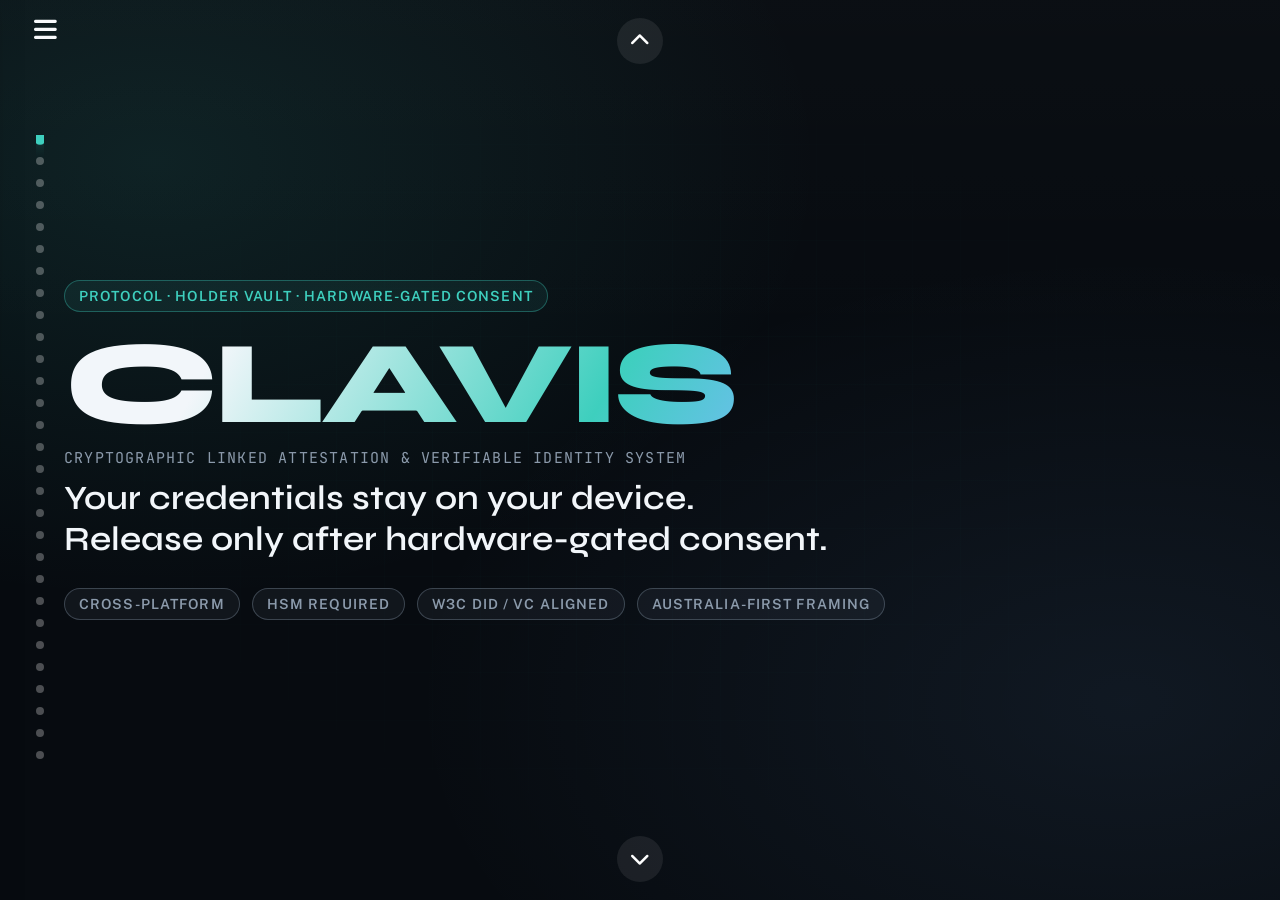
<file: slides/index.html>
<!DOCTYPE html>
<html lang="en">
<head>
    <meta charset="UTF-8">
    <meta name="viewport" content="width=device-width, initial-scale=1.0">
    <title>CLAVIS — Cryptographic Linked Attestation &amp; Verifiable Identity System</title>
    <link rel="preconnect" href="https://fonts.googleapis.com">
    <link rel="preconnect" href="https://fonts.gstatic.com" crossorigin>
    <link href="https://fonts.googleapis.com/css2?family=JetBrains+Mono:wght@400;600&family=Public+Sans:wght@400;500;600;700&family=Syne:wght@600;700;800&display=swap" rel="stylesheet">
    <link rel="stylesheet" href="https://cdnjs.cloudflare.com/ajax/libs/font-awesome/6.5.1/css/all.min.css">
    <link rel="stylesheet" href="style.css">
</head>
<body>

    <!-- 1. Title -->
    <div class="slide-container" id="s01-title" data-short-title="Title">
        <div class="title-layout">
            <span class="badge">Protocol · Holder Vault · Hardware-Gated Consent</span>
            <div class="hero-title">
                <span class="hero-primary">CLAVIS</span>
                <span class="hero-expand">Cryptographic Linked Attestation &amp; Verifiable Identity System</span>
                <span class="hero-secondary">Your credentials stay on your device.<br>Release only after hardware-gated consent.</span>
            </div>
            <div class="title-meta">
                <span class="badge muted">Cross-platform</span>
                <span class="badge muted">HSM required</span>
                <span class="badge muted">W3C DID / VC aligned</span>
                <span class="badge muted">Australia-first framing</span>
            </div>
        </div>
    </div>

    <!-- 2. Agenda -->
    <div class="slide-container" id="s02-agenda" data-short-title="Agenda">
        <p class="slide-kicker">Presentation arc</p>
        <h2 class="slide-title">How this deck is structured</h2>
        <p class="subtitle">Not chat chronology — a coherent path from problem → protocol → exchange → proof.</p>
        <div class="content-area">
            <div class="agenda-grid">
                <div class="agenda-item"><span class="agenda-num">01</span><span>Problem (forms, errors, honeypots, pandemic lessons)</span></div>
                <div class="agenda-item"><span class="agenda-num">02</span><span>Solution &amp; trust triangle</span></div>
                <div class="agenda-item"><span class="agenda-num">03</span><span>Platform stance &amp; security model</span></div>
                <div class="agenda-item"><span class="agenda-num">04</span><span>Store, standards, selective disclosure</span></div>
                <div class="agenda-item"><span class="agenda-num">05</span><span>Trust, retention, request model</span></div>
                <div class="agenda-item"><span class="agenda-num">06</span><span>Web &amp; proximity exchange</span></div>
                <div class="agenda-item"><span class="agenda-num">07</span><span>Use cases &amp; PoC criteria</span></div>
                <div class="agenda-item"><span class="agenda-num">08</span><span>Positioning, open questions, close</span></div>
            </div>
        </div>
    </div>

    <!-- 3. What is CLAVIS -->
    <div class="slide-container" id="s03-what" data-short-title="What is CLAVIS">
        <p class="slide-kicker">Definition</p>
        <h2 class="slide-title">What CLAVIS is</h2>
        <p class="subtitle">A cross-platform personal data vault and protocol — not a central identity database.</p>
        <div class="content-area">
            <div class="tiled-content">
                <div class="tile">
                    <div class="icon"><i class="fa-solid fa-vault"></i></div>
                    <h3>Holder vault</h3>
                    <p>Stores passports, medical, financial, education, property, and residential credentials encrypted at rest on the user’s device.</p>
                </div>
                <div class="tile">
                    <div class="icon"><i class="fa-solid fa-microchip"></i></div>
                    <h3>Hardware gate</h3>
                    <p>Signing and decryption keys live in a hardware security module. No HSM → out of scope for the protocol.</p>
                </div>
                <div class="tile">
                    <div class="icon"><i class="fa-solid fa-lock"></i></div>
                    <h3>Consented release</h3>
                    <p>Data leaves only as an encrypted Verifiable Presentation after biometrics / PIN (and step-up MFA when risk is high).</p>
                </div>
            </div>
        </div>
    </div>

    <!-- SECTION: Problem -->
    <div class="slide-container" id="s04-sec-problem" data-short-title="§ Problem">
        <div class="section-divider">
            <span class="section-num">Section 01</span>
            <h2>The problem is structural, not a missing form field</h2>
            <p>Form fatigue, admin burden, data-entry harm, portal honeypots, and purpose-unbound check-ins.</p>
        </div>
    </div>

    <!-- 5. Form fatigue -->
    <div class="slide-container" id="s05-forms" data-short-title="Form fatigue">
        <p class="slide-kicker">Australia-first framing</p>
        <h2 class="slide-title">Form fatigue &amp; admin burden</h2>
        <p class="subtitle">People re-enter the same personal data across paper and digital forms — then organisations re-verify and repair errors.</p>
        <div class="content-area">
            <div class="two-column">
                <div class="bullet-list">
                    <ul>
                        <li><i class="fa-solid fa-file-lines"></i> Repeated identity, address, insurance, and history capture across healthcare, finance, hospitality, and government.</li>
                        <li><i class="fa-solid fa-user-clock"></i> Manual verification and correction consume skilled labour that should be clinical or analytical work.</li>
                        <li><i class="fa-solid fa-chart-line"></i> Admin friction compounds into a national productivity drag — not just user annoyance.</li>
                    </ul>
                </div>
                <div class="panel">
                    <h3>What CLAVIS changes</h3>
                    <p>Replace “type it again” with a hardware-gated presentation of already-attested credentials — once consented, fields arrive in the verifier’s native schema.</p>
                    <p class="speculate">Figures cited in early notes (e.g. healthcare error costs) are research placeholders from the design chat — treat as illustrative until owner-validated sources are locked.</p>
                </div>
            </div>
        </div>
    </div>

    <!-- 6. Healthcare errors -->
    <div class="slide-container" id="s06-health-errors" data-short-title="Healthcare errors">
        <p class="slide-kicker">High-stakes domain</p>
        <h2 class="slide-title">Healthcare: errors at the front door</h2>
        <p class="subtitle">Wrong allergies, medications, or identifiers at admission are not paperwork problems — they are clinical risk.</p>
        <div class="content-area">
            <div class="tiled-content">
                <div class="tile alert">
                    <div class="icon"><i class="fa-solid fa-triangle-exclamation"></i></div>
                    <h3>Transcription risk</h3>
                    <p>Hand-copied or re-keyed fields introduce silent corruption into the chart.</p>
                </div>
                <div class="tile alert">
                    <div class="icon"><i class="fa-solid fa-stethoscope"></i></div>
                    <h3>Stale copies</h3>
                    <p>Portal PDFs and prior admissions may not reflect the issuer’s current attestation.</p>
                </div>
                <div class="tile ok">
                    <div class="icon"><i class="fa-solid fa-shield-heart"></i></div>
                    <h3>CLAVIS response</h3>
                    <p>Issuer-signed semantic credentials (e.g. FHIR-shaped) presented selectively under patient control.</p>
                </div>
            </div>
        </div>
    </div>

    <!-- 7. Honeypots -->
    <div class="slide-container" id="s07-honeypots" data-short-title="Honeypots">
        <p class="slide-kicker">Rental &amp; portals</p>
        <h2 class="slide-title">Document honeypots</h2>
        <p class="subtitle">“Upload your passport PDF” creates concentrated, long-lived copies — even for unsuccessful applications.</p>
        <div class="content-area">
            <div class="compare">
                <div class="compare-col bad">
                    <h3>Today</h3>
                    <ul>
                        <li>Millions of IDs sit on a few portals</li>
                        <li>Agencies retain copies for years</li>
                        <li>Breach surface is the whole archive</li>
                        <li>Applicant loses practical control</li>
                    </ul>
                </div>
                <div class="compare-col good">
                    <h3>With CLAVIS</h3>
                    <ul>
                        <li>Credentials remain on the holder device</li>
                        <li>Verifier gets a purpose-bound presentation</li>
                        <li>Proofs (e.g. income threshold) replace bulk PDFs</li>
                        <li>Retention contract + deletion certificate</li>
                    </ul>
                </div>
            </div>
        </div>
    </div>

    <!-- 8. Pandemic -->
    <div class="slide-container" id="s08-pandemic" data-short-title="Pandemic lessons">
        <p class="slide-kicker">Structural privacy</p>
        <h2 class="slide-title">Pandemic check-ins: the lesson</h2>
        <p class="subtitle">Emergency QR systems collected identity without purpose binding — trust eroded when data was reused beyond health.</p>
        <div class="content-area">
            <div class="tiled-content">
                <div class="tile warn">
                    <div class="icon"><i class="fa-solid fa-eye"></i></div>
                    <h3>Surveillance creep</h3>
                    <p>Check-in data accessed for non-health investigations in several Australian jurisdictions — public trust damage.</p>
                </div>
                <div class="tile warn">
                    <div class="icon"><i class="fa-solid fa-puzzle-piece"></i></div>
                    <h3>Third-party sprawl</h3>
                    <p>Unverified venue apps created fragmented honeypots of names and phones.</p>
                </div>
                <div class="tile">
                    <div class="icon"><i class="fa-solid fa-link"></i></div>
                    <h3>Design fix</h3>
                    <p>Cryptographic purpose binding, ephemeral handshakes, and verification-over-collection (e.g. status tick without storing identity).</p>
                </div>
            </div>
        </div>
    </div>

    <!-- SECTION: Solution -->
    <div class="slide-container" id="s09-sec-solution" data-short-title="§ Solution">
        <div class="section-divider">
            <span class="section-num">Section 02</span>
            <h2>Solution: a holder vault in a standards trust triangle</h2>
            <p>Encrypt locally. Gate with hardware. Present selectively. Never mass-export plaintext.</p>
        </div>
    </div>

    <!-- 10. Solution overview -->
    <div class="slide-container" id="s10-solution" data-short-title="Solution overview">
        <p class="slide-kicker">In one picture</p>
        <h2 class="slide-title">Solution overview</h2>
        <div class="content-area">
            <div class="flow-row">
                <div class="flow-step">
                    <div class="step-num">01</div>
                    <h3>Store</h3>
                    <p>Encrypted credentials at rest; keys in HSM / TEE / Secure Enclave / TPM.</p>
                </div>
                <span class="flow-arrow"><i class="fa-solid fa-chevron-right"></i></span>
                <div class="flow-step">
                    <div class="step-num">02</div>
                    <h3>Request</h3>
                    <p>Verifier sends signed request: fields, purpose, retention.</p>
                </div>
                <span class="flow-arrow"><i class="fa-solid fa-chevron-right"></i></span>
                <div class="flow-step">
                    <div class="step-num">03</div>
                    <h3>Authorize</h3>
                    <p>User sees trust tier + anomaly flags; biometric / PIN unlocks key use.</p>
                </div>
                <span class="flow-arrow"><i class="fa-solid fa-chevron-right"></i></span>
                <div class="flow-step">
                    <div class="step-num">04</div>
                    <h3>Present</h3>
                    <p>Encrypted Verifiable Presentation to verifier only — audited locally.</p>
                </div>
            </div>
        </div>
    </div>

    <!-- 11. Trust triangle -->
    <div class="slide-container" id="s11-triangle" data-short-title="Trust triangle">
        <p class="slide-kicker">DID / VC roles</p>
        <h2 class="slide-title">Trust triangle + Registry</h2>
        <p class="subtitle">CLAVIS is the Holder. Issuers attest. Verifiers request. The Registry ranks who is asking.</p>
        <div class="content-area">
            <div class="roles-grid">
                <div class="role-card">
                    <div class="icon"><i class="fa-solid fa-stamp"></i></div>
                    <h3>Issuer</h3>
                    <p>Clinic, bank, licensed professional, agency — signs credentials.</p>
                </div>
                <div class="role-card holder">
                    <div class="icon"><i class="fa-solid fa-mobile-screen"></i></div>
                    <h3>Holder</h3>
                    <p>CLAVIS vault on the user’s device — stores, discloses, audits.</p>
                </div>
                <div class="role-card">
                    <div class="icon"><i class="fa-solid fa-building"></i></div>
                    <h3>Verifier</h3>
                    <p>App, site, or terminal requesting a presentation.</p>
                </div>
                <div class="role-card">
                    <div class="icon"><i class="fa-solid fa-address-book"></i></div>
                    <h3>Registry</h3>
                    <p>Trust directory: Trusted / Registered / Non-Registered.</p>
                </div>
            </div>
        </div>
    </div>

    <!-- 12. Data taxonomy -->
    <div class="slide-container" id="s12-taxonomy" data-short-title="Data types">
        <p class="slide-kicker">What the vault holds</p>
        <h2 class="slide-title">Credential taxonomy</h2>
        <div class="content-area">
            <div class="table-layout">
                <table>
                    <thead>
                        <tr><th>Category</th><th>Examples</th><th>Typical schemas</th></tr>
                    </thead>
                    <tbody>
                        <tr><td><strong>Personal</strong></td><td>Name, DOB, contacts, photo</td><td>Schema.org Person</td></tr>
                        <tr><td><strong>Medical</strong></td><td>Allergies, immunisations, labs</td><td>HL7 FHIR</td></tr>
                        <tr><td><strong>Financial</strong></td><td>Accounts, income attestations</td><td>CDR / ISO 20022</td></tr>
                        <tr><td><strong>Education</strong></td><td>Degrees, certifications</td><td>Open Badges / ELM</td></tr>
                        <tr><td><strong>Property</strong></td><td>Title, ownership proofs</td><td>Domain-specific + Schema.org</td></tr>
                        <tr><td><strong>Residential</strong></td><td>Lease, tenancy history</td><td>Lease / tenancy attestations</td></tr>
                    </tbody>
                </table>
            </div>
        </div>
    </div>

    <!-- SECTION: Platform & security -->
    <div class="slide-container" id="s13-sec-platform" data-short-title="§ Platform">
        <div class="section-divider">
            <span class="section-num">Section 03</span>
            <h2>Cross-platform by design. Hardware is non-negotiable.</h2>
            <p>Early Android-only framing was a draft mistake. The protocol is platform-independent.</p>
        </div>
    </div>

    <!-- 14. Platform -->
    <div class="slide-container" id="s14-platform" data-short-title="Platform stance">
        <p class="slide-kicker">Critical correction</p>
        <h2 class="slide-title">Platform stance</h2>
        <p class="subtitle">Target: Android, iOS, Linux, Windows (and equivalents). Devices without hardware-backed crypto are out of scope.</p>
        <div class="content-area">
            <div class="platform-row">
                <div class="platform-chip">
                    <div class="icon"><i class="fa-brands fa-android"></i></div>
                    <strong>Android</strong>
                    <span>Keystore / StrongBox</span>
                </div>
                <div class="platform-chip">
                    <div class="icon"><i class="fa-brands fa-apple"></i></div>
                    <strong>iOS</strong>
                    <span>Secure Enclave</span>
                </div>
                <div class="platform-chip">
                    <div class="icon"><i class="fa-brands fa-linux"></i></div>
                    <strong>Linux</strong>
                    <span>TEE / TPM path</span>
                </div>
                <div class="platform-chip">
                    <div class="icon"><i class="fa-brands fa-windows"></i></div>
                    <strong>Windows</strong>
                    <span>TPM / platform crypto</span>
                </div>
            </div>
            <div class="panel">
                <p style="margin:0;font-size:20px;">APIs differ; the protocol does not. Canvas titles like “Secure Android Data Vault” are historical draft language — not product scope.</p>
            </div>
        </div>
    </div>

    <!-- 15. Security model -->
    <div class="slide-container" id="s15-security" data-short-title="Security model">
        <p class="slide-kicker">Hard principles</p>
        <h2 class="slide-title">Security model</h2>
        <div class="content-area">
            <div class="tiled-content">
                <div class="tile">
                    <div class="icon"><i class="fa-solid fa-key"></i></div>
                    <h3>Keys in HSM</h3>
                    <p>Signing / unwrap keys are non-exportable. Identity presentations cannot be cloned to non-TEE devices.</p>
                </div>
                <div class="tile">
                    <div class="icon"><i class="fa-solid fa-database"></i></div>
                    <h3>Encrypted at rest</h3>
                    <p>Credentials never sit as plaintext on disk. Decrypt only for an authorised presentation, then wipe memory.</p>
                </div>
                <div class="tile">
                    <div class="icon"><i class="fa-solid fa-ban"></i></div>
                    <h3>No mass export</h3>
                    <p>Protocol forbids bulk plaintext dump. Release is per-request, encrypted to the verifier’s key.</p>
                </div>
                <div class="tile">
                    <div class="icon"><i class="fa-solid fa-clipboard-list"></i></div>
                    <h3>Local audit</h3>
                    <p>Immutable receipt of demand: who, what, when, purpose, retention — held by the holder.</p>
                </div>
            </div>
        </div>
    </div>

    <!-- 16. Hardware gate -->
    <div class="slide-container" id="s16-hw-gate" data-short-title="Hardware gate">
        <p class="slide-kicker">Subject authorization</p>
        <h2 class="slide-title">The hardware gate</h2>
        <p class="subtitle">The HSM releases key use only after successful user verification — biometrics and/or PIN.</p>
        <div class="content-area">
            <div class="two-column equal">
                <div class="panel">
                    <h3>Baseline</h3>
                    <ul>
                        <li>Show verifier identity + trust tier</li>
                        <li>Show requested fields + purpose + retention</li>
                        <li>User verification unlocks signing / decrypt</li>
                    </ul>
                </div>
                <div class="panel">
                    <h3>Step-up MFA</h3>
                    <ul>
                        <li>Triggered for higher-risk transfers</li>
                        <li>Especially to Registered (not Trusted) operators</li>
                        <li>e.g. biometric + PIN before medical / financial release</li>
                    </ul>
                </div>
            </div>
        </div>
    </div>

    <!-- 17. Face-to-data -->
    <div class="slide-container" id="s17-face" data-short-title="Face-to-data">
        <p class="slide-kicker">In-person assurance</p>
        <h2 class="slide-title">Face-to-data binding</h2>
        <p class="subtitle">A phone can be handed over. A photo bound into the credential tree makes physical impersonation harder.</p>
        <div class="content-area">
            <div class="two-column">
                <div class="bullet-list">
                    <ul>
                        <li><i class="fa-solid fa-id-card"></i> Portrait is part of the Verifiable Credential / Merkle structure — not a loose JPEG.</li>
                        <li><i class="fa-solid fa-check-double"></i> Verifier receives fields + photo + proof; first validates crypto, then visually matches the person.</li>
                        <li><i class="fa-solid fa-image"></i> PoC nuance: tree may hold a high-res hash while a thumbnail travels for fast display.</li>
                    </ul>
                </div>
                <div class="tile">
                    <div class="icon"><i class="fa-solid fa-user-check"></i></div>
                    <h3>Human factor</h3>
                    <p>CLAVIS protects the identification act itself: the face on the verifier screen is cryptographically tethered to the attested fields.</p>
                </div>
            </div>
        </div>
    </div>

    <!-- SECTION: Store & standards -->
    <div class="slide-container" id="s18-sec-store" data-short-title="§ Store &amp; standards">
        <div class="section-divider">
            <span class="section-num">Section 04</span>
            <h2>No honeypot database. Speak the verifier’s language.</h2>
            <p>Index + containers. Industry schemas. Selective disclosure.</p>
        </div>
    </div>

    <!-- 19. Data store -->
    <div class="slide-container" id="s19-store" data-short-title="Data store">
        <p class="slide-kicker">Encrypted Document Store</p>
        <h2 class="slide-title">Index + per-document containers</h2>
        <p class="subtitle">Not one relational dump of every passport and lab result.</p>
        <div class="content-area">
            <div class="store-diagram">
                <div class="index-box">
                    <h3>Encrypted index</h3>
                    <p>UI metadata only: doc id, type, title, issue date. No PII payload. Unlocked to paint the home screen.</p>
                    <p style="margin-top:16px;color:var(--muted);font-size:16px;">Platform example: encrypted preferences / secure store — not a product lock-in.</p>
                </div>
                <div class="blob-grid">
                    <h3>Document containers</h3>
                    <div class="blob-list" style="margin-top:12px;">
                        <div class="blob"><strong>BLOB</strong>Passport VC</div>
                        <div class="blob"><strong>BLOB</strong>FHIR Patient</div>
                        <div class="blob"><strong>BLOB</strong>Income attest.</div>
                        <div class="blob"><strong>BLOB</strong>Lease attest.</div>
                    </div>
                    <p style="margin-top:14px;font-size:16px;color:var(--muted);">Lazy decrypt one container at a time → present → wipe RAM. Deleting a file is Right-to-be-Forgotten at the filesystem.</p>
                </div>
            </div>
        </div>
    </div>

    <!-- 20. Why no honeypot DB -->
    <div class="slide-container" id="s20-no-honeypot" data-short-title="Why no central DB">
        <p class="slide-kicker">Architecture thesis</p>
        <h2 class="slide-title">There is no central user database</h2>
        <div class="content-area">
            <div class="tiled-content">
                <div class="tile">
                    <div class="icon"><i class="fa-solid fa-bomb"></i></div>
                    <h3>No single dump</h3>
                    <p>Compromise of one container does not yield the whole archive.</p>
                </div>
                <div class="tile">
                    <div class="icon"><i class="fa-solid fa-code"></i></div>
                    <h3>Native VCs</h3>
                    <p>Store original JSON-LD — avoid remapping passport fields into SQL tables.</p>
                </div>
                <div class="tile">
                    <div class="icon"><i class="fa-solid fa-trash-can"></i></div>
                    <h3>Deletion that works</h3>
                    <p>Physical file removal beats scrubbing indexes across a monolithic DB.</p>
                </div>
            </div>
        </div>
    </div>

    <!-- 21. Standards -->
    <div class="slide-container" id="s21-standards" data-short-title="Standards">
        <p class="slide-kicker">Zero-mapping intent</p>
        <h2 class="slide-title">Standards over proprietary fields</h2>
        <p class="subtitle">CLAVIS speaks Schema.org, FHIR, CDR / ISO 20022 — so verifiers do not invent a “CLAVIS dialect.”</p>
        <div class="content-area">
            <div class="two-column">
                <div class="bullet-list">
                    <ul>
                        <li><i class="fa-solid fa-globe"></i> <strong>W3C DID / VC</strong> — trust triangle, presentations, proofs.</li>
                        <li><i class="fa-solid fa-hospital"></i> <strong>HL7 FHIR</strong> — medical resources hospitals already parse.</li>
                        <li><i class="fa-solid fa-building-columns"></i> <strong>CDR / ISO 20022</strong> — finance-shaped payloads.</li>
                        <li><i class="fa-solid fa-graduation-cap"></i> <strong>Open Badges / ELM</strong> — education credentials.</li>
                    </ul>
                </div>
                <div class="panel">
                    <h3>Zero-mapping</h3>
                    <p>Verifier engineers use standard libraries. <code>familyName</code> means the same thing in the vault and in their system.</p>
                    <p style="margin-top:12px;color:var(--muted);font-size:17px;">New domains add a <code>@context</code> — not a fork of the vault architecture.</p>
                </div>
            </div>
        </div>
    </div>

    <!-- 22. JSON-LD example -->
    <div class="slide-container" id="s22-jsonld" data-short-title="Semantic payload">
        <p class="slide-kicker">Illustrative shape</p>
        <h2 class="slide-title">Semantic credential (medical sketch)</h2>
        <p class="subtitle">Working example for specialists — not a locked schema.</p>
        <div class="content-area">
            <div class="two-column">
                <div>
                    <ul>
                        <li><strong>@context</strong> binds W3C VC + FHIR vocabulary.</li>
                        <li><strong>DIDs</strong> identify issuer and subject.</li>
                        <li><strong>Proof</strong> can anchor a Merkle root so redacted leaves remain verifiable.</li>
                    </ul>
                    <p class="speculate">Exact proof type names and DID methods remain design-open; this slide shows intent, not a ratified crypto profile.</p>
                </div>
                <div class="terminal-box">
                    <div class="terminal-header">medical_credential.sketch.json</div>
                    <pre><code>{
  "@context": [
    "https://www.w3.org/2018/credentials/v1",
    "https://hl7.org/fhir/..."
  ],
  "type": ["VerifiableCredential", "MedicalRecord"],
  "issuer": "did:example:health-org",
  "credentialSubject": {
    "id": "did:example:patient",
    "resourceType": "Patient",
    "bloodType": "A+",
    "allergies": ["penicillin"]
  },
  "proof": {
    "type": "MerkleTreeProof",
    "merkleRoot": "a7b8…d3c4"
  }
}</code></pre>
                </div>
            </div>
        </div>
    </div>

    <!-- 23. Selective disclosure -->
    <div class="slide-container" id="s23-selective" data-short-title="Selective disclosure">
        <p class="slide-kicker">Data minimisation</p>
        <h2 class="slide-title">Selective disclosure (Merkle)</h2>
        <p class="subtitle">Issuer signs the root. Holder reveals only needed leaves — with proofs for the rest.</p>
        <div class="content-area">
            <div class="two-column">
                <div>
                    <ul>
                        <li>One full encrypted document; many possible presentations.</li>
                        <li>Car rental needs name + licence entitlement — not home address or medical restrictions.</li>
                        <li>Aligns with GDPR / Australian Privacy Principles minimisation.</li>
                    </ul>
                </div>
                <div class="merkle-visual">
                    <div class="tree-root">Merkle Root (issuer-signed)</div>
                    <div class="tree-branches">
                        <div class="branch exposed">Name — revealed</div>
                        <div class="branch exposed">Licence class — revealed</div>
                        <div class="branch hidden">Home address — withheld</div>
                        <div class="branch hidden">Medical notes — withheld</div>
                    </div>
                </div>
            </div>
        </div>
    </div>

    <!-- 24. ZKP future -->
    <div class="slide-container" id="s24-zkp" data-short-title="ZKP path">
        <p class="slide-kicker">Roadmap · speculative depth</p>
        <h2 class="slide-title">Beyond Merkle: predicate proofs</h2>
        <p class="subtitle">Merkle still reveals the unredacted raw value. True “over 18” without DOB needs ZKP / BBS+-class signatures.</p>
        <div class="content-area">
            <div class="two-column equal">
                <div class="tile">
                    <h3>Near-term PoC</h3>
                    <p>Merkle selective disclosure is enough to prove the privacy granularity thesis.</p>
                </div>
                <div class="tile warn">
                    <h3>Later upgrade path</h3>
                    <p class="speculate">Architecture should not block BBS+ / ZKP later — unlinkability and predicates are desirable, not PoC-critical. Marked speculative until chosen.</p>
                </div>
            </div>
        </div>
    </div>

    <!-- SECTION: Trust & retention -->
    <div class="slide-container" id="s25-sec-trust" data-short-title="§ Trust &amp; retention">
        <div class="section-divider">
            <span class="section-num">Section 05</span>
            <h2>Who is asking, why, and for how long?</h2>
            <p>Operator tiers, domain affinity, purpose binding, deletion certificates.</p>
        </div>
    </div>

    <!-- 26. Trust hierarchy -->
    <div class="slide-container" id="s26-trust" data-short-title="Trust hierarchy">
        <p class="slide-kicker">Operator Trust Hierarchy</p>
        <h2 class="slide-title">Verifier trust tiers</h2>
        <p class="subtitle">Every verifier has a CLAVIS DID. The Holder resolves it against the Registry before consent UI.</p>
        <div class="content-area">
            <div class="trust-tiers">
                <div class="tier trusted">
                    <div class="tier-label">Trusted</div>
                    <h3>Verified professionals</h3>
                    <p>Licensed entities (e.g. AHPRA, AFSL, legal) with statutory privacy duties.</p>
                </div>
                <div class="tier registered">
                    <div class="tier-label">Registered</div>
                    <h3>Identified businesses</h3>
                    <p>Verified ABN/ACN holders with a declared business scope.</p>
                </div>
                <div class="tier nonreg">
                    <div class="tier-label">Non-Registered</div>
                    <h3>Unverified</h3>
                    <p>Hard bands on sensitive data + high-friction warnings in the UI.</p>
                </div>
            </div>
        </div>
    </div>

    <!-- 27. Affinity -->
    <div class="slide-container" id="s27-affinity" data-short-title="Domain affinity">
        <p class="slide-kicker">Contextual authorisation</p>
        <h2 class="slide-title">Domain–data affinity &amp; anomaly flags</h2>
        <p class="subtitle">A financial broker requesting medical fields should feel wrong — the protocol makes that visible.</p>
        <div class="content-area">
            <div class="two-column">
                <div class="tile">
                    <div class="icon"><i class="fa-solid fa-diagram-project"></i></div>
                    <h3>Affinity check</h3>
                    <p>Compare verifier domain / declared scope to requested credential categories before showing a calm consent screen.</p>
                </div>
                <div class="tile alert">
                    <div class="icon"><i class="fa-solid fa-flag"></i></div>
                    <h3>Anomaly flag</h3>
                    <p>Cross-domain overreach lights up in the UI and can force step-up MFA — even if the DID signature verifies.</p>
                </div>
            </div>
        </div>
    </div>

    <!-- 28. Retention -->
    <div class="slide-container" id="s28-retention" data-short-title="Retention contract">
        <p class="slide-kicker">Lifecycle contract</p>
        <h2 class="slide-title">Retention, purpose, deletion</h2>
        <p class="subtitle">Every presentation request carries signed retention metadata — not a vague privacy policy link.</p>
        <div class="content-area">
            <div class="table-layout">
                <table>
                    <thead>
                        <tr><th>Field</th><th>Meaning</th></tr>
                    </thead>
                    <tbody>
                        <tr><td><strong>Retention period</strong></td><td>Ephemeral, limited window, or statutory retention</td></tr>
                        <tr><td><strong>Purpose binding</strong></td><td>Cryptographic commitment to stated use only (e.g. “health check-in”)</td></tr>
                        <tr><td><strong>Certificate of Deletion</strong></td><td>On expiry, verifier returns a signed deletion proof to the holder</td></tr>
                        <tr><td><strong>Revocation request</strong></td><td>Holder can demand erasure; verifier must confirm or cite legal hold</td></tr>
                        <tr><td><strong>Registry consequence</strong></td><td>Missing deletion certificates → retention violation / trust degradation</td></tr>
                    </tbody>
                </table>
            </div>
        </div>
    </div>

    <!-- 29. Dataflow -->
    <div class="slide-container" id="s29-dataflow" data-short-title="Dataflow">
        <p class="slide-kicker">Protocol phases</p>
        <h2 class="slide-title">Logical dataflow</h2>
        <div class="content-area">
            <div class="tiled-content col">
                <div class="tile" style="flex-direction:row;gap:24px;align-items:flex-start;">
                    <div style="min-width:140px;"><strong style="color:var(--accent);font-family:var(--mono);">Phase I</strong><br>Request</div>
                    <p style="margin:0;">Verifier sends DID, required fields, retention policy. Holder verifies DID + domain–data affinity.</p>
                </div>
                <div class="tile" style="flex-direction:row;gap:24px;align-items:flex-start;">
                    <div style="min-width:140px;"><strong style="color:var(--accent);font-family:var(--mono);">Phase II</strong><br>Authorize</div>
                    <p style="margin:0;">UI shows trust status. HSM unlocks after biometric / MFA. Step-up for high-risk Registered operators.</p>
                </div>
                <div class="tile" style="flex-direction:row;gap:24px;align-items:flex-start;">
                    <div style="min-width:140px;"><strong style="color:var(--accent);font-family:var(--mono);">Phase III</strong><br>Present</div>
                    <p style="margin:0;">Hardware-signed VP encrypted to verifier public key. Local immutable audit: who / what / when / expiry.</p>
                </div>
            </div>
        </div>
    </div>

    <!-- 30. Signed requests -->
    <div class="slide-container" id="s30-signed" data-short-title="Signed requests">
        <p class="slide-kicker">Mutual accountability</p>
        <h2 class="slide-title">Signed dynamic requests</h2>
        <p class="subtitle">The verifier does not “ask casually” — it issues a signed obligation. Non-repudiation for both sides.</p>
        <div class="content-area">
            <div class="two-column">
                <div class="bullet-list">
                    <ul>
                        <li><i class="fa-solid fa-file-signature"></i> Organisation long-term cert + per-transaction signature.</li>
                        <li><i class="fa-solid fa-clock"></i> Dynamic JWT/JWS fields: <code>iat</code>, <code>exp</code>, <code>nonce</code>, <code>aud</code>.</li>
                        <li><i class="fa-solid fa-shield"></i> Stops replay / phishing reuse of stale request QR links.</li>
                        <li><i class="fa-solid fa-scale-balanced"></i> Holder keeps cryptographic receipt of demand.</li>
                    </ul>
                </div>
                <div class="panel">
                    <h3>Why it matters</h3>
                    <p>After a leak, the citizen can prove Clinic X requested fields A &amp; B for purpose C on date D — and Clinic X cannot claim the user volunteered them unsolicited.</p>
                </div>
            </div>
        </div>
    </div>

    <!-- 31. Static manifests -->
    <div class="slide-container" id="s31-static" data-short-title="Static manifests">
        <p class="slide-kicker">Adoption ladder</p>
        <h2 class="slide-title">Dynamic vs static manifests</h2>
        <p class="subtitle">High-stakes verifiers get short-lived signed requests. Low-stakes sites can host a one-time signed well-known file.</p>
        <div class="content-area">
            <div class="compare">
                <div class="compare-col good">
                    <h3>Dynamic (high-stakes)</h3>
                    <p>Banks, clinics, government. SDK mints per-session JWT. UI: protected session.</p>
                </div>
                <div class="compare-col">
                    <h3>Static (low-stakes)</h3>
                    <p><code>/.well-known/clavis/manifest.json</code> signed once. Nickname / age-over-18 class fields. UI: basic verification. Replay risk → hard-limit away from sensitive PII.</p>
                </div>
            </div>
        </div>
    </div>

    <!-- SECTION: Channels -->
    <div class="slide-container" id="s32-sec-channels" data-short-title="§ Channels">
        <div class="section-divider">
            <span class="section-num">Section 06</span>
            <h2>Web handshake and proximity exchange</h2>
            <p>Compliant sites, legacy form-fill fallback, QR / NFC / BLE, offline ISO 18013-5 style.</p>
        </div>
    </div>

    <!-- 33. Web modes -->
    <div class="slide-container" id="s33-web" data-short-title="Web modes">
        <p class="slide-kicker">Browser / extension path</p>
        <h2 class="slide-title">Compliant handshake vs legacy fill</h2>
        <div class="content-area">
            <div class="two-column equal">
                <div class="tile ok">
                    <div class="icon"><i class="fa-solid fa-handshake"></i></div>
                    <h3>Compliant</h3>
                    <p>Site embeds schema metadata. Extension / client detects it and runs an encrypted vault handshake — full protocol path.</p>
                </div>
                <div class="tile warn">
                    <div class="icon"><i class="fa-solid fa-keyboard"></i></div>
                    <h3>Legacy fallback</h3>
                    <p>Heuristic field mapping + proactive overlay for user confirm. Inject via HTTPS with explicit warning: no encrypted CLAVIS handshake.</p>
                </div>
            </div>
        </div>
    </div>

    <!-- 34. Proximity -->
    <div class="slide-container" id="s34-proximity" data-short-title="Proximity">
        <p class="slide-kicker">In-person channels</p>
        <h2 class="slide-title">QR · NFC · BLE</h2>
        <p class="subtitle">Hospital desks, agencies, and banks need more than a browser.</p>
        <div class="content-area">
            <div class="tiled-content">
                <div class="tile">
                    <div class="icon"><i class="fa-solid fa-qrcode"></i></div>
                    <h3>QR</h3>
                    <p>Verifier shows session QR; holder scans → secure session. Works with a screen or paper stand.</p>
                </div>
                <div class="tile">
                    <div class="icon"><i class="fa-solid fa-wifi"></i></div>
                    <h3>NFC</h3>
                    <p>Tap-to-verify: centimetre-range engagement, pay-like UX, strong physical presence.</p>
                </div>
                <div class="tile">
                    <div class="icon"><i class="fa-brands fa-bluetooth-b"></i></div>
                    <h3>BLE</h3>
                    <p>Larger payloads (e.g. imaging-heavy records) over a short-lived local link when online is weak.</p>
                </div>
            </div>
        </div>
    </div>

    <!-- 35. ISO 18013-5 -->
    <div class="slide-container" id="s35-iso" data-short-title="ISO 18013-5">
        <p class="slide-kicker">Offline-capable</p>
        <h2 class="slide-title">ISO 18013-5 style engagement</h2>
        <p class="subtitle">Two stages: device engagement, then encrypted peer data retrieval — even without cellular.</p>
        <div class="content-area">
            <div class="flow-row">
                <div class="flow-step">
                    <div class="step-num">Engage</div>
                    <h3>NFC tap or QR</h3>
                    <p>Exchange channel parameters; QR may bootstrap an encrypted BLE session.</p>
                </div>
                <span class="flow-arrow"><i class="fa-solid fa-chevron-right"></i></span>
                <div class="flow-step">
                    <div class="step-num">Authorize</div>
                    <h3>Biometric gate</h3>
                    <p>User confirms verifier + fields on-device before any payload leaves.</p>
                </div>
                <span class="flow-arrow"><i class="fa-solid fa-chevron-right"></i></span>
                <div class="flow-step">
                    <div class="step-num">Retrieve</div>
                    <h3>P2P encrypted</h3>
                    <p>Session keys die after the check. Basement wards and remote sites still work.</p>
                </div>
            </div>
            <p class="footnote">Smartphone as next-gen smart card — agencies upgrade terminals/software, not plastic inventory.</p>
        </div>
    </div>

    <!-- SECTION: Use cases -->
    <div class="slide-container" id="s36-sec-usecases" data-short-title="§ Use cases">
        <div class="section-divider">
            <span class="section-num">Section 07</span>
            <h2>Prove it where it hurts: medical first</h2>
            <p>Then rental sovereignty and government services — not toy bartender demos.</p>
        </div>
    </div>

    <!-- 37. Medical -->
    <div class="slide-container" id="s37-medical" data-short-title="Medical admission">
        <p class="slide-kicker">Primary use case</p>
        <h2 class="slide-title">Zero-error healthcare admission</h2>
        <div class="content-area">
            <div class="two-column">
                <div class="bullet-list">
                    <ul>
                        <li><i class="fa-solid fa-hospital-user"></i> Patient presents issuer-signed FHIR-shaped credentials at triage.</li>
                        <li><i class="fa-solid fa-sliders"></i> Selective disclosure: emergency vs routine visit scopes.</li>
                        <li><i class="fa-solid fa-plug"></i> Hospital EHR ingests native resources — no re-typing allergies / blood type.</li>
                        <li><i class="fa-solid fa-user-lock"></i> Sensitive diagnoses stay withheld until the patient expands scope.</li>
                    </ul>
                </div>
                <div class="panel">
                    <h3>Impact intent</h3>
                    <p>Cut registration time. Remove transcription errors on critical fields. Keep patient sovereignty over mental-health and other sensitive nodes.</p>
                    <p class="speculate">Quantitative “90% faster” style claims from draft notes need owner-validated measurement plans before external use.</p>
                </div>
            </div>
        </div>
    </div>

    <!-- 38. Rental -->
    <div class="slide-container" id="s38-rental" data-short-title="Rental market">
        <p class="slide-kicker">Data sovereignty</p>
        <h2 class="slide-title">Transparent rental — end the PDF honeypot</h2>
        <div class="content-area">
            <div class="tiled-content">
                <div class="tile">
                    <div class="icon"><i class="fa-solid fa-house-lock"></i></div>
                    <h3>Identity proof</h3>
                    <p>Agency receives cryptographic confirmation — not a lasting passport scan archive.</p>
                </div>
                <div class="tile">
                    <div class="icon"><i class="fa-solid fa-coins"></i></div>
                    <h3>Income proof</h3>
                    <p>Merkle / predicate path: “income ≥ $X” without exposing every transaction.</p>
                </div>
                <div class="tile">
                    <div class="icon"><i class="fa-solid fa-file-circle-xmark"></i></div>
                    <h3>Retention contract</h3>
                    <p>Rejected applications trigger deletion demand; missing Certificate of Deletion hurts registry standing.</p>
                </div>
            </div>
        </div>
    </div>

    <!-- 39. Government -->
    <div class="slide-container" id="s39-gov" data-short-title="Government">
        <p class="slide-kicker">Public sector</p>
        <h2 class="slide-title">Government &amp; high-assurance services</h2>
        <div class="content-area">
            <div class="two-column equal">
                <div class="tile">
                    <div class="icon"><i class="fa-solid fa-landmark"></i></div>
                    <h3>Service counters</h3>
                    <p>Staff tablets accept NFC/QR presentations with face-to-data match — same pattern as payments terminals.</p>
                </div>
                <div class="tile">
                    <div class="icon"><i class="fa-solid fa-shield-halved"></i></div>
                    <h3>Purpose-bound civic data</h3>
                    <p>Structural privacy lessons from pandemic systems: bind every packet to purpose and expiry by design.</p>
                </div>
            </div>
        </div>
    </div>

    <!-- 40. PoC -->
    <div class="slide-container" id="s40-poc" data-short-title="PoC criteria">
        <p class="slide-kicker">What success looks like</p>
        <h2 class="slide-title">PoC criteria (medical focus)</h2>
        <p class="subtitle">Three theses — not a feature farm.</p>
        <div class="content-area">
            <div class="table-layout">
                <table>
                    <thead>
                        <tr><th>Thesis</th><th>Demonstration</th></tr>
                    </thead>
                    <tbody>
                        <tr>
                            <td><strong>Hardware-to-data binding</strong></td>
                            <td>Decrypt / sign only via HSM + user auth; hard-fail without hardware crypto</td>
                        </tr>
                        <tr>
                            <td><strong>Selective disclosure</strong></td>
                            <td>Hospital asks blood type; mental-health leaf stays redacted with Merkle proof</td>
                        </tr>
                        <tr>
                            <td><strong>Semantic credentials</strong></td>
                            <td>JSON-LD / VC payload shaped for real FHIR-oriented medical use</td>
                        </tr>
                        <tr>
                            <td><strong>Audit pulse</strong></td>
                            <td>UI shows receipt of demand + retention window after release</td>
                        </tr>
                    </tbody>
                </table>
            </div>
        </div>
    </div>

    <!-- 41. Recovery detour -->
    <div class="slide-container" id="s41-recovery" data-short-title="Recovery / UX">
        <p class="slide-kicker">Detour · open design</p>
        <h2 class="slide-title">Lost device &amp; key recovery</h2>
        <p class="subtitle">Hardware-bound keys are a feature and a UX hazard. Recovery policy must not recreate exportable masters.</p>
        <div class="content-area">
            <div class="tiled-content">
                <div class="tile warn">
                    <div class="icon"><i class="fa-solid fa-triangle-exclamation"></i></div>
                    <h3>Tension</h3>
                    <p>Non-exportable HSM keys mean “restore from cloud backup of private key” is incompatible with the security model.</p>
                </div>
                <div class="tile">
                    <div class="icon"><i class="fa-solid fa-rotate"></i></div>
                    <h3>Likely direction</h3>
                    <p>Re-enrolment + re-issuance from Issuers; encrypted container backup that only unwraps on a new attested HSM after strong identity proof.</p>
                </div>
                <div class="tile">
                    <div class="icon"><i class="fa-solid fa-comments"></i></div>
                    <h3>Status</h3>
                    <p class="speculate">Recovery UX remains an open protocol question from the design chat — not a locked CLAVIS claim yet.</p>
                </div>
            </div>
        </div>
    </div>

    <!-- SECTION: Positioning -->
    <div class="slide-container" id="s42-sec-position" data-short-title="§ Positioning">
        <div class="section-divider">
            <span class="section-num">Section 08</span>
            <h2>Where CLAVIS sits — and what stays open</h2>
            <p>Related ecosystems discussed in chat; speculation clearly marked.</p>
        </div>
    </div>

    <!-- 43. Ecosystem -->
    <div class="slide-container" id="s43-ecosystem" data-short-title="Related ecosystems">
        <p class="slide-kicker">Market context from design chat</p>
        <h2 class="slide-title">Related pieces, not duplicates</h2>
        <div class="content-area">
            <div class="table-layout">
                <table>
                    <thead>
                        <tr><th>Family</th><th>Overlap</th><th>Gap CLAVIS targets</th></tr>
                    </thead>
                    <tbody>
                        <tr>
                            <td><strong>Digital ID wallets</strong></td>
                            <td>TEE IDs, ISO 18013-5 presentment</td>
                            <td>Often limited to official docs — not a general data broker vault</td>
                        </tr>
                        <tr>
                            <td><strong>Password managers</strong></td>
                            <td>Encrypted personal vault UX</td>
                            <td>Not hardware-gated VC presentations to third parties</td>
                        </tr>
                        <tr>
                            <td><strong>Health / CDR apps</strong></td>
                            <td>Sector schemas &amp; consent</td>
                            <td>Siloed; not a universal cross-domain holder protocol</td>
                        </tr>
                    </tbody>
                </table>
            </div>
            <p class="footnote speculate" style="margin-top:18px;">Competitive framing above follows the chat’s market review draft — treat as orientation, not a published competitive claim.</p>
        </div>
    </div>

    <!-- 44. Open questions -->
    <div class="slide-container" id="s44-open" data-short-title="Open questions">
        <p class="slide-kicker">Honest backlog</p>
        <h2 class="slide-title">Open questions</h2>
        <div class="content-area">
            <div class="agenda-grid">
                <div class="agenda-item"><span class="agenda-num">?</span><span>Registry governance (centralised vs federated)</span></div>
                <div class="agenda-item"><span class="agenda-num">?</span><span>Key recovery without weakening HSM binding</span></div>
                <div class="agenda-item"><span class="agenda-num">?</span><span>Exact crypto profile (Merkle now → ZKP later)</span></div>
                <div class="agenda-item"><span class="agenda-num">?</span><span>Revocation privacy (status lists vs phone-home)</span></div>
                <div class="agenda-item"><span class="agenda-num">?</span><span>Static manifest threat model &amp; field allowlists</span></div>
                <div class="agenda-item"><span class="agenda-num">?</span><span>Legal force of Certificate of Deletion</span></div>
                <div class="agenda-item"><span class="agenda-num">?</span><span>Linux/Windows HSM attestation bar for PoC</span></div>
                <div class="agenda-item"><span class="agenda-num">?</span><span>Canvas/draft specs awaiting owner ratification</span></div>
            </div>
        </div>
    </div>

    <!-- 45. Speculative mapping -->
    <div class="slide-container" id="s45-speculative" data-short-title="Speculative notes">
        <p class="slide-kicker">Do not over-claim</p>
        <h2 class="slide-title">Speculative / draft-only topics</h2>
        <p class="subtitle">Mentioned in chat or canvas — useful for specialists, not owner-approved requirements.</p>
        <div class="content-area">
            <div class="tiled-content">
                <div class="tile warn">
                    <h3>Assurance mappings</h3>
                    <p class="speculate">NIST AAL3 / FIDO2 alignment discussed as aspiration — needs formal gap analysis.</p>
                </div>
                <div class="tile warn">
                    <h3>Status List 2021</h3>
                    <p class="speculate">Privacy-preserving revocation sketched in drafts; not PoC-critical yet.</p>
                </div>
                <div class="tile warn">
                    <h3>Canvas artefacts</h3>
                    <p class="speculate">All <code>gemini-export/canvas/</code> HTML are unchecked drafts — including Android-centric titles.</p>
                </div>
            </div>
        </div>
    </div>

    <!-- 46. Summary -->
    <div class="slide-container" id="s46-summary" data-short-title="Summary">
        <p class="slide-kicker">Takeaways</p>
        <h2 class="slide-title">CLAVIS in six lines</h2>
        <div class="content-area">
            <div class="bullet-list">
                <ul>
                    <li><i class="fa-solid fa-1"></i> Holder vault: encrypted credentials on-device, never a central honeypot DB.</li>
                    <li><i class="fa-solid fa-2"></i> Hardware mandatory; protocol is cross-platform.</li>
                    <li><i class="fa-solid fa-3"></i> Consent is gated; presentations are encrypted to the verifier.</li>
                    <li><i class="fa-solid fa-4"></i> Standards-native payloads + selective disclosure.</li>
                    <li><i class="fa-solid fa-5"></i> Trust tiers, purpose binding, and deletion accountability.</li>
                    <li><i class="fa-solid fa-6"></i> Prove it in medical / government — then expand.</li>
                </ul>
            </div>
        </div>
    </div>

    <!-- 47. Close -->
    <div class="slide-container" id="s47-close" data-short-title="Close">
        <div class="qa-layout">
            <p class="slide-kicker" style="justify-content:center;text-align:center;">Discussion</p>
            <h2>Questions</h2>
            <p>CLAVIS — credentials stay with the holder.<br>Hardware gates consent. Standards carry the payload.</p>
            <div class="title-meta" style="justify-content:center;margin-top:28px;">
                <span class="badge">DID / VC</span>
                <span class="badge">HSM</span>
                <span class="badge">Selective disclosure</span>
                <span class="badge">Purpose binding</span>
            </div>
        </div>
    </div>

    <button id="menu-toggle" onclick="toggleSidebar()" aria-label="Open slide menu">
        <i class="fa-solid fa-bars"></i>
    </button>

    <div id="sidebar">
        <div class="sidebar-header">
            <div class="sidebar-actions">
                <button id="reorder-toggle" class="sidebar-btn icon-btn" type="button" aria-pressed="false" aria-label="Reorder slides" title="Reorder slides" hidden>
                    <i class="fa-solid fa-pen-to-square"></i>
                </button>
                <button id="reorder-save" class="sidebar-btn is-primary" type="button" hidden>Save</button>
                <button id="reorder-cancel" class="sidebar-btn" type="button" hidden>Cancel</button>
                <button id="reorder-reset" class="sidebar-btn" type="button" hidden>Reset</button>
            </div>
        </div>
        <div id="sidebar-reorder-hint" class="sidebar-reorder-hint" hidden>Drag thumbnails to reorder, then Save.</div>
        <div id="sidebar-status" class="sidebar-status" hidden></div>
        <div id="sidebar-thumbnails"></div>
    </div>

    <div id="dots-container"></div>

    <div class="nav-btn nav-up" onclick="prevSlide()" aria-label="Previous slide"><i class="fa-solid fa-chevron-up"></i></div>
    <div class="nav-btn nav-down" onclick="nextSlide()" aria-label="Next slide"><i class="fa-solid fa-chevron-down"></i></div>

    <script src="script.js"></script>
</body>
</html>
</file>
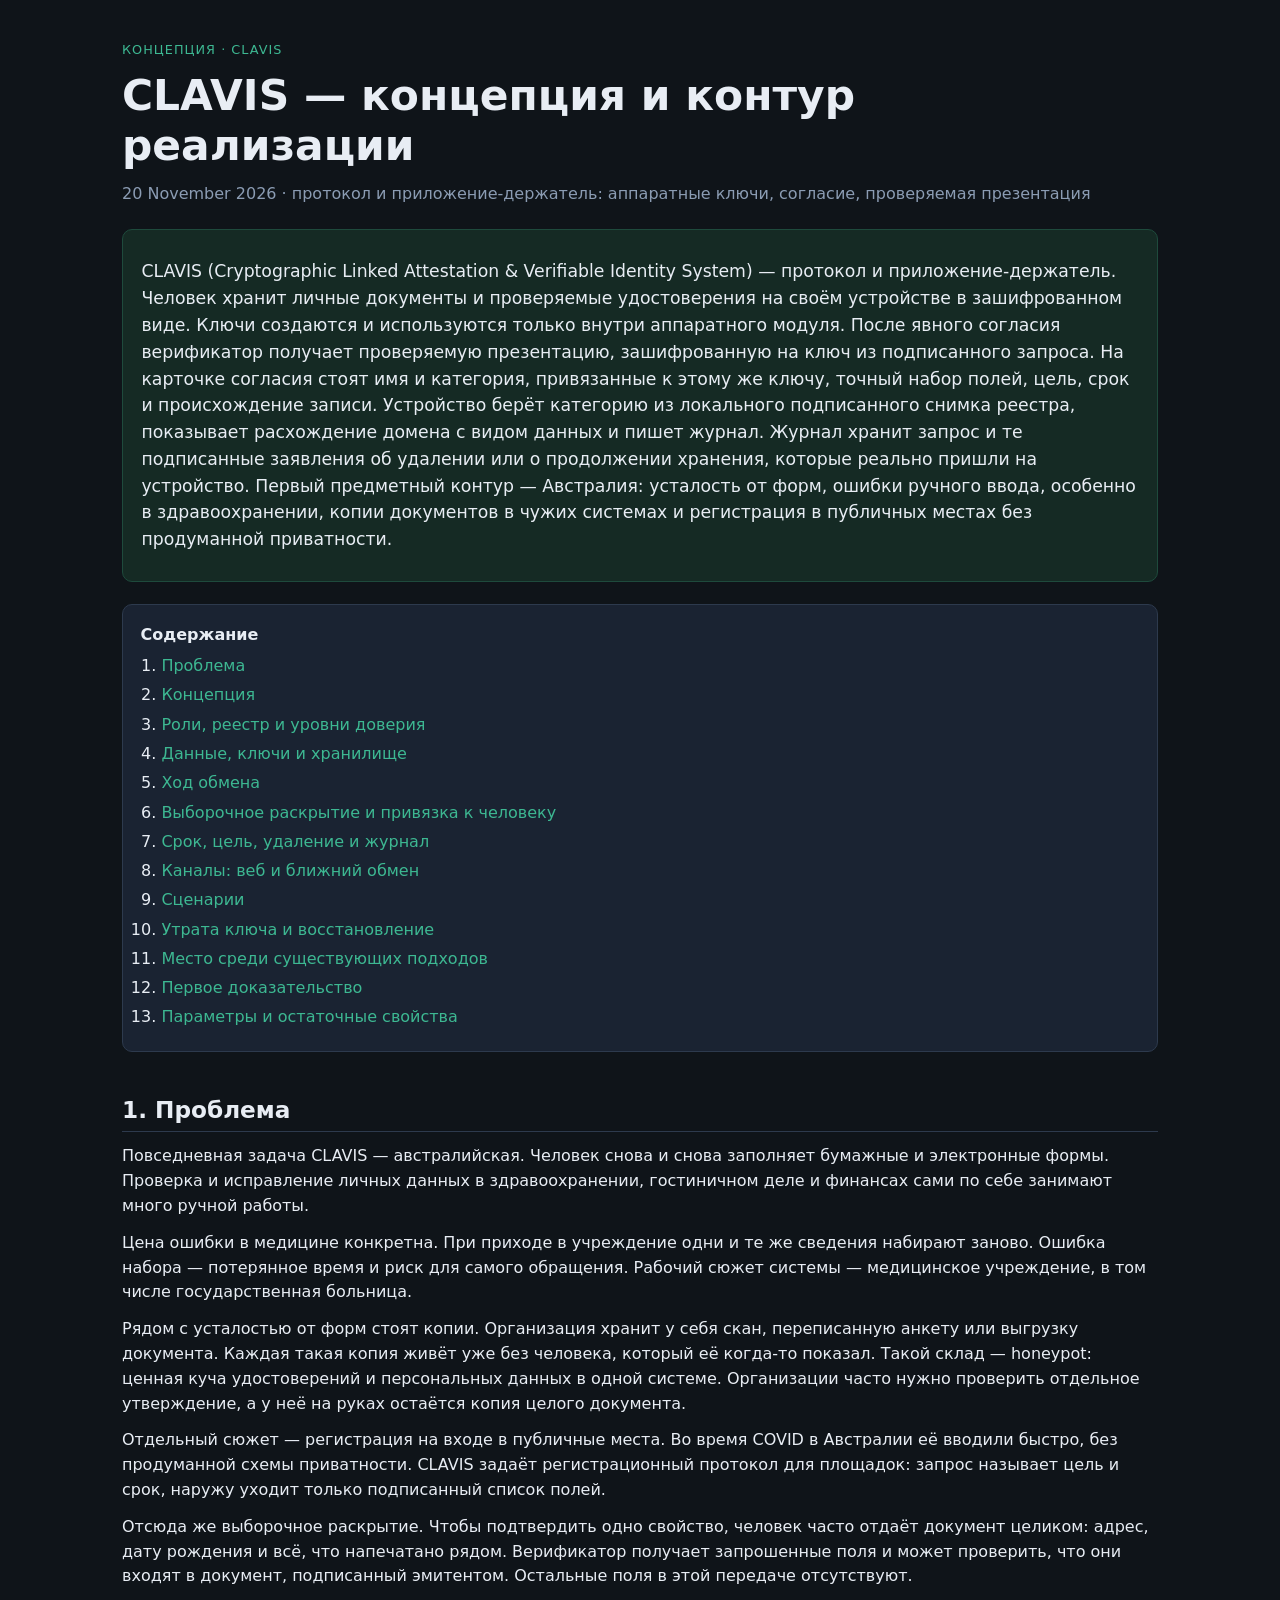
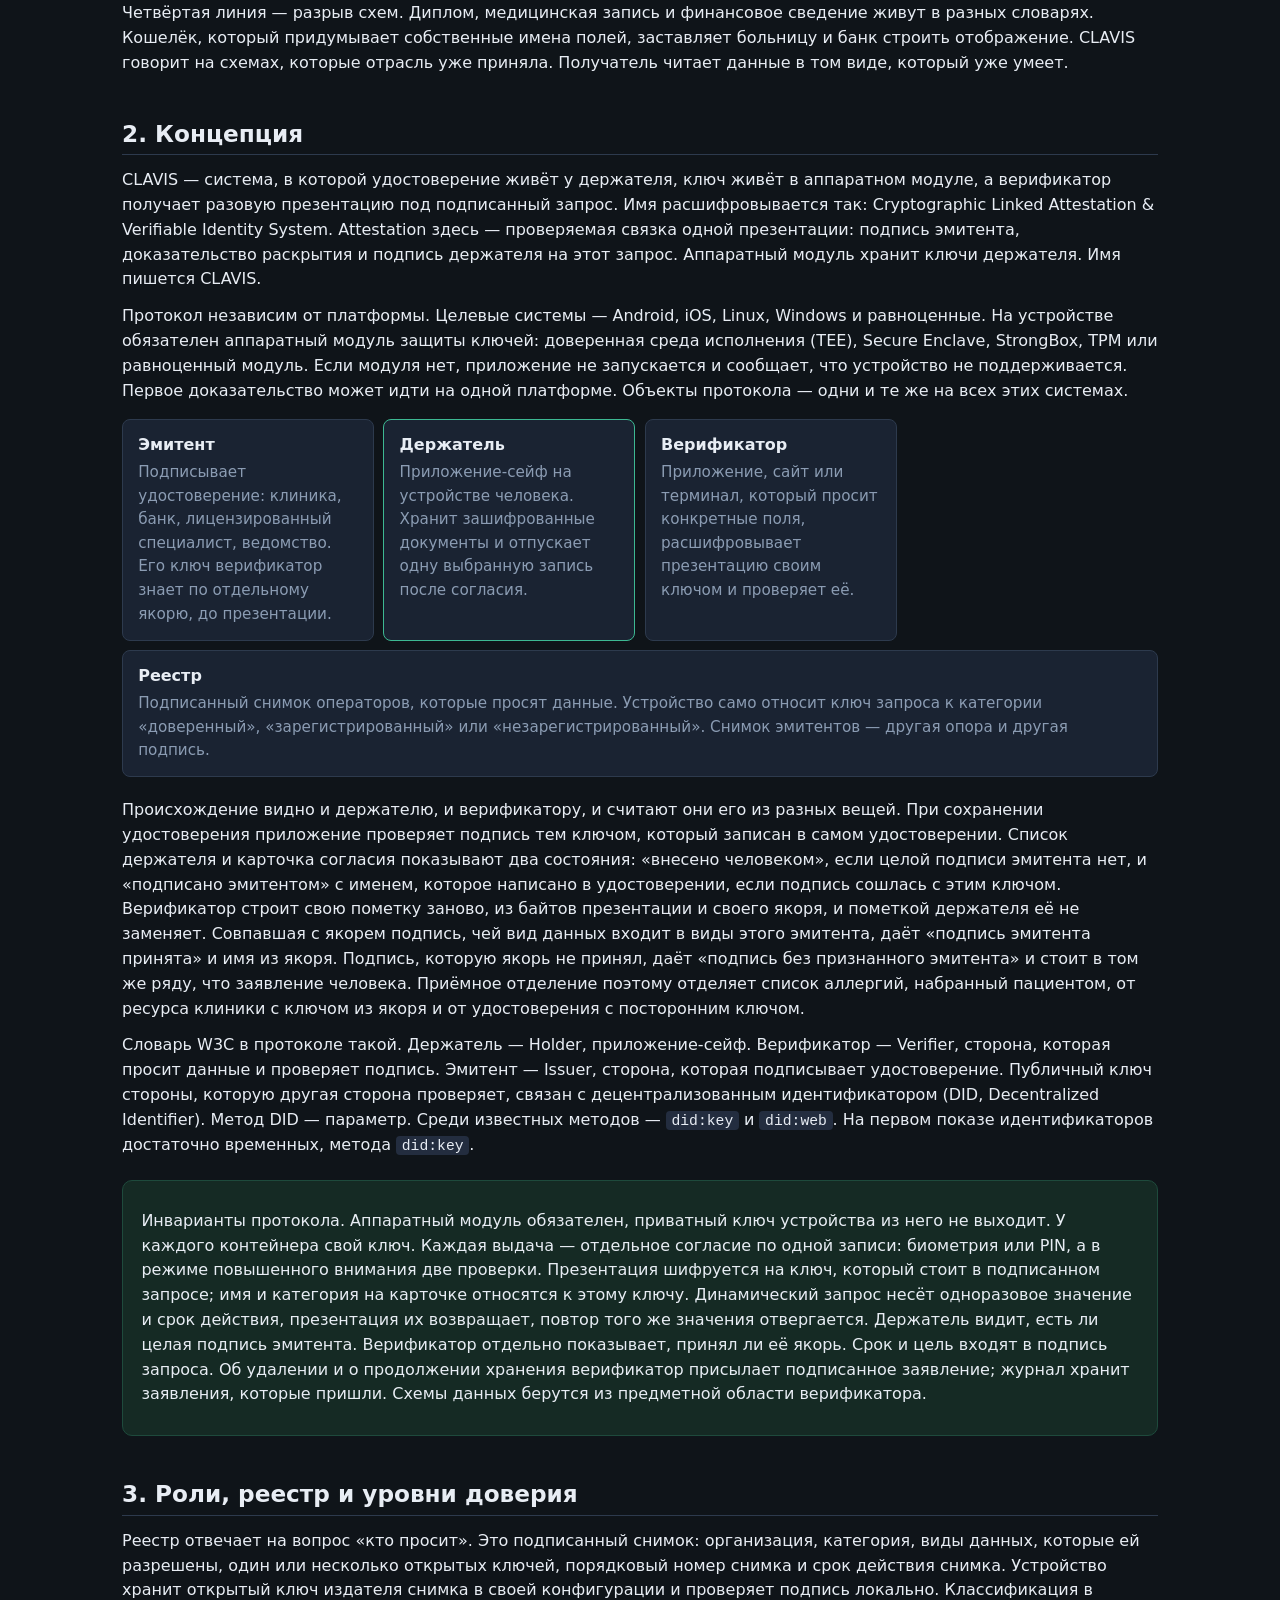
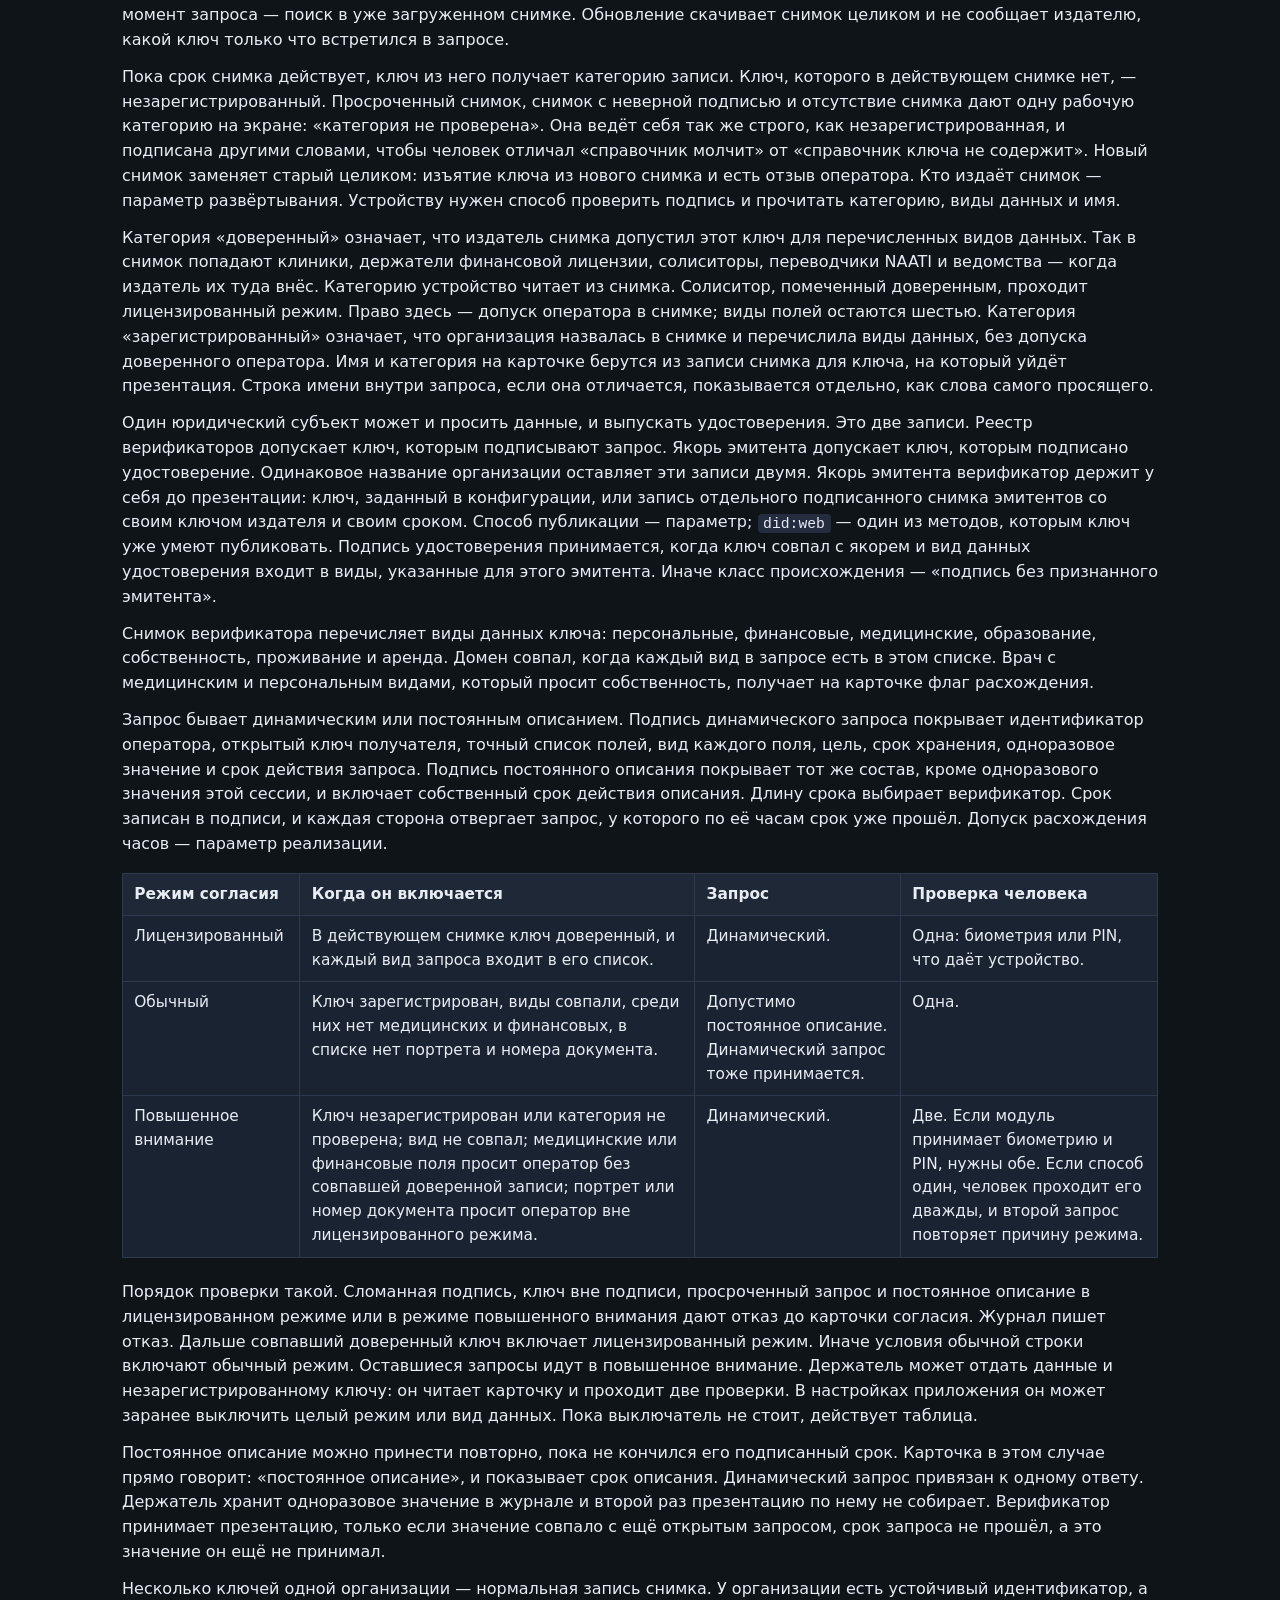
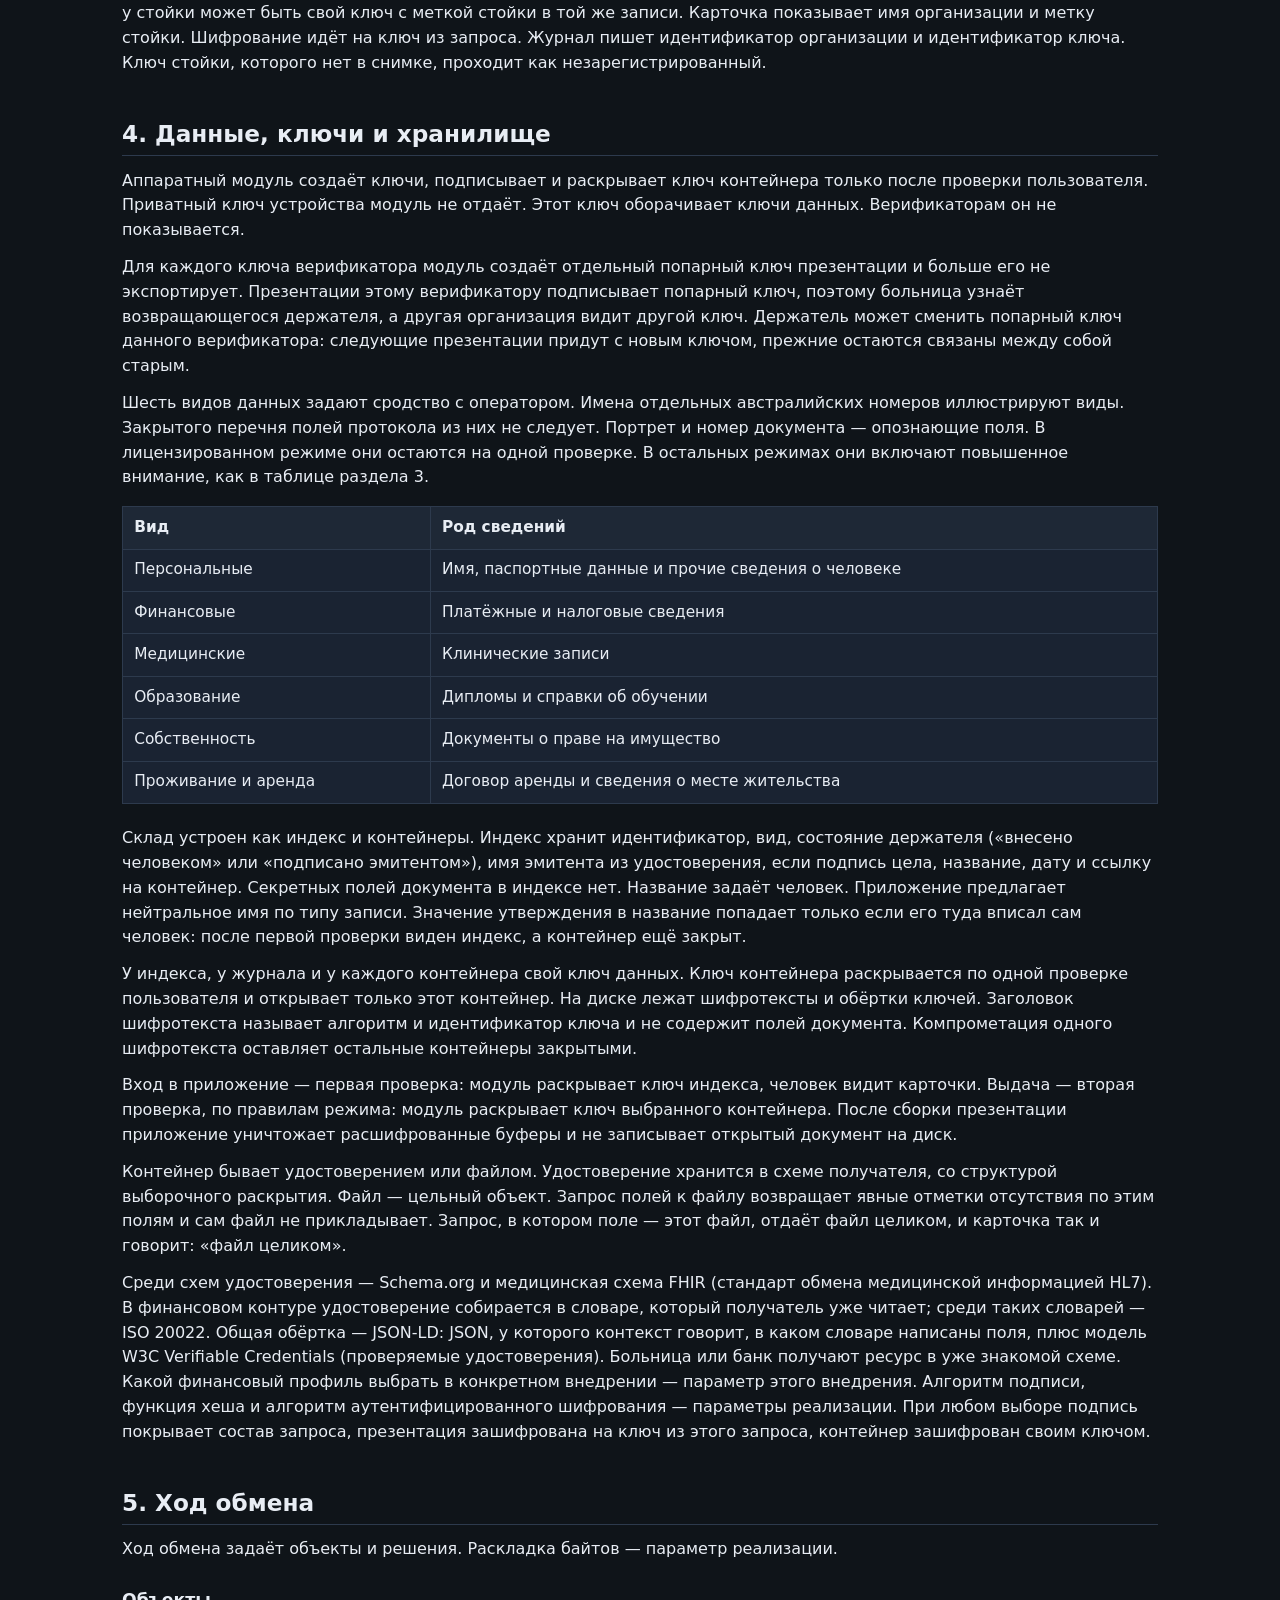
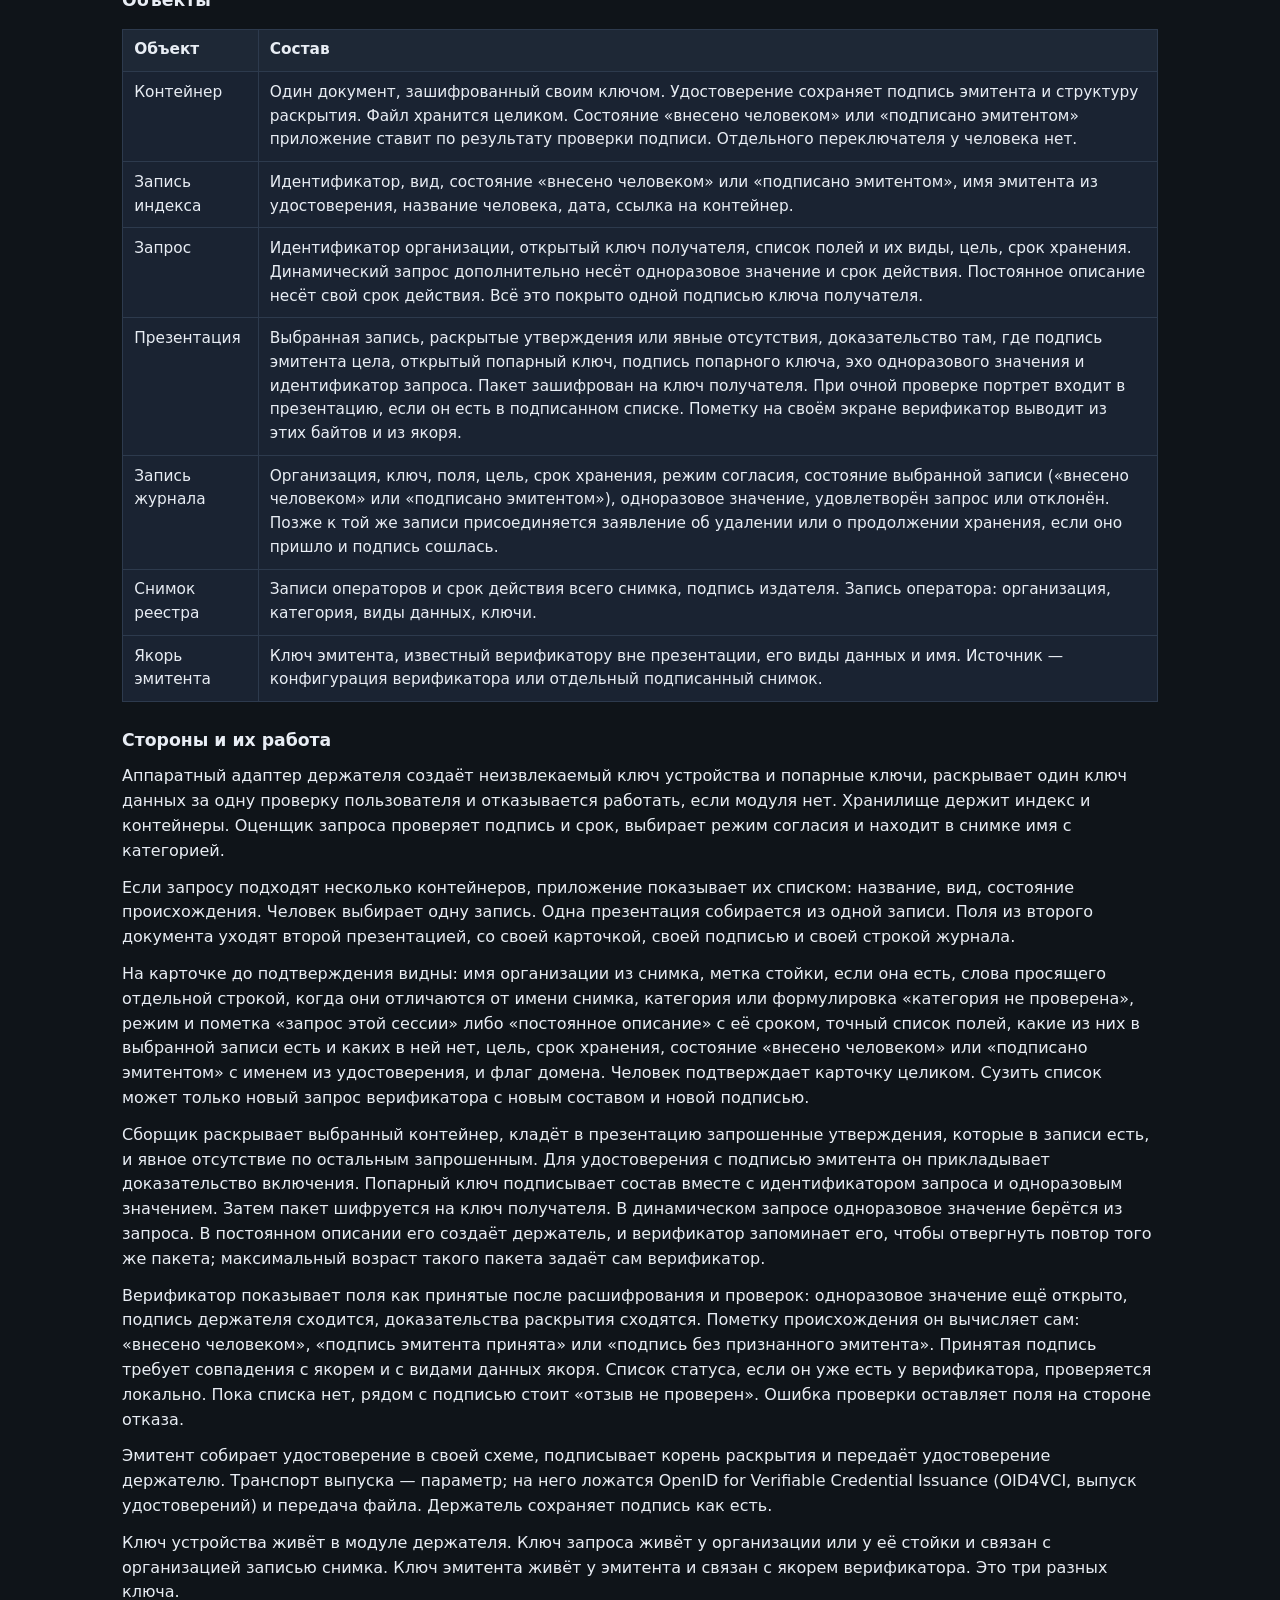
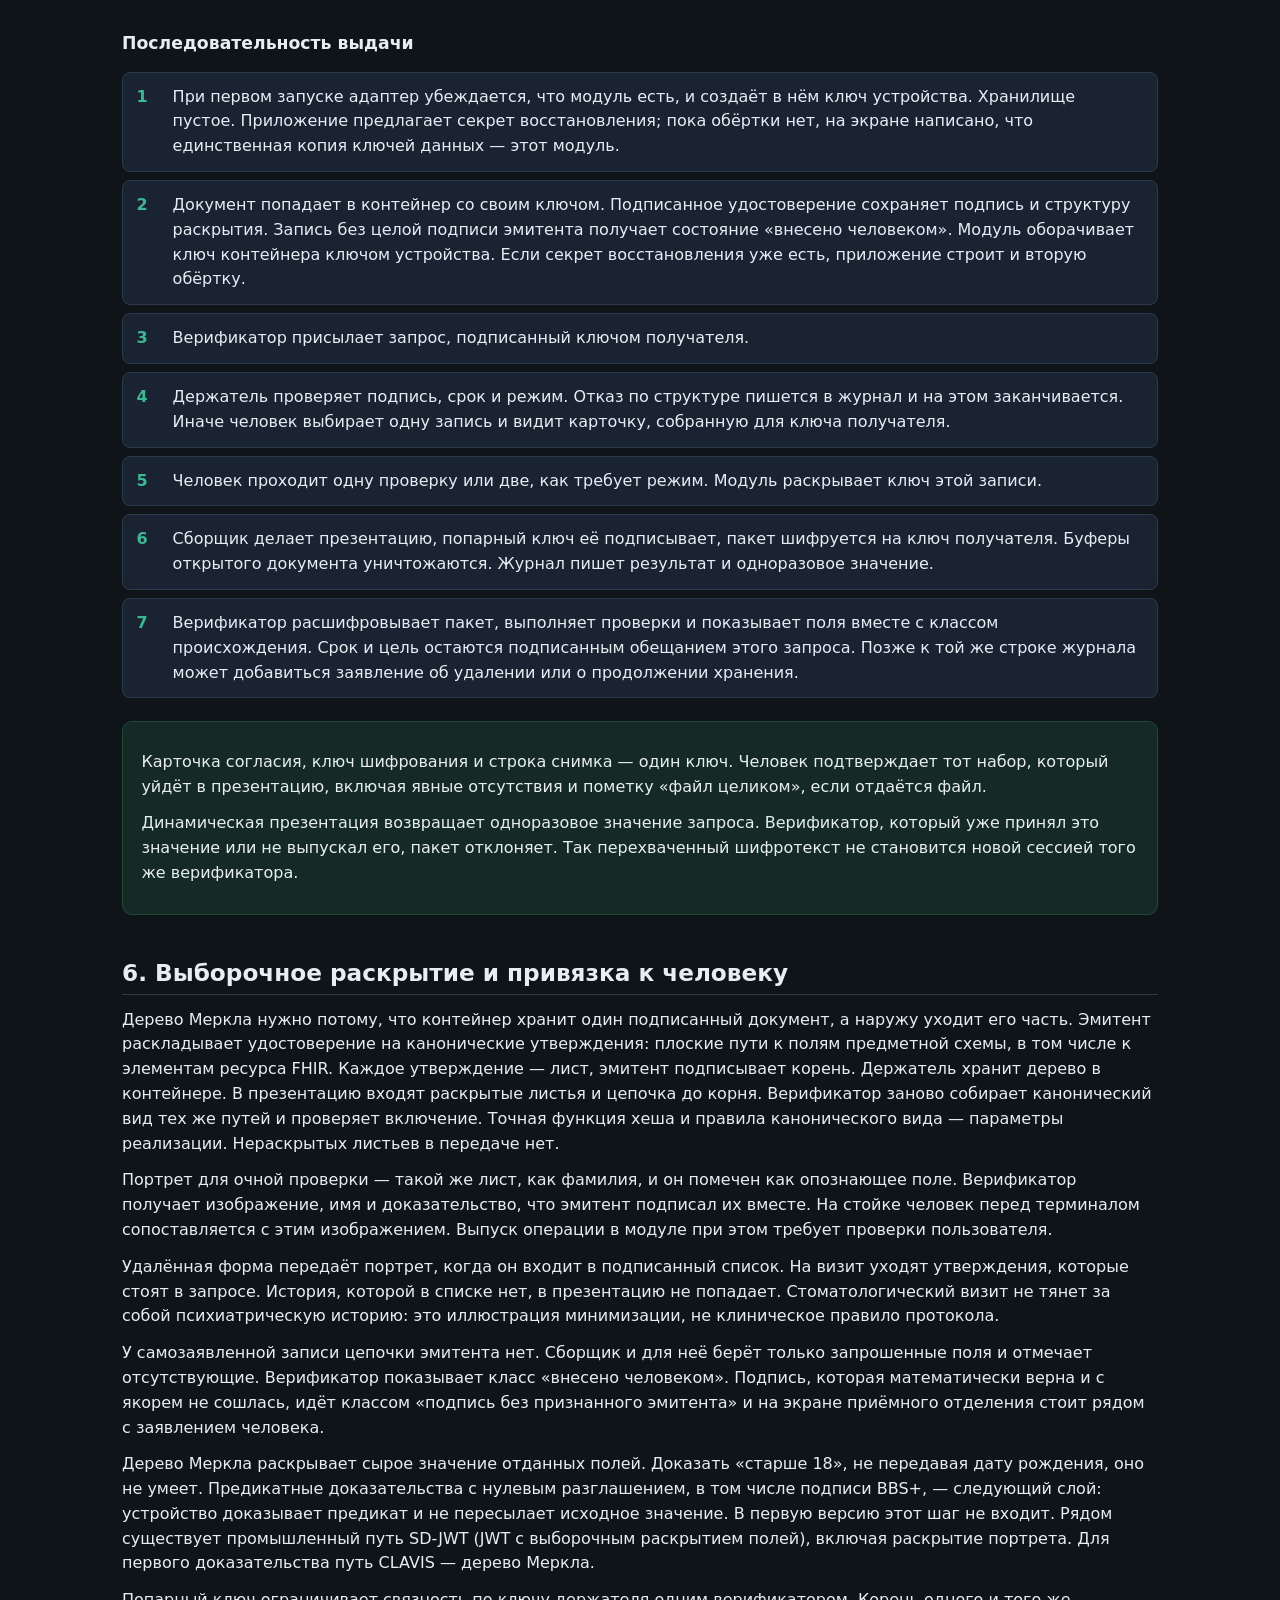
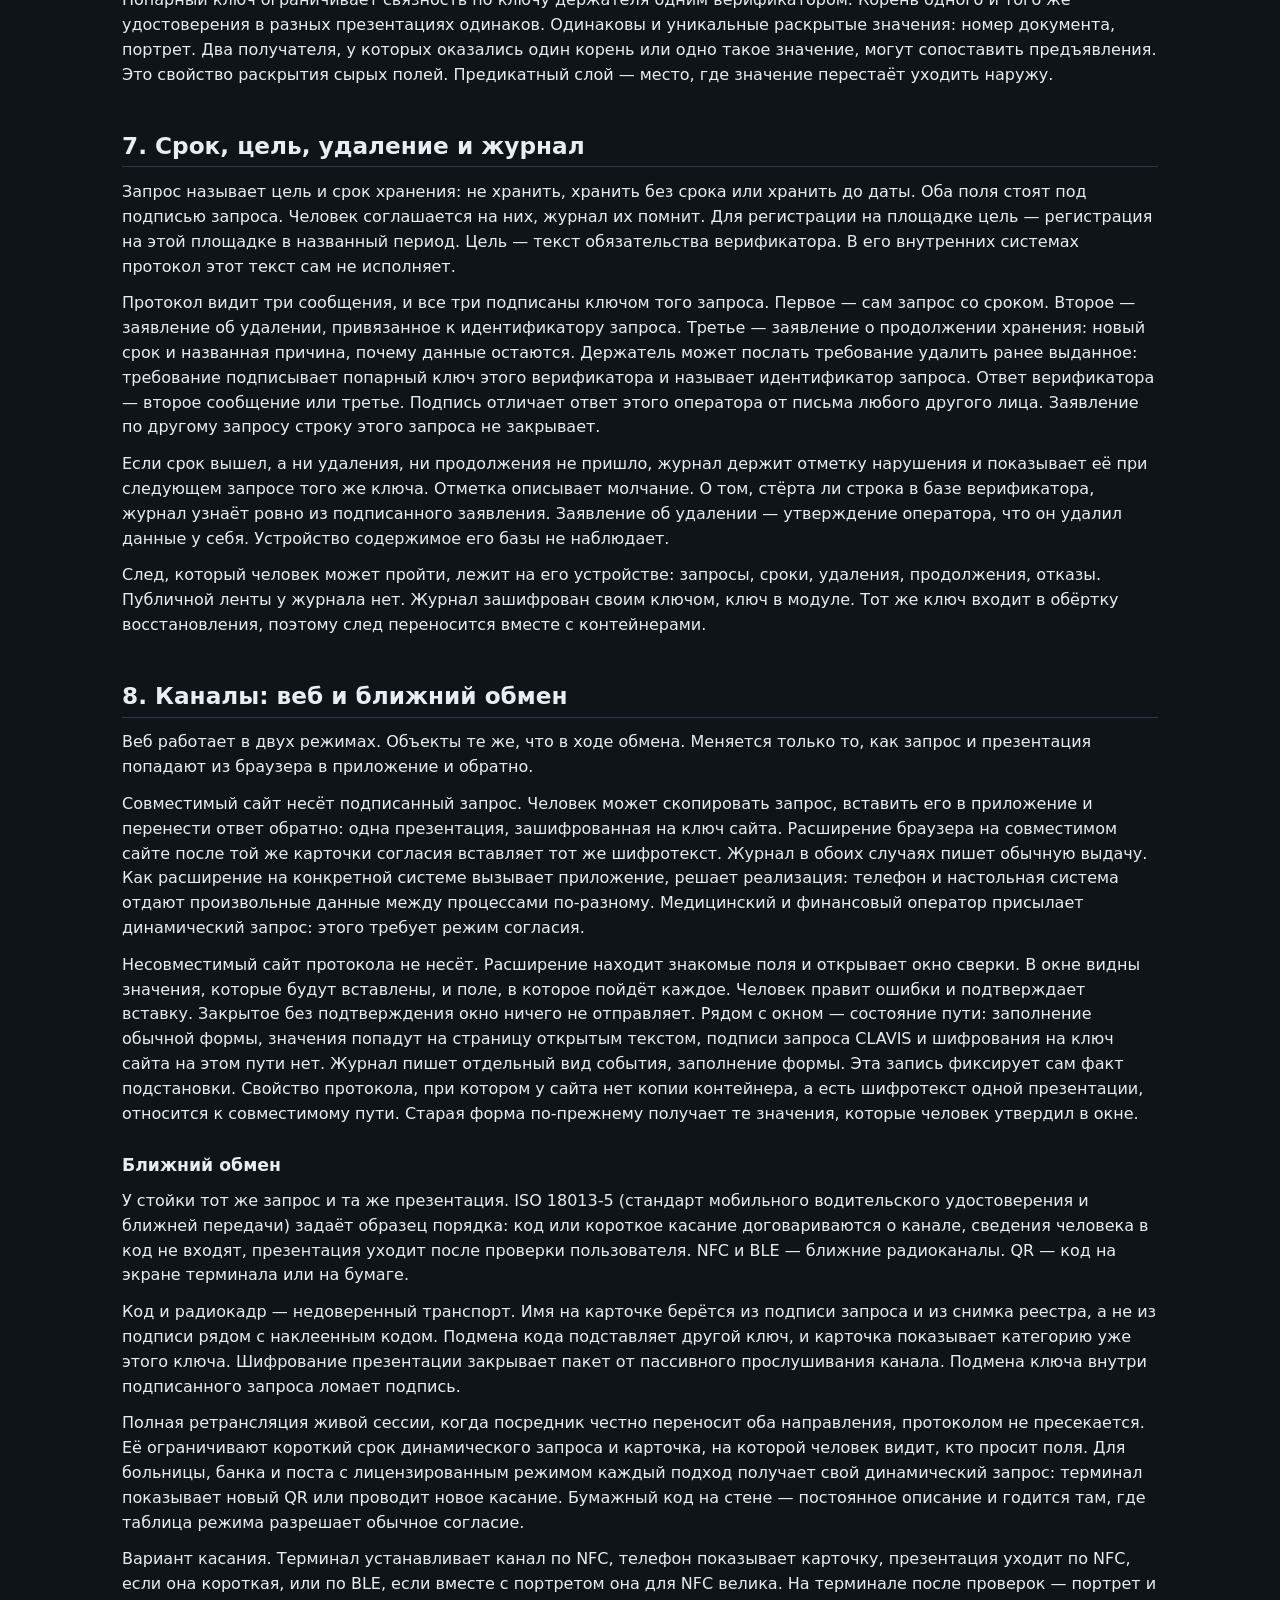
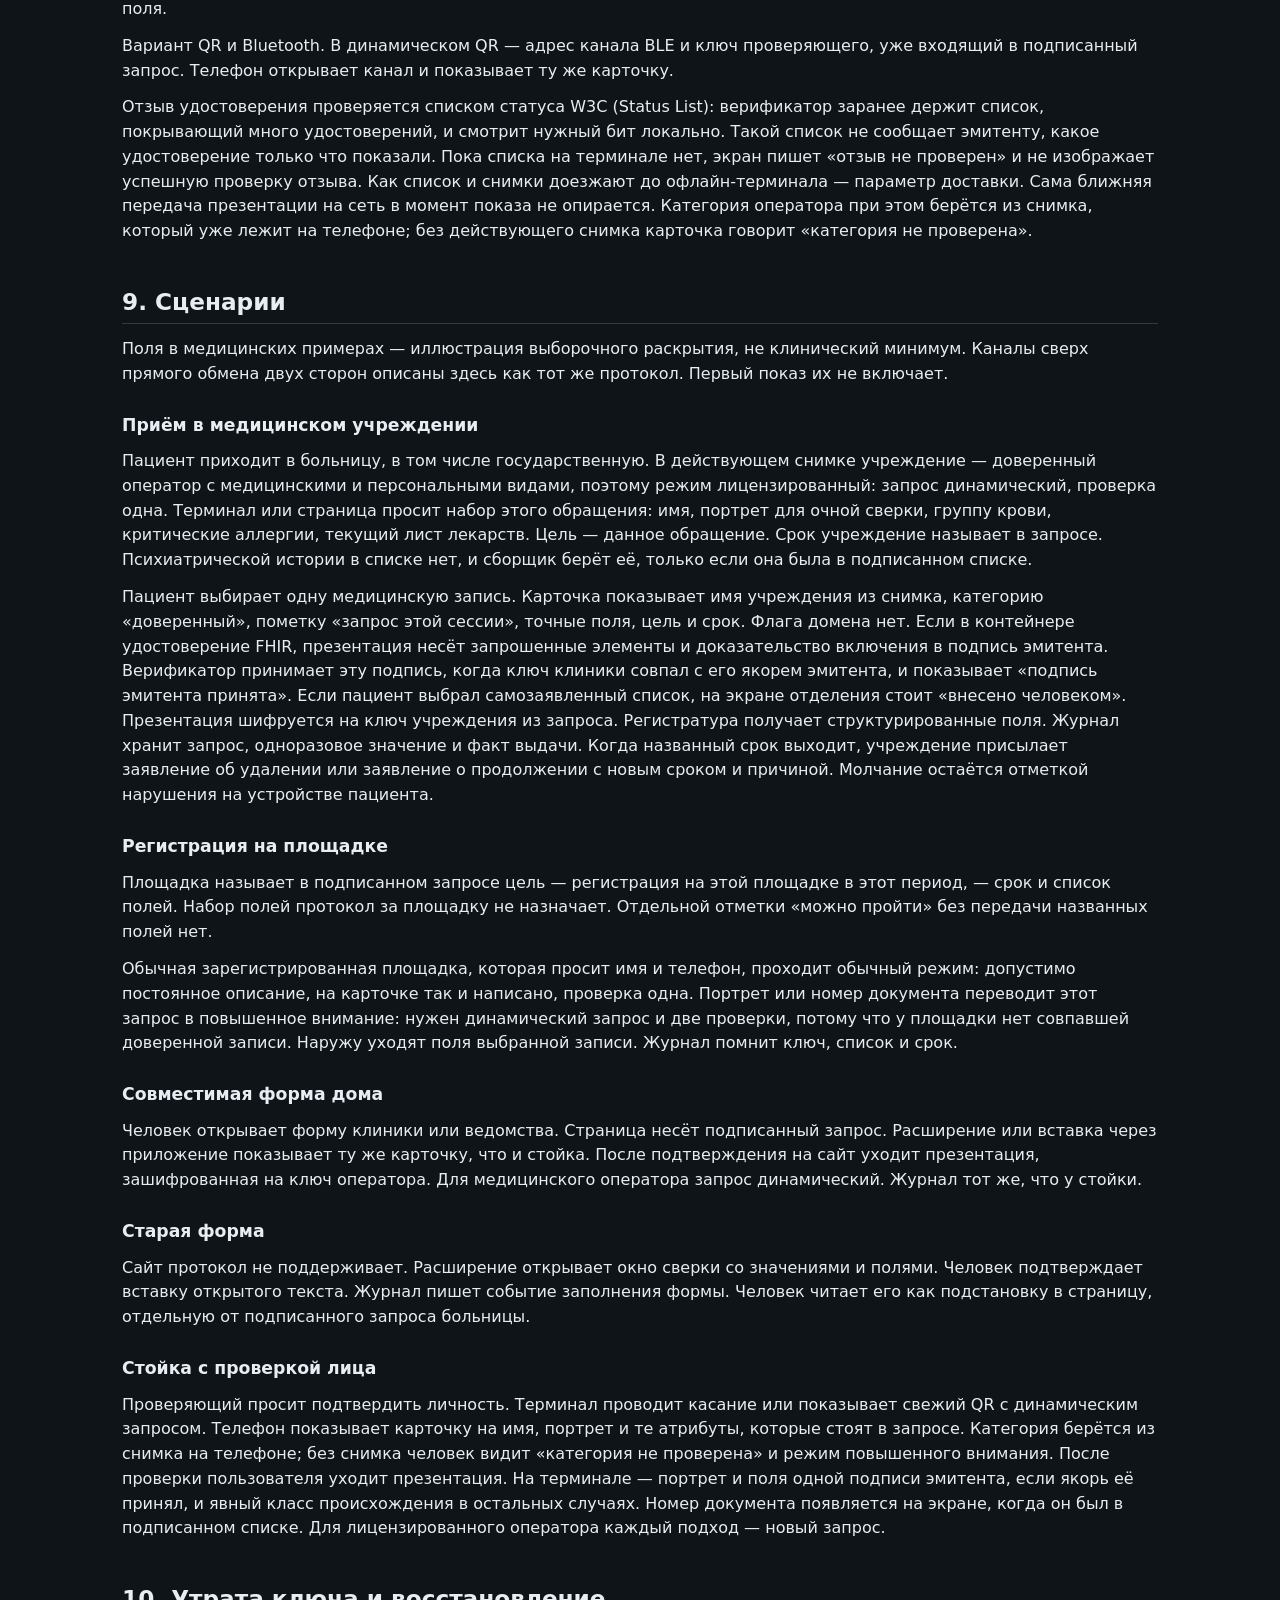
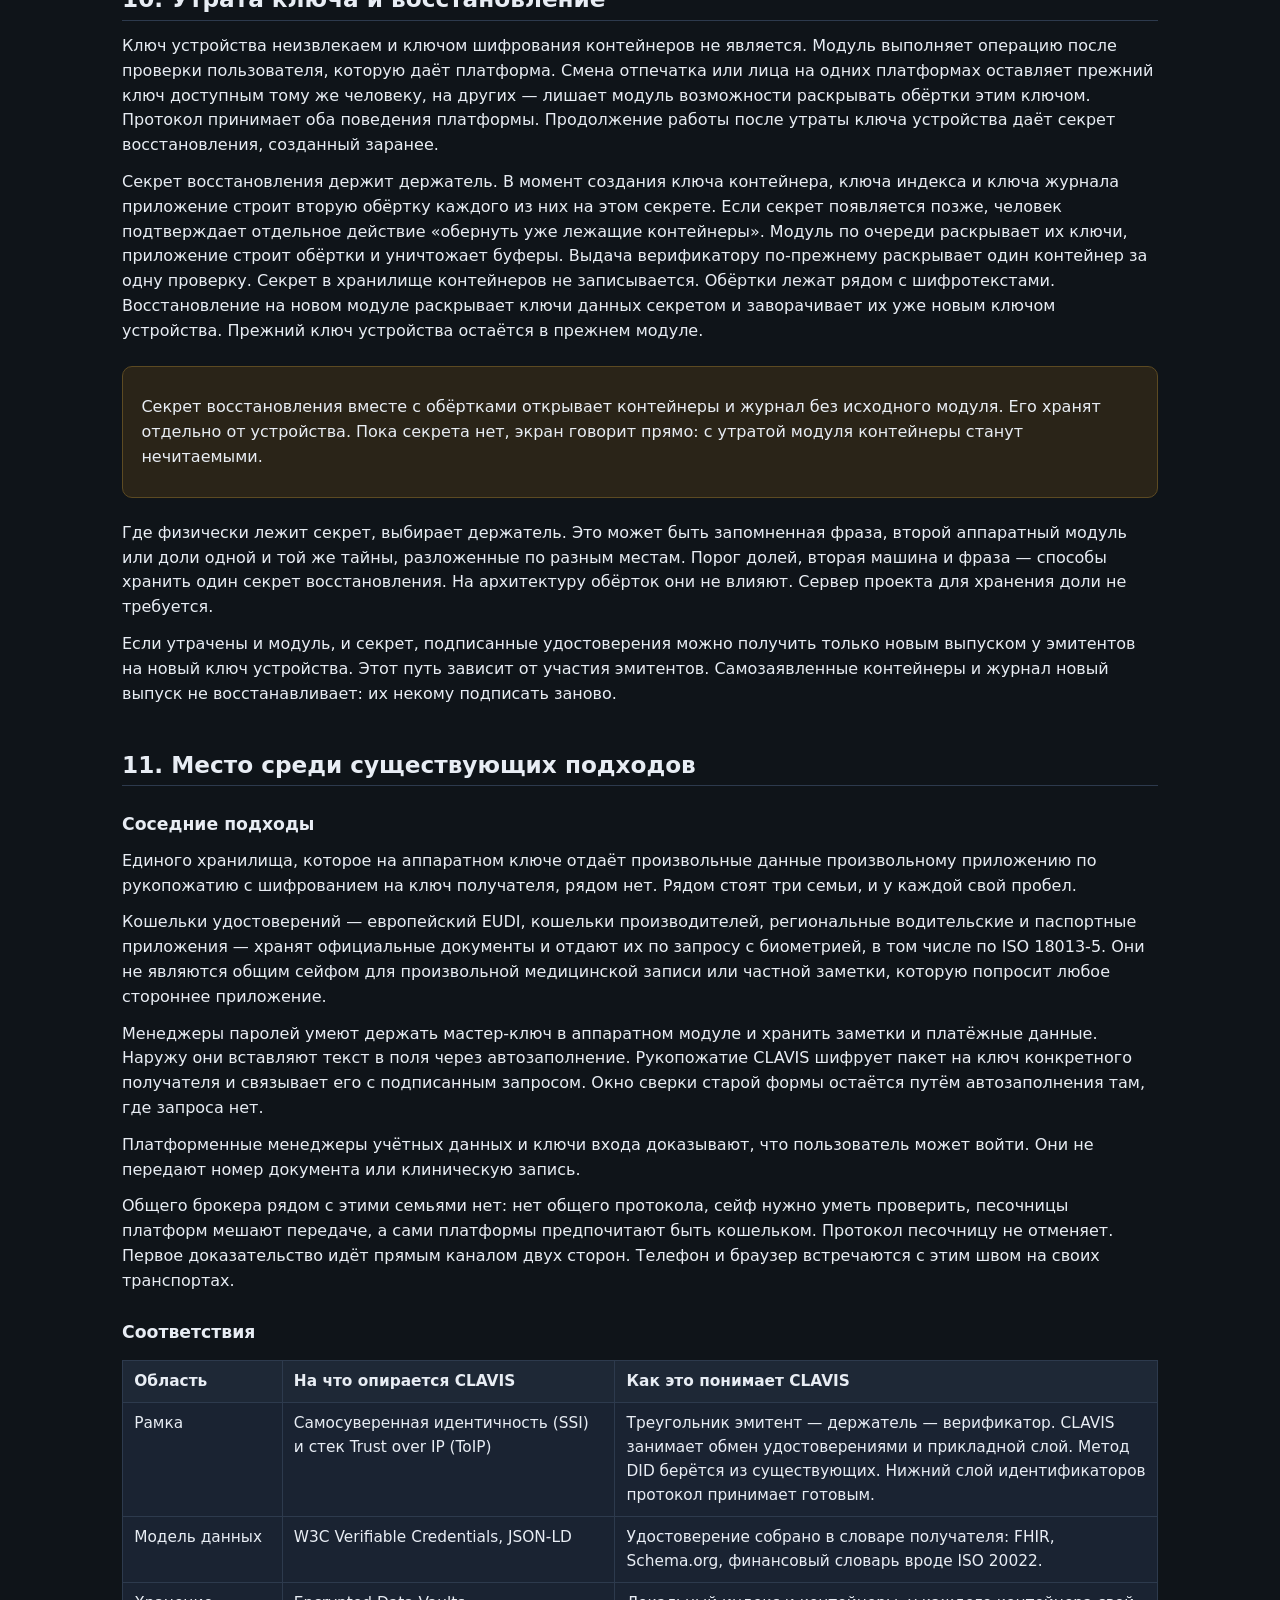
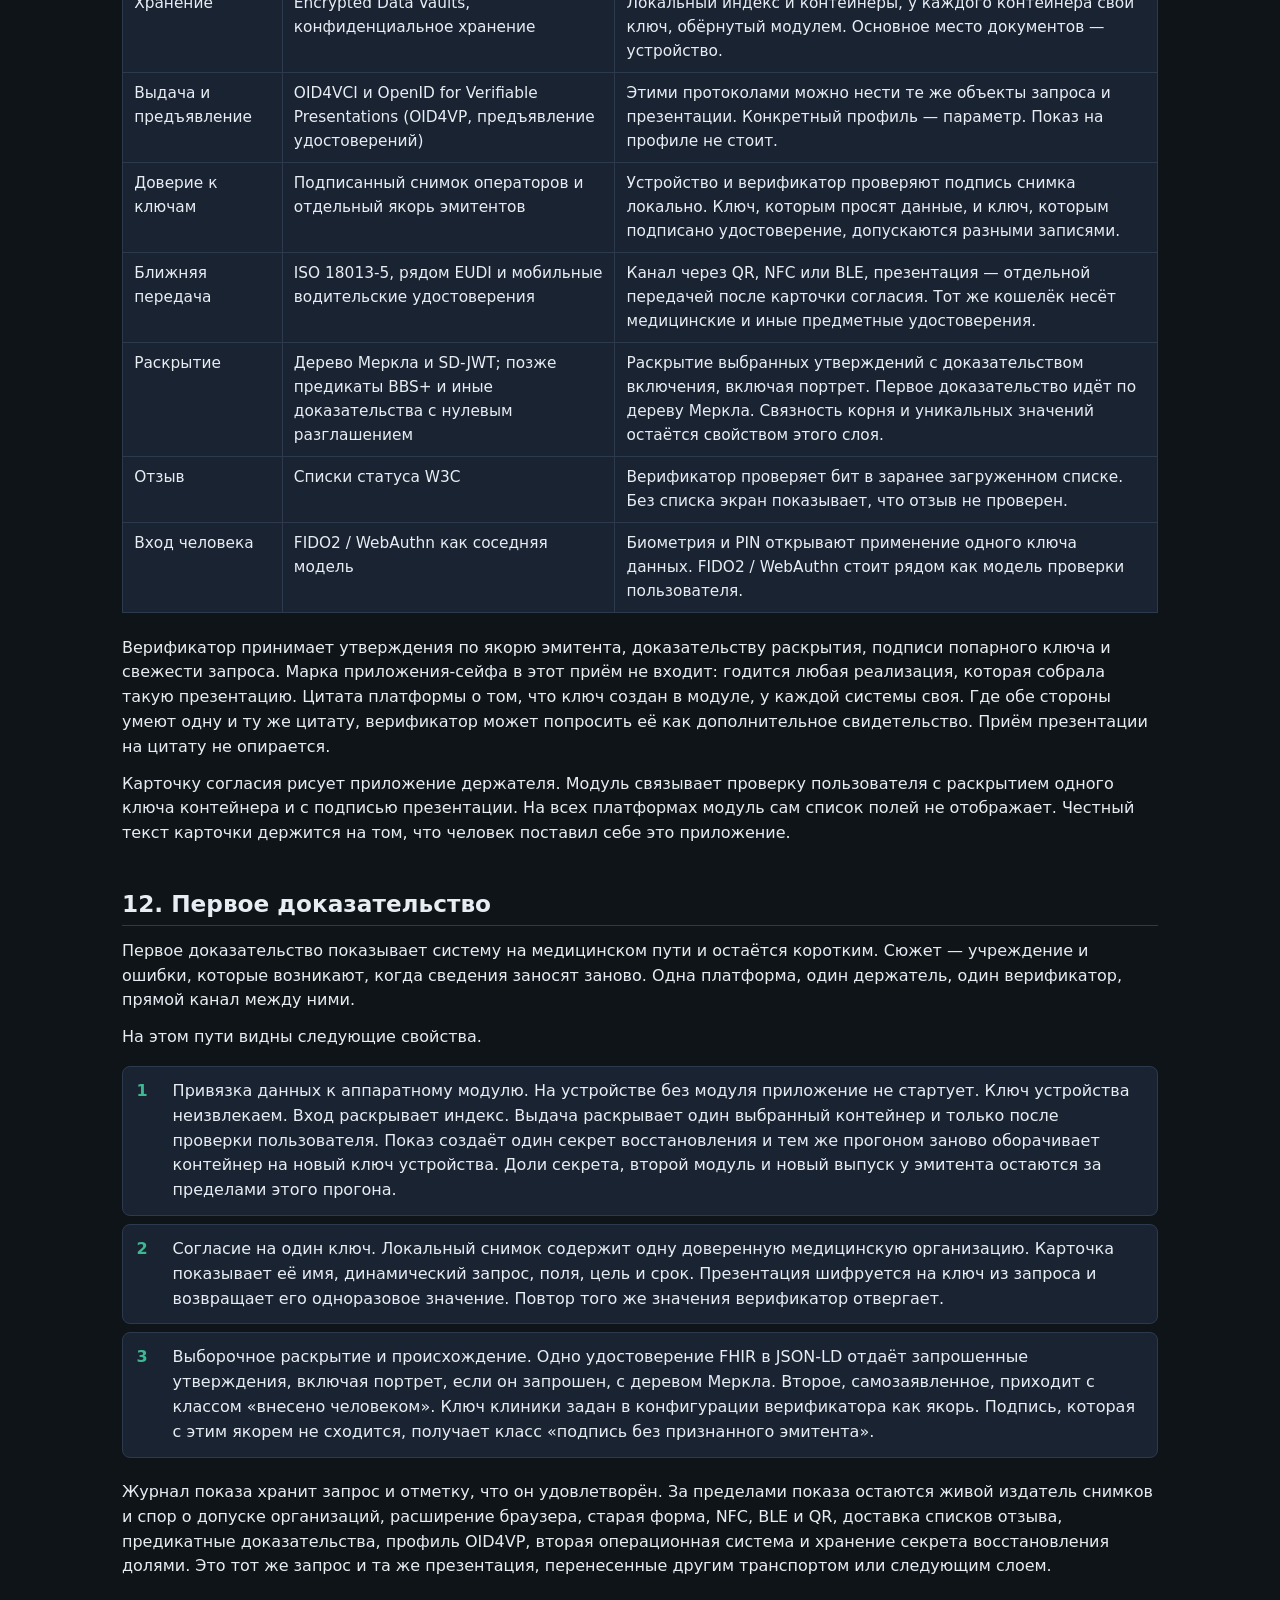
<file: docs/clavis-whitepaper.html>
<!DOCTYPE html>
<html lang="ru">
<head>
<meta charset="utf-8">
<meta name="viewport" content="width=device-width, initial-scale=1">
<title>CLAVIS — концепция и контур реализации</title>
<style>
:root {
  --bg: #0f1419;
  --card: #1a2332;
  --ink: #e8edf4;
  --muted: #8b9cb3;
  --line: #2d3a4d;
  --accent: #3db892;
  --accent-soft: #152a24;
  --warn: #d4a843;
  --warn-bg: #2a2418;
  --code: #0d1117;
  --code-inline: #232d3f;
  --th: #1e2836;
  --danger: #e57373;
  --danger-bg: #2a1a1a;
}

* { box-sizing: border-box; }

html {
  scrollbar-color: var(--line) var(--bg);
  scrollbar-width: thin;
}
*::-webkit-scrollbar { width: 10px; height: 10px; }
*::-webkit-scrollbar-track { background: var(--bg); }
*::-webkit-scrollbar-thumb {
  background: var(--line);
  border-radius: 5px;
  border: 2px solid var(--bg);
}
*::-webkit-scrollbar-thumb:hover { background: var(--muted); }
*::-webkit-scrollbar-corner { background: var(--bg); }

body {
  margin: 0;
  min-height: 100vh;
  font-family: "Segoe UI", "IBM Plex Sans", system-ui, sans-serif;
  color: var(--ink);
  background: var(--bg);
  line-height: 1.55;
  color-scheme: dark;
}

.wrap {
  max-width: 1100px;
  margin: 0 auto;
  padding: 2.5rem clamp(1rem, 3vw, 2rem) 4rem;
}

.eyebrow {
  color: var(--accent);
  letter-spacing: .08em;
  text-transform: uppercase;
  font-size: .8rem;
  margin: 0 0 .7rem;
}

h1 {
  font-size: clamp(1.85rem, 4vw, 2.65rem);
  line-height: 1.18;
  margin: 0 0 .7rem;
  font-weight: 650;
}

h2 {
  font-size: 1.45rem;
  line-height: 1.3;
  margin: 2.7rem 0 .8rem;
  padding-bottom: .35rem;
  border-bottom: 1px solid var(--line);
  scroll-margin-top: 1rem;
}

h3 {
  font-size: 1.08rem;
  line-height: 1.35;
  margin: 1.7rem 0 .5rem;
}

p { margin: .75rem 0; }

a { color: var(--accent); }

.meta {
  color: var(--muted);
  margin: .2rem 0;
}

.lede { font-size: 1.08rem; }

.callout {
  background: var(--accent-soft);
  border: 1px solid #1e4a3c;
  border-radius: 10px;
  padding: 1rem 1.15rem;
  margin: 1.4rem 0;
}

.callout.warn {
  background: var(--warn-bg);
  border-color: #5c4a22;
}

.callout.risk {
  background: var(--danger-bg);
  border-color: #6a3030;
}

.toc {
  background: var(--card);
  border: 1px solid var(--line);
  border-radius: 10px;
  padding: .4rem 1.1rem 1rem;
  margin: 1.2rem 0 2rem;
}

.toc-title { margin: .7rem 0 .2rem; font-weight: 650; }
.toc ol { margin: .4rem 0 0; padding-left: 1.3rem; }
.toc li { margin: .28rem 0; }
.toc a { text-decoration: none; }
.toc a:hover { text-decoration: underline; }

table {
  width: 100%;
  border-collapse: collapse;
  margin: 1rem 0 1.4rem;
  background: var(--card);
  font-size: .96rem;
}

th, td {
  border: 1px solid var(--line);
  padding: .55rem .7rem;
  text-align: left;
  vertical-align: top;
}

th { background: var(--th); font-weight: 650; }

code {
  font-family: "IBM Plex Mono", ui-monospace, monospace;
  background: var(--code-inline);
  padding: .1rem .35rem;
  border-radius: 4px;
  font-size: .92em;
}

ol.flow {
  list-style: none;
  padding: 0;
  margin: 1rem 0 1.4rem;
  counter-reset: step;
}

ol.flow li {
  counter-increment: step;
  background: var(--card);
  border: 1px solid var(--line);
  border-radius: 8px;
  padding: .75rem .95rem .75rem 3.1rem;
  margin: .5rem 0;
  position: relative;
}

ol.flow li::before {
  content: counter(step);
  position: absolute;
  left: .85rem;
  top: .75rem;
  color: var(--accent);
  font-weight: 700;
}

.arch {
  display: grid;
  grid-template-columns: repeat(auto-fit, minmax(200px, 1fr));
  gap: .6rem;
  margin: 1rem 0 1.3rem;
}

.node {
  background: var(--card);
  border: 1px solid var(--line);
  border-radius: 8px;
  padding: .85rem .95rem;
}

.node.holder { border-color: var(--accent); }
.node h3 { margin: 0 0 .35rem; font-size: 1rem; }
.node p { margin: 0; color: var(--muted); font-size: .95rem; }
.node.wide { grid-column: 1 / -1; }

footer {
  margin-top: 3rem;
  padding-top: 1rem;
  border-top: 1px solid var(--line);
  color: var(--muted);
  font-size: .95rem;
}
</style>
</head>
<body>
<div class="wrap">

<header class="hero">
  <p class="eyebrow">Концепция · CLAVIS</p>
  <h1>CLAVIS — концепция и контур реализации</h1>
  <p class="meta">20 November 2026 · протокол и приложение-держатель: аппаратные ключи, согласие, проверяемая презентация</p>
</header>

<div class="callout">
  <p class="lede">CLAVIS (Cryptographic Linked Attestation &amp; Verifiable Identity System) — протокол и приложение-держатель. Человек хранит личные документы и проверяемые удостоверения на своём устройстве в зашифрованном виде. Ключи создаются и используются только внутри аппаратного модуля. После явного согласия верификатор получает проверяемую презентацию, зашифрованную на ключ из подписанного запроса. На карточке согласия стоят имя и категория, привязанные к этому же ключу, точный набор полей, цель, срок и происхождение записи. Устройство берёт категорию из локального подписанного снимка реестра, показывает расхождение домена с видом данных и пишет журнал. Журнал хранит запрос и те подписанные заявления об удалении или о продолжении хранения, которые реально пришли на устройство. Первый предметный контур — Австралия: усталость от форм, ошибки ручного ввода, особенно в здравоохранении, копии документов в чужих системах и регистрация в публичных местах без продуманной приватности.</p>
</div>

<nav class="toc" aria-label="Содержание">
  <p class="toc-title">Содержание</p>
  <ol>
    <li><a href="#s1">Проблема</a></li>
    <li><a href="#s2">Концепция</a></li>
    <li><a href="#s3">Роли, реестр и уровни доверия</a></li>
    <li><a href="#s4">Данные, ключи и хранилище</a></li>
    <li><a href="#s5">Ход обмена</a></li>
    <li><a href="#s6">Выборочное раскрытие и привязка к человеку</a></li>
    <li><a href="#s7">Срок, цель, удаление и журнал</a></li>
    <li><a href="#s8">Каналы: веб и ближний обмен</a></li>
    <li><a href="#s9">Сценарии</a></li>
    <li><a href="#s10">Утрата ключа и восстановление</a></li>
    <li><a href="#s11">Место среди существующих подходов</a></li>
    <li><a href="#s12">Первое доказательство</a></li>
    <li><a href="#s13">Параметры и остаточные свойства</a></li>
  </ol>
</nav>

<h2 id="s1">1. Проблема</h2>

<p>Повседневная задача CLAVIS — австралийская. Человек снова и снова заполняет бумажные и электронные формы. Проверка и исправление личных данных в здравоохранении, гостиничном деле и финансах сами по себе занимают много ручной работы.</p>

<p>Цена ошибки в медицине конкретна. При приходе в учреждение одни и те же сведения набирают заново. Ошибка набора — потерянное время и риск для самого обращения. Рабочий сюжет системы — медицинское учреждение, в том числе государственная больница.</p>

<p>Рядом с усталостью от форм стоят копии. Организация хранит у себя скан, переписанную анкету или выгрузку документа. Каждая такая копия живёт уже без человека, который её когда-то показал. Такой склад — honeypot: ценная куча удостоверений и персональных данных в одной системе. Организации часто нужно проверить отдельное утверждение, а у неё на руках остаётся копия целого документа.</p>

<p>Отдельный сюжет — регистрация на входе в публичные места. Во время COVID в Австралии её вводили быстро, без продуманной схемы приватности. CLAVIS задаёт регистрационный протокол для площадок: запрос называет цель и срок, наружу уходит только подписанный список полей.</p>

<p>Отсюда же выборочное раскрытие. Чтобы подтвердить одно свойство, человек часто отдаёт документ целиком: адрес, дату рождения и всё, что напечатано рядом. Верификатор получает запрошенные поля и может проверить, что они входят в документ, подписанный эмитентом. Остальные поля в этой передаче отсутствуют.</p>

<p>Четвёртая линия — разрыв схем. Диплом, медицинская запись и финансовое сведение живут в разных словарях. Кошелёк, который придумывает собственные имена полей, заставляет больницу и банк строить отображение. CLAVIS говорит на схемах, которые отрасль уже приняла. Получатель читает данные в том виде, который уже умеет.</p>

<h2 id="s2">2. Концепция</h2>

<p>CLAVIS — система, в которой удостоверение живёт у держателя, ключ живёт в аппаратном модуле, а верификатор получает разовую презентацию под подписанный запрос. Имя расшифровывается так: Cryptographic Linked Attestation &amp; Verifiable Identity System. Attestation здесь — проверяемая связка одной презентации: подпись эмитента, доказательство раскрытия и подпись держателя на этот запрос. Аппаратный модуль хранит ключи держателя. Имя пишется CLAVIS.</p>

<p>Протокол независим от платформы. Целевые системы — Android, iOS, Linux, Windows и равноценные. На устройстве обязателен аппаратный модуль защиты ключей: доверенная среда исполнения (TEE), Secure Enclave, StrongBox, TPM или равноценный модуль. Если модуля нет, приложение не запускается и сообщает, что устройство не поддерживается. Первое доказательство может идти на одной платформе. Объекты протокола — одни и те же на всех этих системах.</p>

<div class="arch" aria-label="Четыре роли">
  <div class="node">
    <h3>Эмитент</h3>
    <p>Подписывает удостоверение: клиника, банк, лицензированный специалист, ведомство. Его ключ верификатор знает по отдельному якорю, до презентации.</p>
  </div>
  <div class="node holder">
    <h3>Держатель</h3>
    <p>Приложение-сейф на устройстве человека. Хранит зашифрованные документы и отпускает одну выбранную запись после согласия.</p>
  </div>
  <div class="node">
    <h3>Верификатор</h3>
    <p>Приложение, сайт или терминал, который просит конкретные поля, расшифровывает презентацию своим ключом и проверяет её.</p>
  </div>
  <div class="node wide">
    <h3>Реестр</h3>
    <p>Подписанный снимок операторов, которые просят данные. Устройство само относит ключ запроса к категории «доверенный», «зарегистрированный» или «незарегистрированный». Снимок эмитентов — другая опора и другая подпись.</p>
  </div>
</div>

<p>Происхождение видно и держателю, и верификатору, и считают они его из разных вещей. При сохранении удостоверения приложение проверяет подпись тем ключом, который записан в самом удостоверении. Список держателя и карточка согласия показывают два состояния: «внесено человеком», если целой подписи эмитента нет, и «подписано эмитентом» с именем, которое написано в удостоверении, если подпись сошлась с этим ключом. Верификатор строит свою пометку заново, из байтов презентации и своего якоря, и пометкой держателя её не заменяет. Совпавшая с якорем подпись, чей вид данных входит в виды этого эмитента, даёт «подпись эмитента принята» и имя из якоря. Подпись, которую якорь не принял, даёт «подпись без признанного эмитента» и стоит в том же ряду, что заявление человека. Приёмное отделение поэтому отделяет список аллергий, набранный пациентом, от ресурса клиники с ключом из якоря и от удостоверения с посторонним ключом.</p>

<p>Словарь W3C в протоколе такой. Держатель — Holder, приложение-сейф. Верификатор — Verifier, сторона, которая просит данные и проверяет подпись. Эмитент — Issuer, сторона, которая подписывает удостоверение. Публичный ключ стороны, которую другая сторона проверяет, связан с децентрализованным идентификатором (DID, Decentralized Identifier). Метод DID — параметр. Среди известных методов — <code>did:key</code> и <code>did:web</code>. На первом показе идентификаторов достаточно временных, метода <code>did:key</code>.</p>

<div class="callout">
  <p>Инварианты протокола. Аппаратный модуль обязателен, приватный ключ устройства из него не выходит. У каждого контейнера свой ключ. Каждая выдача — отдельное согласие по одной записи: биометрия или PIN, а в режиме повышенного внимания две проверки. Презентация шифруется на ключ, который стоит в подписанном запросе; имя и категория на карточке относятся к этому ключу. Динамический запрос несёт одноразовое значение и срок действия, презентация их возвращает, повтор того же значения отвергается. Держатель видит, есть ли целая подпись эмитента. Верификатор отдельно показывает, принял ли её якорь. Срок и цель входят в подпись запроса. Об удалении и о продолжении хранения верификатор присылает подписанное заявление; журнал хранит заявления, которые пришли. Схемы данных берутся из предметной области верификатора.</p>
</div>

<h2 id="s3">3. Роли, реестр и уровни доверия</h2>

<p>Реестр отвечает на вопрос «кто просит». Это подписанный снимок: организация, категория, виды данных, которые ей разрешены, один или несколько открытых ключей, порядковый номер снимка и срок действия снимка. Устройство хранит открытый ключ издателя снимка в своей конфигурации и проверяет подпись локально. Классификация в момент запроса — поиск в уже загруженном снимке. Обновление скачивает снимок целиком и не сообщает издателю, какой ключ только что встретился в запросе.</p>

<p>Пока срок снимка действует, ключ из него получает категорию записи. Ключ, которого в действующем снимке нет, — незарегистрированный. Просроченный снимок, снимок с неверной подписью и отсутствие снимка дают одну рабочую категорию на экране: «категория не проверена». Она ведёт себя так же строго, как незарегистрированная, и подписана другими словами, чтобы человек отличал «справочник молчит» от «справочник ключа не содержит». Новый снимок заменяет старый целиком: изъятие ключа из нового снимка и есть отзыв оператора. Кто издаёт снимок — параметр развёртывания. Устройству нужен способ проверить подпись и прочитать категорию, виды данных и имя.</p>

<p>Категория «доверенный» означает, что издатель снимка допустил этот ключ для перечисленных видов данных. Так в снимок попадают клиники, держатели финансовой лицензии, солиситоры, переводчики NAATI и ведомства — когда издатель их туда внёс. Категорию устройство читает из снимка. Солиситор, помеченный доверенным, проходит лицензированный режим. Право здесь — допуск оператора в снимке; виды полей остаются шестью. Категория «зарегистрированный» означает, что организация назвалась в снимке и перечислила виды данных, без допуска доверенного оператора. Имя и категория на карточке берутся из записи снимка для ключа, на который уйдёт презентация. Строка имени внутри запроса, если она отличается, показывается отдельно, как слова самого просящего.</p>

<p>Один юридический субъект может и просить данные, и выпускать удостоверения. Это две записи. Реестр верификаторов допускает ключ, которым подписывают запрос. Якорь эмитента допускает ключ, которым подписано удостоверение. Одинаковое название организации оставляет эти записи двумя. Якорь эмитента верификатор держит у себя до презентации: ключ, заданный в конфигурации, или запись отдельного подписанного снимка эмитентов со своим ключом издателя и своим сроком. Способ публикации — параметр; <code>did:web</code> — один из методов, которым ключ уже умеют публиковать. Подпись удостоверения принимается, когда ключ совпал с якорем и вид данных удостоверения входит в виды, указанные для этого эмитента. Иначе класс происхождения — «подпись без признанного эмитента».</p>

<p>Снимок верификатора перечисляет виды данных ключа: персональные, финансовые, медицинские, образование, собственность, проживание и аренда. Домен совпал, когда каждый вид в запросе есть в этом списке. Врач с медицинским и персональным видами, который просит собственность, получает на карточке флаг расхождения.</p>

<p>Запрос бывает динамическим или постоянным описанием. Подпись динамического запроса покрывает идентификатор оператора, открытый ключ получателя, точный список полей, вид каждого поля, цель, срок хранения, одноразовое значение и срок действия запроса. Подпись постоянного описания покрывает тот же состав, кроме одноразового значения этой сессии, и включает собственный срок действия описания. Длину срока выбирает верификатор. Срок записан в подписи, и каждая сторона отвергает запрос, у которого по её часам срок уже прошёл. Допуск расхождения часов — параметр реализации.</p>

<table>
  <thead>
    <tr><th>Режим согласия</th><th>Когда он включается</th><th>Запрос</th><th>Проверка человека</th></tr>
  </thead>
  <tbody>
    <tr>
      <td>Лицензированный</td>
      <td>В действующем снимке ключ доверенный, и каждый вид запроса входит в его список.</td>
      <td>Динамический.</td>
      <td>Одна: биометрия или PIN, что даёт устройство.</td>
    </tr>
    <tr>
      <td>Обычный</td>
      <td>Ключ зарегистрирован, виды совпали, среди них нет медицинских и финансовых, в списке нет портрета и номера документа.</td>
      <td>Допустимо постоянное описание. Динамический запрос тоже принимается.</td>
      <td>Одна.</td>
    </tr>
    <tr>
      <td>Повышенное внимание</td>
      <td>Ключ незарегистрирован или категория не проверена; вид не совпал; медицинские или финансовые поля просит оператор без совпавшей доверенной записи; портрет или номер документа просит оператор вне лицензированного режима.</td>
      <td>Динамический.</td>
      <td>Две. Если модуль принимает биометрию и PIN, нужны обе. Если способ один, человек проходит его дважды, и второй запрос повторяет причину режима.</td>
    </tr>
  </tbody>
</table>

<p>Порядок проверки такой. Сломанная подпись, ключ вне подписи, просроченный запрос и постоянное описание в лицензированном режиме или в режиме повышенного внимания дают отказ до карточки согласия. Журнал пишет отказ. Дальше совпавший доверенный ключ включает лицензированный режим. Иначе условия обычной строки включают обычный режим. Оставшиеся запросы идут в повышенное внимание. Держатель может отдать данные и незарегистрированному ключу: он читает карточку и проходит две проверки. В настройках приложения он может заранее выключить целый режим или вид данных. Пока выключатель не стоит, действует таблица.</p>

<p>Постоянное описание можно принести повторно, пока не кончился его подписанный срок. Карточка в этом случае прямо говорит: «постоянное описание», и показывает срок описания. Динамический запрос привязан к одному ответу. Держатель хранит одноразовое значение в журнале и второй раз презентацию по нему не собирает. Верификатор принимает презентацию, только если значение совпало с ещё открытым запросом, срок запроса не прошёл, а это значение он ещё не принимал.</p>

<p>Несколько ключей одной организации — нормальная запись снимка. У организации есть устойчивый идентификатор, а у стойки может быть свой ключ с меткой стойки в той же записи. Карточка показывает имя организации и метку стойки. Шифрование идёт на ключ из запроса. Журнал пишет идентификатор организации и идентификатор ключа. Ключ стойки, которого нет в снимке, проходит как незарегистрированный.</p>

<h2 id="s4">4. Данные, ключи и хранилище</h2>

<p>Аппаратный модуль создаёт ключи, подписывает и раскрывает ключ контейнера только после проверки пользователя. Приватный ключ устройства модуль не отдаёт. Этот ключ оборачивает ключи данных. Верификаторам он не показывается.</p>

<p>Для каждого ключа верификатора модуль создаёт отдельный попарный ключ презентации и больше его не экспортирует. Презентации этому верификатору подписывает попарный ключ, поэтому больница узнаёт возвращающегося держателя, а другая организация видит другой ключ. Держатель может сменить попарный ключ данного верификатора: следующие презентации придут с новым ключом, прежние остаются связаны между собой старым.</p>

<p>Шесть видов данных задают сродство с оператором. Имена отдельных австралийских номеров иллюстрируют виды. Закрытого перечня полей протокола из них не следует. Портрет и номер документа — опознающие поля. В лицензированном режиме они остаются на одной проверке. В остальных режимах они включают повышенное внимание, как в таблице раздела 3.</p>

<table>
  <thead>
    <tr><th>Вид</th><th>Род сведений</th></tr>
  </thead>
  <tbody>
    <tr><td>Персональные</td><td>Имя, паспортные данные и прочие сведения о человеке</td></tr>
    <tr><td>Финансовые</td><td>Платёжные и налоговые сведения</td></tr>
    <tr><td>Медицинские</td><td>Клинические записи</td></tr>
    <tr><td>Образование</td><td>Дипломы и справки об обучении</td></tr>
    <tr><td>Собственность</td><td>Документы о праве на имущество</td></tr>
    <tr><td>Проживание и аренда</td><td>Договор аренды и сведения о месте жительства</td></tr>
  </tbody>
</table>

<p>Склад устроен как индекс и контейнеры. Индекс хранит идентификатор, вид, состояние держателя («внесено человеком» или «подписано эмитентом»), имя эмитента из удостоверения, если подпись цела, название, дату и ссылку на контейнер. Секретных полей документа в индексе нет. Название задаёт человек. Приложение предлагает нейтральное имя по типу записи. Значение утверждения в название попадает только если его туда вписал сам человек: после первой проверки виден индекс, а контейнер ещё закрыт.</p>

<p>У индекса, у журнала и у каждого контейнера свой ключ данных. Ключ контейнера раскрывается по одной проверке пользователя и открывает только этот контейнер. На диске лежат шифротексты и обёртки ключей. Заголовок шифротекста называет алгоритм и идентификатор ключа и не содержит полей документа. Компрометация одного шифротекста оставляет остальные контейнеры закрытыми.</p>

<p>Вход в приложение — первая проверка: модуль раскрывает ключ индекса, человек видит карточки. Выдача — вторая проверка, по правилам режима: модуль раскрывает ключ выбранного контейнера. После сборки презентации приложение уничтожает расшифрованные буферы и не записывает открытый документ на диск.</p>

<p>Контейнер бывает удостоверением или файлом. Удостоверение хранится в схеме получателя, со структурой выборочного раскрытия. Файл — цельный объект. Запрос полей к файлу возвращает явные отметки отсутствия по этим полям и сам файл не прикладывает. Запрос, в котором поле — этот файл, отдаёт файл целиком, и карточка так и говорит: «файл целиком».</p>

<p>Среди схем удостоверения — Schema.org и медицинская схема FHIR (стандарт обмена медицинской информацией HL7). В финансовом контуре удостоверение собирается в словаре, который получатель уже читает; среди таких словарей — ISO 20022. Общая обёртка — JSON-LD: JSON, у которого контекст говорит, в каком словаре написаны поля, плюс модель W3C Verifiable Credentials (проверяемые удостоверения). Больница или банк получают ресурс в уже знакомой схеме. Какой финансовый профиль выбрать в конкретном внедрении — параметр этого внедрения. Алгоритм подписи, функция хеша и алгоритм аутентифицированного шифрования — параметры реализации. При любом выборе подпись покрывает состав запроса, презентация зашифрована на ключ из этого запроса, контейнер зашифрован своим ключом.</p>

<h2 id="s5">5. Ход обмена</h2>

<p>Ход обмена задаёт объекты и решения. Раскладка байтов — параметр реализации.</p>

<h3>Объекты</h3>

<table>
  <thead>
    <tr><th>Объект</th><th>Состав</th></tr>
  </thead>
  <tbody>
    <tr>
      <td>Контейнер</td>
      <td>Один документ, зашифрованный своим ключом. Удостоверение сохраняет подпись эмитента и структуру раскрытия. Файл хранится целиком. Состояние «внесено человеком» или «подписано эмитентом» приложение ставит по результату проверки подписи. Отдельного переключателя у человека нет.</td>
    </tr>
    <tr>
      <td>Запись индекса</td>
      <td>Идентификатор, вид, состояние «внесено человеком» или «подписано эмитентом», имя эмитента из удостоверения, название человека, дата, ссылка на контейнер.</td>
    </tr>
    <tr>
      <td>Запрос</td>
      <td>Идентификатор организации, открытый ключ получателя, список полей и их виды, цель, срок хранения. Динамический запрос дополнительно несёт одноразовое значение и срок действия. Постоянное описание несёт свой срок действия. Всё это покрыто одной подписью ключа получателя.</td>
    </tr>
    <tr>
      <td>Презентация</td>
      <td>Выбранная запись, раскрытые утверждения или явные отсутствия, доказательство там, где подпись эмитента цела, открытый попарный ключ, подпись попарного ключа, эхо одноразового значения и идентификатор запроса. Пакет зашифрован на ключ получателя. При очной проверке портрет входит в презентацию, если он есть в подписанном списке. Пометку на своём экране верификатор выводит из этих байтов и из якоря.</td>
    </tr>
    <tr>
      <td>Запись журнала</td>
      <td>Организация, ключ, поля, цель, срок хранения, режим согласия, состояние выбранной записи («внесено человеком» или «подписано эмитентом»), одноразовое значение, удовлетворён запрос или отклонён. Позже к той же записи присоединяется заявление об удалении или о продолжении хранения, если оно пришло и подпись сошлась.</td>
    </tr>
    <tr>
      <td>Снимок реестра</td>
      <td>Записи операторов и срок действия всего снимка, подпись издателя. Запись оператора: организация, категория, виды данных, ключи.</td>
    </tr>
    <tr>
      <td>Якорь эмитента</td>
      <td>Ключ эмитента, известный верификатору вне презентации, его виды данных и имя. Источник — конфигурация верификатора или отдельный подписанный снимок.</td>
    </tr>
  </tbody>
</table>

<h3>Стороны и их работа</h3>

<p>Аппаратный адаптер держателя создаёт неизвлекаемый ключ устройства и попарные ключи, раскрывает один ключ данных за одну проверку пользователя и отказывается работать, если модуля нет. Хранилище держит индекс и контейнеры. Оценщик запроса проверяет подпись и срок, выбирает режим согласия и находит в снимке имя с категорией.</p>

<p>Если запросу подходят несколько контейнеров, приложение показывает их списком: название, вид, состояние происхождения. Человек выбирает одну запись. Одна презентация собирается из одной записи. Поля из второго документа уходят второй презентацией, со своей карточкой, своей подписью и своей строкой журнала.</p>

<p>На карточке до подтверждения видны: имя организации из снимка, метка стойки, если она есть, слова просящего отдельной строкой, когда они отличаются от имени снимка, категория или формулировка «категория не проверена», режим и пометка «запрос этой сессии» либо «постоянное описание» с её сроком, точный список полей, какие из них в выбранной записи есть и каких в ней нет, цель, срок хранения, состояние «внесено человеком» или «подписано эмитентом» с именем из удостоверения, и флаг домена. Человек подтверждает карточку целиком. Сузить список может только новый запрос верификатора с новым составом и новой подписью.</p>

<p>Сборщик раскрывает выбранный контейнер, кладёт в презентацию запрошенные утверждения, которые в записи есть, и явное отсутствие по остальным запрошенным. Для удостоверения с подписью эмитента он прикладывает доказательство включения. Попарный ключ подписывает состав вместе с идентификатором запроса и одноразовым значением. Затем пакет шифруется на ключ получателя. В динамическом запросе одноразовое значение берётся из запроса. В постоянном описании его создаёт держатель, и верификатор запоминает его, чтобы отвергнуть повтор того же пакета; максимальный возраст такого пакета задаёт сам верификатор.</p>

<p>Верификатор показывает поля как принятые после расшифрования и проверок: одноразовое значение ещё открыто, подпись держателя сходится, доказательства раскрытия сходятся. Пометку происхождения он вычисляет сам: «внесено человеком», «подпись эмитента принята» или «подпись без признанного эмитента». Принятая подпись требует совпадения с якорем и с видами данных якоря. Список статуса, если он уже есть у верификатора, проверяется локально. Пока списка нет, рядом с подписью стоит «отзыв не проверен». Ошибка проверки оставляет поля на стороне отказа.</p>

<p>Эмитент собирает удостоверение в своей схеме, подписывает корень раскрытия и передаёт удостоверение держателю. Транспорт выпуска — параметр; на него ложатся OpenID for Verifiable Credential Issuance (OID4VCI, выпуск удостоверений) и передача файла. Держатель сохраняет подпись как есть.</p>

<p>Ключ устройства живёт в модуле держателя. Ключ запроса живёт у организации или у её стойки и связан с организацией записью снимка. Ключ эмитента живёт у эмитента и связан с якорем верификатора. Это три разных ключа.</p>

<h3>Последовательность выдачи</h3>

<ol class="flow">
  <li>При первом запуске адаптер убеждается, что модуль есть, и создаёт в нём ключ устройства. Хранилище пустое. Приложение предлагает секрет восстановления; пока обёртки нет, на экране написано, что единственная копия ключей данных — этот модуль.</li>
  <li>Документ попадает в контейнер со своим ключом. Подписанное удостоверение сохраняет подпись и структуру раскрытия. Запись без целой подписи эмитента получает состояние «внесено человеком». Модуль оборачивает ключ контейнера ключом устройства. Если секрет восстановления уже есть, приложение строит и вторую обёртку.</li>
  <li>Верификатор присылает запрос, подписанный ключом получателя.</li>
  <li>Держатель проверяет подпись, срок и режим. Отказ по структуре пишется в журнал и на этом заканчивается. Иначе человек выбирает одну запись и видит карточку, собранную для ключа получателя.</li>
  <li>Человек проходит одну проверку или две, как требует режим. Модуль раскрывает ключ этой записи.</li>
  <li>Сборщик делает презентацию, попарный ключ её подписывает, пакет шифруется на ключ получателя. Буферы открытого документа уничтожаются. Журнал пишет результат и одноразовое значение.</li>
  <li>Верификатор расшифровывает пакет, выполняет проверки и показывает поля вместе с классом происхождения. Срок и цель остаются подписанным обещанием этого запроса. Позже к той же строке журнала может добавиться заявление об удалении или о продолжении хранения.</li>
</ol>

<div class="callout">
  <p>Карточка согласия, ключ шифрования и строка снимка — один ключ. Человек подтверждает тот набор, который уйдёт в презентацию, включая явные отсутствия и пометку «файл целиком», если отдаётся файл.</p>
  <p>Динамическая презентация возвращает одноразовое значение запроса. Верификатор, который уже принял это значение или не выпускал его, пакет отклоняет. Так перехваченный шифротекст не становится новой сессией того же верификатора.</p>
</div>

<h2 id="s6">6. Выборочное раскрытие и привязка к человеку</h2>

<p>Дерево Меркла нужно потому, что контейнер хранит один подписанный документ, а наружу уходит его часть. Эмитент раскладывает удостоверение на канонические утверждения: плоские пути к полям предметной схемы, в том числе к элементам ресурса FHIR. Каждое утверждение — лист, эмитент подписывает корень. Держатель хранит дерево в контейнере. В презентацию входят раскрытые листья и цепочка до корня. Верификатор заново собирает канонический вид тех же путей и проверяет включение. Точная функция хеша и правила канонического вида — параметры реализации. Нераскрытых листьев в передаче нет.</p>

<p>Портрет для очной проверки — такой же лист, как фамилия, и он помечен как опознающее поле. Верификатор получает изображение, имя и доказательство, что эмитент подписал их вместе. На стойке человек перед терминалом сопоставляется с этим изображением. Выпуск операции в модуле при этом требует проверки пользователя.</p>

<p>Удалённая форма передаёт портрет, когда он входит в подписанный список. На визит уходят утверждения, которые стоят в запросе. История, которой в списке нет, в презентацию не попадает. Стоматологический визит не тянет за собой психиатрическую историю: это иллюстрация минимизации, не клиническое правило протокола.</p>

<p>У самозаявленной записи цепочки эмитента нет. Сборщик и для неё берёт только запрошенные поля и отмечает отсутствующие. Верификатор показывает класс «внесено человеком». Подпись, которая математически верна и с якорем не сошлась, идёт классом «подпись без признанного эмитента» и на экране приёмного отделения стоит рядом с заявлением человека.</p>

<p>Дерево Меркла раскрывает сырое значение отданных полей. Доказать «старше 18», не передавая дату рождения, оно не умеет. Предикатные доказательства с нулевым разглашением, в том числе подписи BBS+, — следующий слой: устройство доказывает предикат и не пересылает исходное значение. В первую версию этот шаг не входит. Рядом существует промышленный путь SD-JWT (JWT с выборочным раскрытием полей), включая раскрытие портрета. Для первого доказательства путь CLAVIS — дерево Меркла.</p>

<p>Попарный ключ ограничивает связность по ключу держателя одним верификатором. Корень одного и того же удостоверения в разных презентациях одинаков. Одинаковы и уникальные раскрытые значения: номер документа, портрет. Два получателя, у которых оказались один корень или одно такое значение, могут сопоставить предъявления. Это свойство раскрытия сырых полей. Предикатный слой — место, где значение перестаёт уходить наружу.</p>

<h2 id="s7">7. Срок, цель, удаление и журнал</h2>

<p>Запрос называет цель и срок хранения: не хранить, хранить без срока или хранить до даты. Оба поля стоят под подписью запроса. Человек соглашается на них, журнал их помнит. Для регистрации на площадке цель — регистрация на этой площадке в названный период. Цель — текст обязательства верификатора. В его внутренних системах протокол этот текст сам не исполняет.</p>

<p>Протокол видит три сообщения, и все три подписаны ключом того запроса. Первое — сам запрос со сроком. Второе — заявление об удалении, привязанное к идентификатору запроса. Третье — заявление о продолжении хранения: новый срок и названная причина, почему данные остаются. Держатель может послать требование удалить ранее выданное: требование подписывает попарный ключ этого верификатора и называет идентификатор запроса. Ответ верификатора — второе сообщение или третье. Подпись отличает ответ этого оператора от письма любого другого лица. Заявление по другому запросу строку этого запроса не закрывает.</p>

<p>Если срок вышел, а ни удаления, ни продолжения не пришло, журнал держит отметку нарушения и показывает её при следующем запросе того же ключа. Отметка описывает молчание. О том, стёрта ли строка в базе верификатора, журнал узнаёт ровно из подписанного заявления. Заявление об удалении — утверждение оператора, что он удалил данные у себя. Устройство содержимое его базы не наблюдает.</p>

<p>След, который человек может пройти, лежит на его устройстве: запросы, сроки, удаления, продолжения, отказы. Публичной ленты у журнала нет. Журнал зашифрован своим ключом, ключ в модуле. Тот же ключ входит в обёртку восстановления, поэтому след переносится вместе с контейнерами.</p>

<h2 id="s8">8. Каналы: веб и ближний обмен</h2>

<p>Веб работает в двух режимах. Объекты те же, что в ходе обмена. Меняется только то, как запрос и презентация попадают из браузера в приложение и обратно.</p>

<p>Совместимый сайт несёт подписанный запрос. Человек может скопировать запрос, вставить его в приложение и перенести ответ обратно: одна презентация, зашифрованная на ключ сайта. Расширение браузера на совместимом сайте после той же карточки согласия вставляет тот же шифротекст. Журнал в обоих случаях пишет обычную выдачу. Как расширение на конкретной системе вызывает приложение, решает реализация: телефон и настольная система отдают произвольные данные между процессами по-разному. Медицинский и финансовый оператор присылает динамический запрос: этого требует режим согласия.</p>

<p>Несовместимый сайт протокола не несёт. Расширение находит знакомые поля и открывает окно сверки. В окне видны значения, которые будут вставлены, и поле, в которое пойдёт каждое. Человек правит ошибки и подтверждает вставку. Закрытое без подтверждения окно ничего не отправляет. Рядом с окном — состояние пути: заполнение обычной формы, значения попадут на страницу открытым текстом, подписи запроса CLAVIS и шифрования на ключ сайта на этом пути нет. Журнал пишет отдельный вид события, заполнение формы. Эта запись фиксирует сам факт подстановки. Свойство протокола, при котором у сайта нет копии контейнера, а есть шифротекст одной презентации, относится к совместимому пути. Старая форма по-прежнему получает те значения, которые человек утвердил в окне.</p>

<h3>Ближний обмен</h3>

<p>У стойки тот же запрос и та же презентация. ISO 18013-5 (стандарт мобильного водительского удостоверения и ближней передачи) задаёт образец порядка: код или короткое касание договариваются о канале, сведения человека в код не входят, презентация уходит после проверки пользователя. NFC и BLE — ближние радиоканалы. QR — код на экране терминала или на бумаге.</p>

<p>Код и радиокадр — недоверенный транспорт. Имя на карточке берётся из подписи запроса и из снимка реестра, а не из подписи рядом с наклеенным кодом. Подмена кода подставляет другой ключ, и карточка показывает категорию уже этого ключа. Шифрование презентации закрывает пакет от пассивного прослушивания канала. Подмена ключа внутри подписанного запроса ломает подпись.</p>

<p>Полная ретрансляция живой сессии, когда посредник честно переносит оба направления, протоколом не пресекается. Её ограничивают короткий срок динамического запроса и карточка, на которой человек видит, кто просит поля. Для больницы, банка и поста с лицензированным режимом каждый подход получает свой динамический запрос: терминал показывает новый QR или проводит новое касание. Бумажный код на стене — постоянное описание и годится там, где таблица режима разрешает обычное согласие.</p>

<p>Вариант касания. Терминал устанавливает канал по NFC, телефон показывает карточку, презентация уходит по NFC, если она короткая, или по BLE, если вместе с портретом она для NFC велика. На терминале после проверок — портрет и поля.</p>

<p>Вариант QR и Bluetooth. В динамическом QR — адрес канала BLE и ключ проверяющего, уже входящий в подписанный запрос. Телефон открывает канал и показывает ту же карточку.</p>

<p>Отзыв удостоверения проверяется списком статуса W3C (Status List): верификатор заранее держит список, покрывающий много удостоверений, и смотрит нужный бит локально. Такой список не сообщает эмитенту, какое удостоверение только что показали. Пока списка на терминале нет, экран пишет «отзыв не проверен» и не изображает успешную проверку отзыва. Как список и снимки доезжают до офлайн-терминала — параметр доставки. Сама ближняя передача презентации на сеть в момент показа не опирается. Категория оператора при этом берётся из снимка, который уже лежит на телефоне; без действующего снимка карточка говорит «категория не проверена».</p>

<h2 id="s9">9. Сценарии</h2>

<p>Поля в медицинских примерах — иллюстрация выборочного раскрытия, не клинический минимум. Каналы сверх прямого обмена двух сторон описаны здесь как тот же протокол. Первый показ их не включает.</p>

<h3>Приём в медицинском учреждении</h3>

<p>Пациент приходит в больницу, в том числе государственную. В действующем снимке учреждение — доверенный оператор с медицинскими и персональными видами, поэтому режим лицензированный: запрос динамический, проверка одна. Терминал или страница просит набор этого обращения: имя, портрет для очной сверки, группу крови, критические аллергии, текущий лист лекарств. Цель — данное обращение. Срок учреждение называет в запросе. Психиатрической истории в списке нет, и сборщик берёт её, только если она была в подписанном списке.</p>

<p>Пациент выбирает одну медицинскую запись. Карточка показывает имя учреждения из снимка, категорию «доверенный», пометку «запрос этой сессии», точные поля, цель и срок. Флага домена нет. Если в контейнере удостоверение FHIR, презентация несёт запрошенные элементы и доказательство включения в подпись эмитента. Верификатор принимает эту подпись, когда ключ клиники совпал с его якорем эмитента, и показывает «подпись эмитента принята». Если пациент выбрал самозаявленный список, на экране отделения стоит «внесено человеком». Презентация шифруется на ключ учреждения из запроса. Регистратура получает структурированные поля. Журнал хранит запрос, одноразовое значение и факт выдачи. Когда названный срок выходит, учреждение присылает заявление об удалении или заявление о продолжении с новым сроком и причиной. Молчание остаётся отметкой нарушения на устройстве пациента.</p>

<h3>Регистрация на площадке</h3>

<p>Площадка называет в подписанном запросе цель — регистрация на этой площадке в этот период, — срок и список полей. Набор полей протокол за площадку не назначает. Отдельной отметки «можно пройти» без передачи названных полей нет.</p>

<p>Обычная зарегистрированная площадка, которая просит имя и телефон, проходит обычный режим: допустимо постоянное описание, на карточке так и написано, проверка одна. Портрет или номер документа переводит этот запрос в повышенное внимание: нужен динамический запрос и две проверки, потому что у площадки нет совпавшей доверенной записи. Наружу уходят поля выбранной записи. Журнал помнит ключ, список и срок.</p>

<h3>Совместимая форма дома</h3>

<p>Человек открывает форму клиники или ведомства. Страница несёт подписанный запрос. Расширение или вставка через приложение показывает ту же карточку, что и стойка. После подтверждения на сайт уходит презентация, зашифрованная на ключ оператора. Для медицинского оператора запрос динамический. Журнал тот же, что у стойки.</p>

<h3>Старая форма</h3>

<p>Сайт протокол не поддерживает. Расширение открывает окно сверки со значениями и полями. Человек подтверждает вставку открытого текста. Журнал пишет событие заполнения формы. Человек читает его как подстановку в страницу, отдельную от подписанного запроса больницы.</p>

<h3>Стойка с проверкой лица</h3>

<p>Проверяющий просит подтвердить личность. Терминал проводит касание или показывает свежий QR с динамическим запросом. Телефон показывает карточку на имя, портрет и те атрибуты, которые стоят в запросе. Категория берётся из снимка на телефоне; без снимка человек видит «категория не проверена» и режим повышенного внимания. После проверки пользователя уходит презентация. На терминале — портрет и поля одной подписи эмитента, если якорь её принял, и явный класс происхождения в остальных случаях. Номер документа появляется на экране, когда он был в подписанном списке. Для лицензированного оператора каждый подход — новый запрос.</p>

<h2 id="s10">10. Утрата ключа и восстановление</h2>

<p>Ключ устройства неизвлекаем и ключом шифрования контейнеров не является. Модуль выполняет операцию после проверки пользователя, которую даёт платформа. Смена отпечатка или лица на одних платформах оставляет прежний ключ доступным тому же человеку, на других — лишает модуль возможности раскрывать обёртки этим ключом. Протокол принимает оба поведения платформы. Продолжение работы после утраты ключа устройства даёт секрет восстановления, созданный заранее.</p>

<p>Секрет восстановления держит держатель. В момент создания ключа контейнера, ключа индекса и ключа журнала приложение строит вторую обёртку каждого из них на этом секрете. Если секрет появляется позже, человек подтверждает отдельное действие «обернуть уже лежащие контейнеры». Модуль по очереди раскрывает их ключи, приложение строит обёртки и уничтожает буферы. Выдача верификатору по-прежнему раскрывает один контейнер за одну проверку. Секрет в хранилище контейнеров не записывается. Обёртки лежат рядом с шифротекстами. Восстановление на новом модуле раскрывает ключи данных секретом и заворачивает их уже новым ключом устройства. Прежний ключ устройства остаётся в прежнем модуле.</p>

<div class="callout warn">
  <p>Секрет восстановления вместе с обёртками открывает контейнеры и журнал без исходного модуля. Его хранят отдельно от устройства. Пока секрета нет, экран говорит прямо: с утратой модуля контейнеры станут нечитаемыми.</p>
</div>

<p>Где физически лежит секрет, выбирает держатель. Это может быть запомненная фраза, второй аппаратный модуль или доли одной и той же тайны, разложенные по разным местам. Порог долей, вторая машина и фраза — способы хранить один секрет восстановления. На архитектуру обёрток они не влияют. Сервер проекта для хранения доли не требуется.</p>

<p>Если утрачены и модуль, и секрет, подписанные удостоверения можно получить только новым выпуском у эмитентов на новый ключ устройства. Этот путь зависит от участия эмитентов. Самозаявленные контейнеры и журнал новый выпуск не восстанавливает: их некому подписать заново.</p>

<h2 id="s11">11. Место среди существующих подходов</h2>

<h3>Соседние подходы</h3>

<p>Единого хранилища, которое на аппаратном ключе отдаёт произвольные данные произвольному приложению по рукопожатию с шифрованием на ключ получателя, рядом нет. Рядом стоят три семьи, и у каждой свой пробел.</p>

<p>Кошельки удостоверений — европейский EUDI, кошельки производителей, региональные водительские и паспортные приложения — хранят официальные документы и отдают их по запросу с биометрией, в том числе по ISO 18013-5. Они не являются общим сейфом для произвольной медицинской записи или частной заметки, которую попросит любое стороннее приложение.</p>

<p>Менеджеры паролей умеют держать мастер-ключ в аппаратном модуле и хранить заметки и платёжные данные. Наружу они вставляют текст в поля через автозаполнение. Рукопожатие CLAVIS шифрует пакет на ключ конкретного получателя и связывает его с подписанным запросом. Окно сверки старой формы остаётся путём автозаполнения там, где запроса нет.</p>

<p>Платформенные менеджеры учётных данных и ключи входа доказывают, что пользователь может войти. Они не передают номер документа или клиническую запись.</p>

<p>Общего брокера рядом с этими семьями нет: нет общего протокола, сейф нужно уметь проверить, песочницы платформ мешают передаче, а сами платформы предпочитают быть кошельком. Протокол песочницу не отменяет. Первое доказательство идёт прямым каналом двух сторон. Телефон и браузер встречаются с этим швом на своих транспортах.</p>

<h3>Соответствия</h3>

<table>
  <thead>
    <tr><th>Область</th><th>На что опирается CLAVIS</th><th>Как это понимает CLAVIS</th></tr>
  </thead>
  <tbody>
    <tr>
      <td>Рамка</td>
      <td>Самосуверенная идентичность (SSI) и стек Trust over IP (ToIP)</td>
      <td>Треугольник эмитент — держатель — верификатор. CLAVIS занимает обмен удостоверениями и прикладной слой. Метод DID берётся из существующих. Нижний слой идентификаторов протокол принимает готовым.</td>
    </tr>
    <tr>
      <td>Модель данных</td>
      <td>W3C Verifiable Credentials, JSON-LD</td>
      <td>Удостоверение собрано в словаре получателя: FHIR, Schema.org, финансовый словарь вроде ISO 20022.</td>
    </tr>
    <tr>
      <td>Хранение</td>
      <td>Encrypted Data Vaults, конфиденциальное хранение</td>
      <td>Локальный индекс и контейнеры, у каждого контейнера свой ключ, обёрнутый модулем. Основное место документов — устройство.</td>
    </tr>
    <tr>
      <td>Выдача и предъявление</td>
      <td>OID4VCI и OpenID for Verifiable Presentations (OID4VP, предъявление удостоверений)</td>
      <td>Этими протоколами можно нести те же объекты запроса и презентации. Конкретный профиль — параметр. Показ на профиле не стоит.</td>
    </tr>
    <tr>
      <td>Доверие к ключам</td>
      <td>Подписанный снимок операторов и отдельный якорь эмитентов</td>
      <td>Устройство и верификатор проверяют подпись снимка локально. Ключ, которым просят данные, и ключ, которым подписано удостоверение, допускаются разными записями.</td>
    </tr>
    <tr>
      <td>Ближняя передача</td>
      <td>ISO 18013-5, рядом EUDI и мобильные водительские удостоверения</td>
      <td>Канал через QR, NFC или BLE, презентация — отдельной передачей после карточки согласия. Тот же кошелёк несёт медицинские и иные предметные удостоверения.</td>
    </tr>
    <tr>
      <td>Раскрытие</td>
      <td>Дерево Меркла и SD-JWT; позже предикаты BBS+ и иные доказательства с нулевым разглашением</td>
      <td>Раскрытие выбранных утверждений с доказательством включения, включая портрет. Первое доказательство идёт по дереву Меркла. Связность корня и уникальных значений остаётся свойством этого слоя.</td>
    </tr>
    <tr>
      <td>Отзыв</td>
      <td>Списки статуса W3C</td>
      <td>Верификатор проверяет бит в заранее загруженном списке. Без списка экран показывает, что отзыв не проверен.</td>
    </tr>
    <tr>
      <td>Вход человека</td>
      <td>FIDO2 / WebAuthn как соседняя модель</td>
      <td>Биометрия и PIN открывают применение одного ключа данных. FIDO2 / WebAuthn стоит рядом как модель проверки пользователя.</td>
    </tr>
  </tbody>
</table>

<p>Верификатор принимает утверждения по якорю эмитента, доказательству раскрытия, подписи попарного ключа и свежести запроса. Марка приложения-сейфа в этот приём не входит: годится любая реализация, которая собрала такую презентацию. Цитата платформы о том, что ключ создан в модуле, у каждой системы своя. Где обе стороны умеют одну и ту же цитату, верификатор может попросить её как дополнительное свидетельство. Приём презентации на цитату не опирается.</p>

<p>Карточку согласия рисует приложение держателя. Модуль связывает проверку пользователя с раскрытием одного ключа контейнера и с подписью презентации. На всех платформах модуль сам список полей не отображает. Честный текст карточки держится на том, что человек поставил себе это приложение.</p>

<h2 id="s12">12. Первое доказательство</h2>

<p>Первое доказательство показывает систему на медицинском пути и остаётся коротким. Сюжет — учреждение и ошибки, которые возникают, когда сведения заносят заново. Одна платформа, один держатель, один верификатор, прямой канал между ними.</p>

<p>На этом пути видны следующие свойства.</p>

<ol class="flow">
  <li>Привязка данных к аппаратному модулю. На устройстве без модуля приложение не стартует. Ключ устройства неизвлекаем. Вход раскрывает индекс. Выдача раскрывает один выбранный контейнер и только после проверки пользователя. Показ создаёт один секрет восстановления и тем же прогоном заново оборачивает контейнер на новый ключ устройства. Доли секрета, второй модуль и новый выпуск у эмитента остаются за пределами этого прогона.</li>
  <li>Согласие на один ключ. Локальный снимок содержит одну доверенную медицинскую организацию. Карточка показывает её имя, динамический запрос, поля, цель и срок. Презентация шифруется на ключ из запроса и возвращает его одноразовое значение. Повтор того же значения верификатор отвергает.</li>
  <li>Выборочное раскрытие и происхождение. Одно удостоверение FHIR в JSON-LD отдаёт запрошенные утверждения, включая портрет, если он запрошен, с деревом Меркла. Второе, самозаявленное, приходит с классом «внесено человеком». Ключ клиники задан в конфигурации верификатора как якорь. Подпись, которая с этим якорем не сходится, получает класс «подпись без признанного эмитента».</li>
</ol>

<p>Журнал показа хранит запрос и отметку, что он удовлетворён. За пределами показа остаются живой издатель снимков и спор о допуске организаций, расширение браузера, старая форма, NFC, BLE и QR, доставка списков отзыва, предикатные доказательства, профиль OID4VP, вторая операционная система и хранение секрета восстановления долями. Это тот же запрос и та же презентация, перенесенные другим транспортом или следующим слоем.</p>

<h2 id="s13">13. Параметры и остаточные свойства</h2>

<h3>Параметры</h3>

<p>Ниже — то, что выбирает реализация, и то, что при любом таком выборе остаётся истинным.</p>

<table>
  <thead>
    <tr><th>Параметр</th><th>Что остаётся истинным при любом выборе</th></tr>
  </thead>
  <tbody>
    <tr>
      <td>Метод DID.</td>
      <td>У проверяемой стороны есть идентификатор и ключ. На первом показе достаточно <code>did:key</code>.</td>
    </tr>
    <tr>
      <td>Алгоритмы подписи, хеша, шифрования и канонический вид утверждения.</td>
      <td>Подпись запроса покрывает его состав. Лист дерева — одно каноническое утверждение предметной схемы. Презентация и контейнер зашифрованы так, как сказано выше.</td>
    </tr>
    <tr>
      <td>Профиль OID4VCI / OID4VP и транспорт выпуска.</td>
      <td>Объекты запроса, удостоверения и презентации заданы. Показ идёт прямым каналом.</td>
    </tr>
    <tr>
      <td>Кто издаёт снимок операторов и снимок эмитентов. Срок действия снимка.</td>
      <td>Подпись снимка проверяется локально ключом из конфигурации. Роли двух снимков разделены. Просроченный снимок даёт «категория не проверена».</td>
    </tr>
    <tr>
      <td>Где держатель хранит секрет восстановления: фраза, второй модуль или доли.</td>
      <td>Секрет оборачивает ключи данных и в хранилище не пишется. Ключ устройства из модуля не выходит.</td>
    </tr>
    <tr>
      <td>Длины сроков, которые ставят верификатор и издатель снимка. Допуск часов. Окно повторного постоянного описания.</td>
      <td>Срок лежит внутри подписи. Просроченное отвергается по часам проверяющего.</td>
    </tr>
    <tr>
      <td>Транспорт между расширением и приложением. Доставка снимка и списка статуса на офлайн-терминал. Формат необязательной цитаты платформы.</td>
      <td>Презентация принимается по проверкам раздела 5. Без списка статуса отзыв помечен как непроверенный. Цитата платформы приём не решает.</td>
    </tr>
    <tr>
      <td>Список полей конкретной площадки или конкретного приёма.</td>
      <td>Список стоит в подписанном запросе. Карточка показывает его целиком. Отметки «можно пройти» без полей нет.</td>
    </tr>
  </tbody>
</table>

<h3>Остаточные свойства</h3>

<p>Издатель снимка может внести чужой ключ как доверенный. Карточка при этом всё равно показывает имя, поля, цель и срок, и выдача ждёт подтверждения человека. Ошибка издателя — ошибка этой опоры. Второй опоры, которая молча перепроверяет лицензию, у устройства нет.</p>

<p>Заявление об удалении и заявление о продолжении хранения — подписи оператора. Журнал хранит их и хранит факт молчания. Стирание в чужой базе он не видит. После расшифрования верификатор способен сохранить или переслать открытые поля. Цель и срок остаются его подписанным обещанием.</p>

<p>Попарный ключ связывает визиты к одному верификатору и оставляет другому верификатору другой ключ. Корень удостоверения, портрет и иной уникальный раскрытый атрибут по-прежнему сопоставляются у тех, кому их показали. Постоянное описание можно предъявить держателю снова, пока не кончился его срок; карточка называет этот класс запроса, а верификатор отвергает повтор уже собранного пакета по одноразовому значению держателя.</p>

<p>Секрет восстановления плюс украденные обёртки открывают контейнеры без модуля. Старая форма передаёт открытые значения на страницу. Полная ретрансляция ближней сессии доносит живой обмен до удалённой стороны в пределах срока запроса. Название карточки в индексе видно после первой проверки. Честность текста на карточке согласия держится на приложении, которое человек себе поставил: модуль раскрывает один контейнер за проверку и сам список полей на всех платформах не рисует.</p>

<footer>
  <p>Источник: проектный чат 20 November 2026, <a href="../gemini-export/index.html">gemini-export/index.html</a>.</p>
</footer>

</div>
</body>
</html>
</file>
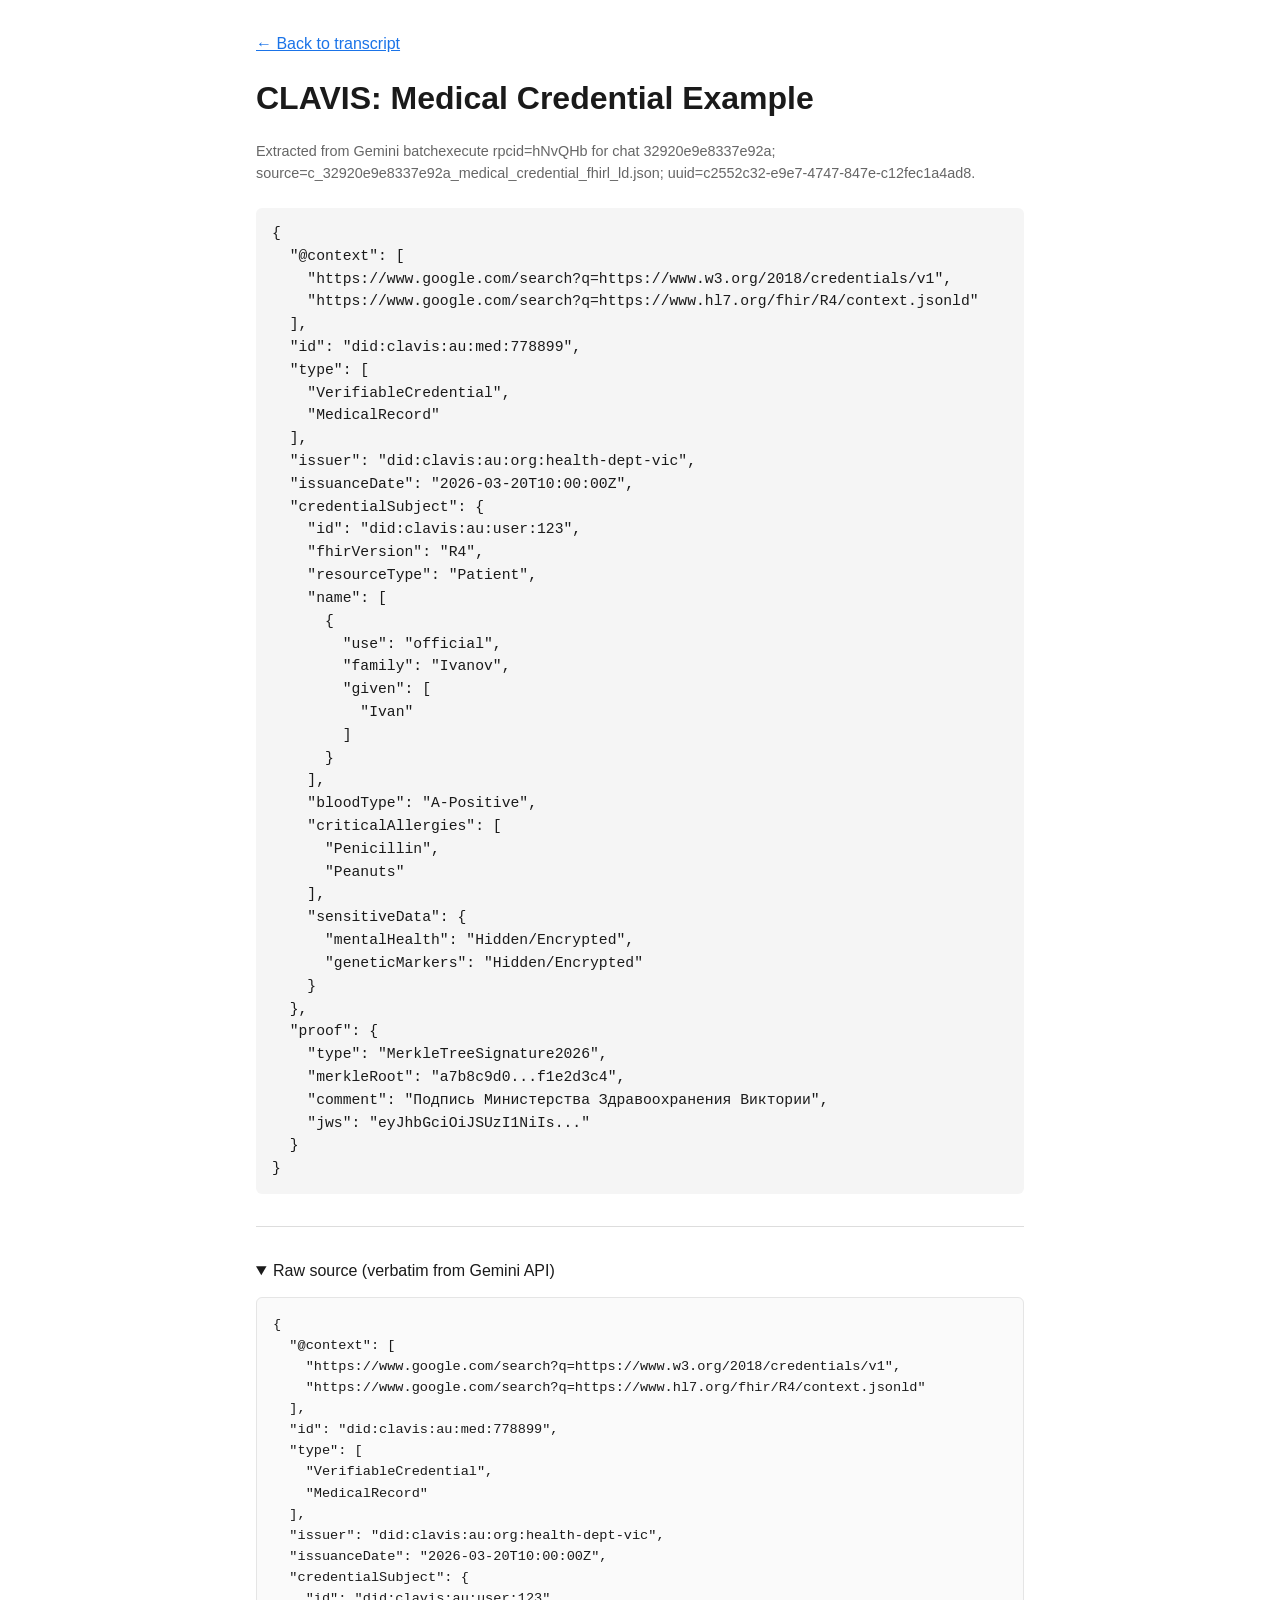
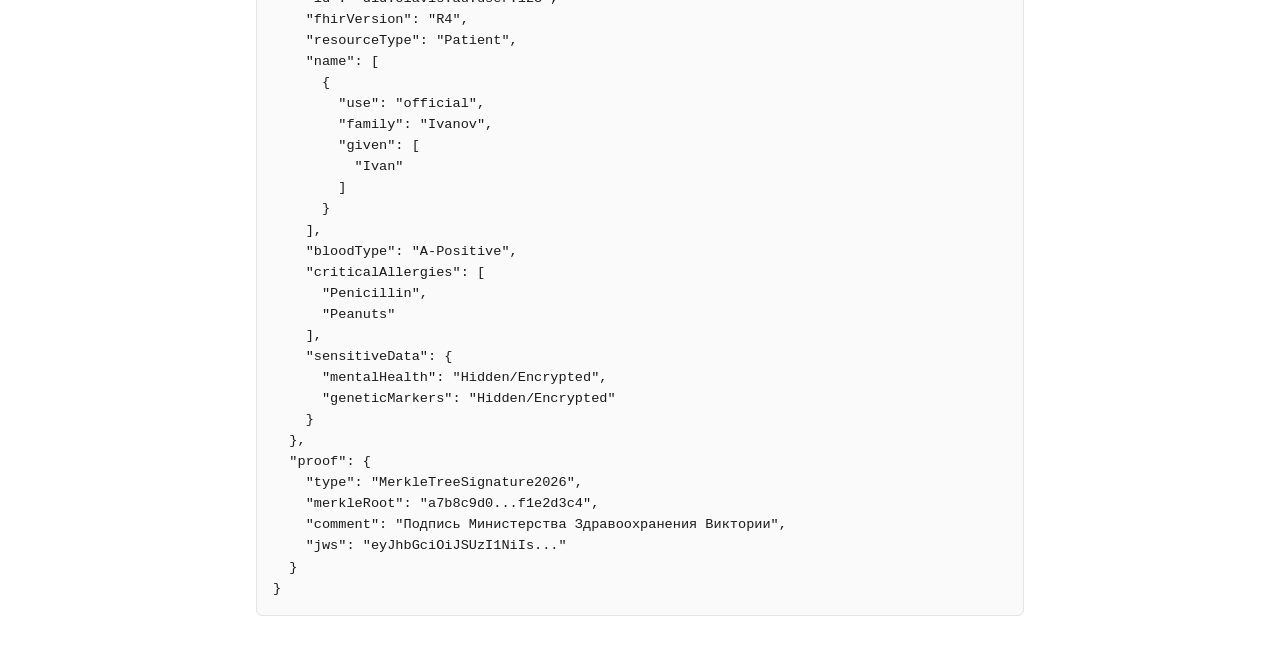
<file: gemini-export/canvas/clavis-medical-credential-example.html>
<!DOCTYPE html>
<html lang="en">
<head>
<meta charset="utf-8">
<meta name="viewport" content="width=device-width, initial-scale=1">
<title>CLAVIS: Medical Credential Example</title>
<style>
body { font-family: "IBM Plex Sans", "Segoe UI", sans-serif; max-width: 48rem; margin: 2rem auto; padding: 0 1rem; line-height: 1.55; color: #1a1a1a; }
h1,h2,h3,h4 { line-height: 1.25; }
pre { background: #f5f5f5; padding: .85rem 1rem; overflow-x: auto; border-radius: 6px; }
code { font-family: "IBM Plex Mono", ui-monospace, monospace; font-size: .92em; }
.meta { color: #666; font-size: .9rem; margin-bottom: 1.5rem; }
a { color: #1a73e8; }
hr { border: none; border-top: 1px solid #ddd; margin: 2rem 0; }
.source-md { white-space: pre-wrap; background: #fafafa; border: 1px solid #e5e5e5; padding: 1rem; border-radius: 6px; font-size: .85rem; }
.partial { background: #fff3cd; border: 1px solid #ffc107; padding: .85rem 1rem; border-radius: 8px; margin-bottom: 1.25rem; }
</style>
</head>
<body>
<p><a href="../index.html">← Back to transcript</a></p>
<h1>CLAVIS: Medical Credential Example</h1>
<p class="meta">Extracted from Gemini batchexecute rpcid=hNvQHb for chat 32920e9e8337e92a; source=c_32920e9e8337e92a_medical_credential_fhirl_ld.json; uuid=c2552c32-e9e7-4747-847e-c12fec1a4ad8.</p>

<article class="canvas-body">
<pre><code class="language-json">{
  &quot;@context&quot;: [
    &quot;https://www.google.com/search?q=https://www.w3.org/2018/credentials/v1&quot;,
    &quot;https://www.google.com/search?q=https://www.hl7.org/fhir/R4/context.jsonld&quot;
  ],
  &quot;id&quot;: &quot;did:clavis:au:med:778899&quot;,
  &quot;type&quot;: [
    &quot;VerifiableCredential&quot;,
    &quot;MedicalRecord&quot;
  ],
  &quot;issuer&quot;: &quot;did:clavis:au:org:health-dept-vic&quot;,
  &quot;issuanceDate&quot;: &quot;2026-03-20T10:00:00Z&quot;,
  &quot;credentialSubject&quot;: {
    &quot;id&quot;: &quot;did:clavis:au:user:123&quot;,
    &quot;fhirVersion&quot;: &quot;R4&quot;,
    &quot;resourceType&quot;: &quot;Patient&quot;,
    &quot;name&quot;: [
      {
        &quot;use&quot;: &quot;official&quot;,
        &quot;family&quot;: &quot;Ivanov&quot;,
        &quot;given&quot;: [
          &quot;Ivan&quot;
        ]
      }
    ],
    &quot;bloodType&quot;: &quot;A-Positive&quot;,
    &quot;criticalAllergies&quot;: [
      &quot;Penicillin&quot;,
      &quot;Peanuts&quot;
    ],
    &quot;sensitiveData&quot;: {
      &quot;mentalHealth&quot;: &quot;Hidden/Encrypted&quot;,
      &quot;geneticMarkers&quot;: &quot;Hidden/Encrypted&quot;
    }
  },
  &quot;proof&quot;: {
    &quot;type&quot;: &quot;MerkleTreeSignature2026&quot;,
    &quot;merkleRoot&quot;: &quot;a7b8c9d0...f1e2d3c4&quot;,
    &quot;comment&quot;: &quot;Подпись Министерства Здравоохранения Виктории&quot;,
    &quot;jws&quot;: &quot;eyJhbGciOiJSUzI1NiIs...&quot;
  }
}</code></pre>
</article>
<hr>
<details open>
<summary>Raw source (verbatim from Gemini API)</summary>
<pre class="source-md">{
  &quot;@context&quot;: [
    &quot;https://www.google.com/search?q=https://www.w3.org/2018/credentials/v1&quot;,
    &quot;https://www.google.com/search?q=https://www.hl7.org/fhir/R4/context.jsonld&quot;
  ],
  &quot;id&quot;: &quot;did:clavis:au:med:778899&quot;,
  &quot;type&quot;: [
    &quot;VerifiableCredential&quot;,
    &quot;MedicalRecord&quot;
  ],
  &quot;issuer&quot;: &quot;did:clavis:au:org:health-dept-vic&quot;,
  &quot;issuanceDate&quot;: &quot;2026-03-20T10:00:00Z&quot;,
  &quot;credentialSubject&quot;: {
    &quot;id&quot;: &quot;did:clavis:au:user:123&quot;,
    &quot;fhirVersion&quot;: &quot;R4&quot;,
    &quot;resourceType&quot;: &quot;Patient&quot;,
    &quot;name&quot;: [
      {
        &quot;use&quot;: &quot;official&quot;,
        &quot;family&quot;: &quot;Ivanov&quot;,
        &quot;given&quot;: [
          &quot;Ivan&quot;
        ]
      }
    ],
    &quot;bloodType&quot;: &quot;A-Positive&quot;,
    &quot;criticalAllergies&quot;: [
      &quot;Penicillin&quot;,
      &quot;Peanuts&quot;
    ],
    &quot;sensitiveData&quot;: {
      &quot;mentalHealth&quot;: &quot;Hidden/Encrypted&quot;,
      &quot;geneticMarkers&quot;: &quot;Hidden/Encrypted&quot;
    }
  },
  &quot;proof&quot;: {
    &quot;type&quot;: &quot;MerkleTreeSignature2026&quot;,
    &quot;merkleRoot&quot;: &quot;a7b8c9d0...f1e2d3c4&quot;,
    &quot;comment&quot;: &quot;Подпись Министерства Здравоохранения Виктории&quot;,
    &quot;jws&quot;: &quot;eyJhbGciOiJSUzI1NiIs...&quot;
  }
}</pre>
</details>
</body>
</html>
</file>
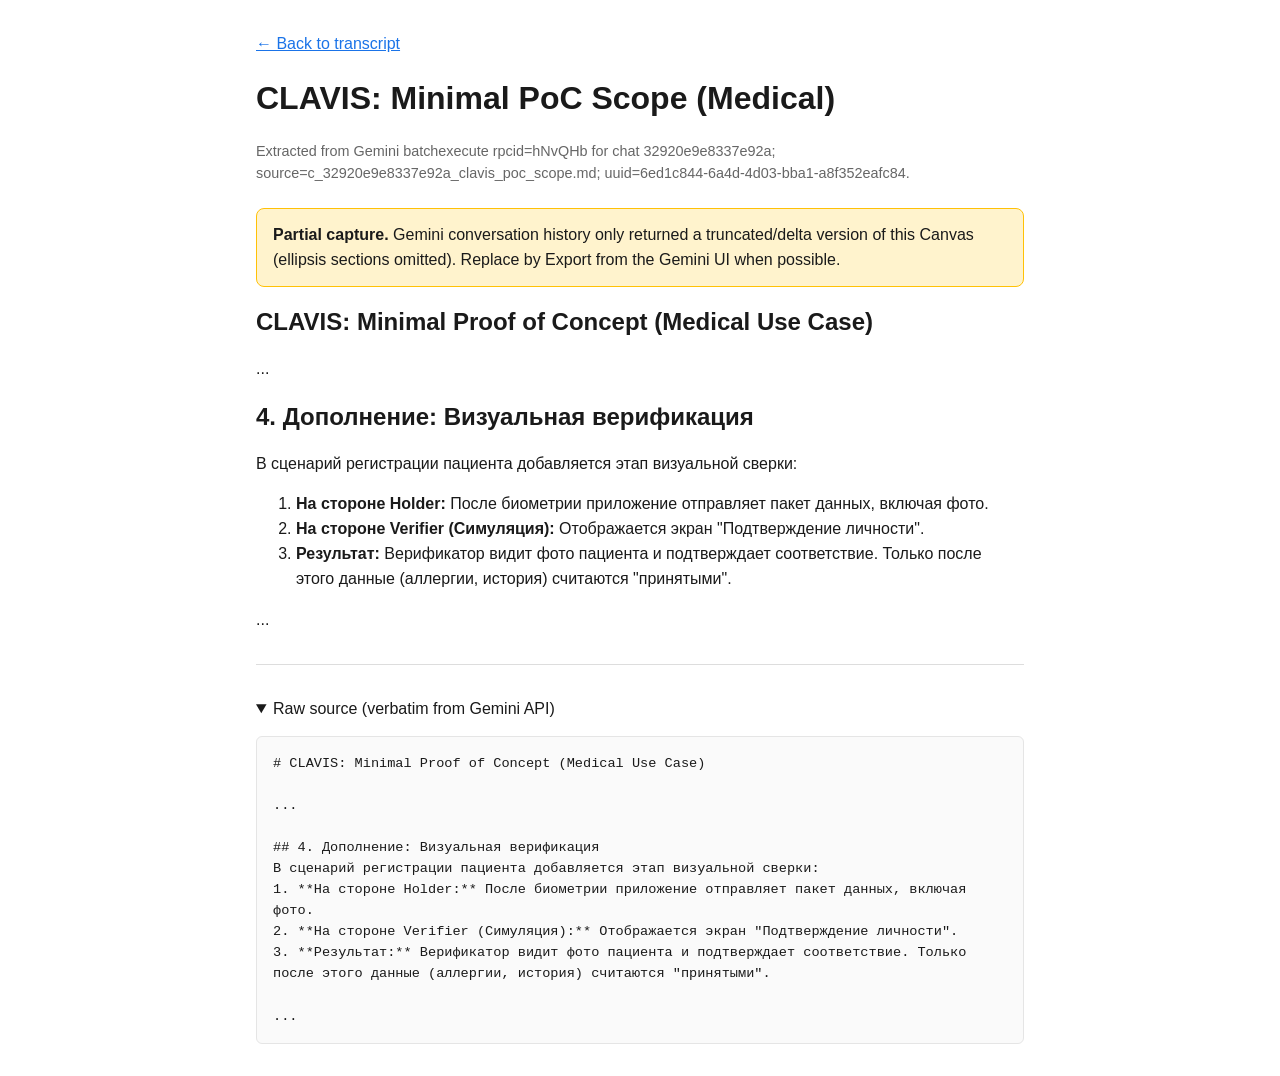
<file: gemini-export/canvas/clavis-minimal-poc-scope-medical.html>
<!DOCTYPE html>
<html lang="en">
<head>
<meta charset="utf-8">
<meta name="viewport" content="width=device-width, initial-scale=1">
<title>CLAVIS: Minimal PoC Scope (Medical)</title>
<style>
body { font-family: "IBM Plex Sans", "Segoe UI", sans-serif; max-width: 48rem; margin: 2rem auto; padding: 0 1rem; line-height: 1.55; color: #1a1a1a; }
h1,h2,h3,h4 { line-height: 1.25; }
pre { background: #f5f5f5; padding: .85rem 1rem; overflow-x: auto; border-radius: 6px; }
code { font-family: "IBM Plex Mono", ui-monospace, monospace; font-size: .92em; }
.meta { color: #666; font-size: .9rem; margin-bottom: 1.5rem; }
a { color: #1a73e8; }
hr { border: none; border-top: 1px solid #ddd; margin: 2rem 0; }
.source-md { white-space: pre-wrap; background: #fafafa; border: 1px solid #e5e5e5; padding: 1rem; border-radius: 6px; font-size: .85rem; }
.partial { background: #fff3cd; border: 1px solid #ffc107; padding: .85rem 1rem; border-radius: 8px; margin-bottom: 1.25rem; }
</style>
</head>
<body>
<p><a href="../index.html">← Back to transcript</a></p>
<h1>CLAVIS: Minimal PoC Scope (Medical)</h1>
<p class="meta">Extracted from Gemini batchexecute rpcid=hNvQHb for chat 32920e9e8337e92a; source=c_32920e9e8337e92a_clavis_poc_scope.md; uuid=6ed1c844-6a4d-4d03-bba1-a8f352eafc84.</p>
<div class="partial"><strong>Partial capture.</strong> Gemini conversation history only returned a truncated/delta version of this Canvas (ellipsis sections omitted). Replace by Export from the Gemini UI when possible.</div>
<article class="canvas-body">
<h1>CLAVIS: Minimal Proof of Concept (Medical Use Case)</h1>
<p>...</p>
<h2>4. Дополнение: Визуальная верификация</h2>
<p>В сценарий регистрации пациента добавляется этап визуальной сверки:</p>
<ol>
<li><strong>На стороне Holder:</strong> После биометрии приложение отправляет пакет данных, включая фото.</li>
<li><strong>На стороне Verifier (Симуляция):</strong> Отображается экран &quot;Подтверждение личности&quot;. </li>
<li><strong>Результат:</strong> Верификатор видит фото пациента и подтверждает соответствие. Только после этого данные (аллергии, история) считаются &quot;принятыми&quot;.</li>
</ol>
<p>...</p>
</article>
<hr>
<details open>
<summary>Raw source (verbatim from Gemini API)</summary>
<pre class="source-md"># CLAVIS: Minimal Proof of Concept (Medical Use Case)

...

## 4. Дополнение: Визуальная верификация
В сценарий регистрации пациента добавляется этап визуальной сверки:
1. **На стороне Holder:** После биометрии приложение отправляет пакет данных, включая фото.
2. **На стороне Verifier (Симуляция):** Отображается экран &quot;Подтверждение личности&quot;. 
3. **Результат:** Верификатор видит фото пациента и подтверждает соответствие. Только после этого данные (аллергии, история) считаются &quot;принятыми&quot;.

...</pre>
</details>
</body>
</html>
</file>
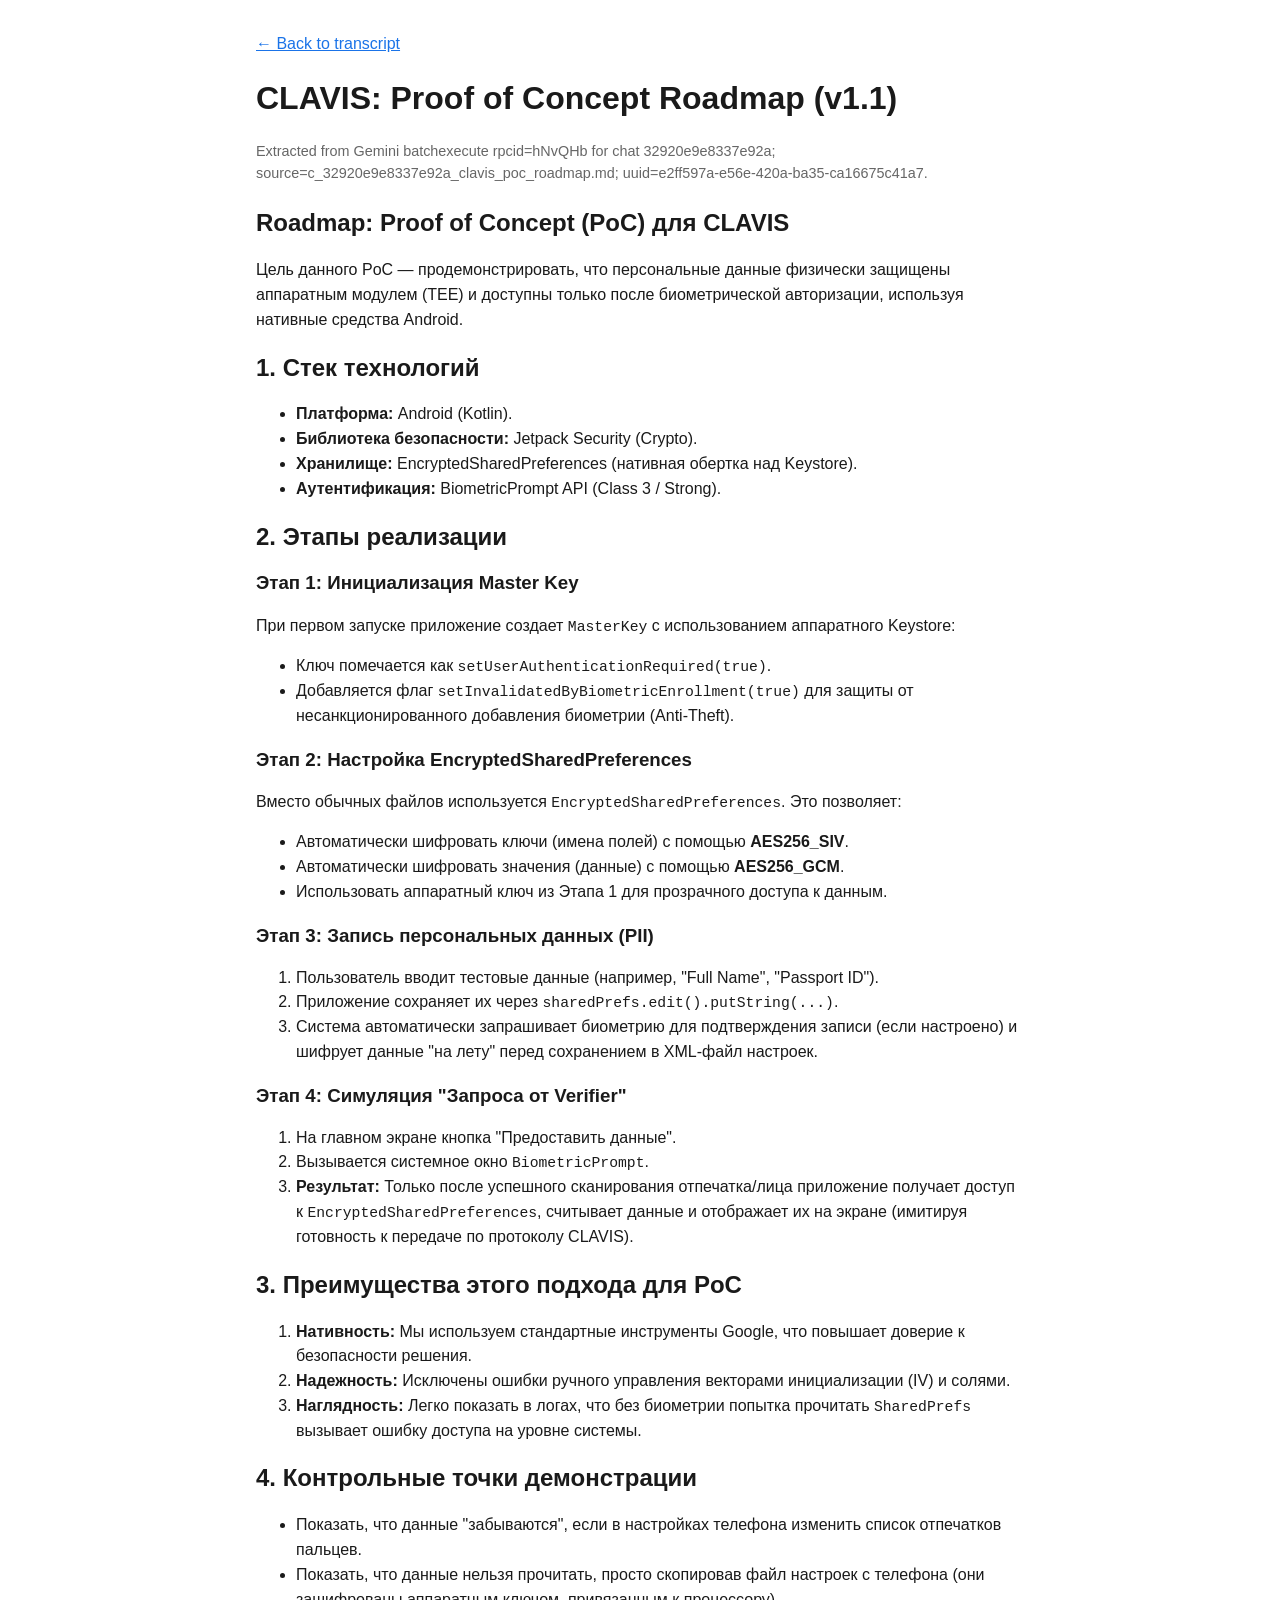
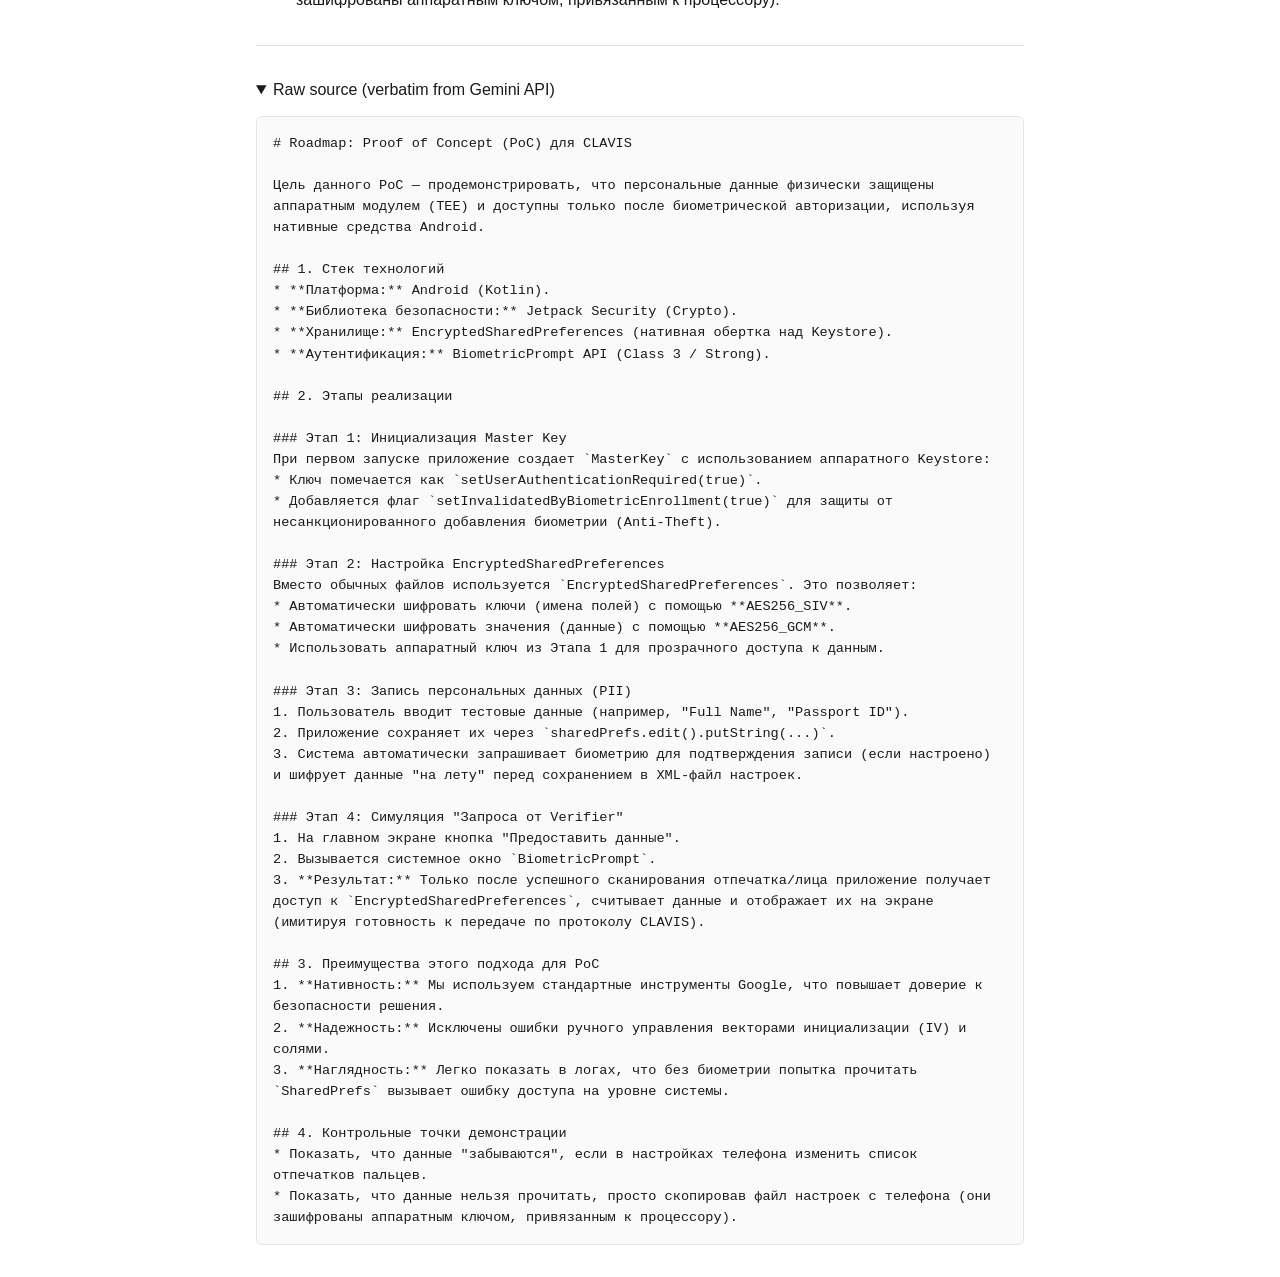
<file: gemini-export/canvas/clavis-proof-of-concept-roadmap-v1-1.html>
<!DOCTYPE html>
<html lang="en">
<head>
<meta charset="utf-8">
<meta name="viewport" content="width=device-width, initial-scale=1">
<title>CLAVIS: Proof of Concept Roadmap (v1.1)</title>
<style>
body { font-family: "IBM Plex Sans", "Segoe UI", sans-serif; max-width: 48rem; margin: 2rem auto; padding: 0 1rem; line-height: 1.55; color: #1a1a1a; }
h1,h2,h3,h4 { line-height: 1.25; }
pre { background: #f5f5f5; padding: .85rem 1rem; overflow-x: auto; border-radius: 6px; }
code { font-family: "IBM Plex Mono", ui-monospace, monospace; font-size: .92em; }
.meta { color: #666; font-size: .9rem; margin-bottom: 1.5rem; }
a { color: #1a73e8; }
hr { border: none; border-top: 1px solid #ddd; margin: 2rem 0; }
.source-md { white-space: pre-wrap; background: #fafafa; border: 1px solid #e5e5e5; padding: 1rem; border-radius: 6px; font-size: .85rem; }
.partial { background: #fff3cd; border: 1px solid #ffc107; padding: .85rem 1rem; border-radius: 8px; margin-bottom: 1.25rem; }
</style>
</head>
<body>
<p><a href="../index.html">← Back to transcript</a></p>
<h1>CLAVIS: Proof of Concept Roadmap (v1.1)</h1>
<p class="meta">Extracted from Gemini batchexecute rpcid=hNvQHb for chat 32920e9e8337e92a; source=c_32920e9e8337e92a_clavis_poc_roadmap.md; uuid=e2ff597a-e56e-420a-ba35-ca16675c41a7.</p>

<article class="canvas-body">
<h1>Roadmap: Proof of Concept (PoC) для CLAVIS</h1>
<p>Цель данного PoC — продемонстрировать, что персональные данные физически защищены аппаратным модулем (TEE) и доступны только после биометрической авторизации, используя нативные средства Android.</p>
<h2>1. Стек технологий</h2>
<ul>
<li><strong>Платформа:</strong> Android (Kotlin).</li>
<li><strong>Библиотека безопасности:</strong> Jetpack Security (Crypto).</li>
<li><strong>Хранилище:</strong> EncryptedSharedPreferences (нативная обертка над Keystore).</li>
<li><strong>Аутентификация:</strong> BiometricPrompt API (Class 3 / Strong).</li>
</ul>
<h2>2. Этапы реализации</h2>
<h3>Этап 1: Инициализация Master Key</h3>
<p>При первом запуске приложение создает <code>MasterKey</code> с использованием аппаратного Keystore:</p>
<ul>
<li>Ключ помечается как <code>setUserAuthenticationRequired(true)</code>.</li>
<li>Добавляется флаг <code>setInvalidatedByBiometricEnrollment(true)</code> для защиты от несанкционированного добавления биометрии (Anti-Theft).</li>
</ul>
<h3>Этап 2: Настройка EncryptedSharedPreferences</h3>
<p>Вместо обычных файлов используется <code>EncryptedSharedPreferences</code>. Это позволяет:</p>
<ul>
<li>Автоматически шифровать ключи (имена полей) с помощью <strong>AES256_SIV</strong>.</li>
<li>Автоматически шифровать значения (данные) с помощью <strong>AES256_GCM</strong>.</li>
<li>Использовать аппаратный ключ из Этапа 1 для прозрачного доступа к данным.</li>
</ul>
<h3>Этап 3: Запись персональных данных (PII)</h3>
<ol>
<li>Пользователь вводит тестовые данные (например, &quot;Full Name&quot;, &quot;Passport ID&quot;).</li>
<li>Приложение сохраняет их через <code>sharedPrefs.edit().putString(...)</code>.</li>
<li>Система автоматически запрашивает биометрию для подтверждения записи (если настроено) и шифрует данные &quot;на лету&quot; перед сохранением в XML-файл настроек.</li>
</ol>
<h3>Этап 4: Симуляция &quot;Запроса от Verifier&quot;</h3>
<ol>
<li>На главном экране кнопка &quot;Предоставить данные&quot;.</li>
<li>Вызывается системное окно <code>BiometricPrompt</code>.</li>
<li><strong>Результат:</strong> Только после успешного сканирования отпечатка/лица приложение получает доступ к <code>EncryptedSharedPreferences</code>, считывает данные и отображает их на экране (имитируя готовность к передаче по протоколу CLAVIS).</li>
</ol>
<h2>3. Преимущества этого подхода для PoC</h2>
<ol>
<li><strong>Нативность:</strong> Мы используем стандартные инструменты Google, что повышает доверие к безопасности решения.</li>
<li><strong>Надежность:</strong> Исключены ошибки ручного управления векторами инициализации (IV) и солями.</li>
<li><strong>Наглядность:</strong> Легко показать в логах, что без биометрии попытка прочитать <code>SharedPrefs</code> вызывает ошибку доступа на уровне системы.</li>
</ol>
<h2>4. Контрольные точки демонстрации</h2>
<ul>
<li>Показать, что данные &quot;забываются&quot;, если в настройках телефона изменить список отпечатков пальцев.</li>
<li>Показать, что данные нельзя прочитать, просто скопировав файл настроек с телефона (они зашифрованы аппаратным ключом, привязанным к процессору).</li>
</ul>
</article>
<hr>
<details open>
<summary>Raw source (verbatim from Gemini API)</summary>
<pre class="source-md"># Roadmap: Proof of Concept (PoC) для CLAVIS

Цель данного PoC — продемонстрировать, что персональные данные физически защищены аппаратным модулем (TEE) и доступны только после биометрической авторизации, используя нативные средства Android.

## 1. Стек технологий
* **Платформа:** Android (Kotlin).
* **Библиотека безопасности:** Jetpack Security (Crypto).
* **Хранилище:** EncryptedSharedPreferences (нативная обертка над Keystore).
* **Аутентификация:** BiometricPrompt API (Class 3 / Strong).

## 2. Этапы реализации

### Этап 1: Инициализация Master Key
При первом запуске приложение создает `MasterKey` с использованием аппаратного Keystore:
* Ключ помечается как `setUserAuthenticationRequired(true)`.
* Добавляется флаг `setInvalidatedByBiometricEnrollment(true)` для защиты от несанкционированного добавления биометрии (Anti-Theft).

### Этап 2: Настройка EncryptedSharedPreferences
Вместо обычных файлов используется `EncryptedSharedPreferences`. Это позволяет:
* Автоматически шифровать ключи (имена полей) с помощью **AES256_SIV**.
* Автоматически шифровать значения (данные) с помощью **AES256_GCM**.
* Использовать аппаратный ключ из Этапа 1 для прозрачного доступа к данным.

### Этап 3: Запись персональных данных (PII)
1. Пользователь вводит тестовые данные (например, &quot;Full Name&quot;, &quot;Passport ID&quot;).
2. Приложение сохраняет их через `sharedPrefs.edit().putString(...)`.
3. Система автоматически запрашивает биометрию для подтверждения записи (если настроено) и шифрует данные &quot;на лету&quot; перед сохранением в XML-файл настроек.

### Этап 4: Симуляция &quot;Запроса от Verifier&quot;
1. На главном экране кнопка &quot;Предоставить данные&quot;.
2. Вызывается системное окно `BiometricPrompt`.
3. **Результат:** Только после успешного сканирования отпечатка/лица приложение получает доступ к `EncryptedSharedPreferences`, считывает данные и отображает их на экране (имитируя готовность к передаче по протоколу CLAVIS).

## 3. Преимущества этого подхода для PoC
1. **Нативность:** Мы используем стандартные инструменты Google, что повышает доверие к безопасности решения.
2. **Надежность:** Исключены ошибки ручного управления векторами инициализации (IV) и солями.
3. **Наглядность:** Легко показать в логах, что без биометрии попытка прочитать `SharedPrefs` вызывает ошибку доступа на уровне системы.

## 4. Контрольные точки демонстрации
* Показать, что данные &quot;забываются&quot;, если в настройках телефона изменить список отпечатков пальцев.
* Показать, что данные нельзя прочитать, просто скопировав файл настроек с телефона (они зашифрованы аппаратным ключом, привязанным к процессору).</pre>
</details>
</body>
</html>
</file>
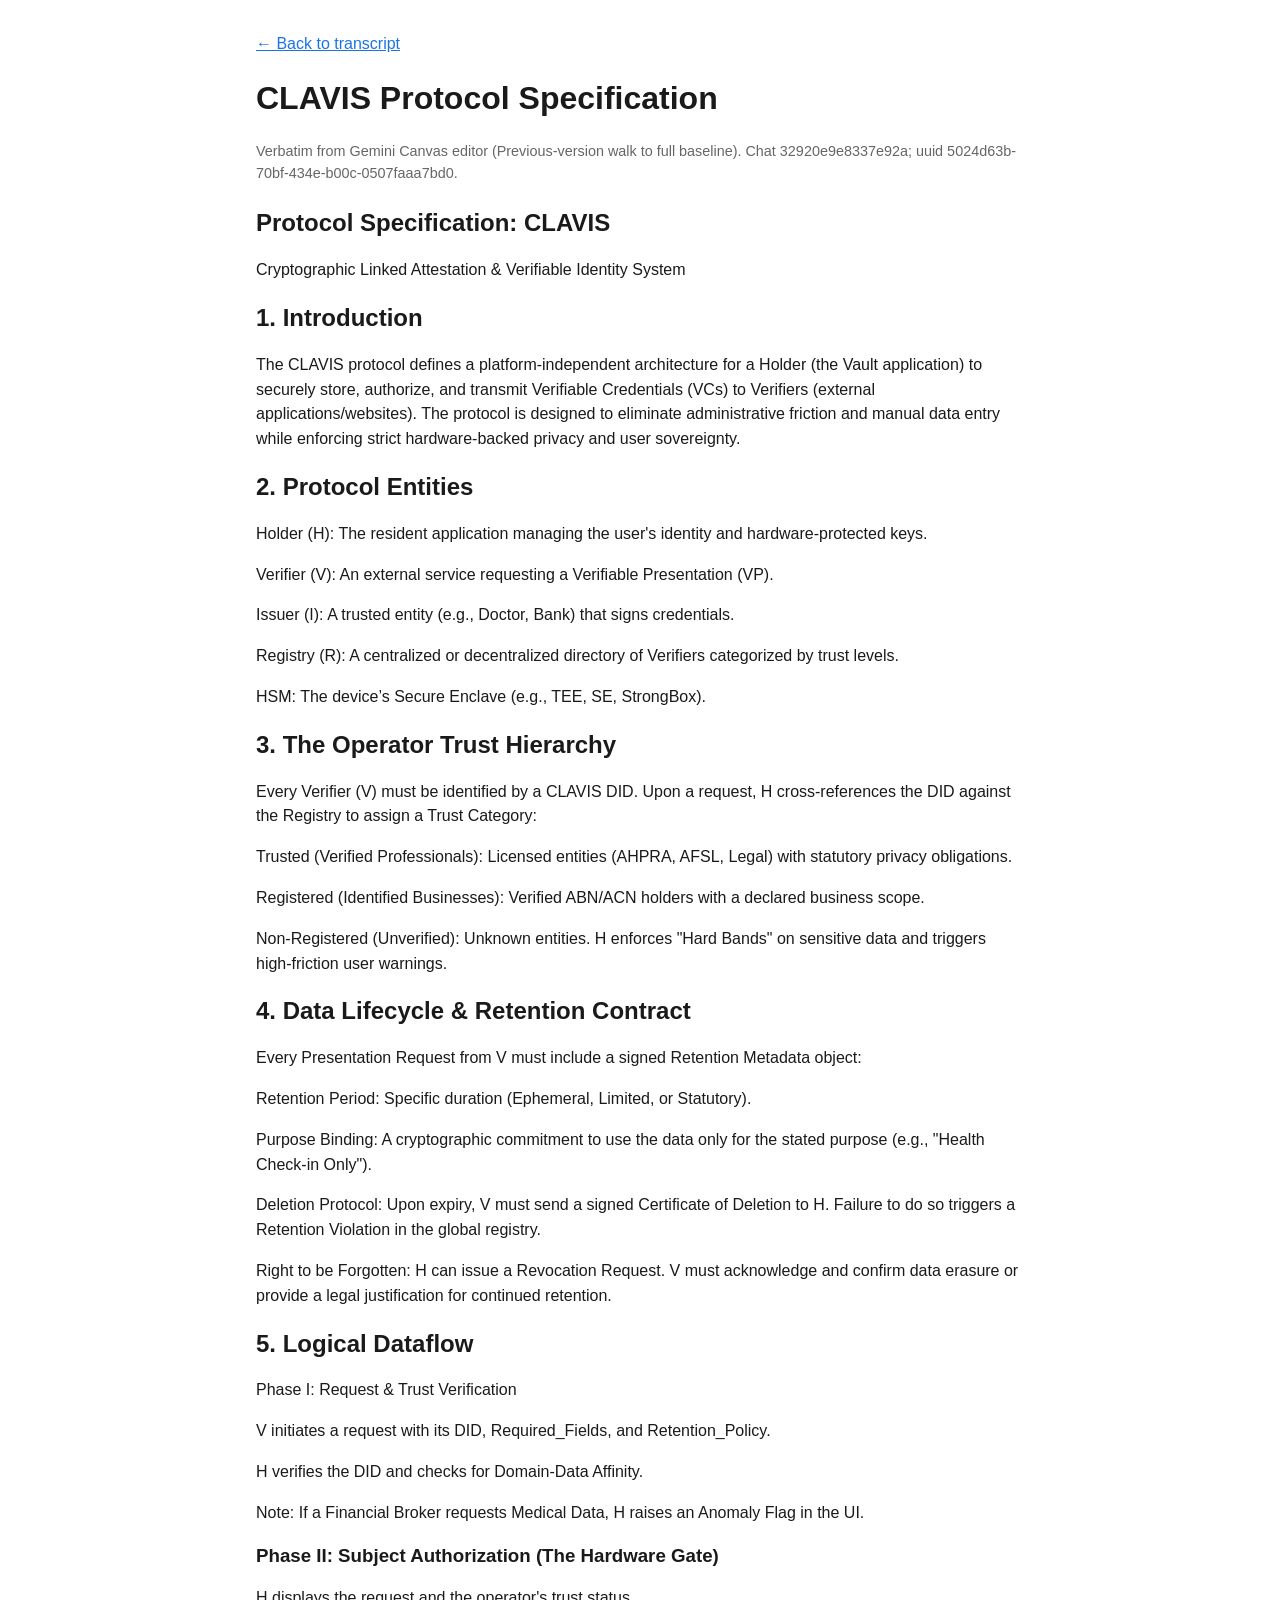
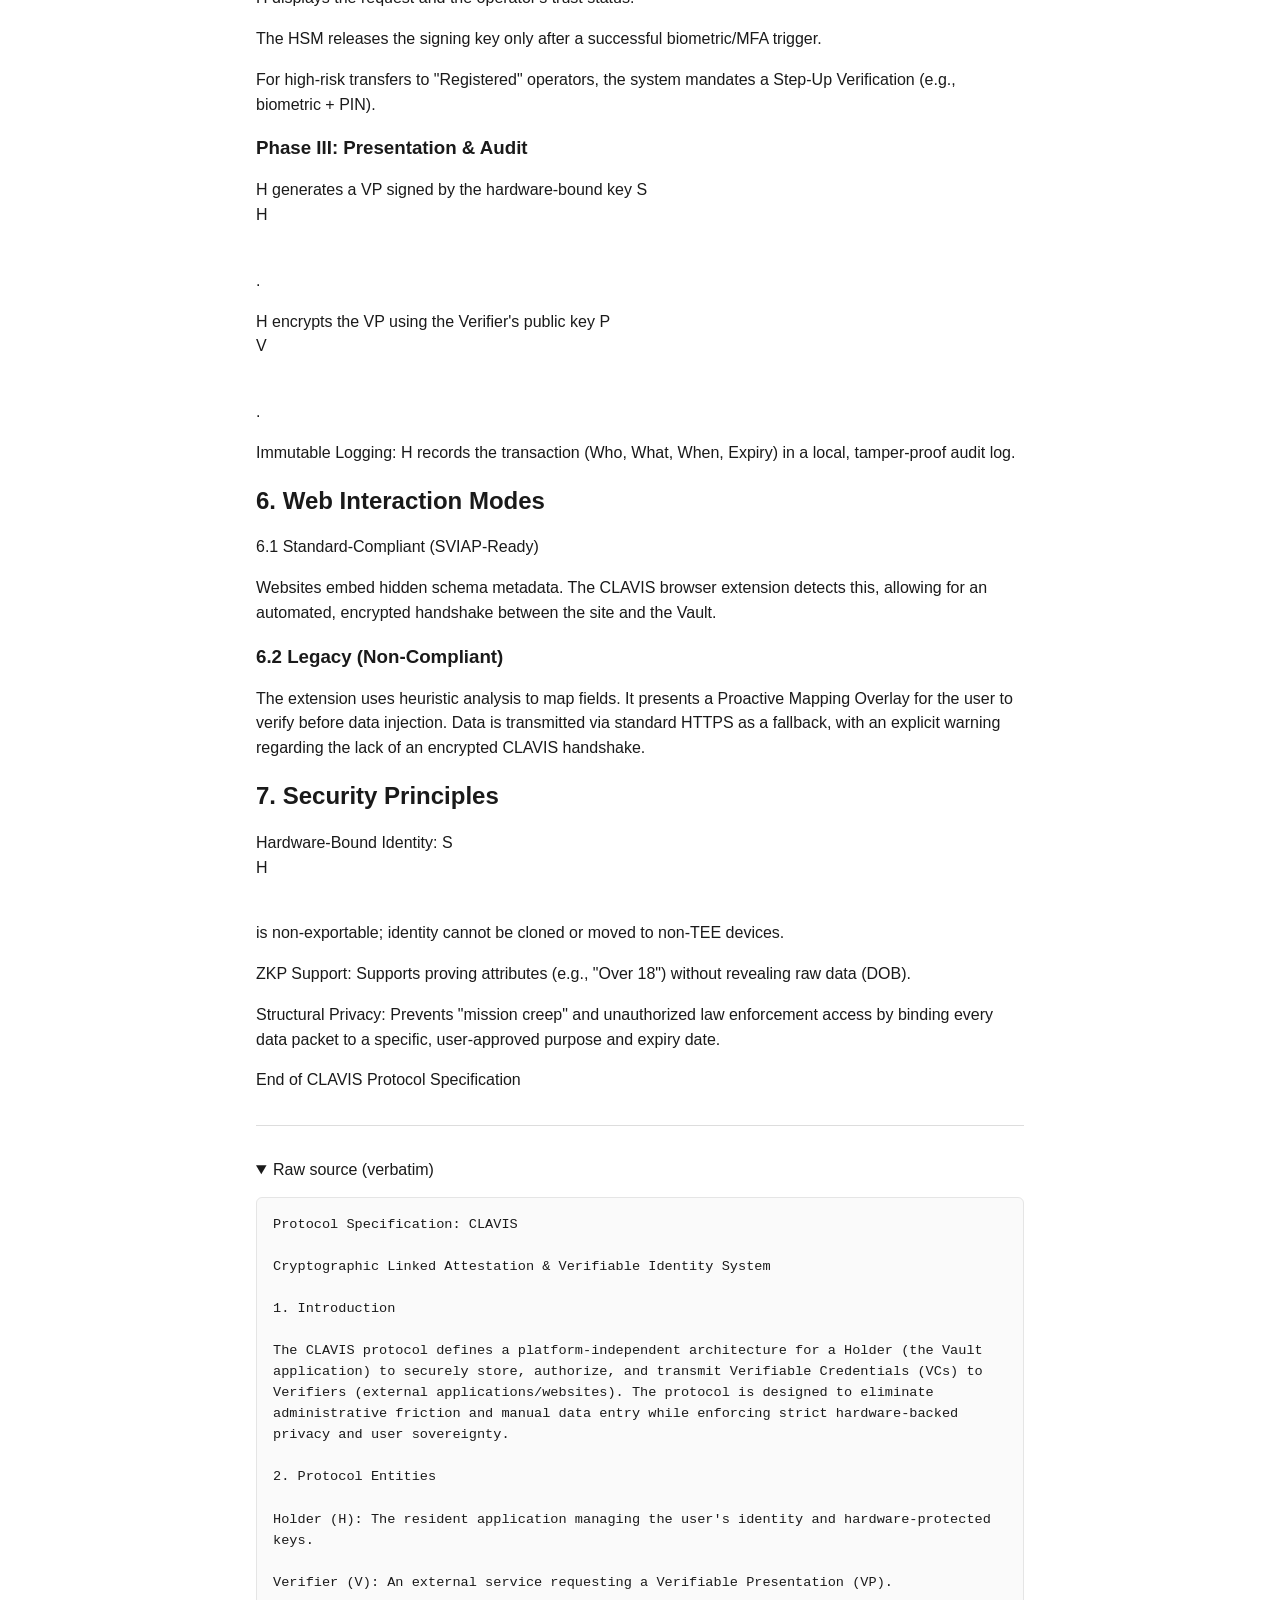
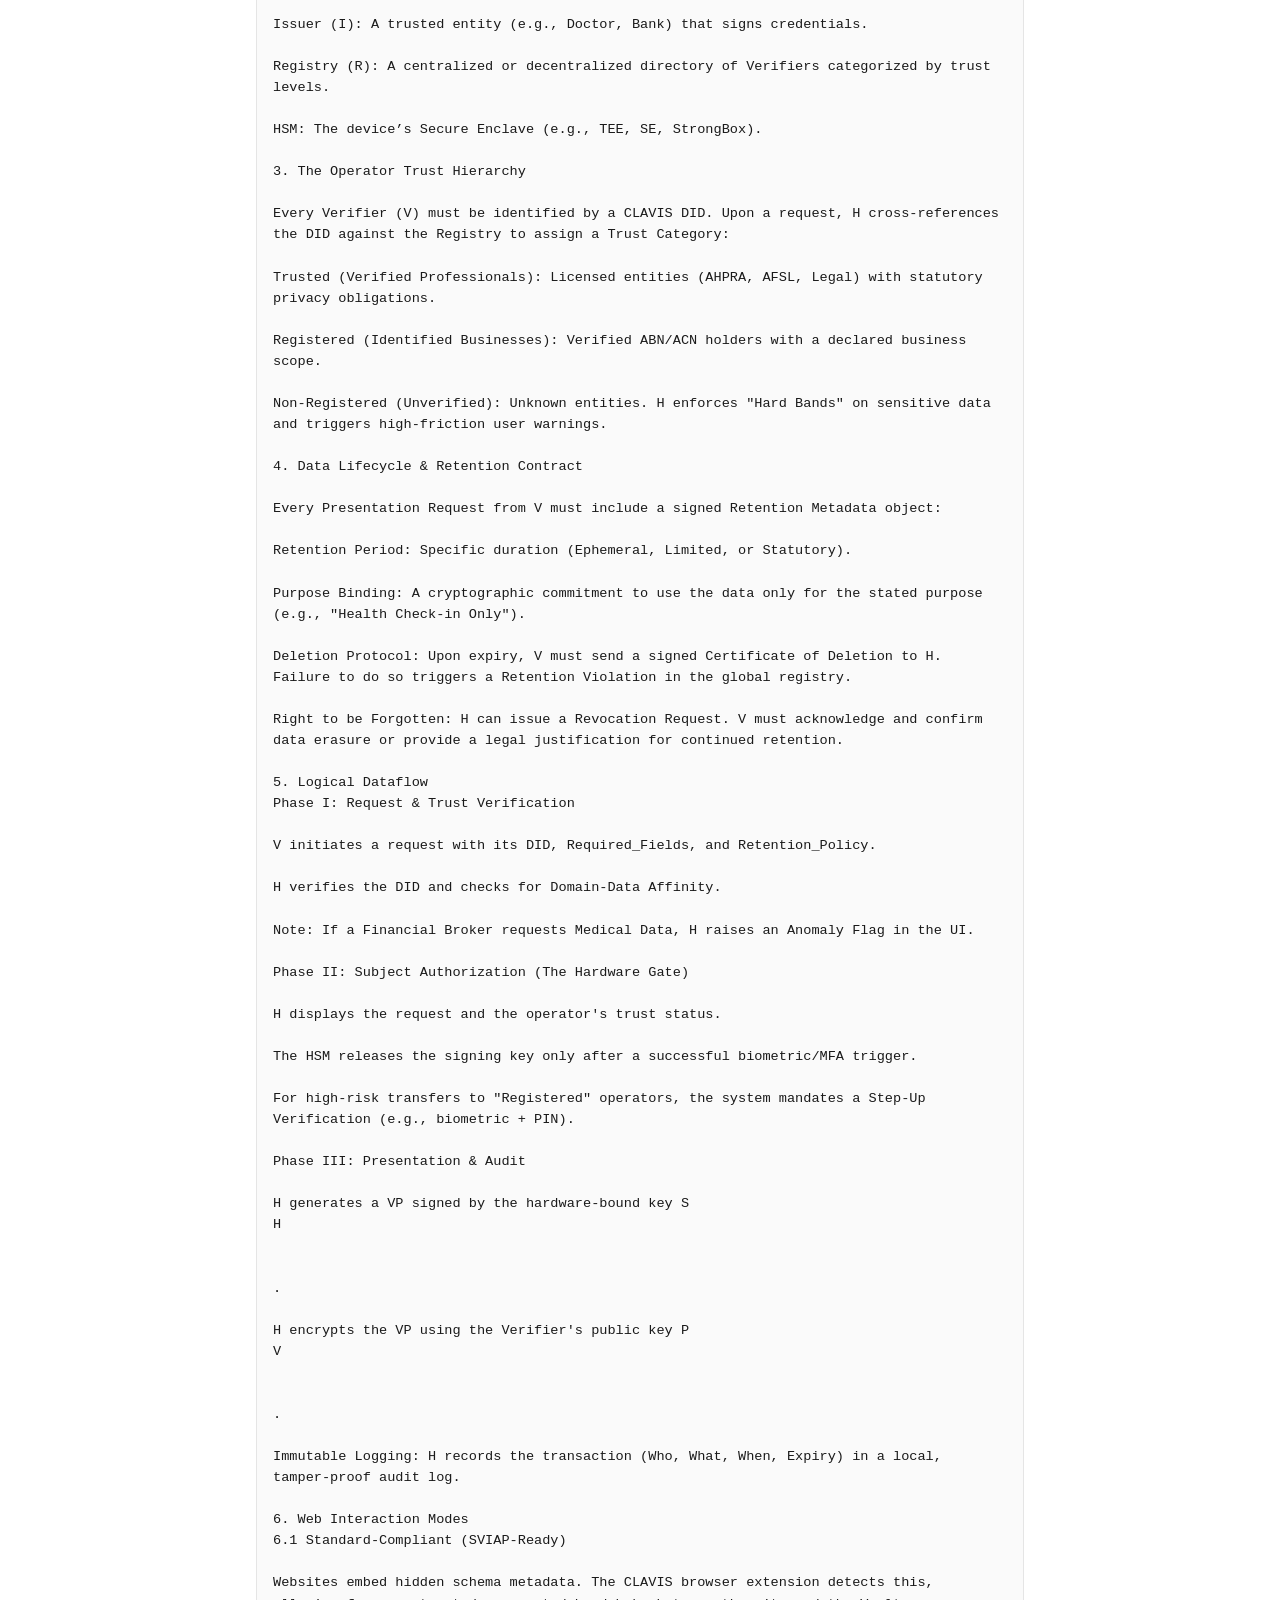
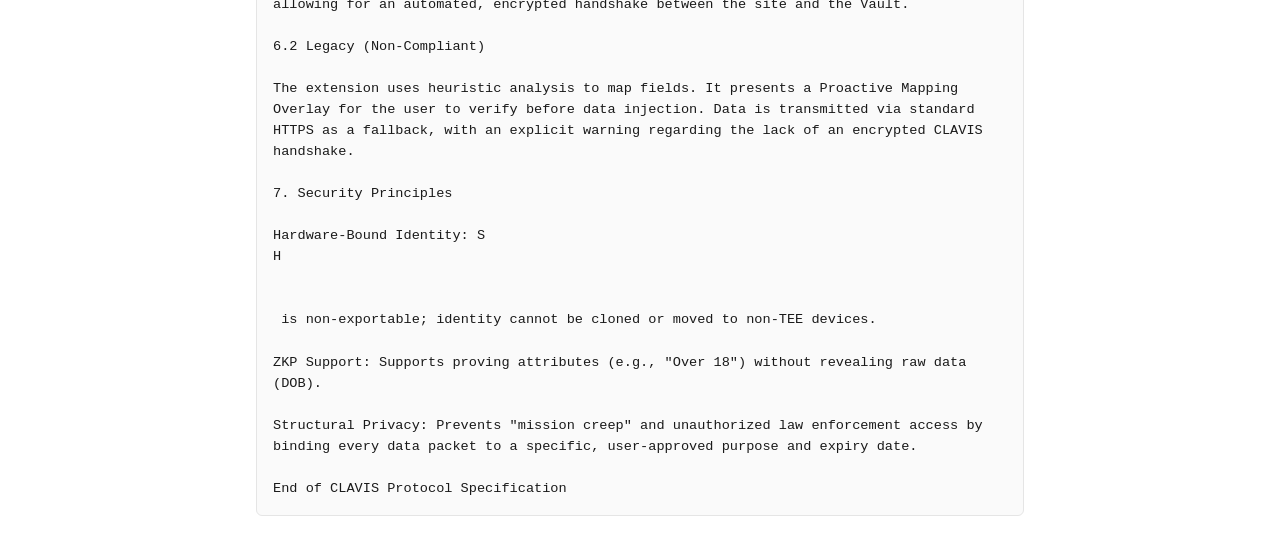
<file: gemini-export/canvas/clavis-protocol-specification.html>
<!DOCTYPE html>
<html lang="en">
<head>
<meta charset="utf-8">
<meta name="viewport" content="width=device-width, initial-scale=1">
<title>CLAVIS Protocol Specification</title>
<style>
body { font-family: "IBM Plex Sans", "Segoe UI", sans-serif; max-width: 48rem; margin: 2rem auto; padding: 0 1rem; line-height: 1.55; color: #1a1a1a; }
h1,h2,h3,h4 { line-height: 1.25; }
.meta { color: #666; font-size: .9rem; margin-bottom: 1.5rem; }
a { color: #1a73e8; }
hr { border: none; border-top: 1px solid #ddd; margin: 2rem 0; }
.source-md { white-space: pre-wrap; background: #fafafa; border: 1px solid #e5e5e5; padding: 1rem; border-radius: 6px; font-size: .85rem; }
.partial { background: #fff3cd; border: 1px solid #ffc107; padding: .85rem 1rem; border-radius: 8px; margin-bottom: 1.25rem; }
</style>
</head>
<body>
<p><a href="../index.html">← Back to transcript</a></p>
<h1>CLAVIS Protocol Specification</h1>
<p class="meta">Verbatim from Gemini Canvas editor (Previous-version walk to full baseline). Chat 32920e9e8337e92a; uuid 5024d63b-70bf-434e-b00c-0507faaa7bd0.</p>

<article class="canvas-body">
<h1>Protocol Specification: CLAVIS</h1>
<p>Cryptographic Linked Attestation &amp; Verifiable Identity System</p>
<h2>1. Introduction</h2>
<p>The CLAVIS protocol defines a platform-independent architecture for a Holder (the Vault application) to securely store, authorize, and transmit Verifiable Credentials (VCs) to Verifiers (external applications/websites). The protocol is designed to eliminate administrative friction and manual data entry while enforcing strict hardware-backed privacy and user sovereignty.</p>
<h2>2. Protocol Entities</h2>
<p>Holder (H): The resident application managing the user&#x27;s identity and hardware-protected keys.</p>
<p>Verifier (V): An external service requesting a Verifiable Presentation (VP).</p>
<p>Issuer (I): A trusted entity (e.g., Doctor, Bank) that signs credentials.</p>
<p>Registry (R): A centralized or decentralized directory of Verifiers categorized by trust levels.</p>
<p>HSM: The device’s Secure Enclave (e.g., TEE, SE, StrongBox).</p>
<h2>3. The Operator Trust Hierarchy</h2>
<p>Every Verifier (V) must be identified by a CLAVIS DID. Upon a request, H cross-references the DID against the Registry to assign a Trust Category:</p>
<p>Trusted (Verified Professionals): Licensed entities (AHPRA, AFSL, Legal) with statutory privacy obligations.</p>
<p>Registered (Identified Businesses): Verified ABN/ACN holders with a declared business scope.</p>
<p>Non-Registered (Unverified): Unknown entities. H enforces &quot;Hard Bands&quot; on sensitive data and triggers high-friction user warnings.</p>
<h2>4. Data Lifecycle &amp; Retention Contract</h2>
<p>Every Presentation Request from V must include a signed Retention Metadata object:</p>
<p>Retention Period: Specific duration (Ephemeral, Limited, or Statutory).</p>
<p>Purpose Binding: A cryptographic commitment to use the data only for the stated purpose (e.g., &quot;Health Check-in Only&quot;).</p>
<p>Deletion Protocol: Upon expiry, V must send a signed Certificate of Deletion to H. Failure to do so triggers a Retention Violation in the global registry.</p>
<p>Right to be Forgotten: H can issue a Revocation Request. V must acknowledge and confirm data erasure or provide a legal justification for continued retention.</p>
<h2>5. Logical Dataflow</h2>
<p>Phase I: Request &amp; Trust Verification</p>
<p>V initiates a request with its DID, Required_Fields, and Retention_Policy.</p>
<p>H verifies the DID and checks for Domain-Data Affinity.</p>
<p>Note: If a Financial Broker requests Medical Data, H raises an Anomaly Flag in the UI.</p>
<h3>Phase II: Subject Authorization (The Hardware Gate)</h3>
<p>H displays the request and the operator&#x27;s trust status.</p>
<p>The HSM releases the signing key only after a successful biometric/MFA trigger.</p>
<p>For high-risk transfers to &quot;Registered&quot; operators, the system mandates a Step-Up Verification (e.g., biometric + PIN).</p>
<h3>Phase III: Presentation &amp; Audit</h3>
<p>H generates a VP signed by the hardware-bound key S<br>
H<br>
	​</p>
<p>.</p>
<p>H encrypts the VP using the Verifier&#x27;s public key P<br>
V<br>
	​</p>
<p>.</p>
<p>Immutable Logging: H records the transaction (Who, What, When, Expiry) in a local, tamper-proof audit log.</p>
<h2>6. Web Interaction Modes</h2>
<p>6.1 Standard-Compliant (SVIAP-Ready)</p>
<p>Websites embed hidden schema metadata. The CLAVIS browser extension detects this, allowing for an automated, encrypted handshake between the site and the Vault.</p>
<h3>6.2 Legacy (Non-Compliant)</h3>
<p>The extension uses heuristic analysis to map fields. It presents a Proactive Mapping Overlay for the user to verify before data injection. Data is transmitted via standard HTTPS as a fallback, with an explicit warning regarding the lack of an encrypted CLAVIS handshake.</p>
<h2>7. Security Principles</h2>
<p>Hardware-Bound Identity: S<br>
H<br>
	​</p>
<p>is non-exportable; identity cannot be cloned or moved to non-TEE devices.</p>
<p>ZKP Support: Supports proving attributes (e.g., &quot;Over 18&quot;) without revealing raw data (DOB).</p>
<p>Structural Privacy: Prevents &quot;mission creep&quot; and unauthorized law enforcement access by binding every data packet to a specific, user-approved purpose and expiry date.</p>
<p>End of CLAVIS Protocol Specification</p>
</article>
<hr>
<details open>
<summary>Raw source (verbatim)</summary>
<pre class="source-md">Protocol Specification: CLAVIS

Cryptographic Linked Attestation &amp; Verifiable Identity System

1. Introduction

The CLAVIS protocol defines a platform-independent architecture for a Holder (the Vault application) to securely store, authorize, and transmit Verifiable Credentials (VCs) to Verifiers (external applications/websites). The protocol is designed to eliminate administrative friction and manual data entry while enforcing strict hardware-backed privacy and user sovereignty.

2. Protocol Entities

Holder (H): The resident application managing the user&#x27;s identity and hardware-protected keys.

Verifier (V): An external service requesting a Verifiable Presentation (VP).

Issuer (I): A trusted entity (e.g., Doctor, Bank) that signs credentials.

Registry (R): A centralized or decentralized directory of Verifiers categorized by trust levels.

HSM: The device’s Secure Enclave (e.g., TEE, SE, StrongBox).

3. The Operator Trust Hierarchy

Every Verifier (V) must be identified by a CLAVIS DID. Upon a request, H cross-references the DID against the Registry to assign a Trust Category:

Trusted (Verified Professionals): Licensed entities (AHPRA, AFSL, Legal) with statutory privacy obligations.

Registered (Identified Businesses): Verified ABN/ACN holders with a declared business scope.

Non-Registered (Unverified): Unknown entities. H enforces &quot;Hard Bands&quot; on sensitive data and triggers high-friction user warnings.

4. Data Lifecycle &amp; Retention Contract

Every Presentation Request from V must include a signed Retention Metadata object:

Retention Period: Specific duration (Ephemeral, Limited, or Statutory).

Purpose Binding: A cryptographic commitment to use the data only for the stated purpose (e.g., &quot;Health Check-in Only&quot;).

Deletion Protocol: Upon expiry, V must send a signed Certificate of Deletion to H. Failure to do so triggers a Retention Violation in the global registry.

Right to be Forgotten: H can issue a Revocation Request. V must acknowledge and confirm data erasure or provide a legal justification for continued retention.

5. Logical Dataflow
Phase I: Request &amp; Trust Verification

V initiates a request with its DID, Required_Fields, and Retention_Policy.

H verifies the DID and checks for Domain-Data Affinity.

Note: If a Financial Broker requests Medical Data, H raises an Anomaly Flag in the UI.

Phase II: Subject Authorization (The Hardware Gate)

H displays the request and the operator&#x27;s trust status.

The HSM releases the signing key only after a successful biometric/MFA trigger.

For high-risk transfers to &quot;Registered&quot; operators, the system mandates a Step-Up Verification (e.g., biometric + PIN).

Phase III: Presentation &amp; Audit

H generates a VP signed by the hardware-bound key S
H
	​

.

H encrypts the VP using the Verifier&#x27;s public key P
V
	​

.

Immutable Logging: H records the transaction (Who, What, When, Expiry) in a local, tamper-proof audit log.

6. Web Interaction Modes
6.1 Standard-Compliant (SVIAP-Ready)

Websites embed hidden schema metadata. The CLAVIS browser extension detects this, allowing for an automated, encrypted handshake between the site and the Vault.

6.2 Legacy (Non-Compliant)

The extension uses heuristic analysis to map fields. It presents a Proactive Mapping Overlay for the user to verify before data injection. Data is transmitted via standard HTTPS as a fallback, with an explicit warning regarding the lack of an encrypted CLAVIS handshake.

7. Security Principles

Hardware-Bound Identity: S
H
	​

 is non-exportable; identity cannot be cloned or moved to non-TEE devices.

ZKP Support: Supports proving attributes (e.g., &quot;Over 18&quot;) without revealing raw data (DOB).

Structural Privacy: Prevents &quot;mission creep&quot; and unauthorized law enforcement access by binding every data packet to a specific, user-approved purpose and expiry date.

End of CLAVIS Protocol Specification</pre>
</details>
</body>
</html>
</file>
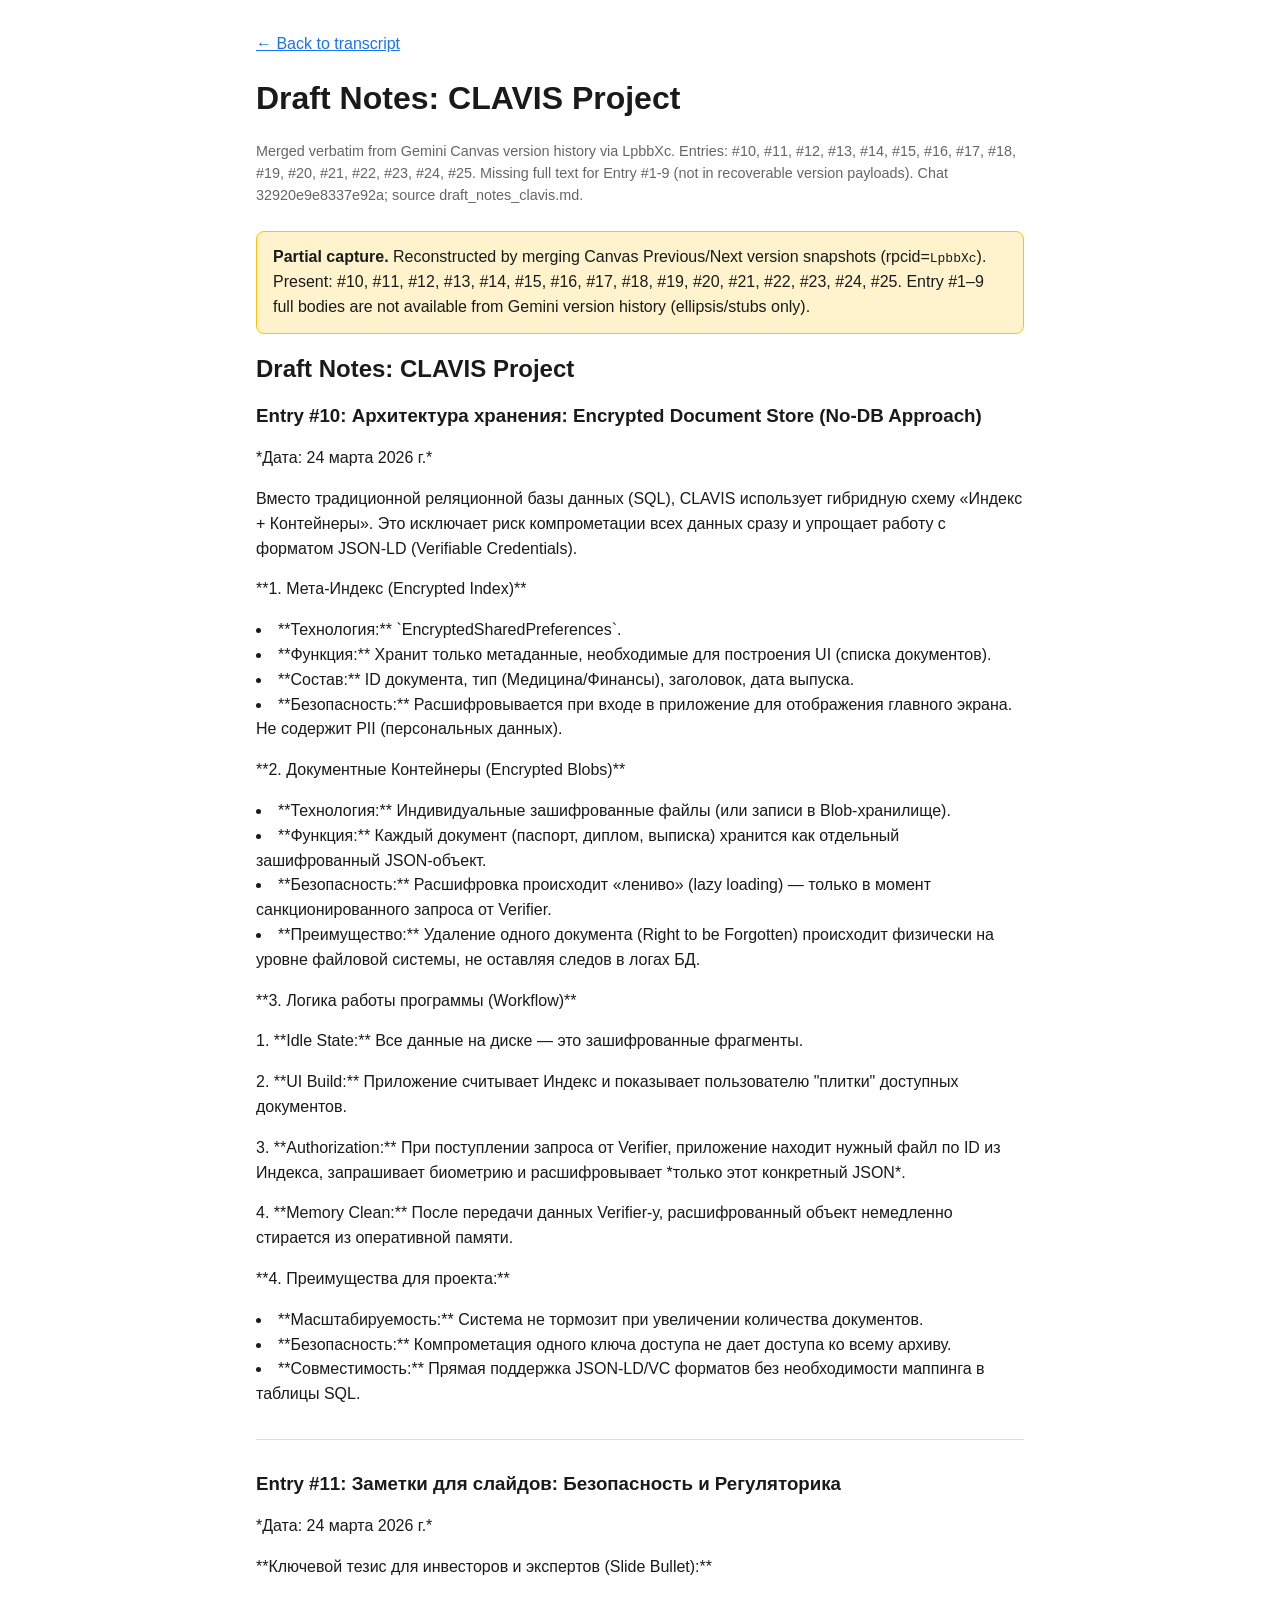
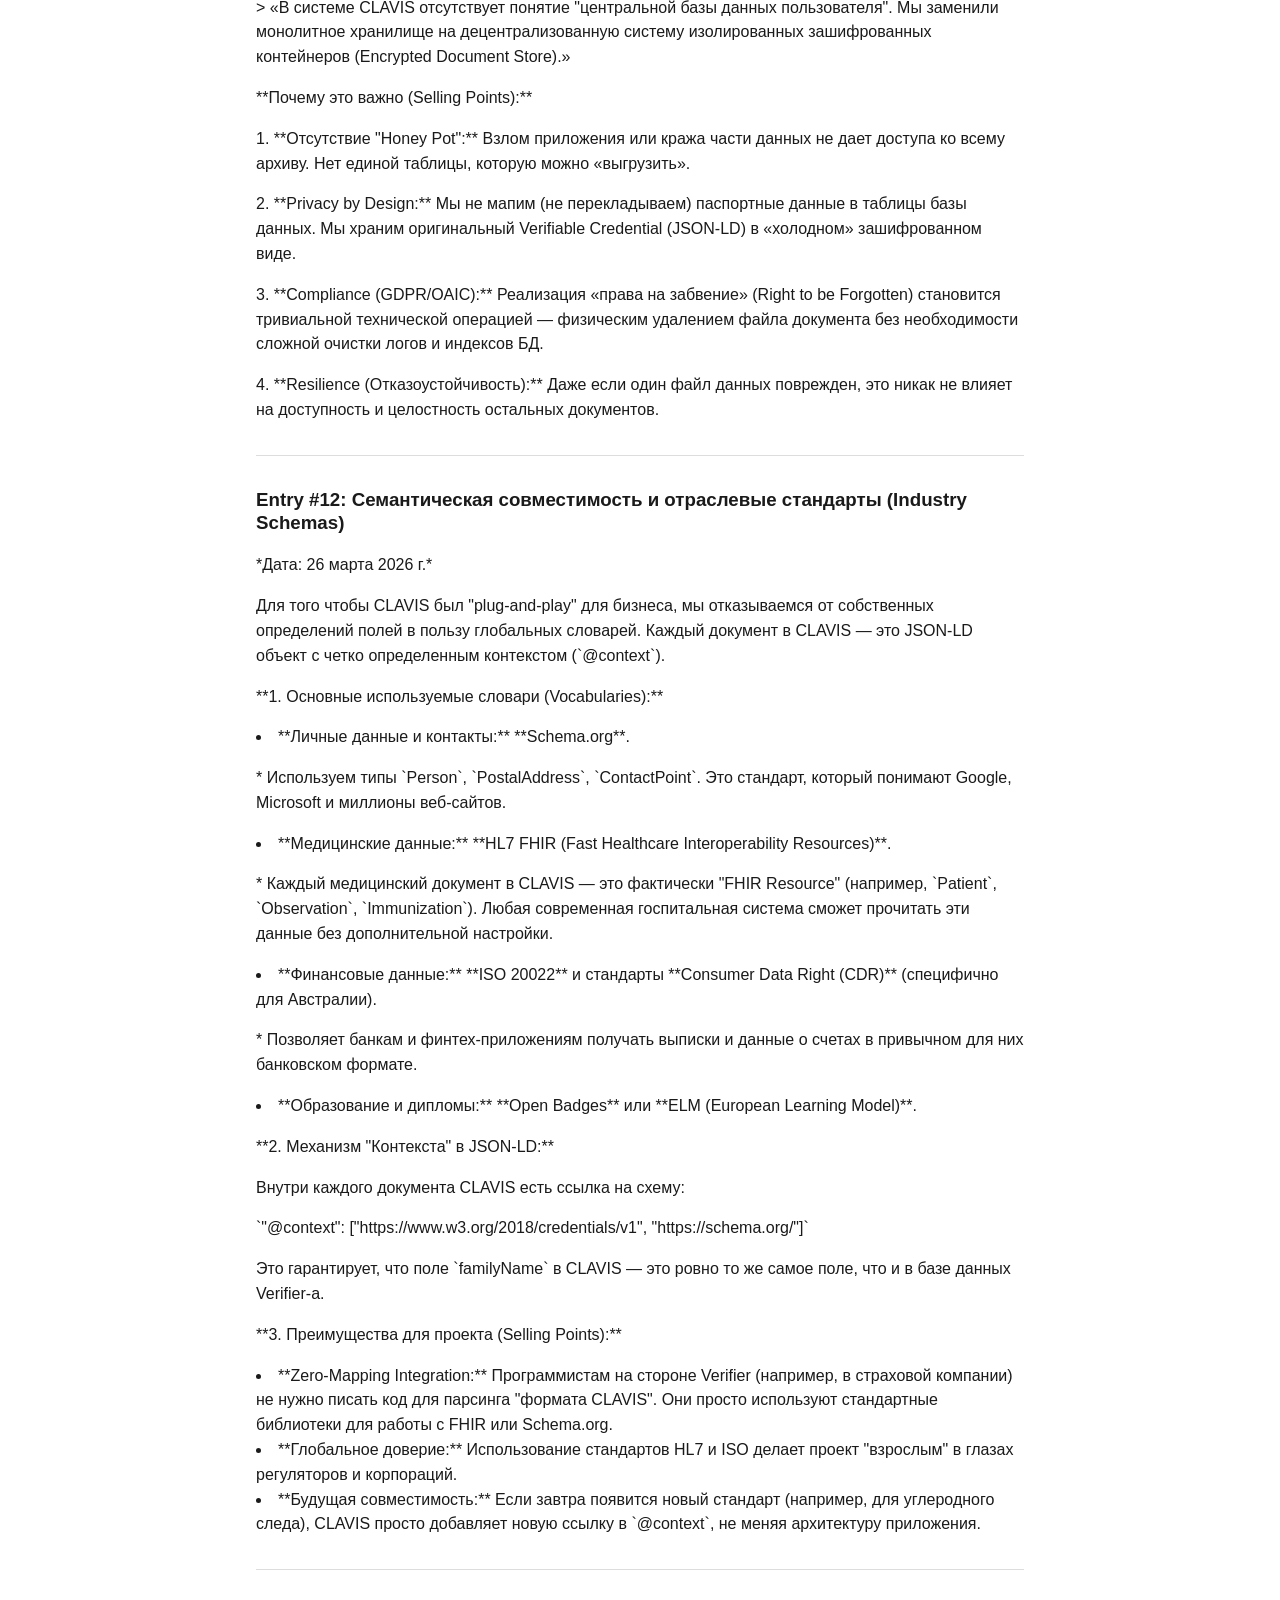
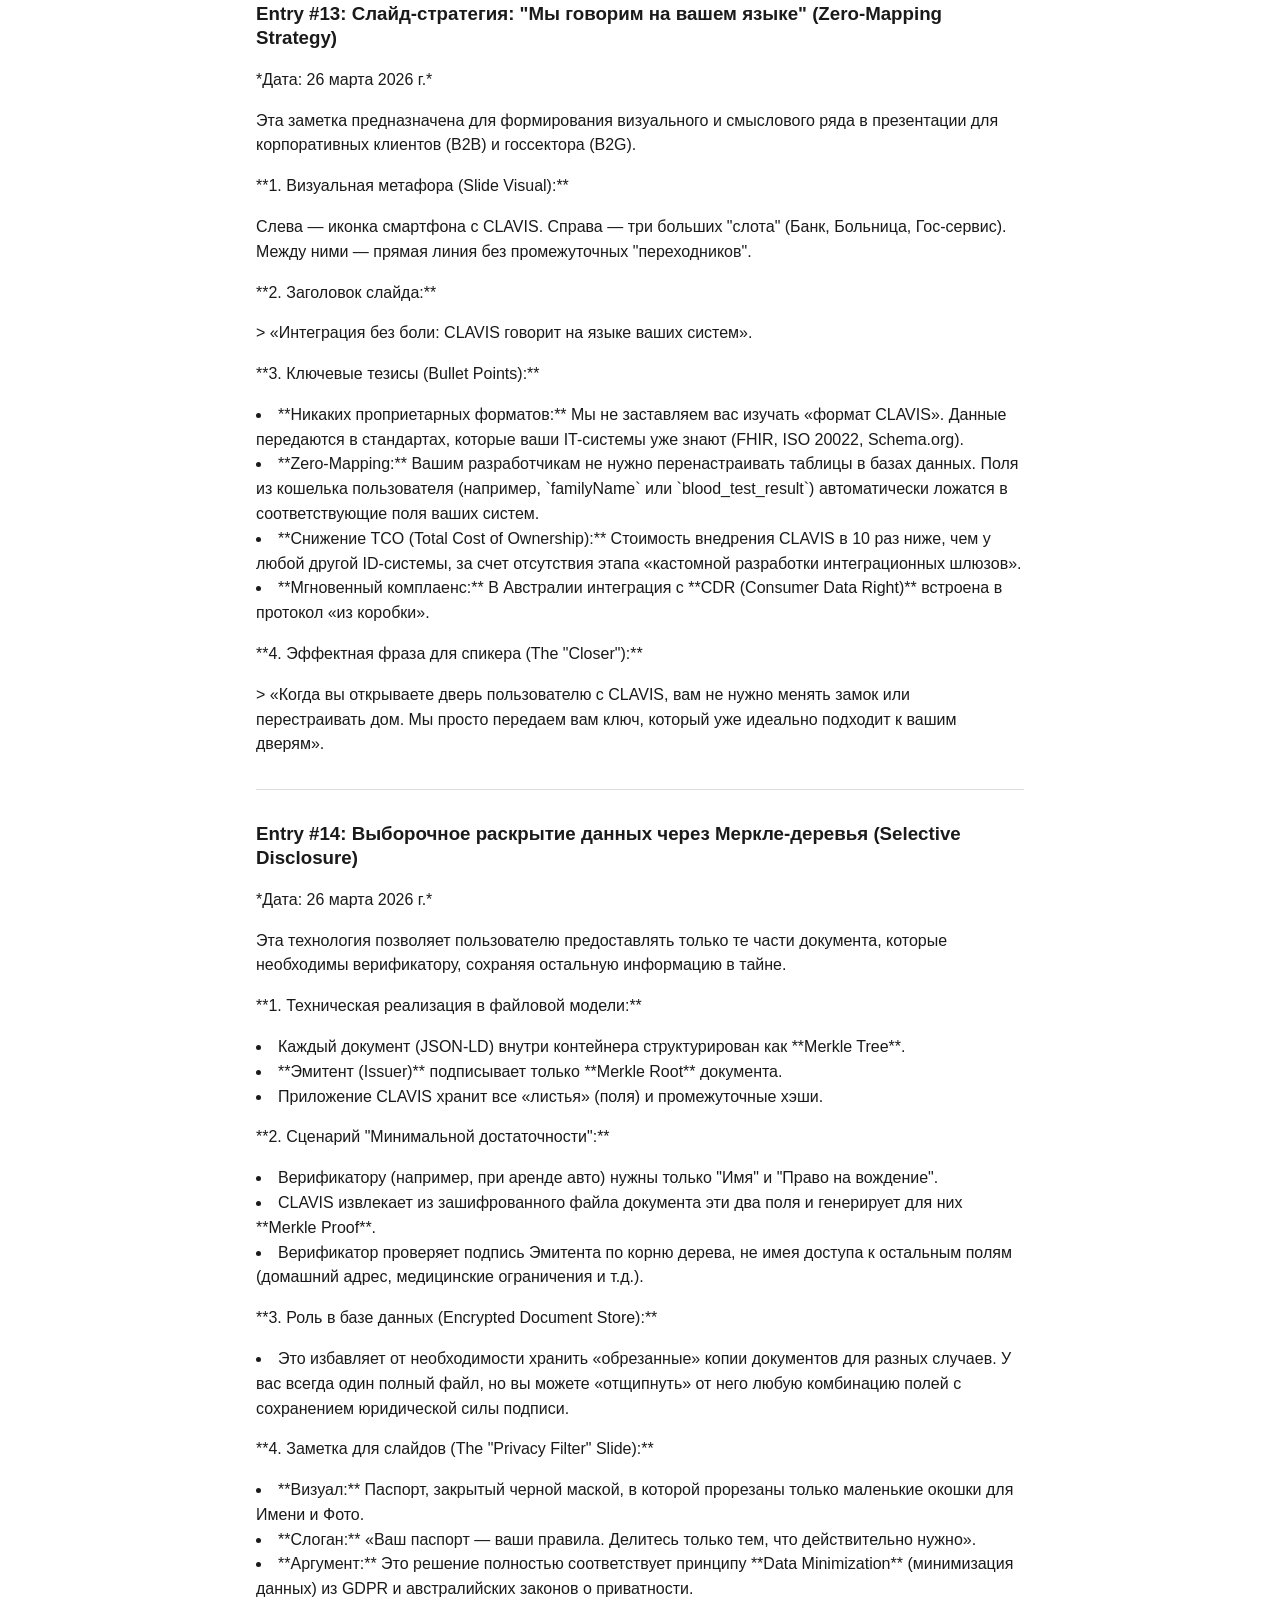
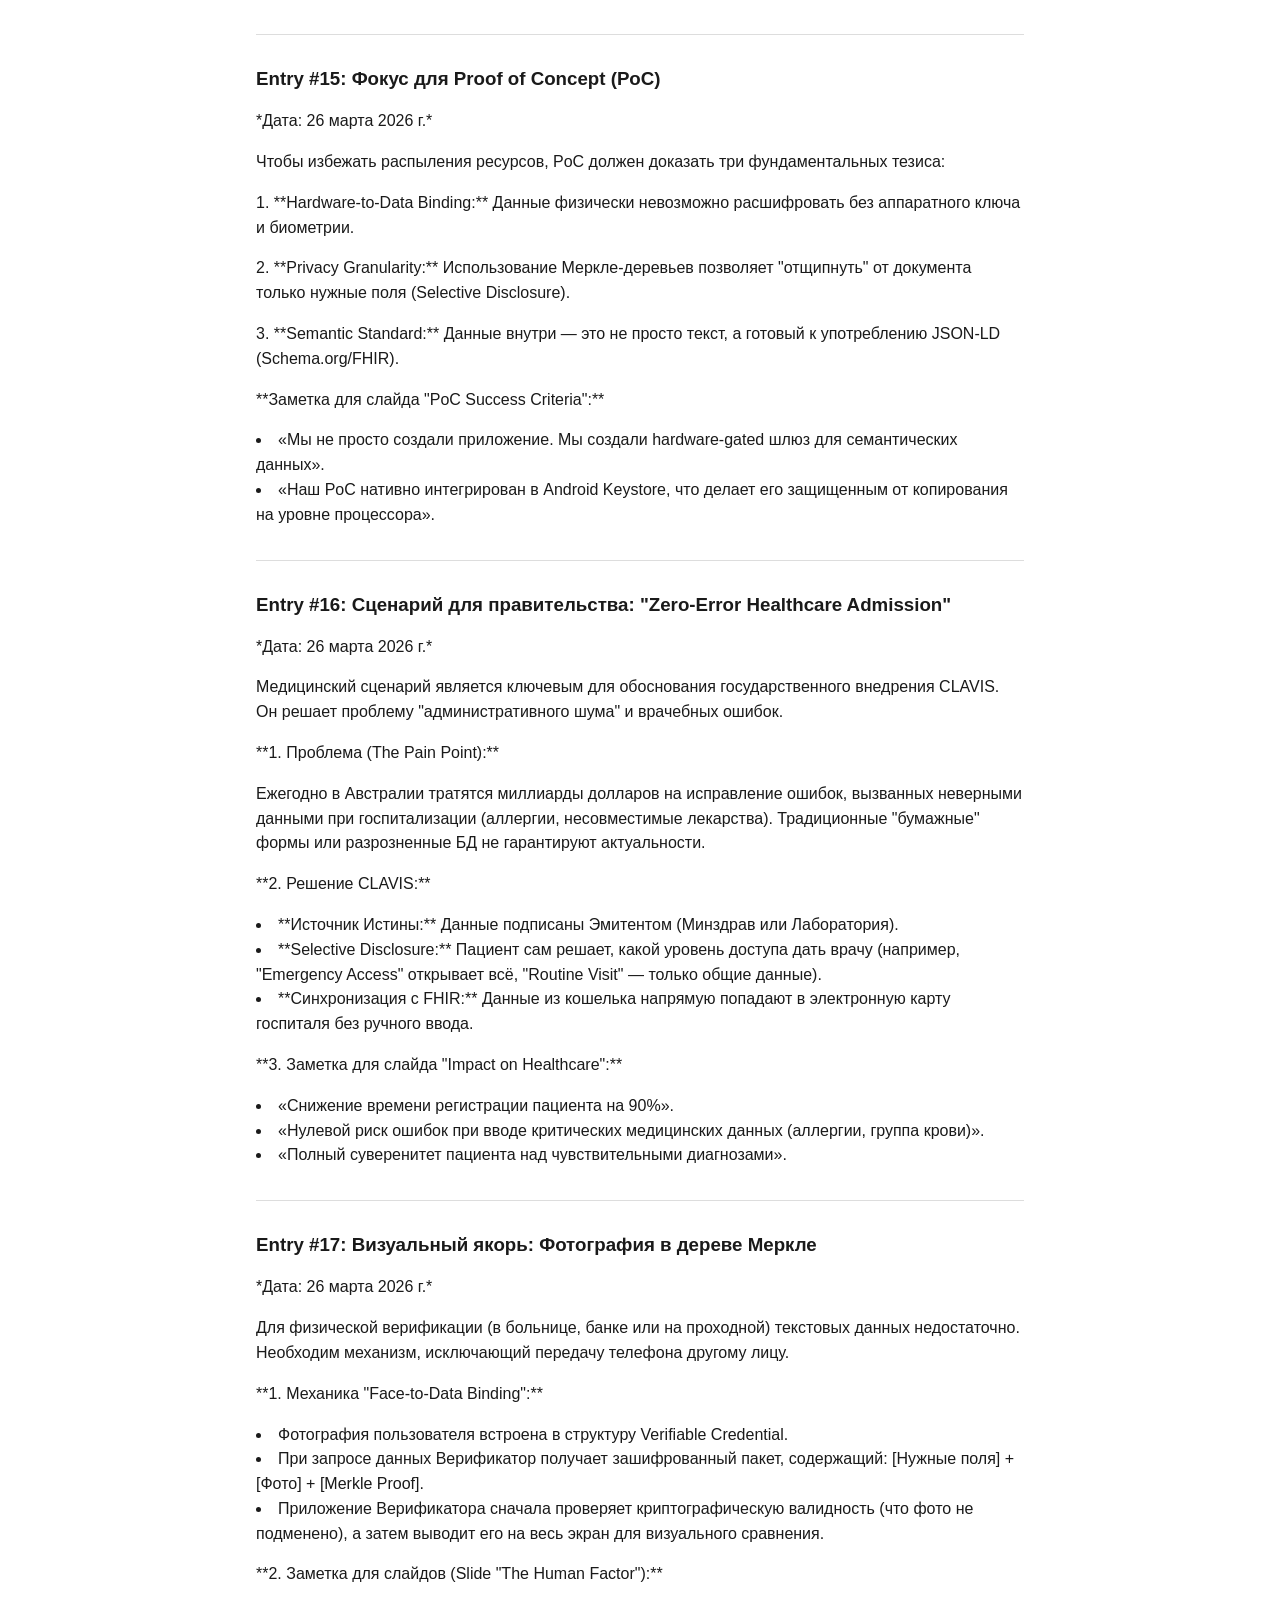
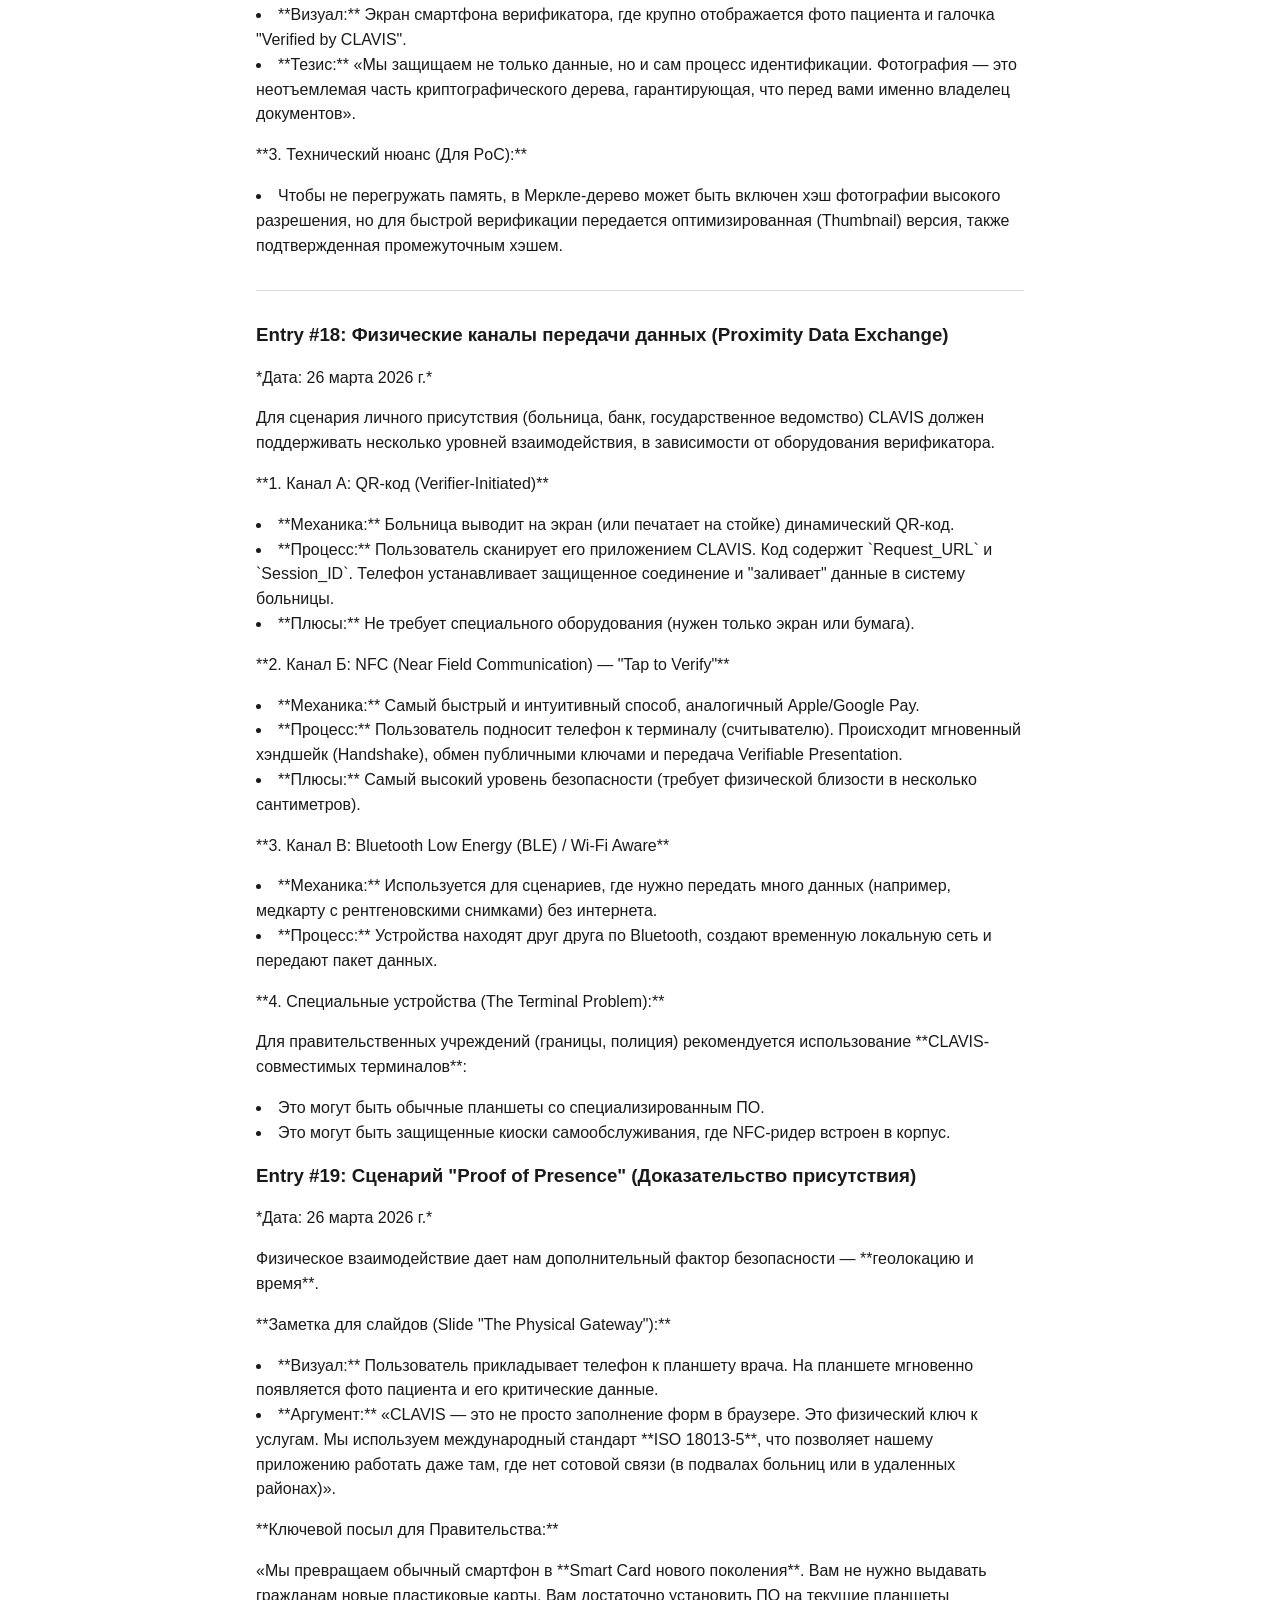
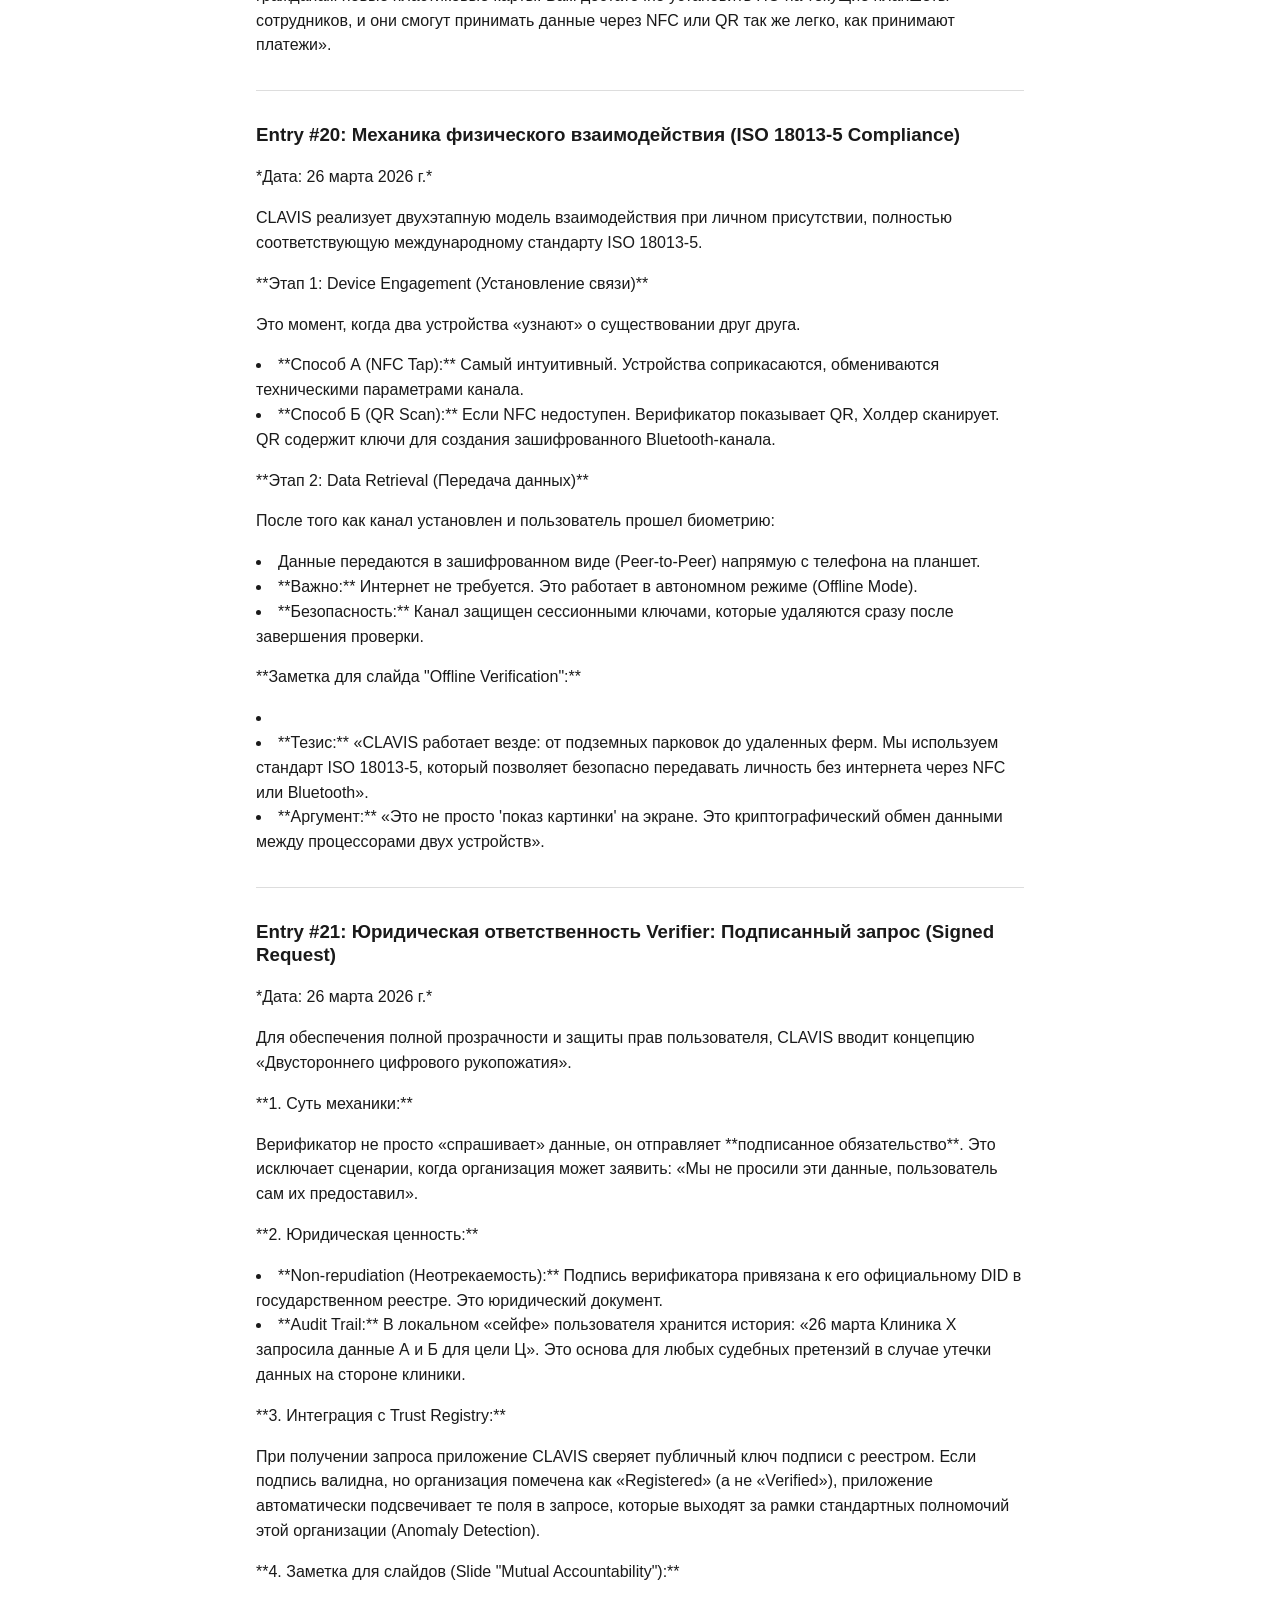
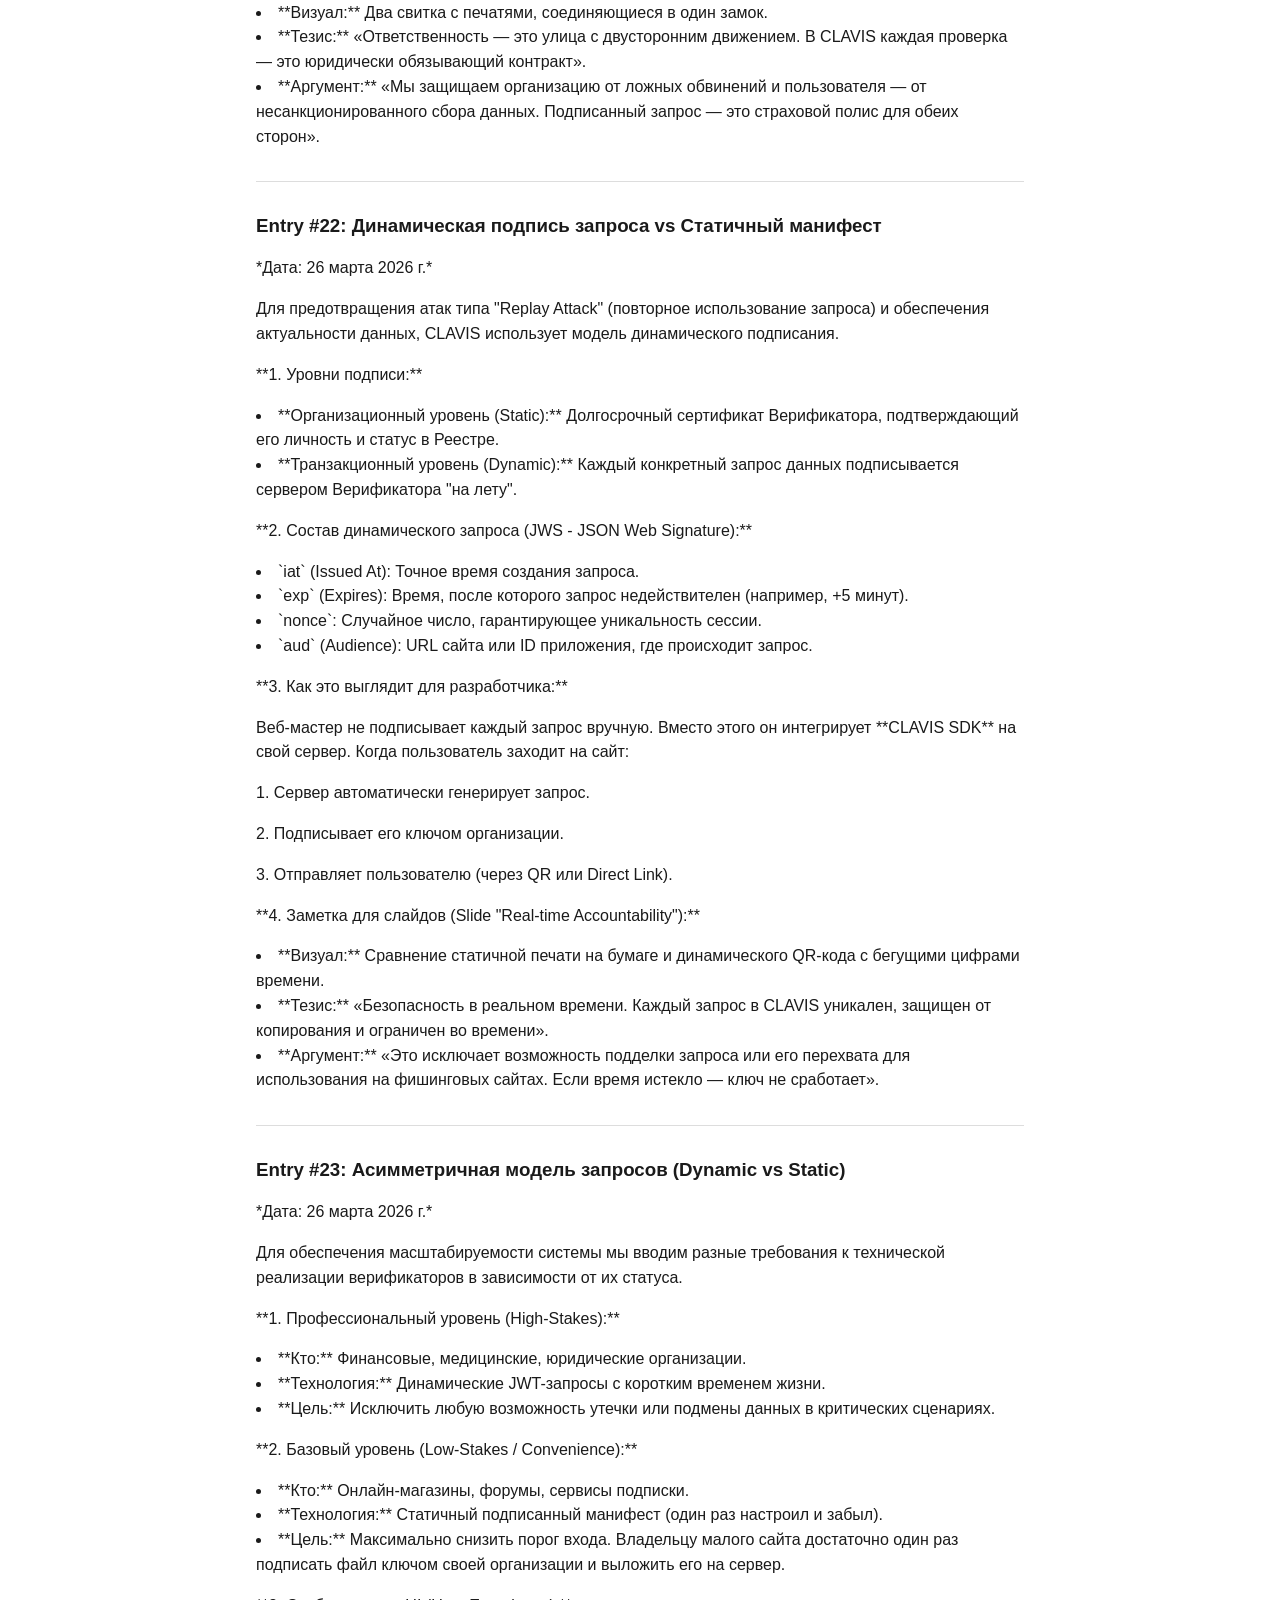
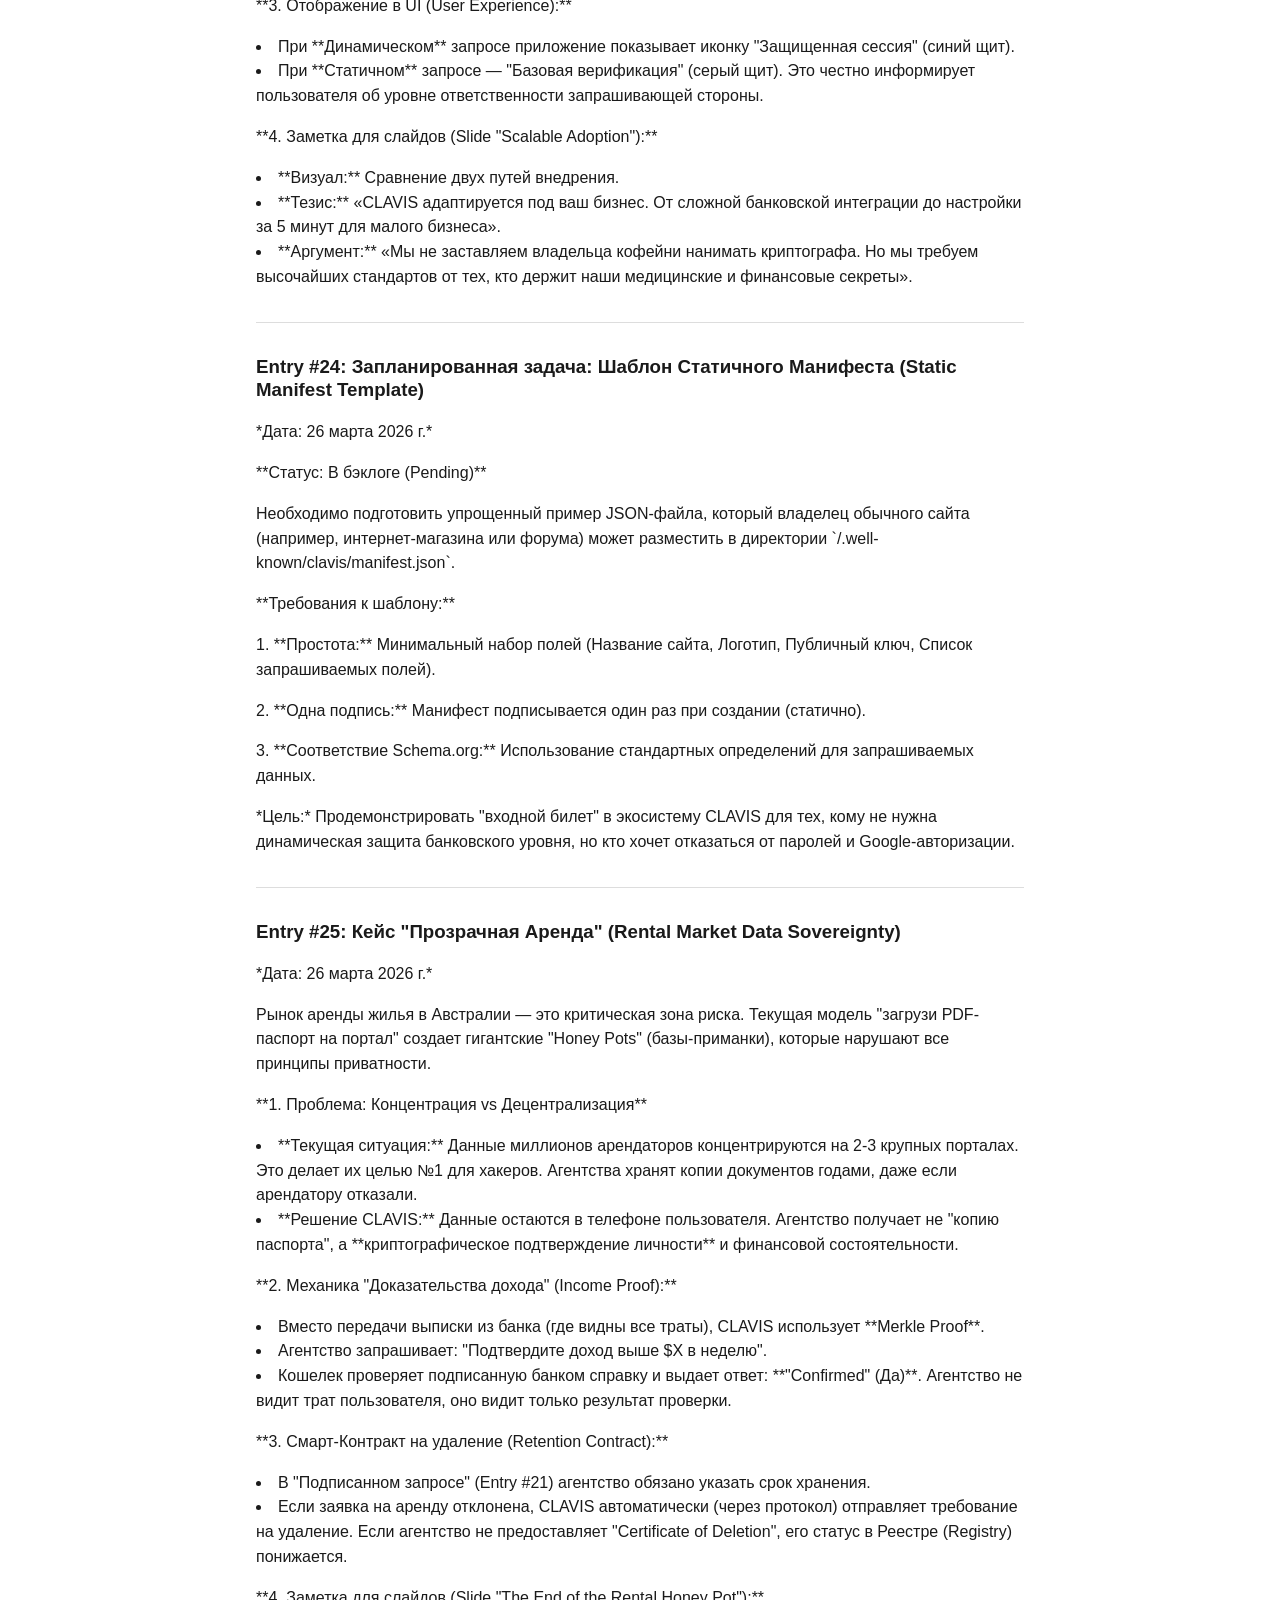
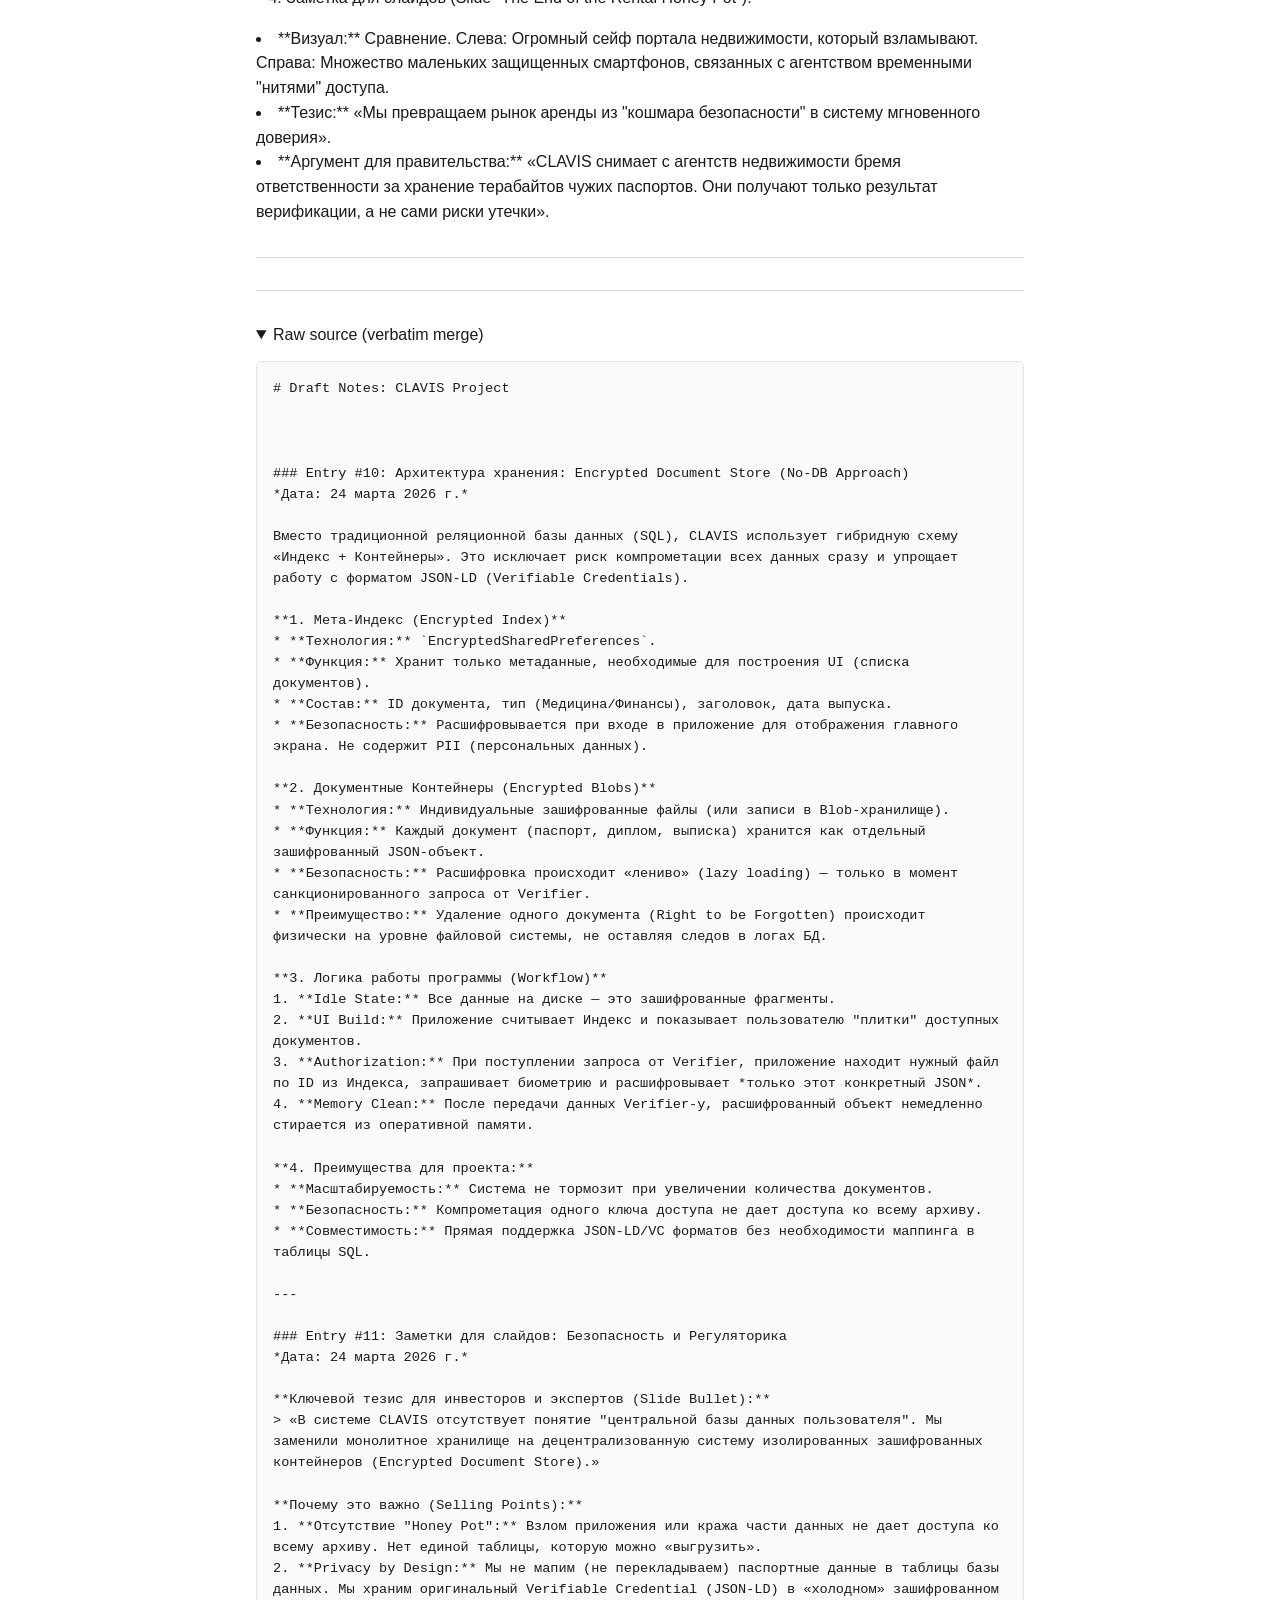
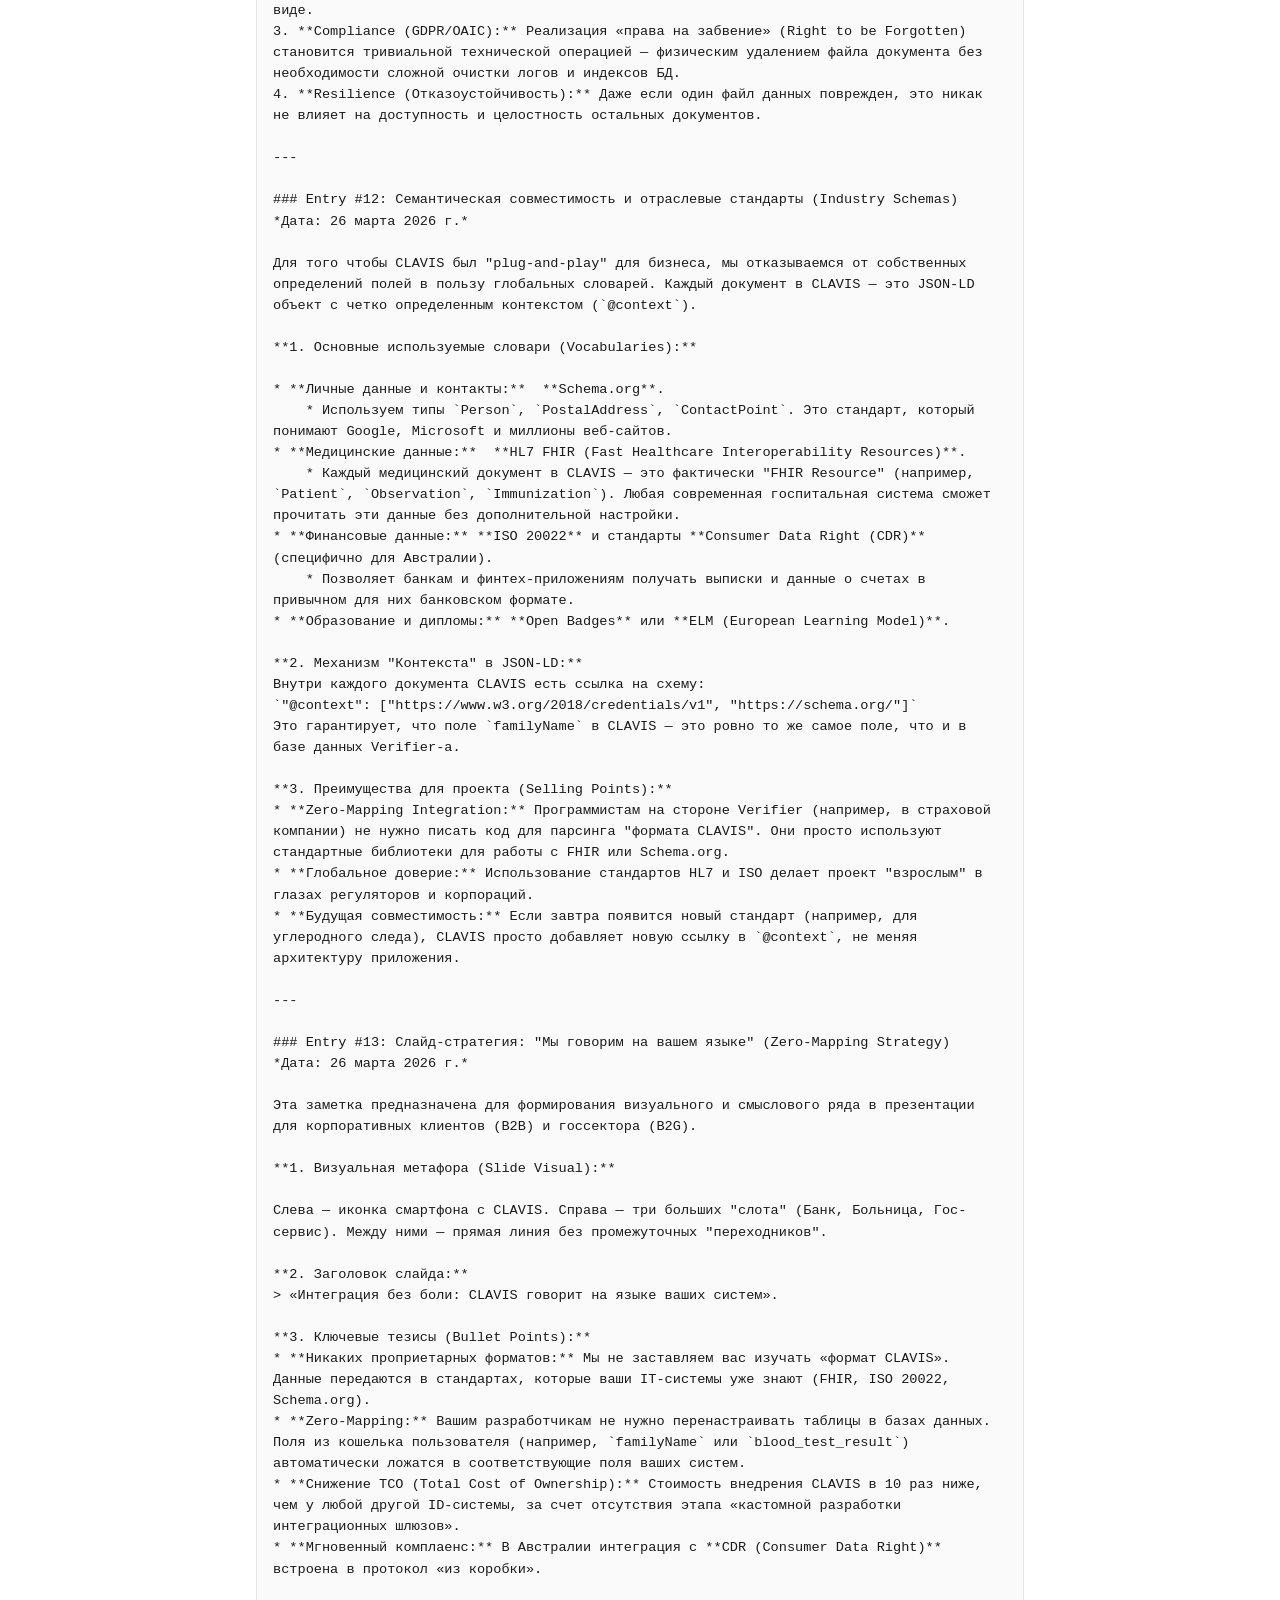
<file: gemini-export/canvas/draft-notes-clavis-project.html>
<!DOCTYPE html>
<html lang="en">
<head>
<meta charset="utf-8">
<meta name="viewport" content="width=device-width, initial-scale=1">
<title>Draft Notes: CLAVIS Project</title>
<style>
body { font-family: "IBM Plex Sans", "Segoe UI", sans-serif; max-width: 48rem; margin: 2rem auto; padding: 0 1rem; line-height: 1.55; color: #1a1a1a; }
h1,h2,h3,h4 { line-height: 1.25; }
.meta { color: #666; font-size: .9rem; margin-bottom: 1.5rem; }
a { color: #1a73e8; }
hr { border: none; border-top: 1px solid #ddd; margin: 2rem 0; }
.source-md { white-space: pre-wrap; background: #fafafa; border: 1px solid #e5e5e5; padding: 1rem; border-radius: 6px; font-size: .85rem; }
.partial { background: #fff3cd; border: 1px solid #ffc107; padding: .85rem 1rem; border-radius: 8px; margin-bottom: 1.25rem; }
</style>
</head>
<body>
<p><a href="../index.html">&larr; Back to transcript</a></p>
<h1>Draft Notes: CLAVIS Project</h1>
<p class="meta">Merged verbatim from Gemini Canvas version history via LpbbXc. Entries: #10, #11, #12, #13, #14, #15, #16, #17, #18, #19, #20, #21, #22, #23, #24, #25. Missing full text for Entry #1-9 (not in recoverable version payloads). Chat 32920e9e8337e92a; source draft_notes_clavis.md.</p>
<div class="partial"><strong>Partial capture.</strong> Reconstructed by merging Canvas Previous/Next version snapshots (rpcid=<code>LpbbXc</code>). Present: #10, #11, #12, #13, #14, #15, #16, #17, #18, #19, #20, #21, #22, #23, #24, #25. Entry #1–9 full bodies are not available from Gemini version history (ellipsis/stubs only).</div>
<article class="canvas-body">
<h1>Draft Notes: CLAVIS Project</h1>
<h3>Entry #10: Архитектура хранения: Encrypted Document Store (No-DB Approach)</h3>
<p>*Дата: 24 марта 2026 г.*</p>
<p>Вместо традиционной реляционной базы данных (SQL), CLAVIS использует гибридную схему «Индекс + Контейнеры». Это исключает риск компрометации всех данных сразу и упрощает работу с форматом JSON-LD (Verifiable Credentials).</p>
<p>**1. Мета-Индекс (Encrypted Index)**</p>
<li>**Технология:** `EncryptedSharedPreferences`.</li>
<li>**Функция:** Хранит только метаданные, необходимые для построения UI (списка документов).</li>
<li>**Состав:** ID документа, тип (Медицина/Финансы), заголовок, дата выпуска. </li>
<li>**Безопасность:** Расшифровывается при входе в приложение для отображения главного экрана. Не содержит PII (персональных данных).</li>
<p>**2. Документные Контейнеры (Encrypted Blobs)**</p>
<li>**Технология:** Индивидуальные зашифрованные файлы (или записи в Blob-хранилище).</li>
<li>**Функция:** Каждый документ (паспорт, диплом, выписка) хранится как отдельный зашифрованный JSON-объект.</li>
<li>**Безопасность:** Расшифровка происходит «лениво» (lazy loading) — только в момент санкционированного запроса от Verifier.</li>
<li>**Преимущество:** Удаление одного документа (Right to be Forgotten) происходит физически на уровне файловой системы, не оставляя следов в логах БД.</li>
<p>**3. Логика работы программы (Workflow)**</p>
<p>1. **Idle State:** Все данные на диске — это зашифрованные фрагменты.</p>
<p>2. **UI Build:** Приложение считывает Индекс и показывает пользователю &quot;плитки&quot; доступных документов.</p>
<p>3. **Authorization:** При поступлении запроса от Verifier, приложение находит нужный файл по ID из Индекса, запрашивает биометрию и расшифровывает *только этот конкретный JSON*.</p>
<p>4. **Memory Clean:** После передачи данных Verifier-у, расшифрованный объект немедленно стирается из оперативной памяти.</p>
<p>**4. Преимущества для проекта:**</p>
<li>**Масштабируемость:** Система не тормозит при увеличении количества документов.</li>
<li>**Безопасность:** Компрометация одного ключа доступа не дает доступа ко всему архиву.</li>
<li>**Совместимость:** Прямая поддержка JSON-LD/VC форматов без необходимости маппинга в таблицы SQL.</li>
<hr>
<h3>Entry #11: Заметки для слайдов: Безопасность и Регуляторика</h3>
<p>*Дата: 24 марта 2026 г.*</p>
<p>**Ключевой тезис для инвесторов и экспертов (Slide Bullet):**</p>
<p>&gt; «В системе CLAVIS отсутствует понятие &quot;центральной базы данных пользователя&quot;. Мы заменили монолитное хранилище на децентрализованную систему изолированных зашифрованных контейнеров (Encrypted Document Store).»</p>
<p>**Почему это важно (Selling Points):**</p>
<p>1. **Отсутствие &quot;Honey Pot&quot;:** Взлом приложения или кража части данных не дает доступа ко всему архиву. Нет единой таблицы, которую можно «выгрузить».</p>
<p>2. **Privacy by Design:** Мы не мапим (не перекладываем) паспортные данные в таблицы базы данных. Мы храним оригинальный Verifiable Credential (JSON-LD) в «холодном» зашифрованном виде.</p>
<p>3. **Compliance (GDPR/OAIC):** Реализация «права на забвение» (Right to be Forgotten) становится тривиальной технической операцией — физическим удалением файла документа без необходимости сложной очистки логов и индексов БД.</p>
<p>4. **Resilience (Отказоустойчивость):** Даже если один файл данных поврежден, это никак не влияет на доступность и целостность остальных документов.</p>
<hr>
<h3>Entry #12: Семантическая совместимость и отраслевые стандарты (Industry Schemas)</h3>
<p>*Дата: 26 марта 2026 г.*</p>
<p>Для того чтобы CLAVIS был &quot;plug-and-play&quot; для бизнеса, мы отказываемся от собственных определений полей в пользу глобальных словарей. Каждый документ в CLAVIS — это JSON-LD объект с четко определенным контекстом (`@context`).</p>
<p>**1. Основные используемые словари (Vocabularies):**</p>
<li>**Личные данные и контакты:**  **Schema.org**. </li>
<p>    * Используем типы `Person`, `PostalAddress`, `ContactPoint`. Это стандарт, который понимают Google, Microsoft и миллионы веб-сайтов.</p>
<li>**Медицинские данные:**  **HL7 FHIR (Fast Healthcare Interoperability Resources)**.</li>
<p>    * Каждый медицинский документ в CLAVIS — это фактически &quot;FHIR Resource&quot; (например, `Patient`, `Observation`, `Immunization`). Любая современная госпитальная система сможет прочитать эти данные без дополнительной настройки.</p>
<li>**Финансовые данные:** **ISO 20022** и стандарты **Consumer Data Right (CDR)** (специфично для Австралии).</li>
<p>    * Позволяет банкам и финтех-приложениям получать выписки и данные о счетах в привычном для них банковском формате.</p>
<li>**Образование и дипломы:** **Open Badges** или **ELM (European Learning Model)**.</li>
<p>**2. Механизм &quot;Контекста&quot; в JSON-LD:**</p>
<p>Внутри каждого документа CLAVIS есть ссылка на схему:</p>
<p>`&quot;@context&quot;: [&quot;https://www.w3.org/2018/credentials/v1&quot;, &quot;https://schema.org/&quot;]`</p>
<p>Это гарантирует, что поле `familyName` в CLAVIS — это ровно то же самое поле, что и в базе данных Verifier-а.</p>
<p>**3. Преимущества для проекта (Selling Points):**</p>
<li>**Zero-Mapping Integration:** Программистам на стороне Verifier (например, в страховой компании) не нужно писать код для парсинга &quot;формата CLAVIS&quot;. Они просто используют стандартные библиотеки для работы с FHIR или Schema.org.</li>
<li>**Глобальное доверие:** Использование стандартов HL7 и ISO делает проект &quot;взрослым&quot; в глазах регуляторов и корпораций.</li>
<li>**Будущая совместимость:** Если завтра появится новый стандарт (например, для углеродного следа), CLAVIS просто добавляет новую ссылку в `@context`, не меняя архитектуру приложения.</li>
<hr>
<h3>Entry #13: Слайд-стратегия: &quot;Мы говорим на вашем языке&quot; (Zero-Mapping Strategy)</h3>
<p>*Дата: 26 марта 2026 г.*</p>
<p>Эта заметка предназначена для формирования визуального и смыслового ряда в презентации для корпоративных клиентов (B2B) и госсектора (B2G).</p>
<p>**1. Визуальная метафора (Slide Visual):**</p>
<p>Слева — иконка смартфона с CLAVIS. Справа — три больших &quot;слота&quot; (Банк, Больница, Гос-сервис). Между ними — прямая линия без промежуточных &quot;переходников&quot;.</p>
<p>**2. Заголовок слайда:**</p>
<p>&gt; «Интеграция без боли: CLAVIS говорит на языке ваших систем».</p>
<p>**3. Ключевые тезисы (Bullet Points):**</p>
<li>**Никаких проприетарных форматов:** Мы не заставляем вас изучать «формат CLAVIS». Данные передаются в стандартах, которые ваши IT-системы уже знают (FHIR, ISO 20022, Schema.org).</li>
<li>**Zero-Mapping:** Вашим разработчикам не нужно перенастраивать таблицы в базах данных. Поля из кошелька пользователя (например, `familyName` или `blood_test_result`) автоматически ложатся в соответствующие поля ваших систем.</li>
<li>**Снижение TCO (Total Cost of Ownership):** Стоимость внедрения CLAVIS в 10 раз ниже, чем у любой другой ID-системы, за счет отсутствия этапа «кастомной разработки интеграционных шлюзов».</li>
<li>**Мгновенный комплаенс:** В Австралии интеграция с **CDR (Consumer Data Right)** встроена в протокол «из коробки».</li>
<p>**4. Эффектная фраза для спикера (The &quot;Closer&quot;):**</p>
<p>&gt; «Когда вы открываете дверь пользователю с CLAVIS, вам не нужно менять замок или перестраивать дом. Мы просто передаем вам ключ, который уже идеально подходит к вашим дверям».</p>
<hr>
<h3>Entry #14: Выборочное раскрытие данных через Меркле-деревья (Selective Disclosure)</h3>
<p>*Дата: 26 марта 2026 г.*</p>
<p>Эта технология позволяет пользователю предоставлять только те части документа, которые необходимы верификатору, сохраняя остальную информацию в тайне.</p>
<p>**1. Техническая реализация в файловой модели:**</p>
<li>Каждый документ (JSON-LD) внутри контейнера структурирован как **Merkle Tree**.</li>
<li>**Эмитент (Issuer)** подписывает только **Merkle Root** документа.</li>
<li>Приложение CLAVIS хранит все «листья» (поля) и промежуточные хэши.</li>
<p>**2. Сценарий &quot;Минимальной достаточности&quot;:**</p>
<li>Верификатору (например, при аренде авто) нужны только &quot;Имя&quot; и &quot;Право на вождение&quot;.</li>
<li>CLAVIS извлекает из зашифрованного файла документа эти два поля и генерирует для них **Merkle Proof**.</li>
<li>Верификатор проверяет подпись Эмитента по корню дерева, не имея доступа к остальным полям (домашний адрес, медицинские ограничения и т.д.).</li>
<p>**3. Роль в базе данных (Encrypted Document Store):**</p>
<li>Это избавляет от необходимости хранить «обрезанные» копии документов для разных случаев. У вас всегда один полный файл, но вы можете «отщипнуть» от него любую комбинацию полей с сохранением юридической силы подписи.</li>
<p>**4. Заметка для слайдов (The &quot;Privacy Filter&quot; Slide):**</p>
<li>**Визуал:** Паспорт, закрытый черной маской, в которой прорезаны только маленькие окошки для Имени и Фото.</li>
<li>**Слоган:** «Ваш паспорт — ваши правила. Делитесь только тем, что действительно нужно».</li>
<li>**Аргумент:** Это решение полностью соответствует принципу **Data Minimization** (минимизация данных) из GDPR и австралийских законов о приватности.</li>
<hr>
<h3>Entry #15: Фокус для Proof of Concept (PoC)</h3>
<p>*Дата: 26 марта 2026 г.*</p>
<p>Чтобы избежать распыления ресурсов, PoC должен доказать три фундаментальных тезиса:</p>
<p>1.  **Hardware-to-Data Binding:** Данные физически невозможно расшифровать без аппаратного ключа и биометрии.</p>
<p>2.  **Privacy Granularity:** Использование Меркле-деревьев позволяет &quot;отщипнуть&quot; от документа только нужные поля (Selective Disclosure).</p>
<p>3.  **Semantic Standard:** Данные внутри — это не просто текст, а готовый к употреблению JSON-LD (Schema.org/FHIR).</p>
<p>**Заметка для слайда &quot;PoC Success Criteria&quot;:**</p>
<li>«Мы не просто создали приложение. Мы создали hardware-gated шлюз для семантических данных».</li>
<li>«Наш PoC нативно интегрирован в Android Keystore, что делает его защищенным от копирования на уровне процессора».</li>
<hr>
<h3>Entry #16: Сценарий для правительства: &quot;Zero-Error Healthcare Admission&quot;</h3>
<p>*Дата: 26 марта 2026 г.*</p>
<p>Медицинский сценарий является ключевым для обоснования государственного внедрения CLAVIS. Он решает проблему &quot;административного шума&quot; и врачебных ошибок.</p>
<p>**1. Проблема (The Pain Point):**</p>
<p>Ежегодно в Австралии тратятся миллиарды долларов на исправление ошибок, вызванных неверными данными при госпитализации (аллергии, несовместимые лекарства). Традиционные &quot;бумажные&quot; формы или разрозненные БД не гарантируют актуальности.</p>
<p>**2. Решение CLAVIS:**</p>
<li>**Источник Истины:** Данные подписаны Эмитентом (Минздрав или Лаборатория).</li>
<li>**Selective Disclosure:** Пациент сам решает, какой уровень доступа дать врачу (например, &quot;Emergency Access&quot; открывает всё, &quot;Routine Visit&quot; — только общие данные).</li>
<li>**Синхронизация с FHIR:** Данные из кошелька напрямую попадают в электронную карту госпиталя без ручного ввода.</li>
<p>**3. Заметка для слайда &quot;Impact on Healthcare&quot;:**</p>
<li>«Снижение времени регистрации пациента на 90%».</li>
<li>«Нулевой риск ошибок при вводе критических медицинских данных (аллергии, группа крови)».</li>
<li>«Полный суверенитет пациента над чувствительными диагнозами».</li>
<hr>
<h3>Entry #17: Визуальный якорь: Фотография в дереве Меркле</h3>
<p>*Дата: 26 марта 2026 г.*</p>
<p>Для физической верификации (в больнице, банке или на проходной) текстовых данных недостаточно. Необходим механизм, исключающий передачу телефона другому лицу.</p>
<p>**1. Механика &quot;Face-to-Data Binding&quot;:**</p>
<li>Фотография пользователя встроена в структуру Verifiable Credential.</li>
<li>При запросе данных Верификатор получает зашифрованный пакет, содержащий: [Нужные поля] + [Фото] + [Merkle Proof].</li>
<li>Приложение Верификатора сначала проверяет криптографическую валидность (что фото не подменено), а затем выводит его на весь экран для визуального сравнения.</li>
<p>**2. Заметка для слайдов (Slide &quot;The Human Factor&quot;):**</p>
<li>**Визуал:** Экран смартфона верификатора, где крупно отображается фото пациента и галочка &quot;Verified by CLAVIS&quot;.</li>
<li>**Тезис:** «Мы защищаем не только данные, но и сам процесс идентификации. Фотография — это неотъемлемая часть криптографического дерева, гарантирующая, что перед вами именно владелец документов».</li>
<p>**3. Технический нюанс (Для PoC):**</p>
<li>Чтобы не перегружать память, в Меркле-дерево может быть включен хэш фотографии высокого разрешения, но для быстрой верификации передается оптимизированная (Thumbnail) версия, также подтвержденная промежуточным хэшем.</li>
<hr>
<h3>Entry #18: Физические каналы передачи данных (Proximity Data Exchange)</h3>
<p>*Дата: 26 марта 2026 г.*</p>
<p>Для сценария личного присутствия (больница, банк, государственное ведомство) CLAVIS должен поддерживать несколько уровней взаимодействия, в зависимости от оборудования верификатора.</p>
<p>**1. Канал A: QR-код (Verifier-Initiated)**</p>
<li>**Механика:** Больница выводит на экран (или печатает на стойке) динамический QR-код.</li>
<li>**Процесс:** Пользователь сканирует его приложением CLAVIS. Код содержит `Request_URL` и `Session_ID`. Телефон устанавливает защищенное соединение и &quot;заливает&quot; данные в систему больницы.</li>
<li>**Плюсы:** Не требует специального оборудования (нужен только экран или бумага).</li>
<p>**2. Канал Б: NFC (Near Field Communication) — &quot;Tap to Verify&quot;**</p>
<li>**Механика:** Самый быстрый и интуитивный способ, аналогичный Apple/Google Pay.</li>
<li>**Процесс:** Пользователь подносит телефон к терминалу (считывателю). Происходит мгновенный хэндшейк (Handshake), обмен публичными ключами и передача Verifiable Presentation.</li>
<li>**Плюсы:** Самый высокий уровень безопасности (требует физической близости в несколько сантиметров).</li>
<p>**3. Канал В: Bluetooth Low Energy (BLE) / Wi-Fi Aware**</p>
<li>**Механика:** Используется для сценариев, где нужно передать много данных (например, медкарту с рентгеновскими снимками) без интернета.</li>
<li>**Процесс:** Устройства находят друг друга по Bluetooth, создают временную локальную сеть и передают пакет данных.</li>
<p>**4. Специальные устройства (The Terminal Problem):**</p>
<p>Для правительственных учреждений (границы, полиция) рекомендуется использование **CLAVIS-совместимых терминалов**:</p>
<li>Это могут быть обычные планшеты со специализированным ПО.</li>
<li>Это могут быть защищенные киоски самообслуживания, где NFC-ридер встроен в корпус.</li>
<h3>Entry #19: Сценарий &quot;Proof of Presence&quot; (Доказательство присутствия)</h3>
<p>*Дата: 26 марта 2026 г.*</p>
<p>Физическое взаимодействие дает нам дополнительный фактор безопасности — **геолокацию и время**.</p>
<p>**Заметка для слайдов (Slide &quot;The Physical Gateway&quot;):**</p>
<li>**Визуал:** Пользователь прикладывает телефон к планшету врача. На планшете мгновенно появляется фото пациента и его критические данные. </li>
<li>**Аргумент:** «CLAVIS — это не просто заполнение форм в браузере. Это физический ключ к услугам. Мы используем международный стандарт **ISO 18013-5**, что позволяет нашему приложению работать даже там, где нет сотовой связи (в подвалах больниц или в удаленных районах)».</li>
<p>**Ключевой посыл для Правительства:**</p>
<p>«Мы превращаем обычный смартфон в **Smart Card нового поколения**. Вам не нужно выдавать гражданам новые пластиковые карты. Вам достаточно установить ПО на текущие планшеты сотрудников, и они смогут принимать данные через NFC или QR так же легко, как принимают платежи».</p>
<hr>
<h3>Entry #20: Механика физического взаимодействия (ISO 18013-5 Compliance)</h3>
<p>*Дата: 26 марта 2026 г.*</p>
<p>CLAVIS реализует двухэтапную модель взаимодействия при личном присутствии, полностью соответствующую международному стандарту ISO 18013-5.</p>
<p>**Этап 1: Device Engagement (Установление связи)**</p>
<p>Это момент, когда два устройства «узнают» о существовании друг друга.</p>
<li>**Способ А (NFC Tap):** Самый интуитивный. Устройства соприкасаются, обмениваются техническими параметрами канала.</li>
<li>**Способ Б (QR Scan):** Если NFC недоступен. Верификатор показывает QR, Холдер сканирует. QR содержит ключи для создания зашифрованного Bluetooth-канала.</li>
<p>**Этап 2: Data Retrieval (Передача данных)**</p>
<p>После того как канал установлен и пользователь прошел биометрию:</p>
<li>Данные передаются в зашифрованном виде (Peer-to-Peer) напрямую с телефона на планшет.</li>
<li>**Важно:** Интернет не требуется. Это работает в автономном режиме (Offline Mode).</li>
<li>**Безопасность:** Канал защищен сессионными ключами, которые удаляются сразу после завершения проверки.</li>
<p>**Заметка для слайда &quot;Offline Verification&quot;:**</p>
<li></li>
<li>**Тезис:** «CLAVIS работает везде: от подземных парковок до удаленных ферм. Мы используем стандарт ISO 18013-5, который позволяет безопасно передавать личность без интернета через NFC или Bluetooth».</li>
<li>**Аргумент:** «Это не просто &#x27;показ картинки&#x27; на экране. Это криптографический обмен данными между процессорами двух устройств».</li>
<hr>
<h3>Entry #21: Юридическая ответственность Verifier: Подписанный запрос (Signed Request)</h3>
<p>*Дата: 26 марта 2026 г.*</p>
<p>Для обеспечения полной прозрачности и защиты прав пользователя, CLAVIS вводит концепцию «Двустороннего цифрового рукопожатия». </p>
<p>**1. Суть механики:**</p>
<p>Верификатор не просто «спрашивает» данные, он отправляет **подписанное обязательство**. Это исключает сценарии, когда организация может заявить: «Мы не просили эти данные, пользователь сам их предоставил».</p>
<p>**2. Юридическая ценность:**</p>
<li>**Non-repudiation (Неотрекаемость):** Подпись верификатора привязана к его официальному DID в государственном реестре. Это юридический документ.</li>
<li>**Audit Trail:** В локальном «сейфе» пользователя хранится история: «26 марта Клиника X запросила данные А и Б для цели Ц». Это основа для любых судебных претензий в случае утечки данных на стороне клиники.</li>
<p>**3. Интеграция с Trust Registry:**</p>
<p>При получении запроса приложение CLAVIS сверяет публичный ключ подписи с реестром. Если подпись валидна, но организация помечена как «Registered» (а не «Verified»), приложение автоматически подсвечивает те поля в запросе, которые выходят за рамки стандартных полномочий этой организации (Anomaly Detection).</p>
<p>**4. Заметка для слайдов (Slide &quot;Mutual Accountability&quot;):**</p>
<li>**Визуал:** Два свитка с печатями, соединяющиеся в один замок. </li>
<li>**Тезис:** «Ответственность — это улица с двусторонним движением. В CLAVIS каждая проверка — это юридически обязывающий контракт».</li>
<li>**Аргумент:** «Мы защищаем организацию от ложных обвинений и пользователя — от несанкционированного сбора данных. Подписанный запрос — это страховой полис для обеих сторон».</li>
<hr>
<h3>Entry #22: Динамическая подпись запроса vs Статичный манифест</h3>
<p>*Дата: 26 марта 2026 г.*</p>
<p>Для предотвращения атак типа &quot;Replay Attack&quot; (повторное использование запроса) и обеспечения актуальности данных, CLAVIS использует модель динамического подписания.</p>
<p>**1. Уровни подписи:**</p>
<li>**Организационный уровень (Static):** Долгосрочный сертификат Верификатора, подтверждающий его личность и статус в Реестре.</li>
<li>**Транзакционный уровень (Dynamic):** Каждый конкретный запрос данных подписывается сервером Верификатора &quot;на лету&quot;.</li>
<p>**2. Состав динамического запроса (JWS - JSON Web Signature):**</p>
<li>`iat` (Issued At): Точное время создания запроса.</li>
<li>`exp` (Expires): Время, после которого запрос недействителен (например, +5 минут).</li>
<li>`nonce`: Случайное число, гарантирующее уникальность сессии.</li>
<li>`aud` (Audience): URL сайта или ID приложения, где происходит запрос.</li>
<p>**3. Как это выглядит для разработчика:**</p>
<p>Веб-мастер не подписывает каждый запрос вручную. Вместо этого он интегрирует **CLAVIS SDK** на свой сервер. Когда пользователь заходит на сайт:</p>
<p>1. Сервер автоматически генерирует запрос.</p>
<p>2. Подписывает его ключом организации.</p>
<p>3. Отправляет пользователю (через QR или Direct Link).</p>
<p>**4. Заметка для слайдов (Slide &quot;Real-time Accountability&quot;):**</p>
<li>**Визуал:** Сравнение статичной печати на бумаге и динамического QR-кода с бегущими цифрами времени. </li>
<li>**Тезис:** «Безопасность в реальном времени. Каждый запрос в CLAVIS уникален, защищен от копирования и ограничен во времени».</li>
<li>**Аргумент:** «Это исключает возможность подделки запроса или его перехвата для использования на фишинговых сайтах. Если время истекло — ключ не сработает».</li>
<hr>
<h3>Entry #23: Асимметричная модель запросов (Dynamic vs Static)</h3>
<p>*Дата: 26 марта 2026 г.*</p>
<p>Для обеспечения масштабируемости системы мы вводим разные требования к технической реализации верификаторов в зависимости от их статуса.</p>
<p>**1. Профессиональный уровень (High-Stakes):**</p>
<li>**Кто:** Финансовые, медицинские, юридические организации.</li>
<li>**Технология:** Динамические JWT-запросы с коротким временем жизни.</li>
<li>**Цель:** Исключить любую возможность утечки или подмены данных в критических сценариях.</li>
<p>**2. Базовый уровень (Low-Stakes / Convenience):**</p>
<li>**Кто:** Онлайн-магазины, форумы, сервисы подписки.</li>
<li>**Технология:** Статичный подписанный манифест (один раз настроил и забыл).</li>
<li>**Цель:** Максимально снизить порог входа. Владельцу малого сайта достаточно один раз подписать файл ключом своей организации и выложить его на сервер.</li>
<p>**3. Отображение в UI (User Experience):**</p>
<li>При **Динамическом** запросе приложение показывает иконку &quot;Защищенная сессия&quot; (синий щит).</li>
<li>При **Статичном** запросе — &quot;Базовая верификация&quot; (серый щит). Это честно информирует пользователя об уровне ответственности запрашивающей стороны.</li>
<p>**4. Заметка для слайдов (Slide &quot;Scalable Adoption&quot;):**</p>
<li>**Визуал:** Сравнение двух путей внедрения. </li>
<li>**Тезис:** «CLAVIS адаптируется под ваш бизнес. От сложной банковской интеграции до настройки за 5 минут для малого бизнеса».</li>
<li>**Аргумент:** «Мы не заставляем владельца кофейни нанимать криптографа. Но мы требуем высочайших стандартов от тех, кто держит наши медицинские и финансовые секреты».</li>
<hr>
<h3>Entry #24: Запланированная задача: Шаблон Статичного Манифеста (Static Manifest Template)</h3>
<p>*Дата: 26 марта 2026 г.*</p>
<p>**Статус: В бэклоге (Pending)**</p>
<p>Необходимо подготовить упрощенный пример JSON-файла, который владелец обычного сайта (например, интернет-магазина или форума) может разместить в директории `/.well-known/clavis/manifest.json`.</p>
<p>**Требования к шаблону:**</p>
<p>1. **Простота:** Минимальный набор полей (Название сайта, Логотип, Публичный ключ, Список запрашиваемых полей).</p>
<p>2. **Одна подпись:** Манифест подписывается один раз при создании (статично).</p>
<p>3. **Соответствие Schema.org:** Использование стандартных определений для запрашиваемых данных.</p>
<p>*Цель:* Продемонстрировать &quot;входной билет&quot; в экосистему CLAVIS для тех, кому не нужна динамическая защита банковского уровня, но кто хочет отказаться от паролей и Google-авторизации.</p>
<hr>
<h3>Entry #25: Кейс &quot;Прозрачная Аренда&quot; (Rental Market Data Sovereignty)</h3>
<p>*Дата: 26 марта 2026 г.*</p>
<p>Рынок аренды жилья в Австралии — это критическая зона риска. Текущая модель &quot;загрузи PDF-паспорт на портал&quot; создает гигантские &quot;Honey Pots&quot; (базы-приманки), которые нарушают все принципы приватности.</p>
<p>**1. Проблема: Концентрация vs Децентрализация**</p>
<li>**Текущая ситуация:** Данные миллионов арендаторов концентрируются на 2-3 крупных порталах. Это делает их целью №1 для хакеров. Агентства хранят копии документов годами, даже если арендатору отказали.</li>
<li>**Решение CLAVIS:** Данные остаются в телефоне пользователя. Агентство получает не &quot;копию паспорта&quot;, а **криптографическое подтверждение личности** и финансовой состоятельности.</li>
<p>**2. Механика &quot;Доказательства дохода&quot; (Income Proof):**</p>
<li>Вместо передачи выписки из банка (где видны все траты), CLAVIS использует **Merkle Proof**.</li>
<li>Агентство запрашивает: &quot;Подтвердите доход выше $X в неделю&quot;.</li>
<li>Кошелек проверяет подписанную банком справку и выдает ответ: **&quot;Confirmed&quot; (Да)**. Агентство не видит трат пользователя, оно видит только результат проверки.</li>
<p>**3. Смарт-Контракт на удаление (Retention Contract):**</p>
<li>В &quot;Подписанном запросе&quot; (Entry #21) агентство обязано указать срок хранения.</li>
<li>Если заявка на аренду отклонена, CLAVIS автоматически (через протокол) отправляет требование на удаление. Если агентство не предоставляет &quot;Certificate of Deletion&quot;, его статус в Реестре (Registry) понижается.</li>
<p>**4. Заметка для слайдов (Slide &quot;The End of the Rental Honey Pot&quot;):**</p>
<li>**Визуал:** Сравнение. Слева: Огромный сейф портала недвижимости, который взламывают. Справа: Множество маленьких защищенных смартфонов, связанных с агентством временными &quot;нитями&quot; доступа. </li>
<li>**Тезис:** «Мы превращаем рынок аренды из &quot;кошмара безопасности&quot; в систему мгновенного доверия».</li>
<li>**Аргумент для правительства:** «CLAVIS снимает с агентств недвижимости бремя ответственности за хранение терабайтов чужих паспортов. Они получают только результат верификации, а не сами риски утечки».</li>
<hr>
</article>
<hr>
<details open>
<summary>Raw source (verbatim merge)</summary>
<pre class="source-md"># Draft Notes: CLAVIS Project



### Entry #10: Архитектура хранения: Encrypted Document Store (No-DB Approach)
*Дата: 24 марта 2026 г.*

Вместо традиционной реляционной базы данных (SQL), CLAVIS использует гибридную схему «Индекс + Контейнеры». Это исключает риск компрометации всех данных сразу и упрощает работу с форматом JSON-LD (Verifiable Credentials).

**1. Мета-Индекс (Encrypted Index)**
* **Технология:** `EncryptedSharedPreferences`.
* **Функция:** Хранит только метаданные, необходимые для построения UI (списка документов).
* **Состав:** ID документа, тип (Медицина/Финансы), заголовок, дата выпуска. 
* **Безопасность:** Расшифровывается при входе в приложение для отображения главного экрана. Не содержит PII (персональных данных).

**2. Документные Контейнеры (Encrypted Blobs)**
* **Технология:** Индивидуальные зашифрованные файлы (или записи в Blob-хранилище).
* **Функция:** Каждый документ (паспорт, диплом, выписка) хранится как отдельный зашифрованный JSON-объект.
* **Безопасность:** Расшифровка происходит «лениво» (lazy loading) — только в момент санкционированного запроса от Verifier.
* **Преимущество:** Удаление одного документа (Right to be Forgotten) происходит физически на уровне файловой системы, не оставляя следов в логах БД.

**3. Логика работы программы (Workflow)**
1. **Idle State:** Все данные на диске — это зашифрованные фрагменты.
2. **UI Build:** Приложение считывает Индекс и показывает пользователю &quot;плитки&quot; доступных документов.
3. **Authorization:** При поступлении запроса от Verifier, приложение находит нужный файл по ID из Индекса, запрашивает биометрию и расшифровывает *только этот конкретный JSON*.
4. **Memory Clean:** После передачи данных Verifier-у, расшифрованный объект немедленно стирается из оперативной памяти.

**4. Преимущества для проекта:**
* **Масштабируемость:** Система не тормозит при увеличении количества документов.
* **Безопасность:** Компрометация одного ключа доступа не дает доступа ко всему архиву.
* **Совместимость:** Прямая поддержка JSON-LD/VC форматов без необходимости маппинга в таблицы SQL.

---

### Entry #11: Заметки для слайдов: Безопасность и Регуляторика
*Дата: 24 марта 2026 г.*

**Ключевой тезис для инвесторов и экспертов (Slide Bullet):**
&gt; «В системе CLAVIS отсутствует понятие &quot;центральной базы данных пользователя&quot;. Мы заменили монолитное хранилище на децентрализованную систему изолированных зашифрованных контейнеров (Encrypted Document Store).»

**Почему это важно (Selling Points):**
1. **Отсутствие &quot;Honey Pot&quot;:** Взлом приложения или кража части данных не дает доступа ко всему архиву. Нет единой таблицы, которую можно «выгрузить».
2. **Privacy by Design:** Мы не мапим (не перекладываем) паспортные данные в таблицы базы данных. Мы храним оригинальный Verifiable Credential (JSON-LD) в «холодном» зашифрованном виде.
3. **Compliance (GDPR/OAIC):** Реализация «права на забвение» (Right to be Forgotten) становится тривиальной технической операцией — физическим удалением файла документа без необходимости сложной очистки логов и индексов БД.
4. **Resilience (Отказоустойчивость):** Даже если один файл данных поврежден, это никак не влияет на доступность и целостность остальных документов.

---

### Entry #12: Семантическая совместимость и отраслевые стандарты (Industry Schemas)
*Дата: 26 марта 2026 г.*

Для того чтобы CLAVIS был &quot;plug-and-play&quot; для бизнеса, мы отказываемся от собственных определений полей в пользу глобальных словарей. Каждый документ в CLAVIS — это JSON-LD объект с четко определенным контекстом (`@context`).

**1. Основные используемые словари (Vocabularies):**

* **Личные данные и контакты:**  **Schema.org**. 
    * Используем типы `Person`, `PostalAddress`, `ContactPoint`. Это стандарт, который понимают Google, Microsoft и миллионы веб-сайтов.
* **Медицинские данные:**  **HL7 FHIR (Fast Healthcare Interoperability Resources)**.
    * Каждый медицинский документ в CLAVIS — это фактически &quot;FHIR Resource&quot; (например, `Patient`, `Observation`, `Immunization`). Любая современная госпитальная система сможет прочитать эти данные без дополнительной настройки.
* **Финансовые данные:** **ISO 20022** и стандарты **Consumer Data Right (CDR)** (специфично для Австралии).
    * Позволяет банкам и финтех-приложениям получать выписки и данные о счетах в привычном для них банковском формате.
* **Образование и дипломы:** **Open Badges** или **ELM (European Learning Model)**.

**2. Механизм &quot;Контекста&quot; в JSON-LD:**
Внутри каждого документа CLAVIS есть ссылка на схему:
`&quot;@context&quot;: [&quot;https://www.w3.org/2018/credentials/v1&quot;, &quot;https://schema.org/&quot;]`
Это гарантирует, что поле `familyName` в CLAVIS — это ровно то же самое поле, что и в базе данных Verifier-а.

**3. Преимущества для проекта (Selling Points):**
* **Zero-Mapping Integration:** Программистам на стороне Verifier (например, в страховой компании) не нужно писать код для парсинга &quot;формата CLAVIS&quot;. Они просто используют стандартные библиотеки для работы с FHIR или Schema.org.
* **Глобальное доверие:** Использование стандартов HL7 и ISO делает проект &quot;взрослым&quot; в глазах регуляторов и корпораций.
* **Будущая совместимость:** Если завтра появится новый стандарт (например, для углеродного следа), CLAVIS просто добавляет новую ссылку в `@context`, не меняя архитектуру приложения.

---

### Entry #13: Слайд-стратегия: &quot;Мы говорим на вашем языке&quot; (Zero-Mapping Strategy)
*Дата: 26 марта 2026 г.*

Эта заметка предназначена для формирования визуального и смыслового ряда в презентации для корпоративных клиентов (B2B) и госсектора (B2G).

**1. Визуальная метафора (Slide Visual):**

Слева — иконка смартфона с CLAVIS. Справа — три больших &quot;слота&quot; (Банк, Больница, Гос-сервис). Между ними — прямая линия без промежуточных &quot;переходников&quot;.

**2. Заголовок слайда:**
&gt; «Интеграция без боли: CLAVIS говорит на языке ваших систем».

**3. Ключевые тезисы (Bullet Points):**
* **Никаких проприетарных форматов:** Мы не заставляем вас изучать «формат CLAVIS». Данные передаются в стандартах, которые ваши IT-системы уже знают (FHIR, ISO 20022, Schema.org).
* **Zero-Mapping:** Вашим разработчикам не нужно перенастраивать таблицы в базах данных. Поля из кошелька пользователя (например, `familyName` или `blood_test_result`) автоматически ложатся в соответствующие поля ваших систем.
* **Снижение TCO (Total Cost of Ownership):** Стоимость внедрения CLAVIS в 10 раз ниже, чем у любой другой ID-системы, за счет отсутствия этапа «кастомной разработки интеграционных шлюзов».
* **Мгновенный комплаенс:** В Австралии интеграция с **CDR (Consumer Data Right)** встроена в протокол «из коробки».

**4. Эффектная фраза для спикера (The &quot;Closer&quot;):**
&gt; «Когда вы открываете дверь пользователю с CLAVIS, вам не нужно менять замок или перестраивать дом. Мы просто передаем вам ключ, который уже идеально подходит к вашим дверям».

---

### Entry #14: Выборочное раскрытие данных через Меркле-деревья (Selective Disclosure)
*Дата: 26 марта 2026 г.*

Эта технология позволяет пользователю предоставлять только те части документа, которые необходимы верификатору, сохраняя остальную информацию в тайне.

**1. Техническая реализация в файловой модели:**
* Каждый документ (JSON-LD) внутри контейнера структурирован как **Merkle Tree**.
* **Эмитент (Issuer)** подписывает только **Merkle Root** документа.
* Приложение CLAVIS хранит все «листья» (поля) и промежуточные хэши.

**2. Сценарий &quot;Минимальной достаточности&quot;:**
* Верификатору (например, при аренде авто) нужны только &quot;Имя&quot; и &quot;Право на вождение&quot;.
* CLAVIS извлекает из зашифрованного файла документа эти два поля и генерирует для них **Merkle Proof**.
* Верификатор проверяет подпись Эмитента по корню дерева, не имея доступа к остальным полям (домашний адрес, медицинские ограничения и т.д.).

**3. Роль в базе данных (Encrypted Document Store):**
* Это избавляет от необходимости хранить «обрезанные» копии документов для разных случаев. У вас всегда один полный файл, но вы можете «отщипнуть» от него любую комбинацию полей с сохранением юридической силы подписи.

**4. Заметка для слайдов (The &quot;Privacy Filter&quot; Slide):**
* **Визуал:** Паспорт, закрытый черной маской, в которой прорезаны только маленькие окошки для Имени и Фото.
* **Слоган:** «Ваш паспорт — ваши правила. Делитесь только тем, что действительно нужно».
* **Аргумент:** Это решение полностью соответствует принципу **Data Minimization** (минимизация данных) из GDPR и австралийских законов о приватности.

---

### Entry #15: Фокус для Proof of Concept (PoC)
*Дата: 26 марта 2026 г.*

Чтобы избежать распыления ресурсов, PoC должен доказать три фундаментальных тезиса:
1.  **Hardware-to-Data Binding:** Данные физически невозможно расшифровать без аппаратного ключа и биометрии.
2.  **Privacy Granularity:** Использование Меркле-деревьев позволяет &quot;отщипнуть&quot; от документа только нужные поля (Selective Disclosure).
3.  **Semantic Standard:** Данные внутри — это не просто текст, а готовый к употреблению JSON-LD (Schema.org/FHIR).

**Заметка для слайда &quot;PoC Success Criteria&quot;:**
* «Мы не просто создали приложение. Мы создали hardware-gated шлюз для семантических данных».
* «Наш PoC нативно интегрирован в Android Keystore, что делает его защищенным от копирования на уровне процессора».

---

### Entry #16: Сценарий для правительства: &quot;Zero-Error Healthcare Admission&quot;
*Дата: 26 марта 2026 г.*

Медицинский сценарий является ключевым для обоснования государственного внедрения CLAVIS. Он решает проблему &quot;административного шума&quot; и врачебных ошибок.

**1. Проблема (The Pain Point):**
Ежегодно в Австралии тратятся миллиарды долларов на исправление ошибок, вызванных неверными данными при госпитализации (аллергии, несовместимые лекарства). Традиционные &quot;бумажные&quot; формы или разрозненные БД не гарантируют актуальности.

**2. Решение CLAVIS:**
* **Источник Истины:** Данные подписаны Эмитентом (Минздрав или Лаборатория).
* **Selective Disclosure:** Пациент сам решает, какой уровень доступа дать врачу (например, &quot;Emergency Access&quot; открывает всё, &quot;Routine Visit&quot; — только общие данные).
* **Синхронизация с FHIR:** Данные из кошелька напрямую попадают в электронную карту госпиталя без ручного ввода.

**3. Заметка для слайда &quot;Impact on Healthcare&quot;:**
* «Снижение времени регистрации пациента на 90%».
* «Нулевой риск ошибок при вводе критических медицинских данных (аллергии, группа крови)».
* «Полный суверенитет пациента над чувствительными диагнозами».

---

### Entry #17: Визуальный якорь: Фотография в дереве Меркле
*Дата: 26 марта 2026 г.*

Для физической верификации (в больнице, банке или на проходной) текстовых данных недостаточно. Необходим механизм, исключающий передачу телефона другому лицу.

**1. Механика &quot;Face-to-Data Binding&quot;:**
* Фотография пользователя встроена в структуру Verifiable Credential.
* При запросе данных Верификатор получает зашифрованный пакет, содержащий: [Нужные поля] + [Фото] + [Merkle Proof].
* Приложение Верификатора сначала проверяет криптографическую валидность (что фото не подменено), а затем выводит его на весь экран для визуального сравнения.

**2. Заметка для слайдов (Slide &quot;The Human Factor&quot;):**
* **Визуал:** Экран смартфона верификатора, где крупно отображается фото пациента и галочка &quot;Verified by CLAVIS&quot;.
* **Тезис:** «Мы защищаем не только данные, но и сам процесс идентификации. Фотография — это неотъемлемая часть криптографического дерева, гарантирующая, что перед вами именно владелец документов».

**3. Технический нюанс (Для PoC):**
* Чтобы не перегружать память, в Меркле-дерево может быть включен хэш фотографии высокого разрешения, но для быстрой верификации передается оптимизированная (Thumbnail) версия, также подтвержденная промежуточным хэшем.

---

### Entry #18: Физические каналы передачи данных (Proximity Data Exchange)
*Дата: 26 марта 2026 г.*

Для сценария личного присутствия (больница, банк, государственное ведомство) CLAVIS должен поддерживать несколько уровней взаимодействия, в зависимости от оборудования верификатора.

**1. Канал A: QR-код (Verifier-Initiated)**
* **Механика:** Больница выводит на экран (или печатает на стойке) динамический QR-код.
* **Процесс:** Пользователь сканирует его приложением CLAVIS. Код содержит `Request_URL` и `Session_ID`. Телефон устанавливает защищенное соединение и &quot;заливает&quot; данные в систему больницы.
* **Плюсы:** Не требует специального оборудования (нужен только экран или бумага).

**2. Канал Б: NFC (Near Field Communication) — &quot;Tap to Verify&quot;**
* **Механика:** Самый быстрый и интуитивный способ, аналогичный Apple/Google Pay.
* **Процесс:** Пользователь подносит телефон к терминалу (считывателю). Происходит мгновенный хэндшейк (Handshake), обмен публичными ключами и передача Verifiable Presentation.
* **Плюсы:** Самый высокий уровень безопасности (требует физической близости в несколько сантиметров).

**3. Канал В: Bluetooth Low Energy (BLE) / Wi-Fi Aware**
* **Механика:** Используется для сценариев, где нужно передать много данных (например, медкарту с рентгеновскими снимками) без интернета.
* **Процесс:** Устройства находят друг друга по Bluetooth, создают временную локальную сеть и передают пакет данных.

**4. Специальные устройства (The Terminal Problem):**
Для правительственных учреждений (границы, полиция) рекомендуется использование **CLAVIS-совместимых терминалов**:
* Это могут быть обычные планшеты со специализированным ПО.
* Это могут быть защищенные киоски самообслуживания, где NFC-ридер встроен в корпус.

### Entry #19: Сценарий &quot;Proof of Presence&quot; (Доказательство присутствия)
*Дата: 26 марта 2026 г.*

Физическое взаимодействие дает нам дополнительный фактор безопасности — **геолокацию и время**.

**Заметка для слайдов (Slide &quot;The Physical Gateway&quot;):**
* **Визуал:** Пользователь прикладывает телефон к планшету врача. На планшете мгновенно появляется фото пациента и его критические данные. 
* **Аргумент:** «CLAVIS — это не просто заполнение форм в браузере. Это физический ключ к услугам. Мы используем международный стандарт **ISO 18013-5**, что позволяет нашему приложению работать даже там, где нет сотовой связи (в подвалах больниц или в удаленных районах)».

**Ключевой посыл для Правительства:**
«Мы превращаем обычный смартфон в **Smart Card нового поколения**. Вам не нужно выдавать гражданам новые пластиковые карты. Вам достаточно установить ПО на текущие планшеты сотрудников, и они смогут принимать данные через NFC или QR так же легко, как принимают платежи».

---

### Entry #20: Механика физического взаимодействия (ISO 18013-5 Compliance)
*Дата: 26 марта 2026 г.*

CLAVIS реализует двухэтапную модель взаимодействия при личном присутствии, полностью соответствующую международному стандарту ISO 18013-5.

**Этап 1: Device Engagement (Установление связи)**
Это момент, когда два устройства «узнают» о существовании друг друга.
* **Способ А (NFC Tap):** Самый интуитивный. Устройства соприкасаются, обмениваются техническими параметрами канала.
* **Способ Б (QR Scan):** Если NFC недоступен. Верификатор показывает QR, Холдер сканирует. QR содержит ключи для создания зашифрованного Bluetooth-канала.

**Этап 2: Data Retrieval (Передача данных)**
После того как канал установлен и пользователь прошел биометрию:
* Данные передаются в зашифрованном виде (Peer-to-Peer) напрямую с телефона на планшет.
* **Важно:** Интернет не требуется. Это работает в автономном режиме (Offline Mode).
* **Безопасность:** Канал защищен сессионными ключами, которые удаляются сразу после завершения проверки.

**Заметка для слайда &quot;Offline Verification&quot;:**
* 
* **Тезис:** «CLAVIS работает везде: от подземных парковок до удаленных ферм. Мы используем стандарт ISO 18013-5, который позволяет безопасно передавать личность без интернета через NFC или Bluetooth».
* **Аргумент:** «Это не просто &#x27;показ картинки&#x27; на экране. Это криптографический обмен данными между процессорами двух устройств».

---

### Entry #21: Юридическая ответственность Verifier: Подписанный запрос (Signed Request)
*Дата: 26 марта 2026 г.*

Для обеспечения полной прозрачности и защиты прав пользователя, CLAVIS вводит концепцию «Двустороннего цифрового рукопожатия». 

**1. Суть механики:**
Верификатор не просто «спрашивает» данные, он отправляет **подписанное обязательство**. Это исключает сценарии, когда организация может заявить: «Мы не просили эти данные, пользователь сам их предоставил».

**2. Юридическая ценность:**
* **Non-repudiation (Неотрекаемость):** Подпись верификатора привязана к его официальному DID в государственном реестре. Это юридический документ.
* **Audit Trail:** В локальном «сейфе» пользователя хранится история: «26 марта Клиника X запросила данные А и Б для цели Ц». Это основа для любых судебных претензий в случае утечки данных на стороне клиники.

**3. Интеграция с Trust Registry:**
При получении запроса приложение CLAVIS сверяет публичный ключ подписи с реестром. Если подпись валидна, но организация помечена как «Registered» (а не «Verified»), приложение автоматически подсвечивает те поля в запросе, которые выходят за рамки стандартных полномочий этой организации (Anomaly Detection).

**4. Заметка для слайдов (Slide &quot;Mutual Accountability&quot;):**
* **Визуал:** Два свитка с печатями, соединяющиеся в один замок. 
* **Тезис:** «Ответственность — это улица с двусторонним движением. В CLAVIS каждая проверка — это юридически обязывающий контракт».
* **Аргумент:** «Мы защищаем организацию от ложных обвинений и пользователя — от несанкционированного сбора данных. Подписанный запрос — это страховой полис для обеих сторон».

---

### Entry #22: Динамическая подпись запроса vs Статичный манифест
*Дата: 26 марта 2026 г.*

Для предотвращения атак типа &quot;Replay Attack&quot; (повторное использование запроса) и обеспечения актуальности данных, CLAVIS использует модель динамического подписания.

**1. Уровни подписи:**
* **Организационный уровень (Static):** Долгосрочный сертификат Верификатора, подтверждающий его личность и статус в Реестре.
* **Транзакционный уровень (Dynamic):** Каждый конкретный запрос данных подписывается сервером Верификатора &quot;на лету&quot;.

**2. Состав динамического запроса (JWS - JSON Web Signature):**
* `iat` (Issued At): Точное время создания запроса.
* `exp` (Expires): Время, после которого запрос недействителен (например, +5 минут).
* `nonce`: Случайное число, гарантирующее уникальность сессии.
* `aud` (Audience): URL сайта или ID приложения, где происходит запрос.

**3. Как это выглядит для разработчика:**
Веб-мастер не подписывает каждый запрос вручную. Вместо этого он интегрирует **CLAVIS SDK** на свой сервер. Когда пользователь заходит на сайт:
1. Сервер автоматически генерирует запрос.
2. Подписывает его ключом организации.
3. Отправляет пользователю (через QR или Direct Link).

**4. Заметка для слайдов (Slide &quot;Real-time Accountability&quot;):**
* **Визуал:** Сравнение статичной печати на бумаге и динамического QR-кода с бегущими цифрами времени. 
* **Тезис:** «Безопасность в реальном времени. Каждый запрос в CLAVIS уникален, защищен от копирования и ограничен во времени».
* **Аргумент:** «Это исключает возможность подделки запроса или его перехвата для использования на фишинговых сайтах. Если время истекло — ключ не сработает».

---

### Entry #23: Асимметричная модель запросов (Dynamic vs Static)
*Дата: 26 марта 2026 г.*

Для обеспечения масштабируемости системы мы вводим разные требования к технической реализации верификаторов в зависимости от их статуса.

**1. Профессиональный уровень (High-Stakes):**
* **Кто:** Финансовые, медицинские, юридические организации.
* **Технология:** Динамические JWT-запросы с коротким временем жизни.
* **Цель:** Исключить любую возможность утечки или подмены данных в критических сценариях.

**2. Базовый уровень (Low-Stakes / Convenience):**
* **Кто:** Онлайн-магазины, форумы, сервисы подписки.
* **Технология:** Статичный подписанный манифест (один раз настроил и забыл).
* **Цель:** Максимально снизить порог входа. Владельцу малого сайта достаточно один раз подписать файл ключом своей организации и выложить его на сервер.

**3. Отображение в UI (User Experience):**
* При **Динамическом** запросе приложение показывает иконку &quot;Защищенная сессия&quot; (синий щит).
* При **Статичном** запросе — &quot;Базовая верификация&quot; (серый щит). Это честно информирует пользователя об уровне ответственности запрашивающей стороны.

**4. Заметка для слайдов (Slide &quot;Scalable Adoption&quot;):**
* **Визуал:** Сравнение двух путей внедрения. 
* **Тезис:** «CLAVIS адаптируется под ваш бизнес. От сложной банковской интеграции до настройки за 5 минут для малого бизнеса».
* **Аргумент:** «Мы не заставляем владельца кофейни нанимать криптографа. Но мы требуем высочайших стандартов от тех, кто держит наши медицинские и финансовые секреты».

---

### Entry #24: Запланированная задача: Шаблон Статичного Манифеста (Static Manifest Template)
*Дата: 26 марта 2026 г.*

**Статус: В бэклоге (Pending)**

Необходимо подготовить упрощенный пример JSON-файла, который владелец обычного сайта (например, интернет-магазина или форума) может разместить в директории `/.well-known/clavis/manifest.json`.

**Требования к шаблону:**
1. **Простота:** Минимальный набор полей (Название сайта, Логотип, Публичный ключ, Список запрашиваемых полей).
2. **Одна подпись:** Манифест подписывается один раз при создании (статично).
3. **Соответствие Schema.org:** Использование стандартных определений для запрашиваемых данных.

*Цель:* Продемонстрировать &quot;входной билет&quot; в экосистему CLAVIS для тех, кому не нужна динамическая защита банковского уровня, но кто хочет отказаться от паролей и Google-авторизации.

---

### Entry #25: Кейс &quot;Прозрачная Аренда&quot; (Rental Market Data Sovereignty)
*Дата: 26 марта 2026 г.*

Рынок аренды жилья в Австралии — это критическая зона риска. Текущая модель &quot;загрузи PDF-паспорт на портал&quot; создает гигантские &quot;Honey Pots&quot; (базы-приманки), которые нарушают все принципы приватности.

**1. Проблема: Концентрация vs Децентрализация**
* **Текущая ситуация:** Данные миллионов арендаторов концентрируются на 2-3 крупных порталах. Это делает их целью №1 для хакеров. Агентства хранят копии документов годами, даже если арендатору отказали.
* **Решение CLAVIS:** Данные остаются в телефоне пользователя. Агентство получает не &quot;копию паспорта&quot;, а **криптографическое подтверждение личности** и финансовой состоятельности.

**2. Механика &quot;Доказательства дохода&quot; (Income Proof):**
* Вместо передачи выписки из банка (где видны все траты), CLAVIS использует **Merkle Proof**.
* Агентство запрашивает: &quot;Подтвердите доход выше $X в неделю&quot;.
* Кошелек проверяет подписанную банком справку и выдает ответ: **&quot;Confirmed&quot; (Да)**. Агентство не видит трат пользователя, оно видит только результат проверки.

**3. Смарт-Контракт на удаление (Retention Contract):**
* В &quot;Подписанном запросе&quot; (Entry #21) агентство обязано указать срок хранения.
* Если заявка на аренду отклонена, CLAVIS автоматически (через протокол) отправляет требование на удаление. Если агентство не предоставляет &quot;Certificate of Deletion&quot;, его статус в Реестре (Registry) понижается.

**4. Заметка для слайдов (Slide &quot;The End of the Rental Honey Pot&quot;):**
* **Визуал:** Сравнение. Слева: Огромный сейф портала недвижимости, который взламывают. Справа: Множество маленьких защищенных смартфонов, связанных с агентством временными &quot;нитями&quot; доступа. 
* **Тезис:** «Мы превращаем рынок аренды из &quot;кошмара безопасности&quot; в систему мгновенного доверия».
* **Аргумент для правительства:** «CLAVIS снимает с агентств недвижимости бремя ответственности за хранение терабайтов чужих паспортов. Они получают только результат верификации, а не сами риски утечки».

---</pre>
</details>
</body>
</html>
</file>
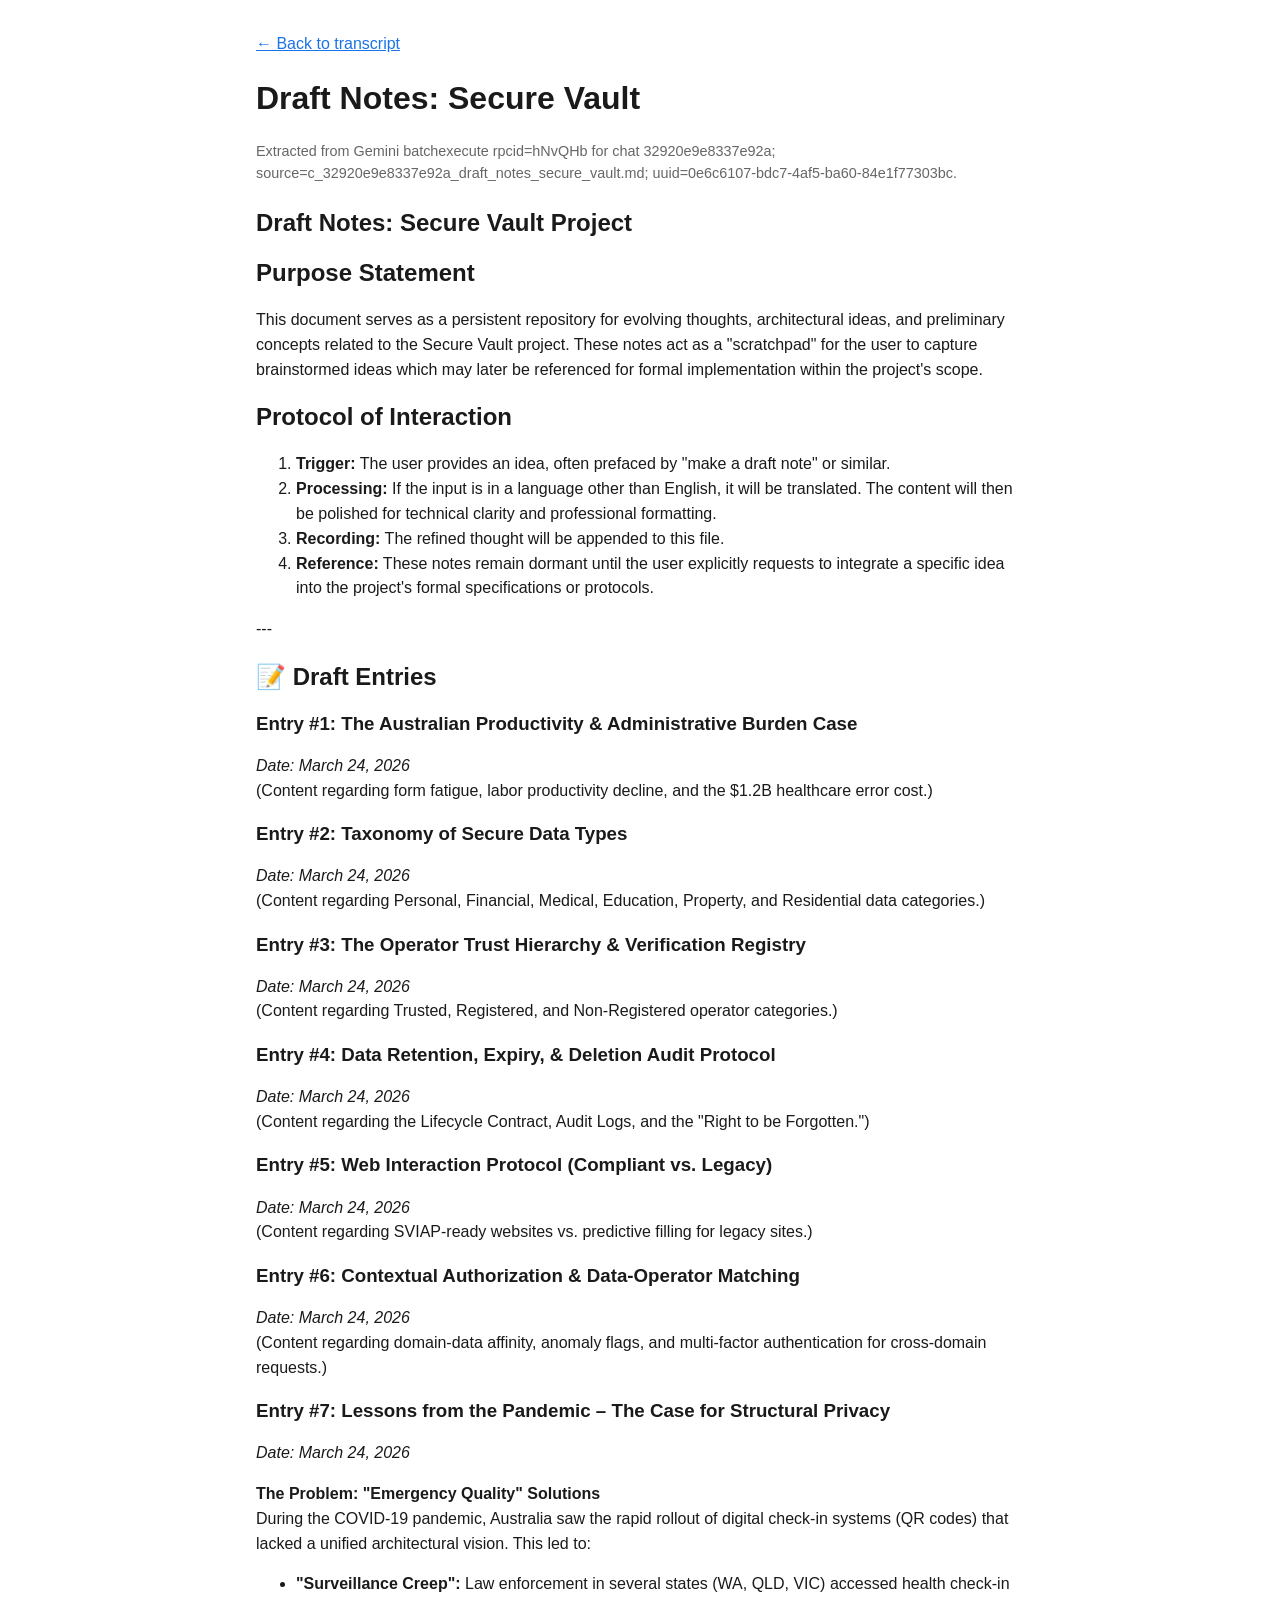
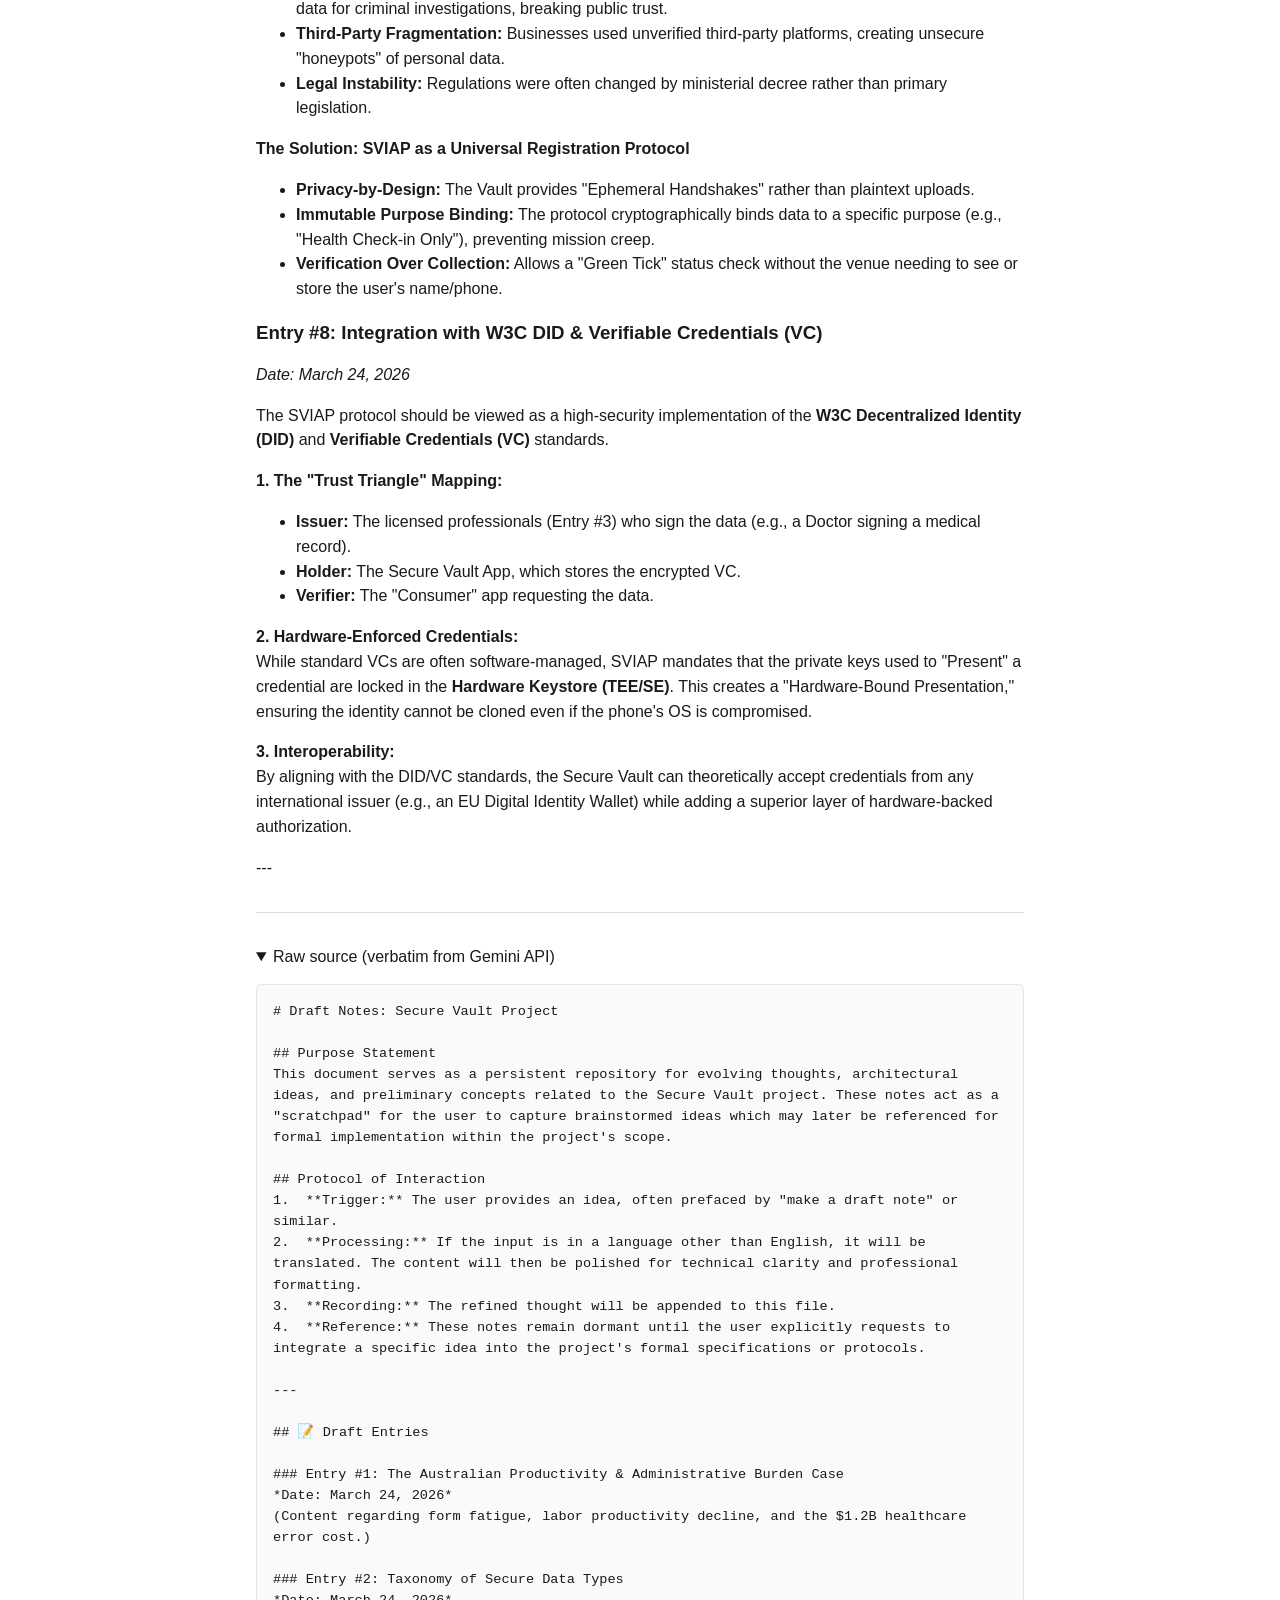
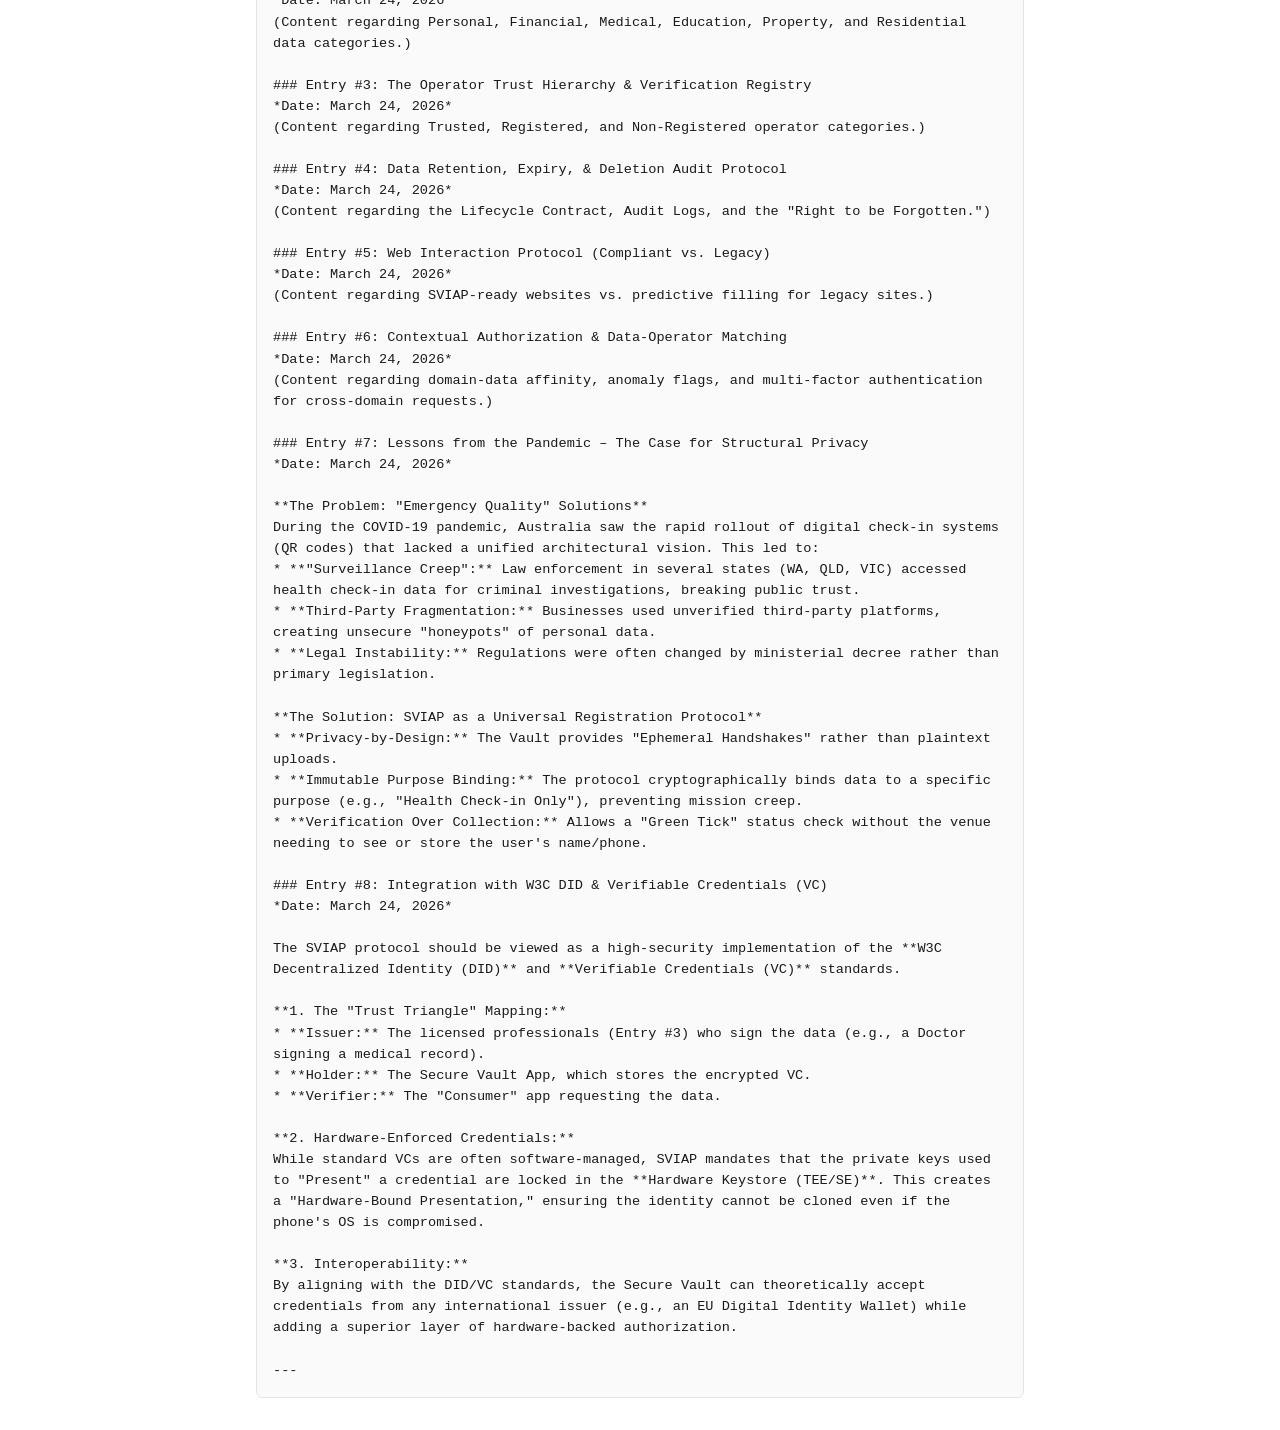
<file: gemini-export/canvas/draft-notes-secure-vault.html>
<!DOCTYPE html>
<html lang="en">
<head>
<meta charset="utf-8">
<meta name="viewport" content="width=device-width, initial-scale=1">
<title>Draft Notes: Secure Vault</title>
<style>
body { font-family: "IBM Plex Sans", "Segoe UI", sans-serif; max-width: 48rem; margin: 2rem auto; padding: 0 1rem; line-height: 1.55; color: #1a1a1a; }
h1,h2,h3,h4 { line-height: 1.25; }
pre { background: #f5f5f5; padding: .85rem 1rem; overflow-x: auto; border-radius: 6px; }
code { font-family: "IBM Plex Mono", ui-monospace, monospace; font-size: .92em; }
.meta { color: #666; font-size: .9rem; margin-bottom: 1.5rem; }
a { color: #1a73e8; }
hr { border: none; border-top: 1px solid #ddd; margin: 2rem 0; }
.source-md { white-space: pre-wrap; background: #fafafa; border: 1px solid #e5e5e5; padding: 1rem; border-radius: 6px; font-size: .85rem; }
.partial { background: #fff3cd; border: 1px solid #ffc107; padding: .85rem 1rem; border-radius: 8px; margin-bottom: 1.25rem; }
</style>
</head>
<body>
<p><a href="../index.html">← Back to transcript</a></p>
<h1>Draft Notes: Secure Vault</h1>
<p class="meta">Extracted from Gemini batchexecute rpcid=hNvQHb for chat 32920e9e8337e92a; source=c_32920e9e8337e92a_draft_notes_secure_vault.md; uuid=0e6c6107-bdc7-4af5-ba60-84e1f77303bc.</p>

<article class="canvas-body">
<h1>Draft Notes: Secure Vault Project</h1>
<h2>Purpose Statement</h2>
<p>This document serves as a persistent repository for evolving thoughts, architectural ideas, and preliminary concepts related to the Secure Vault project. These notes act as a &quot;scratchpad&quot; for the user to capture brainstormed ideas which may later be referenced for formal implementation within the project&#x27;s scope.</p>
<h2>Protocol of Interaction</h2>
<ol>
<li><strong>Trigger:</strong> The user provides an idea, often prefaced by &quot;make a draft note&quot; or similar.</li>
<li><strong>Processing:</strong> If the input is in a language other than English, it will be translated. The content will then be polished for technical clarity and professional formatting.</li>
<li><strong>Recording:</strong> The refined thought will be appended to this file.</li>
<li><strong>Reference:</strong> These notes remain dormant until the user explicitly requests to integrate a specific idea into the project&#x27;s formal specifications or protocols.</li>
</ol>
<p>---</p>
<h2>📝 Draft Entries</h2>
<h3>Entry #1: The Australian Productivity &amp; Administrative Burden Case</h3>
<p><em>Date: March 24, 2026</em><br>
(Content regarding form fatigue, labor productivity decline, and the $1.2B healthcare error cost.)</p>
<h3>Entry #2: Taxonomy of Secure Data Types</h3>
<p><em>Date: March 24, 2026</em><br>
(Content regarding Personal, Financial, Medical, Education, Property, and Residential data categories.)</p>
<h3>Entry #3: The Operator Trust Hierarchy &amp; Verification Registry</h3>
<p><em>Date: March 24, 2026</em><br>
(Content regarding Trusted, Registered, and Non-Registered operator categories.)</p>
<h3>Entry #4: Data Retention, Expiry, &amp; Deletion Audit Protocol</h3>
<p><em>Date: March 24, 2026</em><br>
(Content regarding the Lifecycle Contract, Audit Logs, and the &quot;Right to be Forgotten.&quot;)</p>
<h3>Entry #5: Web Interaction Protocol (Compliant vs. Legacy)</h3>
<p><em>Date: March 24, 2026</em><br>
(Content regarding SVIAP-ready websites vs. predictive filling for legacy sites.)</p>
<h3>Entry #6: Contextual Authorization &amp; Data-Operator Matching</h3>
<p><em>Date: March 24, 2026</em><br>
(Content regarding domain-data affinity, anomaly flags, and multi-factor authentication for cross-domain requests.)</p>
<h3>Entry #7: Lessons from the Pandemic – The Case for Structural Privacy</h3>
<p><em>Date: March 24, 2026</em></p>
<p><strong>The Problem: &quot;Emergency Quality&quot; Solutions</strong><br>
During the COVID-19 pandemic, Australia saw the rapid rollout of digital check-in systems (QR codes) that lacked a unified architectural vision. This led to:</p>
<ul>
<li><strong>&quot;Surveillance Creep&quot;:</strong> Law enforcement in several states (WA, QLD, VIC) accessed health check-in data for criminal investigations, breaking public trust.</li>
<li><strong>Third-Party Fragmentation:</strong> Businesses used unverified third-party platforms, creating unsecure &quot;honeypots&quot; of personal data.</li>
<li><strong>Legal Instability:</strong> Regulations were often changed by ministerial decree rather than primary legislation.</li>
</ul>
<p><strong>The Solution: SVIAP as a Universal Registration Protocol</strong></p>
<ul>
<li><strong>Privacy-by-Design:</strong> The Vault provides &quot;Ephemeral Handshakes&quot; rather than plaintext uploads.</li>
<li><strong>Immutable Purpose Binding:</strong> The protocol cryptographically binds data to a specific purpose (e.g., &quot;Health Check-in Only&quot;), preventing mission creep.</li>
<li><strong>Verification Over Collection:</strong> Allows a &quot;Green Tick&quot; status check without the venue needing to see or store the user&#x27;s name/phone.</li>
</ul>
<h3>Entry #8: Integration with W3C DID &amp; Verifiable Credentials (VC)</h3>
<p><em>Date: March 24, 2026</em></p>
<p>The SVIAP protocol should be viewed as a high-security implementation of the <strong>W3C Decentralized Identity (DID)</strong> and <strong>Verifiable Credentials (VC)</strong> standards.</p>
<p><strong>1. The &quot;Trust Triangle&quot; Mapping:</strong></p>
<ul>
<li><strong>Issuer:</strong> The licensed professionals (Entry #3) who sign the data (e.g., a Doctor signing a medical record).</li>
<li><strong>Holder:</strong> The Secure Vault App, which stores the encrypted VC.</li>
<li><strong>Verifier:</strong> The &quot;Consumer&quot; app requesting the data.</li>
</ul>
<p><strong>2. Hardware-Enforced Credentials:</strong><br>
While standard VCs are often software-managed, SVIAP mandates that the private keys used to &quot;Present&quot; a credential are locked in the <strong>Hardware Keystore (TEE/SE)</strong>. This creates a &quot;Hardware-Bound Presentation,&quot; ensuring the identity cannot be cloned even if the phone&#x27;s OS is compromised.</p>
<p><strong>3. Interoperability:</strong><br>
By aligning with the DID/VC standards, the Secure Vault can theoretically accept credentials from any international issuer (e.g., an EU Digital Identity Wallet) while adding a superior layer of hardware-backed authorization.</p>
<p>---</p>
</article>
<hr>
<details open>
<summary>Raw source (verbatim from Gemini API)</summary>
<pre class="source-md"># Draft Notes: Secure Vault Project

## Purpose Statement
This document serves as a persistent repository for evolving thoughts, architectural ideas, and preliminary concepts related to the Secure Vault project. These notes act as a &quot;scratchpad&quot; for the user to capture brainstormed ideas which may later be referenced for formal implementation within the project&#x27;s scope.

## Protocol of Interaction
1.  **Trigger:** The user provides an idea, often prefaced by &quot;make a draft note&quot; or similar.
2.  **Processing:** If the input is in a language other than English, it will be translated. The content will then be polished for technical clarity and professional formatting.
3.  **Recording:** The refined thought will be appended to this file.
4.  **Reference:** These notes remain dormant until the user explicitly requests to integrate a specific idea into the project&#x27;s formal specifications or protocols.

---

## 📝 Draft Entries

### Entry #1: The Australian Productivity &amp; Administrative Burden Case
*Date: March 24, 2026*
(Content regarding form fatigue, labor productivity decline, and the $1.2B healthcare error cost.)

### Entry #2: Taxonomy of Secure Data Types
*Date: March 24, 2026*
(Content regarding Personal, Financial, Medical, Education, Property, and Residential data categories.)

### Entry #3: The Operator Trust Hierarchy &amp; Verification Registry
*Date: March 24, 2026*
(Content regarding Trusted, Registered, and Non-Registered operator categories.)

### Entry #4: Data Retention, Expiry, &amp; Deletion Audit Protocol
*Date: March 24, 2026*
(Content regarding the Lifecycle Contract, Audit Logs, and the &quot;Right to be Forgotten.&quot;)

### Entry #5: Web Interaction Protocol (Compliant vs. Legacy)
*Date: March 24, 2026*
(Content regarding SVIAP-ready websites vs. predictive filling for legacy sites.)

### Entry #6: Contextual Authorization &amp; Data-Operator Matching
*Date: March 24, 2026*
(Content regarding domain-data affinity, anomaly flags, and multi-factor authentication for cross-domain requests.)

### Entry #7: Lessons from the Pandemic – The Case for Structural Privacy
*Date: March 24, 2026*

**The Problem: &quot;Emergency Quality&quot; Solutions**
During the COVID-19 pandemic, Australia saw the rapid rollout of digital check-in systems (QR codes) that lacked a unified architectural vision. This led to:
* **&quot;Surveillance Creep&quot;:** Law enforcement in several states (WA, QLD, VIC) accessed health check-in data for criminal investigations, breaking public trust.
* **Third-Party Fragmentation:** Businesses used unverified third-party platforms, creating unsecure &quot;honeypots&quot; of personal data.
* **Legal Instability:** Regulations were often changed by ministerial decree rather than primary legislation.

**The Solution: SVIAP as a Universal Registration Protocol**
* **Privacy-by-Design:** The Vault provides &quot;Ephemeral Handshakes&quot; rather than plaintext uploads.
* **Immutable Purpose Binding:** The protocol cryptographically binds data to a specific purpose (e.g., &quot;Health Check-in Only&quot;), preventing mission creep.
* **Verification Over Collection:** Allows a &quot;Green Tick&quot; status check without the venue needing to see or store the user&#x27;s name/phone.

### Entry #8: Integration with W3C DID &amp; Verifiable Credentials (VC)
*Date: March 24, 2026*

The SVIAP protocol should be viewed as a high-security implementation of the **W3C Decentralized Identity (DID)** and **Verifiable Credentials (VC)** standards.

**1. The &quot;Trust Triangle&quot; Mapping:**
* **Issuer:** The licensed professionals (Entry #3) who sign the data (e.g., a Doctor signing a medical record).
* **Holder:** The Secure Vault App, which stores the encrypted VC.
* **Verifier:** The &quot;Consumer&quot; app requesting the data.

**2. Hardware-Enforced Credentials:**
While standard VCs are often software-managed, SVIAP mandates that the private keys used to &quot;Present&quot; a credential are locked in the **Hardware Keystore (TEE/SE)**. This creates a &quot;Hardware-Bound Presentation,&quot; ensuring the identity cannot be cloned even if the phone&#x27;s OS is compromised.

**3. Interoperability:**
By aligning with the DID/VC standards, the Secure Vault can theoretically accept credentials from any international issuer (e.g., an EU Digital Identity Wallet) while adding a superior layer of hardware-backed authorization.

---</pre>
</details>
</body>
</html>
</file>
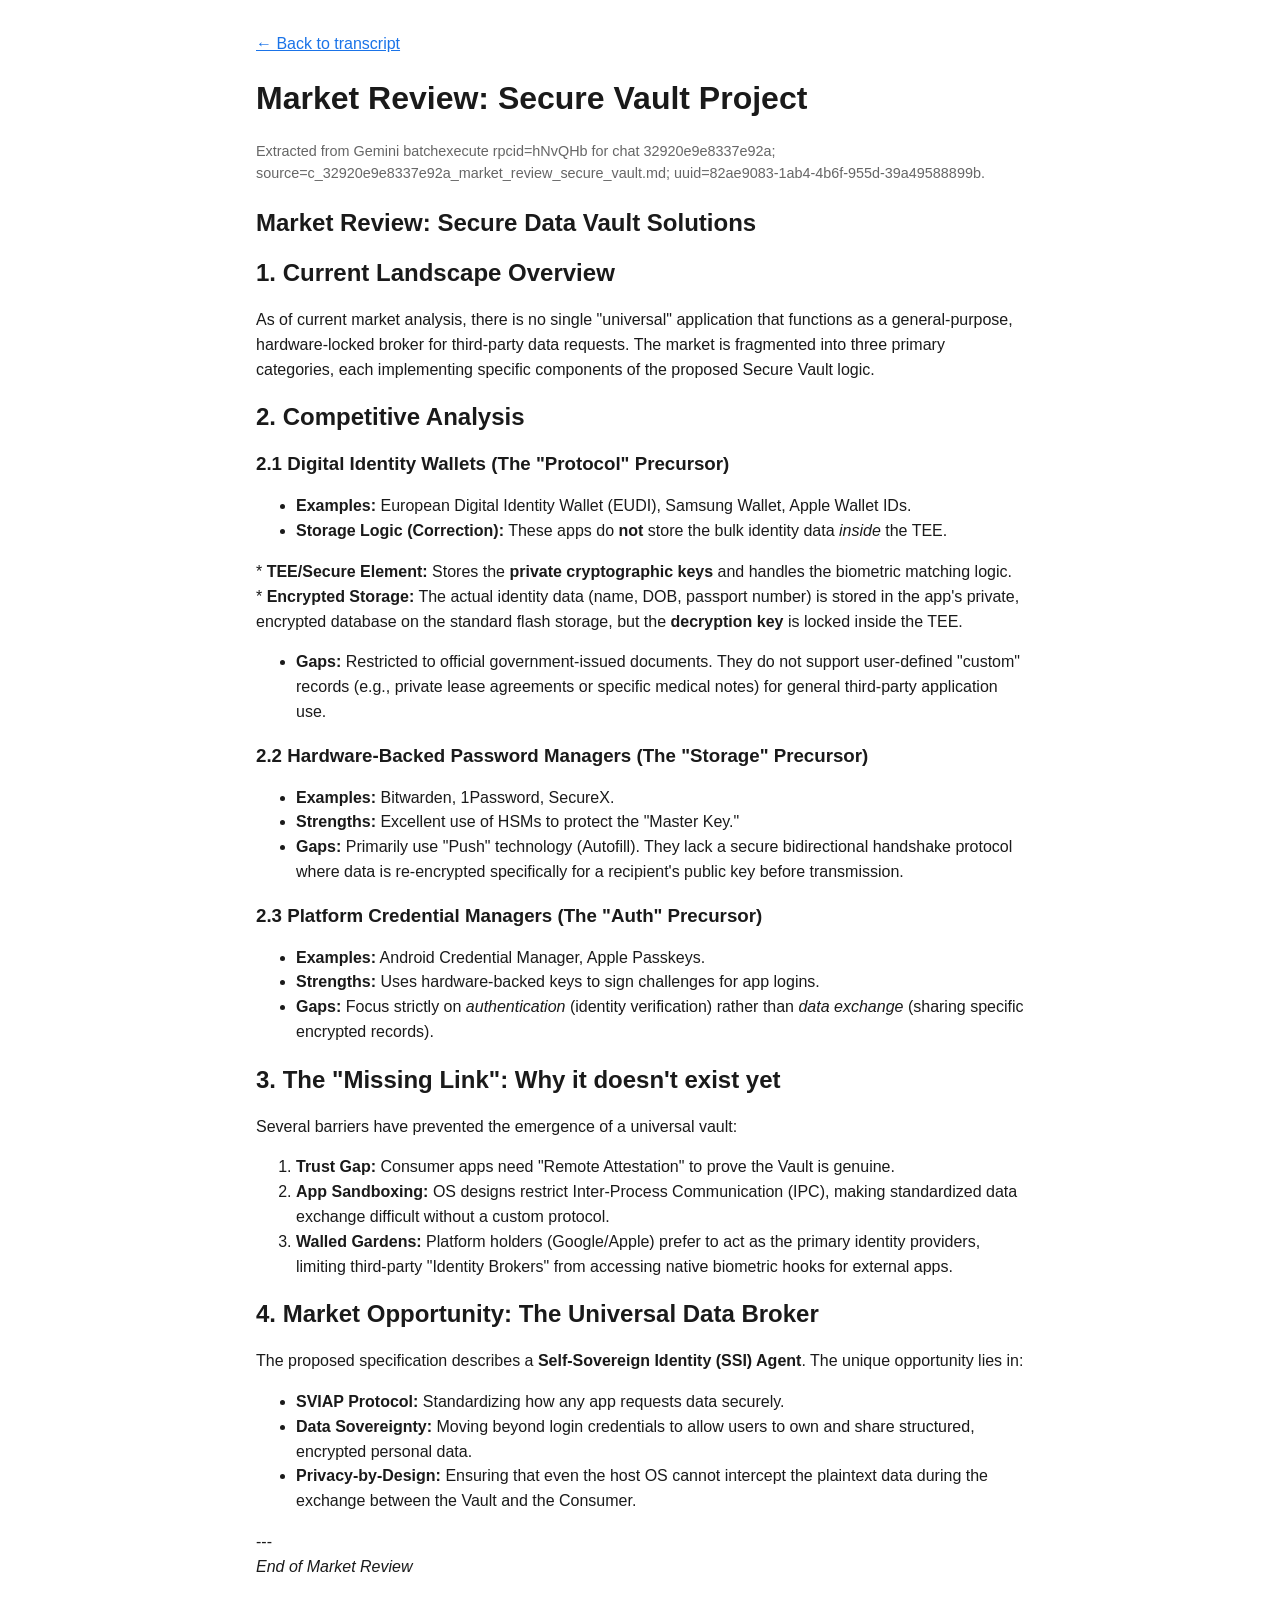
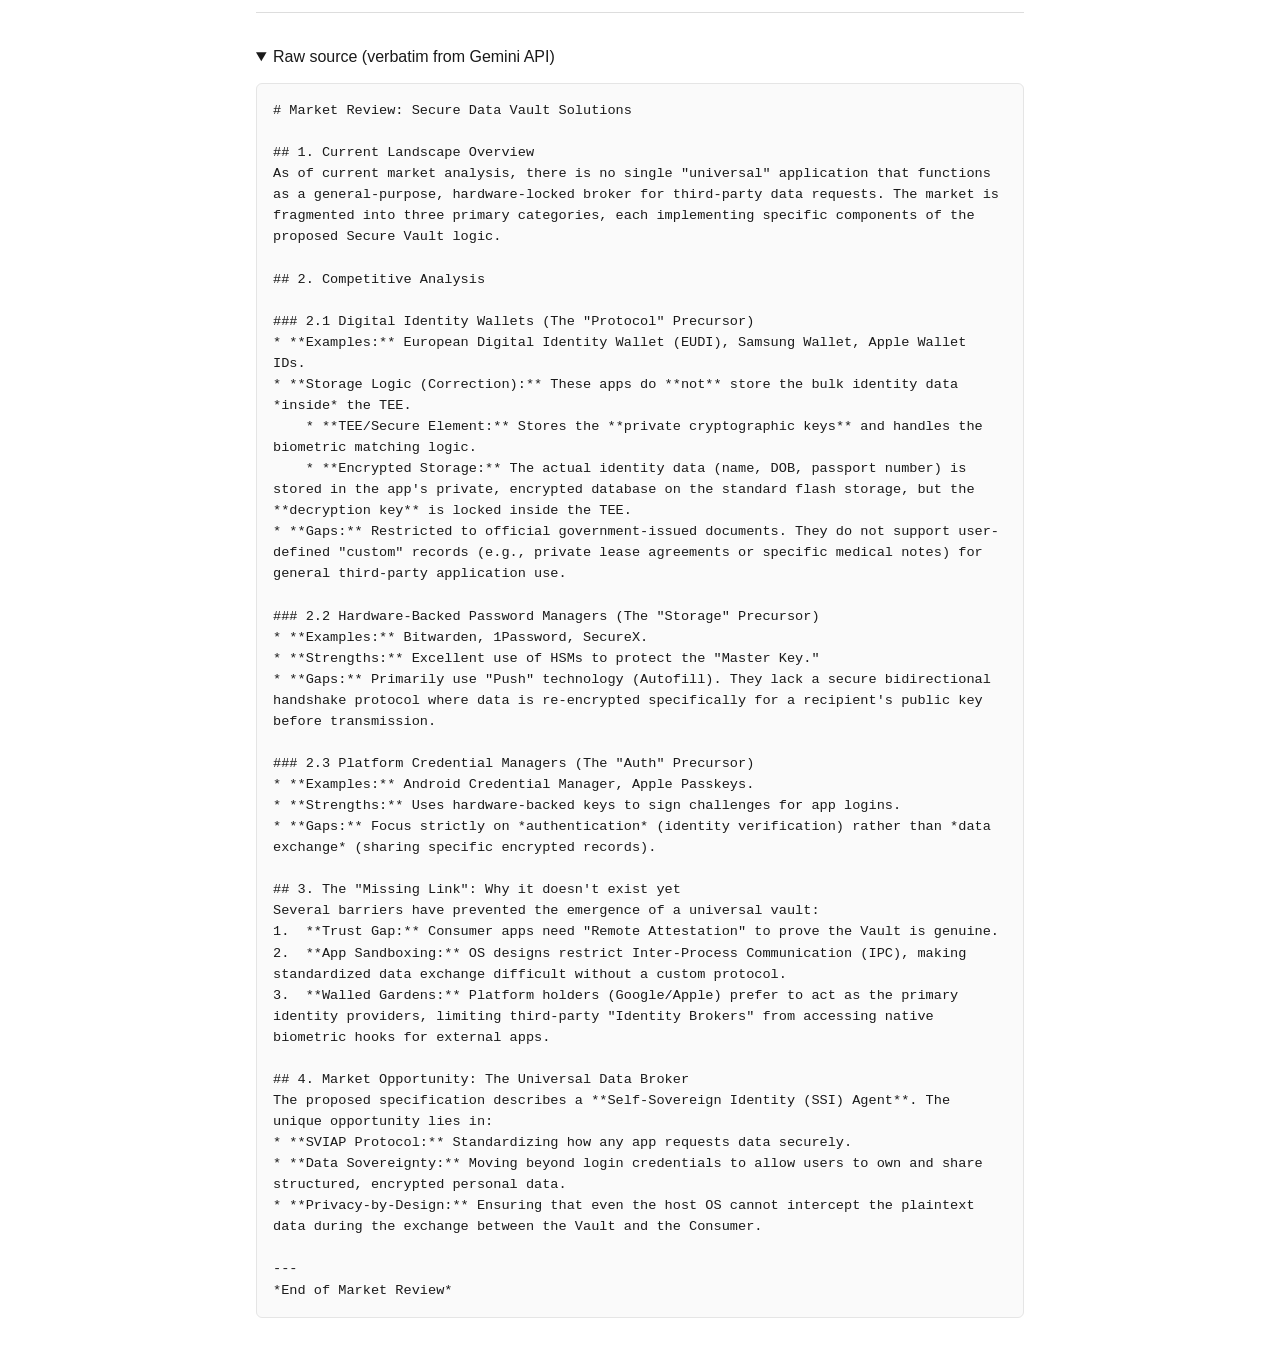
<file: gemini-export/canvas/market-review-secure-vault-project.html>
<!DOCTYPE html>
<html lang="en">
<head>
<meta charset="utf-8">
<meta name="viewport" content="width=device-width, initial-scale=1">
<title>Market Review: Secure Vault Project</title>
<style>
body { font-family: "IBM Plex Sans", "Segoe UI", sans-serif; max-width: 48rem; margin: 2rem auto; padding: 0 1rem; line-height: 1.55; color: #1a1a1a; }
h1,h2,h3,h4 { line-height: 1.25; }
pre { background: #f5f5f5; padding: .85rem 1rem; overflow-x: auto; border-radius: 6px; }
code { font-family: "IBM Plex Mono", ui-monospace, monospace; font-size: .92em; }
.meta { color: #666; font-size: .9rem; margin-bottom: 1.5rem; }
a { color: #1a73e8; }
hr { border: none; border-top: 1px solid #ddd; margin: 2rem 0; }
.source-md { white-space: pre-wrap; background: #fafafa; border: 1px solid #e5e5e5; padding: 1rem; border-radius: 6px; font-size: .85rem; }
.partial { background: #fff3cd; border: 1px solid #ffc107; padding: .85rem 1rem; border-radius: 8px; margin-bottom: 1.25rem; }
</style>
</head>
<body>
<p><a href="../index.html">← Back to transcript</a></p>
<h1>Market Review: Secure Vault Project</h1>
<p class="meta">Extracted from Gemini batchexecute rpcid=hNvQHb for chat 32920e9e8337e92a; source=c_32920e9e8337e92a_market_review_secure_vault.md; uuid=82ae9083-1ab4-4b6f-955d-39a49588899b.</p>

<article class="canvas-body">
<h1>Market Review: Secure Data Vault Solutions</h1>
<h2>1. Current Landscape Overview</h2>
<p>As of current market analysis, there is no single &quot;universal&quot; application that functions as a general-purpose, hardware-locked broker for third-party data requests. The market is fragmented into three primary categories, each implementing specific components of the proposed Secure Vault logic.</p>
<h2>2. Competitive Analysis</h2>
<h3>2.1 Digital Identity Wallets (The &quot;Protocol&quot; Precursor)</h3>
<ul>
<li><strong>Examples:</strong> European Digital Identity Wallet (EUDI), Samsung Wallet, Apple Wallet IDs.</li>
<li><strong>Storage Logic (Correction):</strong> These apps do <strong>not</strong> store the bulk identity data <em>inside</em> the TEE.</li>
</ul>
<p>    * <strong>TEE/Secure Element:</strong> Stores the <strong>private cryptographic keys</strong> and handles the biometric matching logic.<br>
    * <strong>Encrypted Storage:</strong> The actual identity data (name, DOB, passport number) is stored in the app&#x27;s private, encrypted database on the standard flash storage, but the <strong>decryption key</strong> is locked inside the TEE.</p>
<ul>
<li><strong>Gaps:</strong> Restricted to official government-issued documents. They do not support user-defined &quot;custom&quot; records (e.g., private lease agreements or specific medical notes) for general third-party application use.</li>
</ul>
<h3>2.2 Hardware-Backed Password Managers (The &quot;Storage&quot; Precursor)</h3>
<ul>
<li><strong>Examples:</strong> Bitwarden, 1Password, SecureX.</li>
<li><strong>Strengths:</strong> Excellent use of HSMs to protect the &quot;Master Key.&quot;</li>
<li><strong>Gaps:</strong> Primarily use &quot;Push&quot; technology (Autofill). They lack a secure bidirectional handshake protocol where data is re-encrypted specifically for a recipient&#x27;s public key before transmission.</li>
</ul>
<h3>2.3 Platform Credential Managers (The &quot;Auth&quot; Precursor)</h3>
<ul>
<li><strong>Examples:</strong> Android Credential Manager, Apple Passkeys.</li>
<li><strong>Strengths:</strong> Uses hardware-backed keys to sign challenges for app logins.</li>
<li><strong>Gaps:</strong> Focus strictly on <em>authentication</em> (identity verification) rather than <em>data exchange</em> (sharing specific encrypted records).</li>
</ul>
<h2>3. The &quot;Missing Link&quot;: Why it doesn&#x27;t exist yet</h2>
<p>Several barriers have prevented the emergence of a universal vault:</p>
<ol>
<li><strong>Trust Gap:</strong> Consumer apps need &quot;Remote Attestation&quot; to prove the Vault is genuine.</li>
<li><strong>App Sandboxing:</strong> OS designs restrict Inter-Process Communication (IPC), making standardized data exchange difficult without a custom protocol.</li>
<li><strong>Walled Gardens:</strong> Platform holders (Google/Apple) prefer to act as the primary identity providers, limiting third-party &quot;Identity Brokers&quot; from accessing native biometric hooks for external apps.</li>
</ol>
<h2>4. Market Opportunity: The Universal Data Broker</h2>
<p>The proposed specification describes a <strong>Self-Sovereign Identity (SSI) Agent</strong>. The unique opportunity lies in:</p>
<ul>
<li><strong>SVIAP Protocol:</strong> Standardizing how any app requests data securely.</li>
<li><strong>Data Sovereignty:</strong> Moving beyond login credentials to allow users to own and share structured, encrypted personal data.</li>
<li><strong>Privacy-by-Design:</strong> Ensuring that even the host OS cannot intercept the plaintext data during the exchange between the Vault and the Consumer.</li>
</ul>
<p>---<br>
<em>End of Market Review</em></p>
</article>
<hr>
<details open>
<summary>Raw source (verbatim from Gemini API)</summary>
<pre class="source-md"># Market Review: Secure Data Vault Solutions

## 1. Current Landscape Overview
As of current market analysis, there is no single &quot;universal&quot; application that functions as a general-purpose, hardware-locked broker for third-party data requests. The market is fragmented into three primary categories, each implementing specific components of the proposed Secure Vault logic.

## 2. Competitive Analysis

### 2.1 Digital Identity Wallets (The &quot;Protocol&quot; Precursor)
* **Examples:** European Digital Identity Wallet (EUDI), Samsung Wallet, Apple Wallet IDs.
* **Storage Logic (Correction):** These apps do **not** store the bulk identity data *inside* the TEE.
    * **TEE/Secure Element:** Stores the **private cryptographic keys** and handles the biometric matching logic.
    * **Encrypted Storage:** The actual identity data (name, DOB, passport number) is stored in the app&#x27;s private, encrypted database on the standard flash storage, but the **decryption key** is locked inside the TEE.
* **Gaps:** Restricted to official government-issued documents. They do not support user-defined &quot;custom&quot; records (e.g., private lease agreements or specific medical notes) for general third-party application use.

### 2.2 Hardware-Backed Password Managers (The &quot;Storage&quot; Precursor)
* **Examples:** Bitwarden, 1Password, SecureX.
* **Strengths:** Excellent use of HSMs to protect the &quot;Master Key.&quot;
* **Gaps:** Primarily use &quot;Push&quot; technology (Autofill). They lack a secure bidirectional handshake protocol where data is re-encrypted specifically for a recipient&#x27;s public key before transmission.

### 2.3 Platform Credential Managers (The &quot;Auth&quot; Precursor)
* **Examples:** Android Credential Manager, Apple Passkeys.
* **Strengths:** Uses hardware-backed keys to sign challenges for app logins.
* **Gaps:** Focus strictly on *authentication* (identity verification) rather than *data exchange* (sharing specific encrypted records).

## 3. The &quot;Missing Link&quot;: Why it doesn&#x27;t exist yet
Several barriers have prevented the emergence of a universal vault:
1.  **Trust Gap:** Consumer apps need &quot;Remote Attestation&quot; to prove the Vault is genuine.
2.  **App Sandboxing:** OS designs restrict Inter-Process Communication (IPC), making standardized data exchange difficult without a custom protocol.
3.  **Walled Gardens:** Platform holders (Google/Apple) prefer to act as the primary identity providers, limiting third-party &quot;Identity Brokers&quot; from accessing native biometric hooks for external apps.

## 4. Market Opportunity: The Universal Data Broker
The proposed specification describes a **Self-Sovereign Identity (SSI) Agent**. The unique opportunity lies in:
* **SVIAP Protocol:** Standardizing how any app requests data securely.
* **Data Sovereignty:** Moving beyond login credentials to allow users to own and share structured, encrypted personal data.
* **Privacy-by-Design:** Ensuring that even the host OS cannot intercept the plaintext data during the exchange between the Vault and the Consumer.

---
*End of Market Review*</pre>
</details>
</body>
</html>
</file>
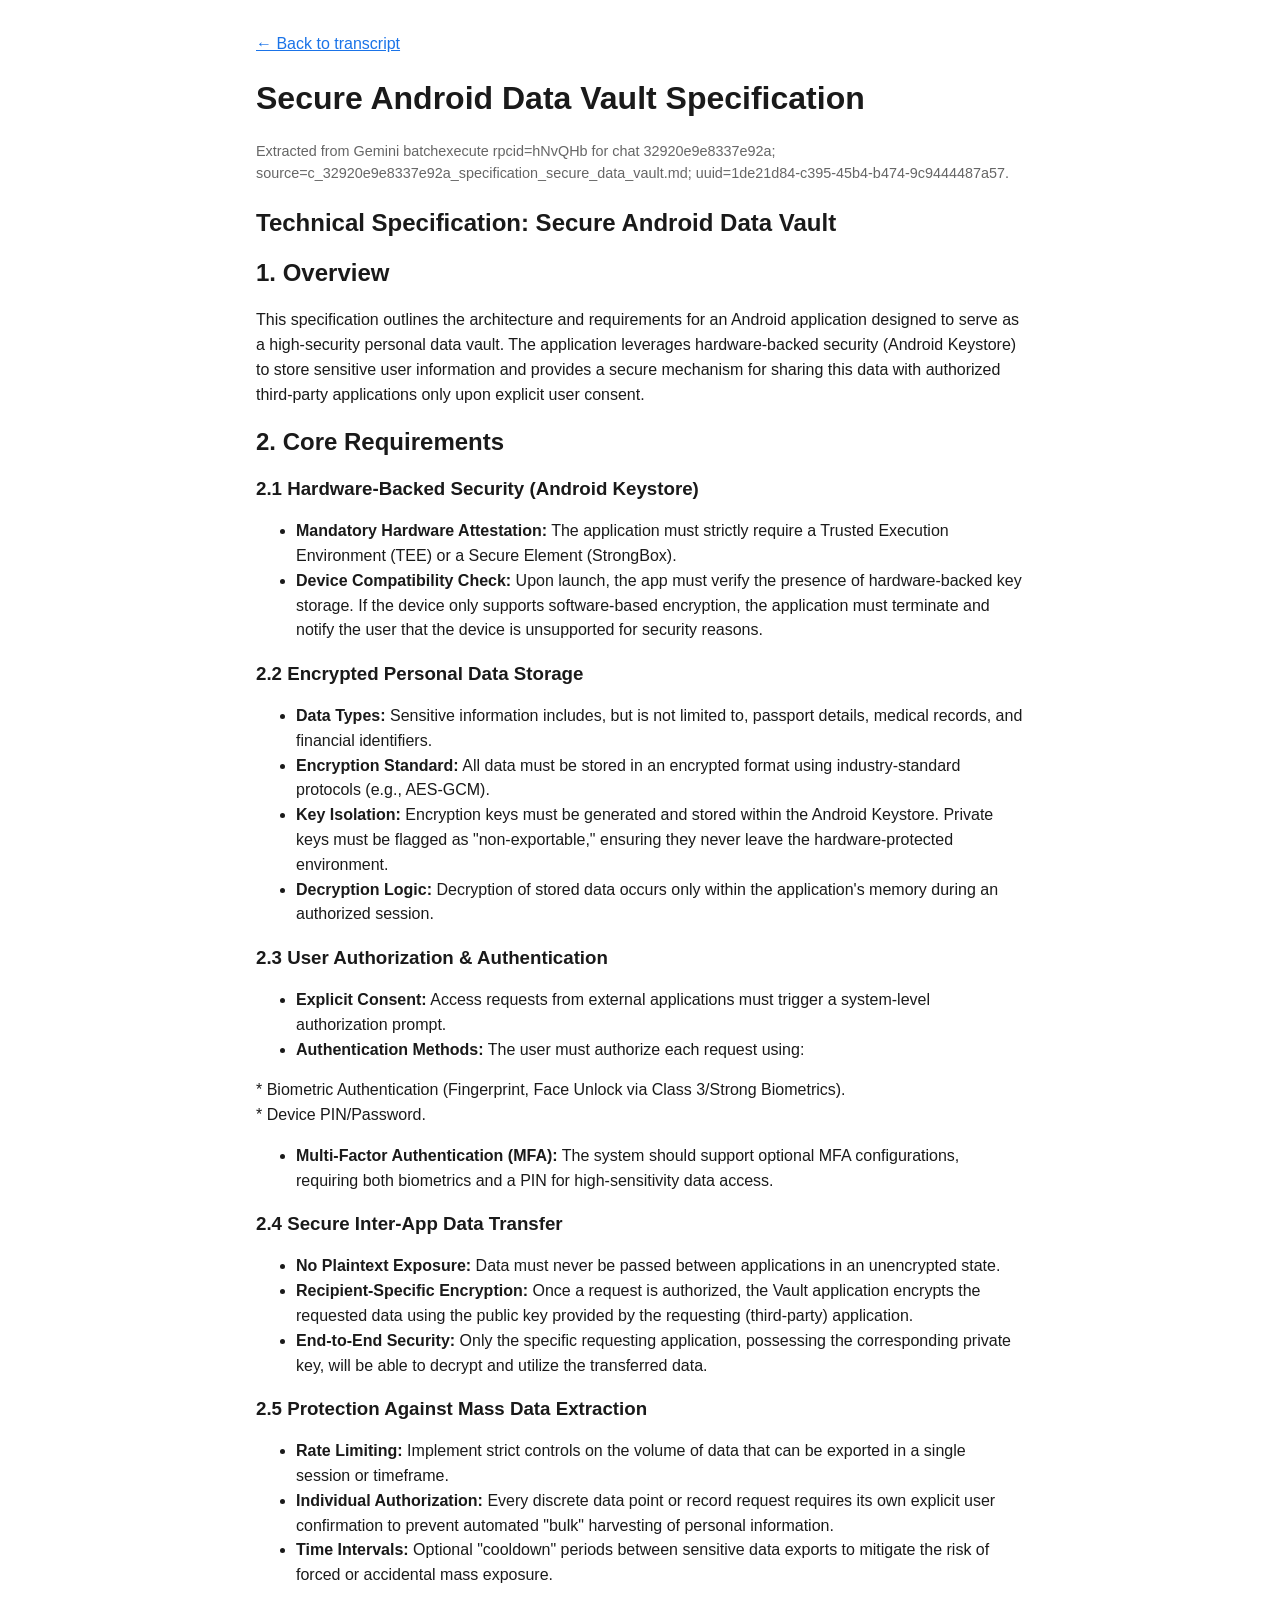
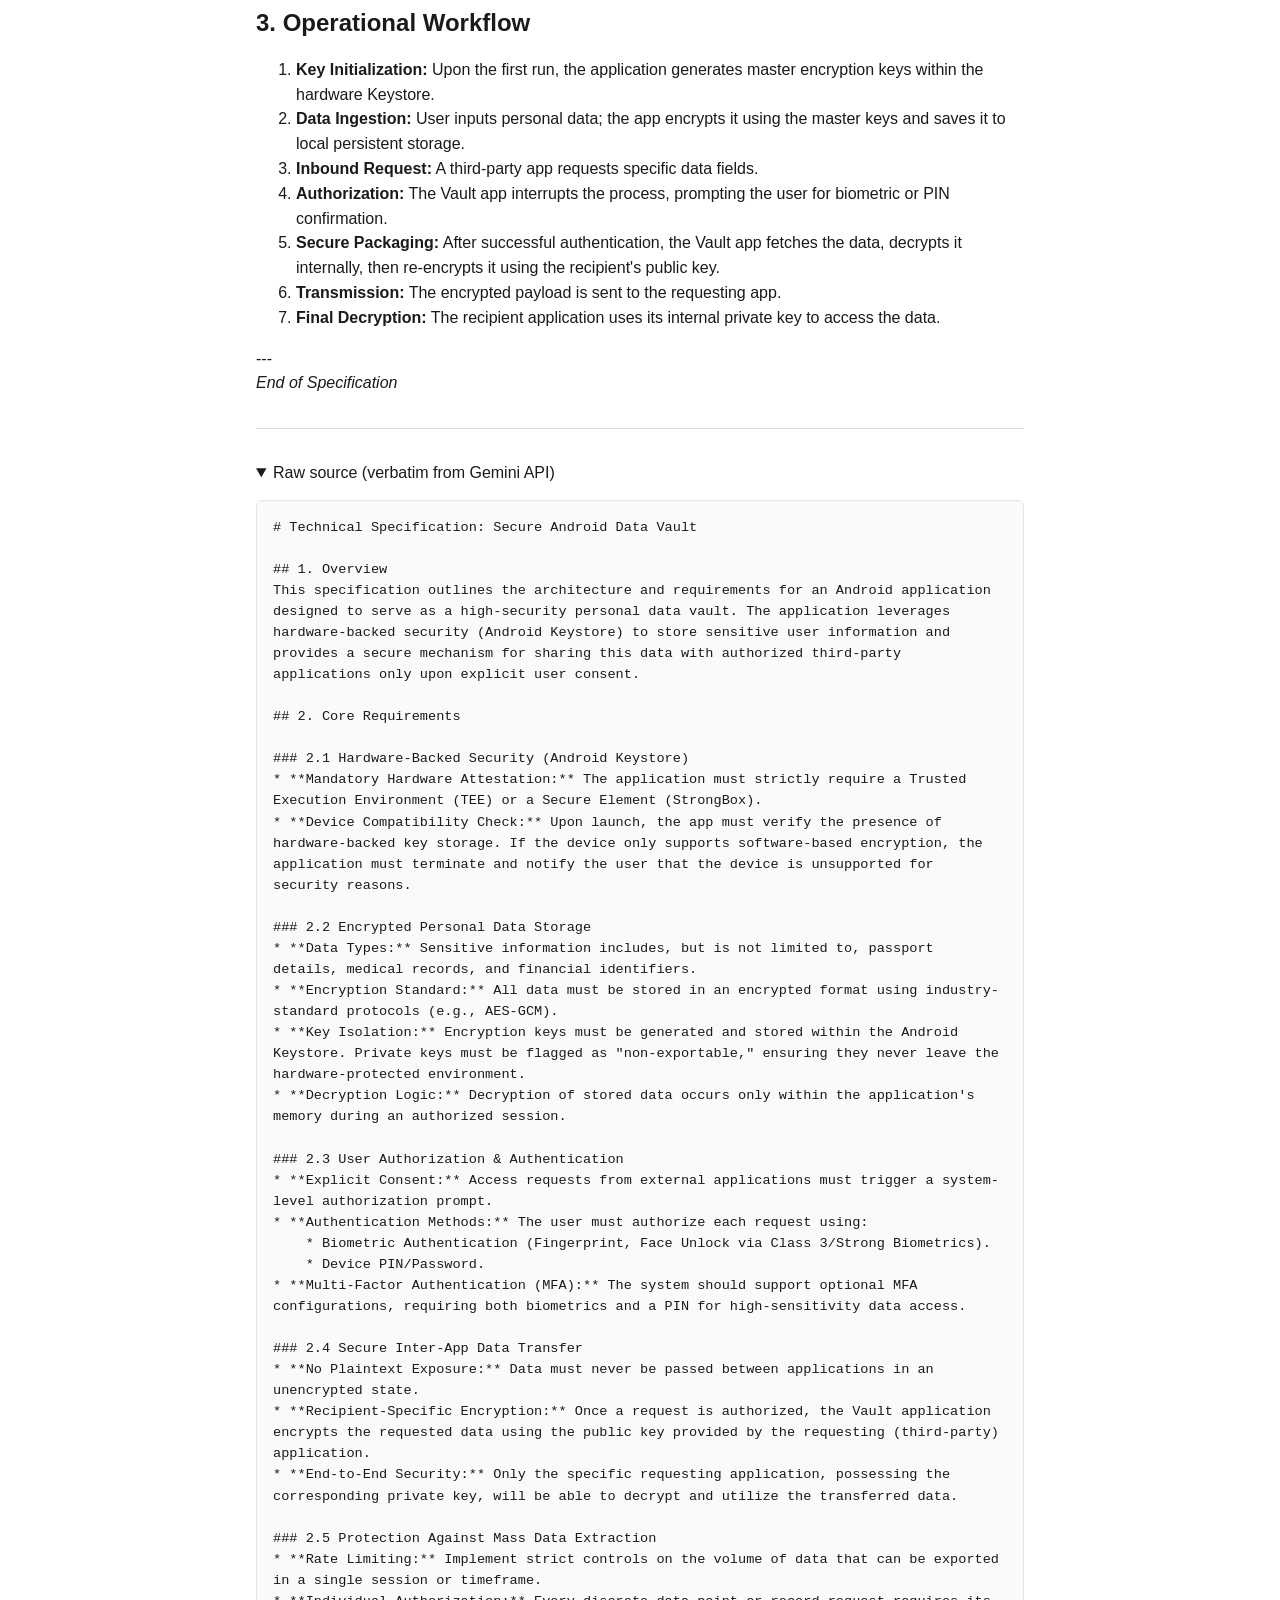
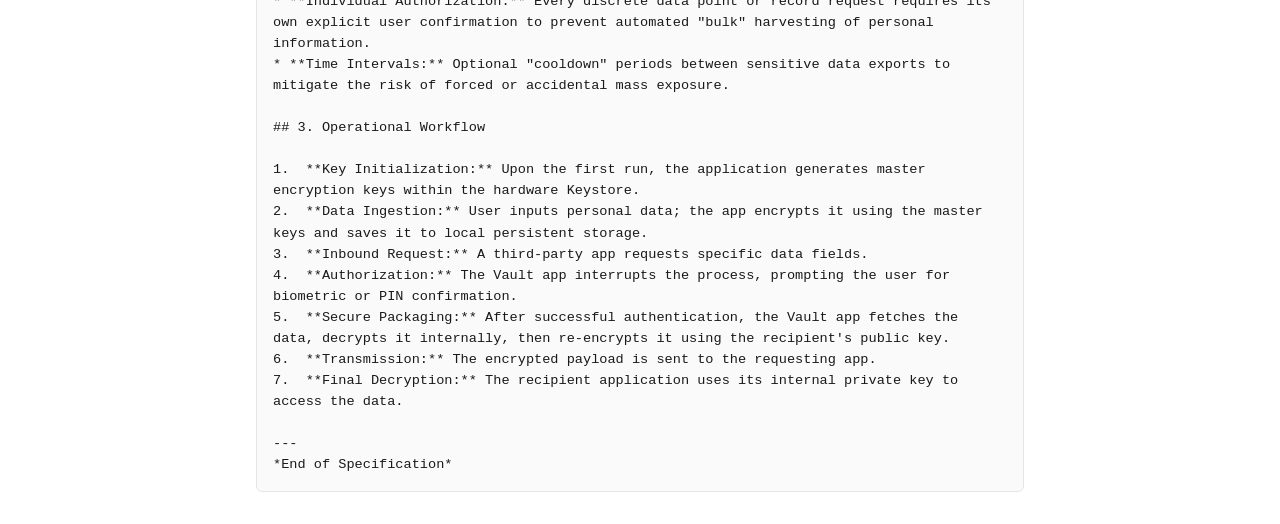
<file: gemini-export/canvas/secure-android-data-vault-specification.html>
<!DOCTYPE html>
<html lang="en">
<head>
<meta charset="utf-8">
<meta name="viewport" content="width=device-width, initial-scale=1">
<title>Secure Android Data Vault Specification</title>
<style>
body { font-family: "IBM Plex Sans", "Segoe UI", sans-serif; max-width: 48rem; margin: 2rem auto; padding: 0 1rem; line-height: 1.55; color: #1a1a1a; }
h1,h2,h3,h4 { line-height: 1.25; }
pre { background: #f5f5f5; padding: .85rem 1rem; overflow-x: auto; border-radius: 6px; }
code { font-family: "IBM Plex Mono", ui-monospace, monospace; font-size: .92em; }
.meta { color: #666; font-size: .9rem; margin-bottom: 1.5rem; }
a { color: #1a73e8; }
hr { border: none; border-top: 1px solid #ddd; margin: 2rem 0; }
.source-md { white-space: pre-wrap; background: #fafafa; border: 1px solid #e5e5e5; padding: 1rem; border-radius: 6px; font-size: .85rem; }
.partial { background: #fff3cd; border: 1px solid #ffc107; padding: .85rem 1rem; border-radius: 8px; margin-bottom: 1.25rem; }
</style>
</head>
<body>
<p><a href="../index.html">← Back to transcript</a></p>
<h1>Secure Android Data Vault Specification</h1>
<p class="meta">Extracted from Gemini batchexecute rpcid=hNvQHb for chat 32920e9e8337e92a; source=c_32920e9e8337e92a_specification_secure_data_vault.md; uuid=1de21d84-c395-45b4-b474-9c9444487a57.</p>

<article class="canvas-body">
<h1>Technical Specification: Secure Android Data Vault</h1>
<h2>1. Overview</h2>
<p>This specification outlines the architecture and requirements for an Android application designed to serve as a high-security personal data vault. The application leverages hardware-backed security (Android Keystore) to store sensitive user information and provides a secure mechanism for sharing this data with authorized third-party applications only upon explicit user consent.</p>
<h2>2. Core Requirements</h2>
<h3>2.1 Hardware-Backed Security (Android Keystore)</h3>
<ul>
<li><strong>Mandatory Hardware Attestation:</strong> The application must strictly require a Trusted Execution Environment (TEE) or a Secure Element (StrongBox).</li>
<li><strong>Device Compatibility Check:</strong> Upon launch, the app must verify the presence of hardware-backed key storage. If the device only supports software-based encryption, the application must terminate and notify the user that the device is unsupported for security reasons.</li>
</ul>
<h3>2.2 Encrypted Personal Data Storage</h3>
<ul>
<li><strong>Data Types:</strong> Sensitive information includes, but is not limited to, passport details, medical records, and financial identifiers.</li>
<li><strong>Encryption Standard:</strong> All data must be stored in an encrypted format using industry-standard protocols (e.g., AES-GCM).</li>
<li><strong>Key Isolation:</strong> Encryption keys must be generated and stored within the Android Keystore. Private keys must be flagged as &quot;non-exportable,&quot; ensuring they never leave the hardware-protected environment.</li>
<li><strong>Decryption Logic:</strong> Decryption of stored data occurs only within the application&#x27;s memory during an authorized session.</li>
</ul>
<h3>2.3 User Authorization &amp; Authentication</h3>
<ul>
<li><strong>Explicit Consent:</strong> Access requests from external applications must trigger a system-level authorization prompt.</li>
<li><strong>Authentication Methods:</strong> The user must authorize each request using:</li>
</ul>
<p>    * Biometric Authentication (Fingerprint, Face Unlock via Class 3/Strong Biometrics).<br>
    * Device PIN/Password.</p>
<ul>
<li><strong>Multi-Factor Authentication (MFA):</strong> The system should support optional MFA configurations, requiring both biometrics and a PIN for high-sensitivity data access.</li>
</ul>
<h3>2.4 Secure Inter-App Data Transfer</h3>
<ul>
<li><strong>No Plaintext Exposure:</strong> Data must never be passed between applications in an unencrypted state.</li>
<li><strong>Recipient-Specific Encryption:</strong> Once a request is authorized, the Vault application encrypts the requested data using the public key provided by the requesting (third-party) application.</li>
<li><strong>End-to-End Security:</strong> Only the specific requesting application, possessing the corresponding private key, will be able to decrypt and utilize the transferred data.</li>
</ul>
<h3>2.5 Protection Against Mass Data Extraction</h3>
<ul>
<li><strong>Rate Limiting:</strong> Implement strict controls on the volume of data that can be exported in a single session or timeframe.</li>
<li><strong>Individual Authorization:</strong> Every discrete data point or record request requires its own explicit user confirmation to prevent automated &quot;bulk&quot; harvesting of personal information.</li>
<li><strong>Time Intervals:</strong> Optional &quot;cooldown&quot; periods between sensitive data exports to mitigate the risk of forced or accidental mass exposure.</li>
</ul>
<h2>3. Operational Workflow</h2>
<ol>
<li><strong>Key Initialization:</strong> Upon the first run, the application generates master encryption keys within the hardware Keystore.</li>
<li><strong>Data Ingestion:</strong> User inputs personal data; the app encrypts it using the master keys and saves it to local persistent storage.</li>
<li><strong>Inbound Request:</strong> A third-party app requests specific data fields.</li>
<li><strong>Authorization:</strong> The Vault app interrupts the process, prompting the user for biometric or PIN confirmation.</li>
<li><strong>Secure Packaging:</strong> After successful authentication, the Vault app fetches the data, decrypts it internally, then re-encrypts it using the recipient&#x27;s public key.</li>
<li><strong>Transmission:</strong> The encrypted payload is sent to the requesting app.</li>
<li><strong>Final Decryption:</strong> The recipient application uses its internal private key to access the data.</li>
</ol>
<p>---<br>
<em>End of Specification</em></p>
</article>
<hr>
<details open>
<summary>Raw source (verbatim from Gemini API)</summary>
<pre class="source-md"># Technical Specification: Secure Android Data Vault

## 1. Overview
This specification outlines the architecture and requirements for an Android application designed to serve as a high-security personal data vault. The application leverages hardware-backed security (Android Keystore) to store sensitive user information and provides a secure mechanism for sharing this data with authorized third-party applications only upon explicit user consent.

## 2. Core Requirements

### 2.1 Hardware-Backed Security (Android Keystore)
* **Mandatory Hardware Attestation:** The application must strictly require a Trusted Execution Environment (TEE) or a Secure Element (StrongBox).
* **Device Compatibility Check:** Upon launch, the app must verify the presence of hardware-backed key storage. If the device only supports software-based encryption, the application must terminate and notify the user that the device is unsupported for security reasons.

### 2.2 Encrypted Personal Data Storage
* **Data Types:** Sensitive information includes, but is not limited to, passport details, medical records, and financial identifiers.
* **Encryption Standard:** All data must be stored in an encrypted format using industry-standard protocols (e.g., AES-GCM).
* **Key Isolation:** Encryption keys must be generated and stored within the Android Keystore. Private keys must be flagged as &quot;non-exportable,&quot; ensuring they never leave the hardware-protected environment.
* **Decryption Logic:** Decryption of stored data occurs only within the application&#x27;s memory during an authorized session.

### 2.3 User Authorization &amp; Authentication
* **Explicit Consent:** Access requests from external applications must trigger a system-level authorization prompt.
* **Authentication Methods:** The user must authorize each request using:
    * Biometric Authentication (Fingerprint, Face Unlock via Class 3/Strong Biometrics).
    * Device PIN/Password.
* **Multi-Factor Authentication (MFA):** The system should support optional MFA configurations, requiring both biometrics and a PIN for high-sensitivity data access.

### 2.4 Secure Inter-App Data Transfer
* **No Plaintext Exposure:** Data must never be passed between applications in an unencrypted state.
* **Recipient-Specific Encryption:** Once a request is authorized, the Vault application encrypts the requested data using the public key provided by the requesting (third-party) application.
* **End-to-End Security:** Only the specific requesting application, possessing the corresponding private key, will be able to decrypt and utilize the transferred data.

### 2.5 Protection Against Mass Data Extraction
* **Rate Limiting:** Implement strict controls on the volume of data that can be exported in a single session or timeframe.
* **Individual Authorization:** Every discrete data point or record request requires its own explicit user confirmation to prevent automated &quot;bulk&quot; harvesting of personal information.
* **Time Intervals:** Optional &quot;cooldown&quot; periods between sensitive data exports to mitigate the risk of forced or accidental mass exposure.

## 3. Operational Workflow

1.  **Key Initialization:** Upon the first run, the application generates master encryption keys within the hardware Keystore.
2.  **Data Ingestion:** User inputs personal data; the app encrypts it using the master keys and saves it to local persistent storage.
3.  **Inbound Request:** A third-party app requests specific data fields.
4.  **Authorization:** The Vault app interrupts the process, prompting the user for biometric or PIN confirmation.
5.  **Secure Packaging:** After successful authentication, the Vault app fetches the data, decrypts it internally, then re-encrypts it using the recipient&#x27;s public key.
6.  **Transmission:** The encrypted payload is sent to the requesting app.
7.  **Final Decryption:** The recipient application uses its internal private key to access the data.

---
*End of Specification*</pre>
</details>
</body>
</html>
</file>
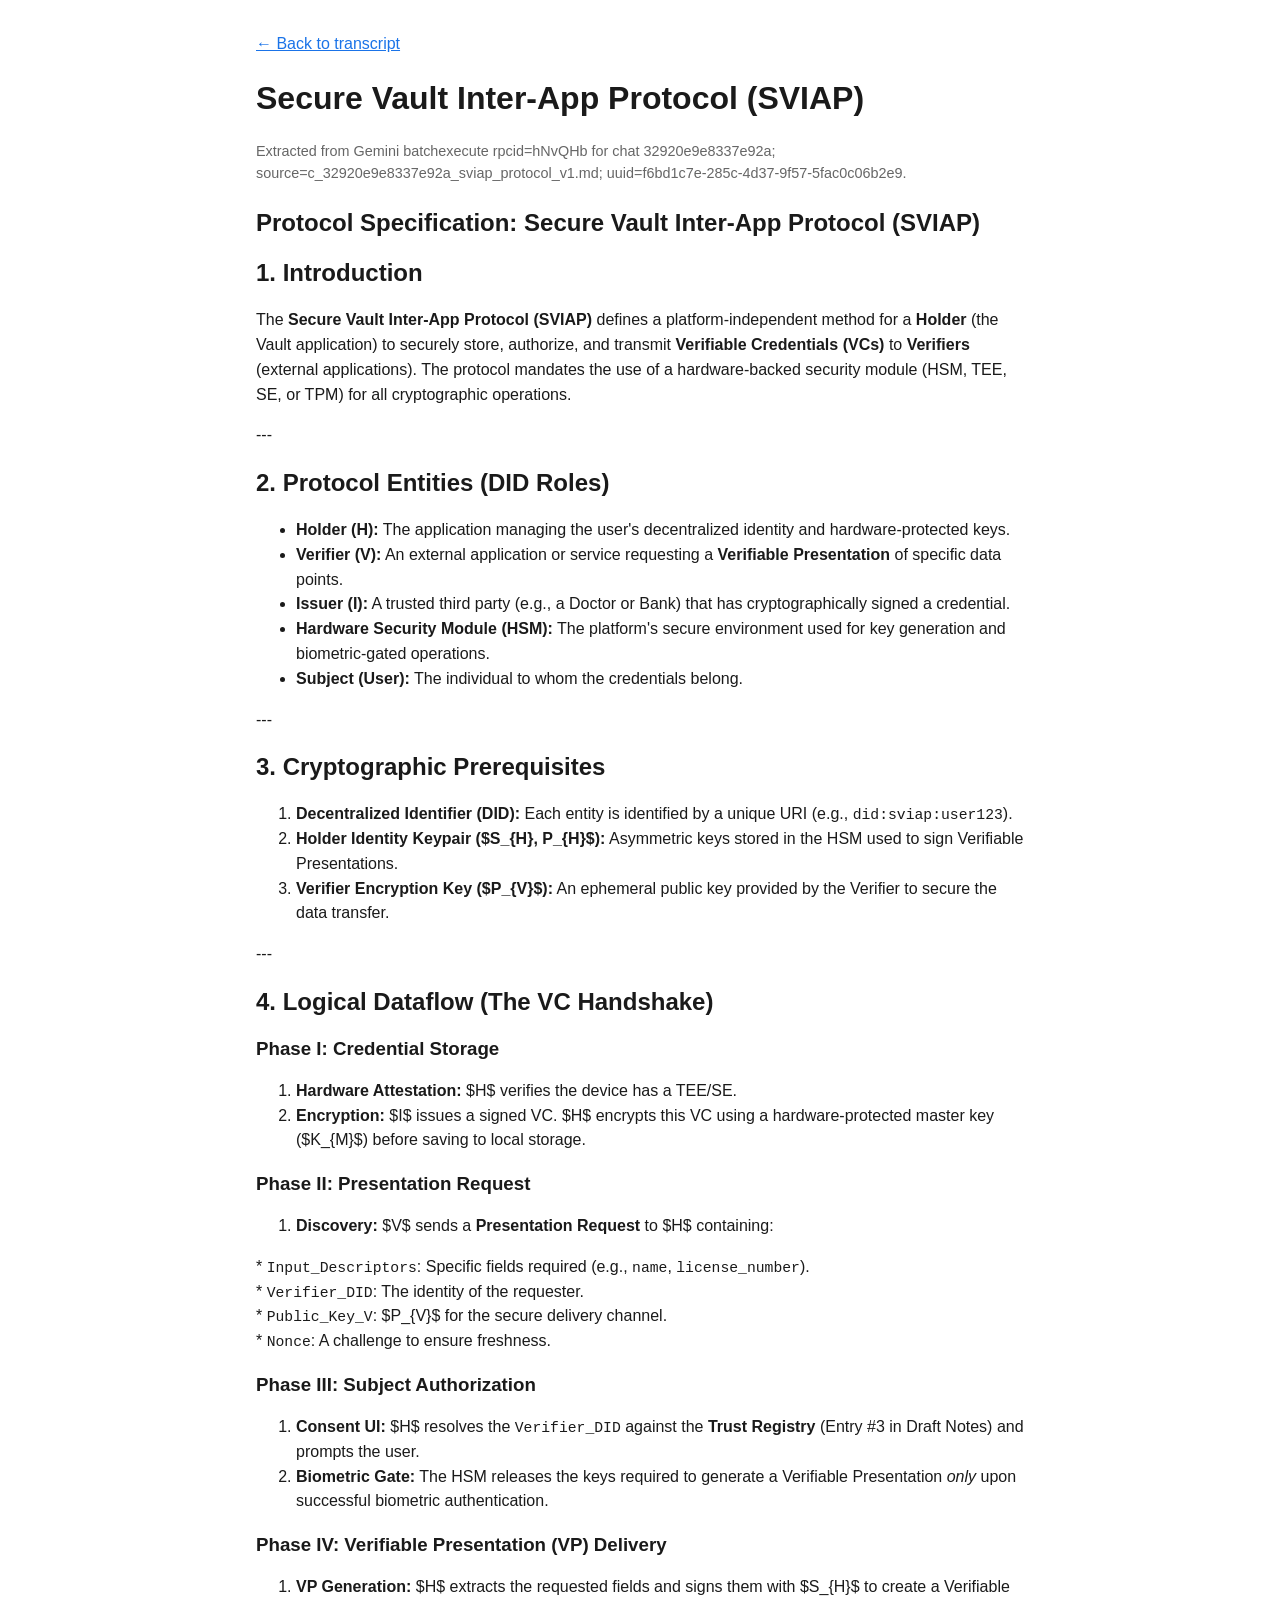
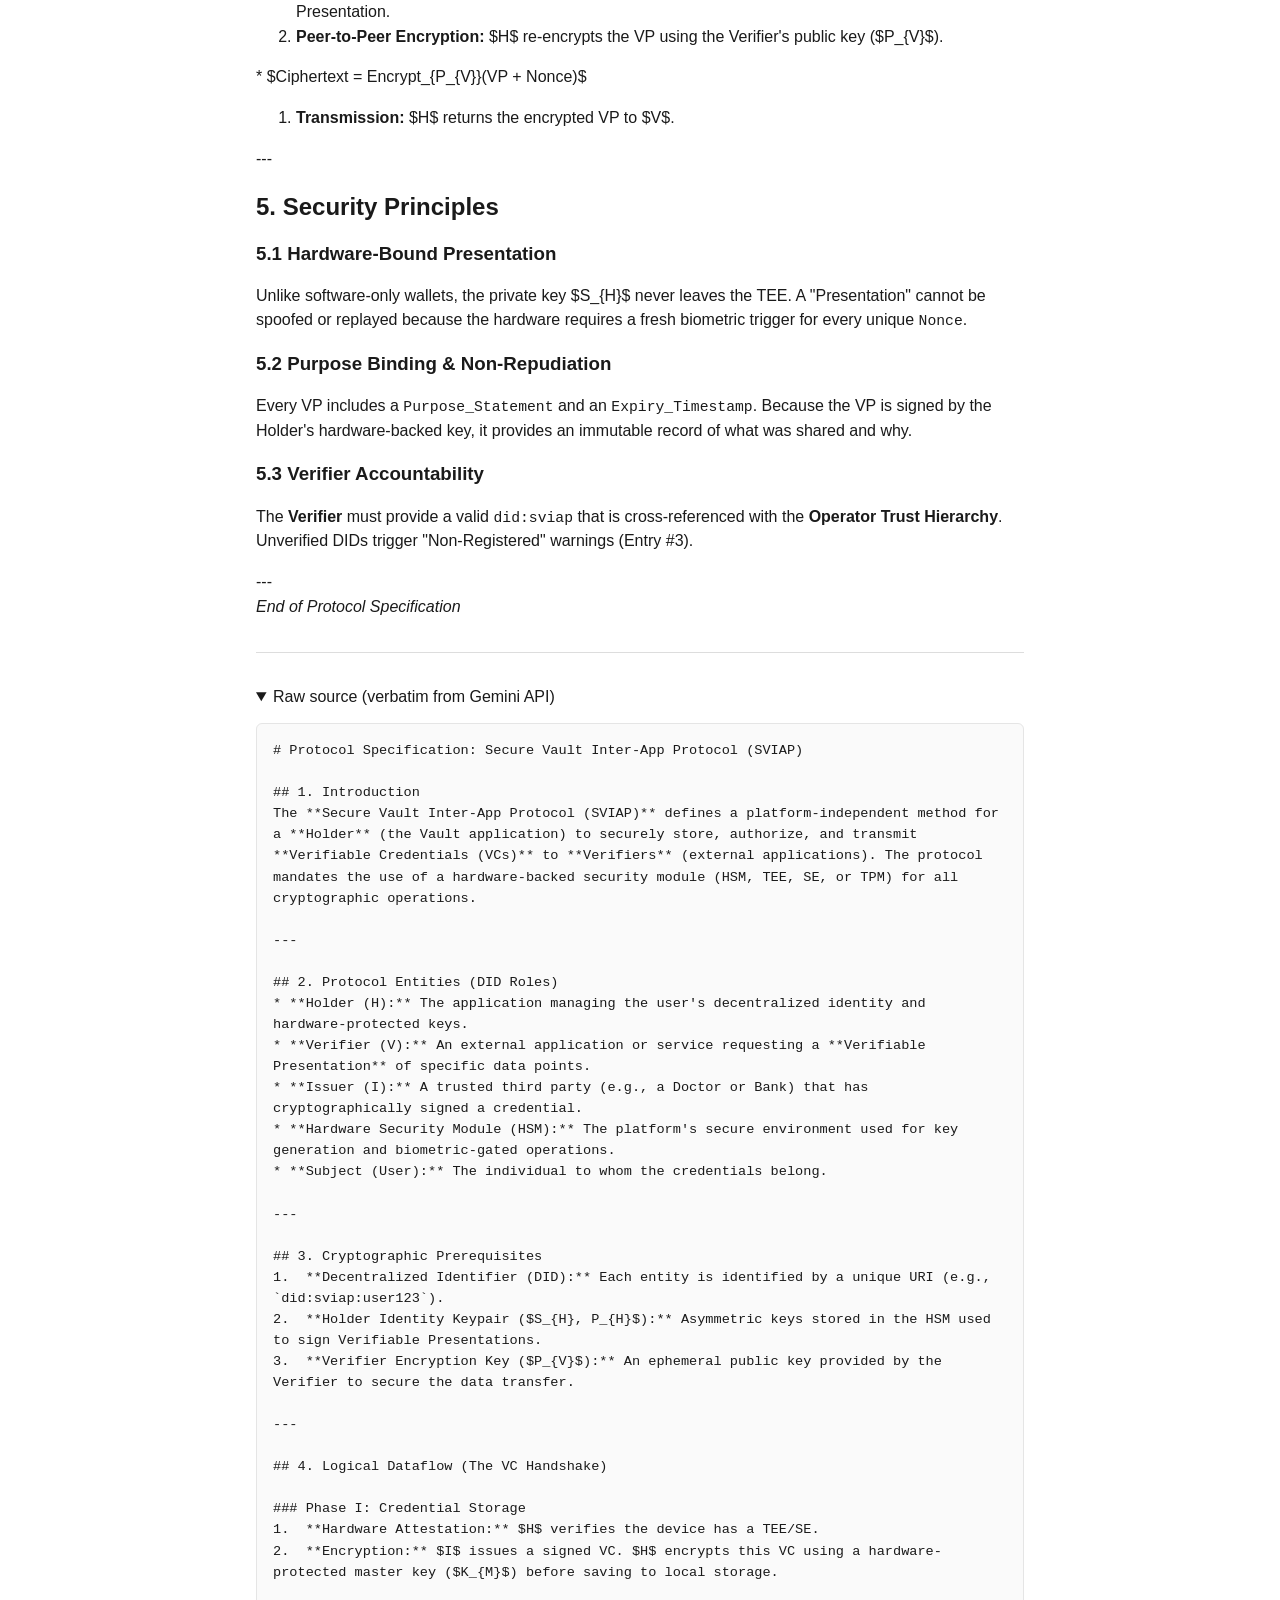
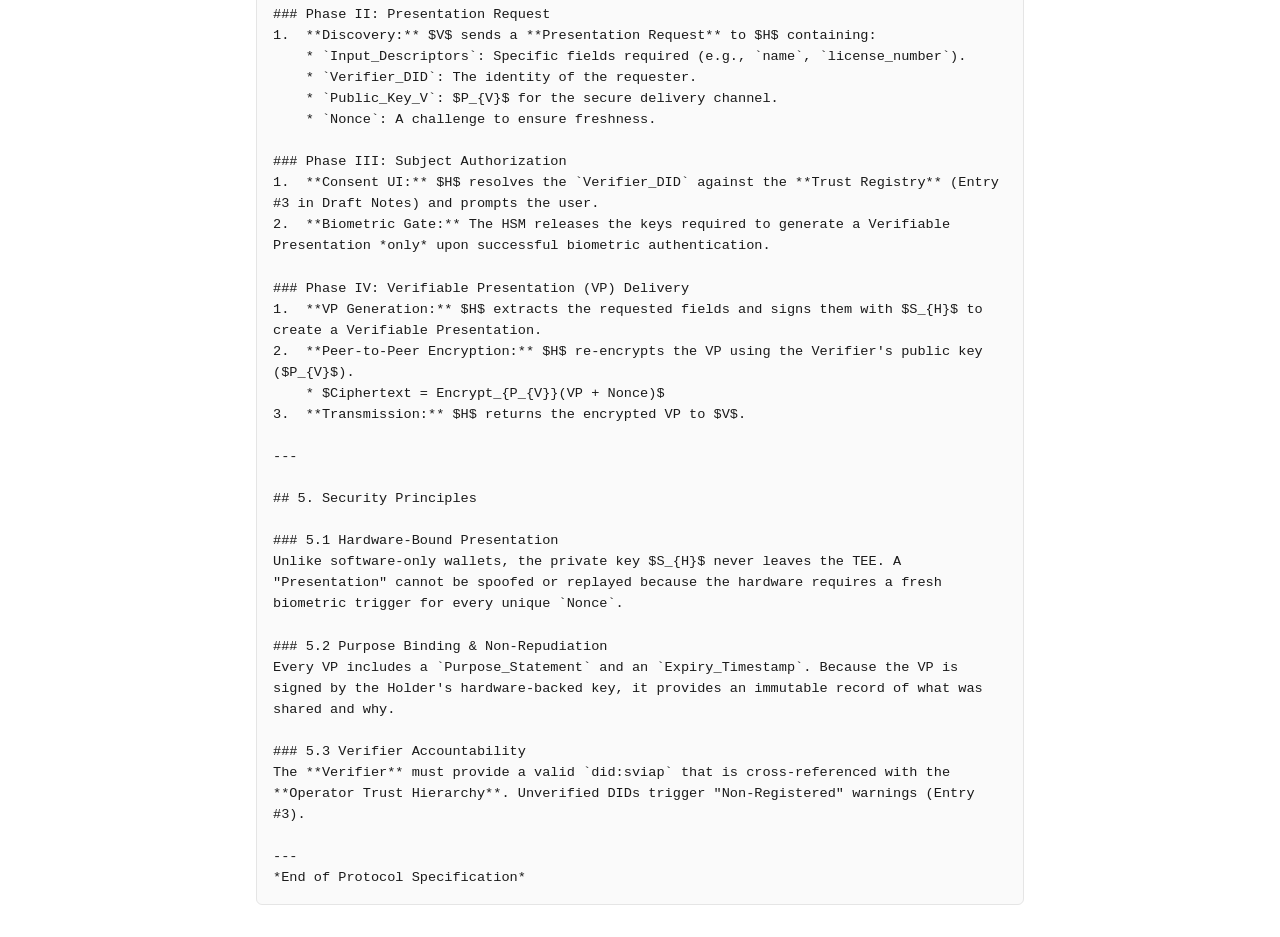
<file: gemini-export/canvas/secure-vault-inter-app-protocol-sviap.html>
<!DOCTYPE html>
<html lang="en">
<head>
<meta charset="utf-8">
<meta name="viewport" content="width=device-width, initial-scale=1">
<title>Secure Vault Inter-App Protocol (SVIAP)</title>
<style>
body { font-family: "IBM Plex Sans", "Segoe UI", sans-serif; max-width: 48rem; margin: 2rem auto; padding: 0 1rem; line-height: 1.55; color: #1a1a1a; }
h1,h2,h3,h4 { line-height: 1.25; }
pre { background: #f5f5f5; padding: .85rem 1rem; overflow-x: auto; border-radius: 6px; }
code { font-family: "IBM Plex Mono", ui-monospace, monospace; font-size: .92em; }
.meta { color: #666; font-size: .9rem; margin-bottom: 1.5rem; }
a { color: #1a73e8; }
hr { border: none; border-top: 1px solid #ddd; margin: 2rem 0; }
.source-md { white-space: pre-wrap; background: #fafafa; border: 1px solid #e5e5e5; padding: 1rem; border-radius: 6px; font-size: .85rem; }
.partial { background: #fff3cd; border: 1px solid #ffc107; padding: .85rem 1rem; border-radius: 8px; margin-bottom: 1.25rem; }
</style>
</head>
<body>
<p><a href="../index.html">← Back to transcript</a></p>
<h1>Secure Vault Inter-App Protocol (SVIAP)</h1>
<p class="meta">Extracted from Gemini batchexecute rpcid=hNvQHb for chat 32920e9e8337e92a; source=c_32920e9e8337e92a_sviap_protocol_v1.md; uuid=f6bd1c7e-285c-4d37-9f57-5fac0c06b2e9.</p>

<article class="canvas-body">
<h1>Protocol Specification: Secure Vault Inter-App Protocol (SVIAP)</h1>
<h2>1. Introduction</h2>
<p>The <strong>Secure Vault Inter-App Protocol (SVIAP)</strong> defines a platform-independent method for a <strong>Holder</strong> (the Vault application) to securely store, authorize, and transmit <strong>Verifiable Credentials (VCs)</strong> to <strong>Verifiers</strong> (external applications). The protocol mandates the use of a hardware-backed security module (HSM, TEE, SE, or TPM) for all cryptographic operations.</p>
<p>---</p>
<h2>2. Protocol Entities (DID Roles)</h2>
<ul>
<li><strong>Holder (H):</strong> The application managing the user&#x27;s decentralized identity and hardware-protected keys.</li>
<li><strong>Verifier (V):</strong> An external application or service requesting a <strong>Verifiable Presentation</strong> of specific data points.</li>
<li><strong>Issuer (I):</strong> A trusted third party (e.g., a Doctor or Bank) that has cryptographically signed a credential.</li>
<li><strong>Hardware Security Module (HSM):</strong> The platform&#x27;s secure environment used for key generation and biometric-gated operations.</li>
<li><strong>Subject (User):</strong> The individual to whom the credentials belong.</li>
</ul>
<p>---</p>
<h2>3. Cryptographic Prerequisites</h2>
<ol>
<li><strong>Decentralized Identifier (DID):</strong> Each entity is identified by a unique URI (e.g., <code>did:sviap:user123</code>).</li>
<li><strong>Holder Identity Keypair ($S_{H}, P_{H}$):</strong> Asymmetric keys stored in the HSM used to sign Verifiable Presentations.</li>
<li><strong>Verifier Encryption Key ($P_{V}$):</strong> An ephemeral public key provided by the Verifier to secure the data transfer.</li>
</ol>
<p>---</p>
<h2>4. Logical Dataflow (The VC Handshake)</h2>
<h3>Phase I: Credential Storage</h3>
<ol>
<li><strong>Hardware Attestation:</strong> $H$ verifies the device has a TEE/SE.</li>
<li><strong>Encryption:</strong> $I$ issues a signed VC. $H$ encrypts this VC using a hardware-protected master key ($K_{M}$) before saving to local storage.</li>
</ol>
<h3>Phase II: Presentation Request</h3>
<ol>
<li><strong>Discovery:</strong> $V$ sends a <strong>Presentation Request</strong> to $H$ containing:</li>
</ol>
<p>    * <code>Input_Descriptors</code>: Specific fields required (e.g., <code>name</code>, <code>license_number</code>).<br>
    * <code>Verifier_DID</code>: The identity of the requester.<br>
    * <code>Public_Key_V</code>: $P_{V}$ for the secure delivery channel.<br>
    * <code>Nonce</code>: A challenge to ensure freshness.</p>
<h3>Phase III: Subject Authorization</h3>
<ol>
<li><strong>Consent UI:</strong> $H$ resolves the <code>Verifier_DID</code> against the <strong>Trust Registry</strong> (Entry #3 in Draft Notes) and prompts the user.</li>
<li><strong>Biometric Gate:</strong> The HSM releases the keys required to generate a Verifiable Presentation <em>only</em> upon successful biometric authentication.</li>
</ol>
<h3>Phase IV: Verifiable Presentation (VP) Delivery</h3>
<ol>
<li><strong>VP Generation:</strong> $H$ extracts the requested fields and signs them with $S_{H}$ to create a Verifiable Presentation.</li>
<li><strong>Peer-to-Peer Encryption:</strong> $H$ re-encrypts the VP using the Verifier&#x27;s public key ($P_{V}$).</li>
</ol>
<p>    * $Ciphertext = Encrypt_{P_{V}}(VP + Nonce)$</p>
<ol>
<li><strong>Transmission:</strong> $H$ returns the encrypted VP to $V$.</li>
</ol>
<p>---</p>
<h2>5. Security Principles</h2>
<h3>5.1 Hardware-Bound Presentation</h3>
<p>Unlike software-only wallets, the private key $S_{H}$ never leaves the TEE. A &quot;Presentation&quot; cannot be spoofed or replayed because the hardware requires a fresh biometric trigger for every unique <code>Nonce</code>.</p>
<h3>5.2 Purpose Binding &amp; Non-Repudiation</h3>
<p>Every VP includes a <code>Purpose_Statement</code> and an <code>Expiry_Timestamp</code>. Because the VP is signed by the Holder&#x27;s hardware-backed key, it provides an immutable record of what was shared and why.</p>
<h3>5.3 Verifier Accountability</h3>
<p>The <strong>Verifier</strong> must provide a valid <code>did:sviap</code> that is cross-referenced with the <strong>Operator Trust Hierarchy</strong>. Unverified DIDs trigger &quot;Non-Registered&quot; warnings (Entry #3).</p>
<p>---<br>
<em>End of Protocol Specification</em></p>
</article>
<hr>
<details open>
<summary>Raw source (verbatim from Gemini API)</summary>
<pre class="source-md"># Protocol Specification: Secure Vault Inter-App Protocol (SVIAP)

## 1. Introduction
The **Secure Vault Inter-App Protocol (SVIAP)** defines a platform-independent method for a **Holder** (the Vault application) to securely store, authorize, and transmit **Verifiable Credentials (VCs)** to **Verifiers** (external applications). The protocol mandates the use of a hardware-backed security module (HSM, TEE, SE, or TPM) for all cryptographic operations.

---

## 2. Protocol Entities (DID Roles)
* **Holder (H):** The application managing the user&#x27;s decentralized identity and hardware-protected keys.
* **Verifier (V):** An external application or service requesting a **Verifiable Presentation** of specific data points.
* **Issuer (I):** A trusted third party (e.g., a Doctor or Bank) that has cryptographically signed a credential.
* **Hardware Security Module (HSM):** The platform&#x27;s secure environment used for key generation and biometric-gated operations.
* **Subject (User):** The individual to whom the credentials belong.

---

## 3. Cryptographic Prerequisites
1.  **Decentralized Identifier (DID):** Each entity is identified by a unique URI (e.g., `did:sviap:user123`).
2.  **Holder Identity Keypair ($S_{H}, P_{H}$):** Asymmetric keys stored in the HSM used to sign Verifiable Presentations.
3.  **Verifier Encryption Key ($P_{V}$):** An ephemeral public key provided by the Verifier to secure the data transfer.

---

## 4. Logical Dataflow (The VC Handshake)

### Phase I: Credential Storage
1.  **Hardware Attestation:** $H$ verifies the device has a TEE/SE.
2.  **Encryption:** $I$ issues a signed VC. $H$ encrypts this VC using a hardware-protected master key ($K_{M}$) before saving to local storage.

### Phase II: Presentation Request
1.  **Discovery:** $V$ sends a **Presentation Request** to $H$ containing:
    * `Input_Descriptors`: Specific fields required (e.g., `name`, `license_number`).
    * `Verifier_DID`: The identity of the requester.
    * `Public_Key_V`: $P_{V}$ for the secure delivery channel.
    * `Nonce`: A challenge to ensure freshness.

### Phase III: Subject Authorization
1.  **Consent UI:** $H$ resolves the `Verifier_DID` against the **Trust Registry** (Entry #3 in Draft Notes) and prompts the user.
2.  **Biometric Gate:** The HSM releases the keys required to generate a Verifiable Presentation *only* upon successful biometric authentication.

### Phase IV: Verifiable Presentation (VP) Delivery
1.  **VP Generation:** $H$ extracts the requested fields and signs them with $S_{H}$ to create a Verifiable Presentation.
2.  **Peer-to-Peer Encryption:** $H$ re-encrypts the VP using the Verifier&#x27;s public key ($P_{V}$).
    * $Ciphertext = Encrypt_{P_{V}}(VP + Nonce)$
3.  **Transmission:** $H$ returns the encrypted VP to $V$.

---

## 5. Security Principles

### 5.1 Hardware-Bound Presentation
Unlike software-only wallets, the private key $S_{H}$ never leaves the TEE. A &quot;Presentation&quot; cannot be spoofed or replayed because the hardware requires a fresh biometric trigger for every unique `Nonce`.

### 5.2 Purpose Binding &amp; Non-Repudiation
Every VP includes a `Purpose_Statement` and an `Expiry_Timestamp`. Because the VP is signed by the Holder&#x27;s hardware-backed key, it provides an immutable record of what was shared and why.

### 5.3 Verifier Accountability
The **Verifier** must provide a valid `did:sviap` that is cross-referenced with the **Operator Trust Hierarchy**. Unverified DIDs trigger &quot;Non-Registered&quot; warnings (Entry #3).

---
*End of Protocol Specification*</pre>
</details>
</body>
</html>
</file>
<file: slides/style.css>
/* CLAVIS slide deck — vault atmosphere, cross-platform identity */

* { box-sizing: border-box; }
[hidden] { display: none !important; }
p { margin: 0 0 14px; }

:root {
    --ink: #070b10;
    --panel: rgba(14, 22, 32, 0.72);
    --panel-border: rgba(62, 207, 190, 0.14);
    --text: #d7e0ea;
    --muted: #8b9aab;
    --title: #3ecfbe;
    --heading: #f2f6fa;
    --accent: #3ecfbe;
    --accent-2: #7eb8ff;
    --warn: #e8a87c;
    --danger: #f07178;
    --ok: #5ee0a8;
    --mono: "JetBrains Mono", ui-monospace, monospace;
    --display: "Syne", sans-serif;
    --body: "Public Sans", sans-serif;
}

body {
    background-color: var(--ink);
    margin: 0;
    overflow: hidden;
    height: 100vh;
    width: 100vw;
    font-family: var(--body);
}

.slide-container {
    align-items: flex-start;
    background-color: transparent;
    display: flex;
    flex-direction: column;
    height: 720px;
    justify-content: flex-start;
    padding: 56px 64px;
    position: relative;
    width: 1280px;
    z-index: 10;
    font-family: var(--body);
}
.slide-container > * { position: relative; z-index: 1; }

.slide-container h1,
.slide-container h2,
.slide-container h3 {
    color: var(--heading);
    font-family: var(--display);
    margin: 0;
}

.slide-container .slide-title {
    color: var(--title);
    font-size: 42px;
    font-weight: 700;
    letter-spacing: -0.02em;
    margin-bottom: 18px;
    text-align: left;
    width: 100%;
}

.slide-container h3 {
    color: var(--accent-2);
    font-size: 26px;
    font-weight: 600;
    margin-bottom: 12px;
}

.slide-container p,
.slide-container li,
.slide-container th,
.slide-container td {
    color: var(--text);
    font-size: 21px;
    line-height: 1.45;
}

.slide-container .subtitle {
    color: var(--muted);
    font-size: 23px;
    font-weight: 400;
    margin: -6px 0 28px;
    max-width: 980px;
}

.slide-container .content-area {
    align-items: center;
    display: flex;
    flex-direction: column;
    flex-grow: 1;
    justify-content: center;
    width: 100%;
}

.slide-container code,
.slide-container .mono {
    font-family: var(--mono);
    font-size: 0.88em;
    color: var(--accent);
}

.slide-kicker {
    color: var(--muted);
    font-family: var(--mono);
    font-size: 13px;
    letter-spacing: 0.16em;
    text-transform: uppercase;
    margin-bottom: 10px;
}

.badge {
    display: inline-flex;
    align-items: center;
    gap: 8px;
    border: 1px solid rgba(62, 207, 190, 0.35);
    background: rgba(62, 207, 190, 0.08);
    color: var(--accent);
    padding: 7px 14px;
    border-radius: 999px;
    font-size: 14px;
    font-weight: 600;
    letter-spacing: 0.08em;
    text-transform: uppercase;
}

.badge.warn {
    border-color: rgba(232, 168, 124, 0.4);
    background: rgba(232, 168, 124, 0.08);
    color: var(--warn);
}

.badge.muted {
    border-color: rgba(139, 154, 171, 0.35);
    background: rgba(139, 154, 171, 0.08);
    color: var(--muted);
}

.speculate {
    border-left: 3px solid var(--warn);
    padding-left: 14px;
    color: var(--muted);
    font-size: 18px !important;
}

/* Title */
.title-layout {
    align-items: flex-start;
    display: flex;
    flex-direction: column;
    justify-content: center;
    height: 100%;
    text-align: left;
    width: 100%;
    gap: 18px;
}
.hero-title {
    display: flex;
    flex-direction: column;
    gap: 10px;
}
.hero-primary {
    font-family: var(--display);
    font-size: 118px;
    font-weight: 800;
    line-height: 0.92;
    letter-spacing: -0.04em;
    color: var(--heading);
    background: linear-gradient(120deg, #f2f6fa 20%, #3ecfbe 70%, #7eb8ff 100%);
    -webkit-background-clip: text;
    background-clip: text;
    -webkit-text-fill-color: transparent;
}
.hero-secondary {
    font-family: var(--display);
    font-size: 34px;
    font-weight: 600;
    color: var(--heading);
    max-width: 900px;
    line-height: 1.2;
}
.hero-expand {
    font-family: var(--mono);
    font-size: 15px;
    letter-spacing: 0.08em;
    color: var(--muted);
    text-transform: uppercase;
}
.title-meta {
    display: flex;
    gap: 12px;
    flex-wrap: wrap;
    margin-top: 10px;
}

/* Layouts */
.two-column {
    align-items: stretch;
    display: grid;
    grid-template-columns: 1.15fr 1fr;
    gap: 40px;
    width: 100%;
}
.two-column.equal { grid-template-columns: 1fr 1fr; }
.two-column.thirds { grid-template-columns: 1fr 1fr 1fr; gap: 22px; }
.two-column ul { list-style: none; padding: 0; margin: 0; }
.two-column li {
    margin-bottom: 14px;
    position: relative;
    padding-left: 28px;
}
.two-column li::before {
    content: "";
    position: absolute;
    left: 0;
    top: 0.55em;
    width: 10px;
    height: 10px;
    border-radius: 2px;
    background: var(--accent);
    box-shadow: 0 0 0 3px rgba(62, 207, 190, 0.15);
}

.tiled-content {
    display: flex;
    gap: 20px;
    width: 100%;
    justify-content: center;
    align-items: stretch;
}
.tiled-content.wrap { flex-wrap: wrap; }
.tiled-content.col { flex-direction: column; }

.tile {
    background: var(--panel);
    border: 1px solid var(--panel-border);
    border-radius: 14px;
    padding: 28px 24px;
    flex: 1;
    min-width: 0;
    display: flex;
    flex-direction: column;
    backdrop-filter: blur(8px);
}
.tile .icon {
    color: var(--accent);
    font-size: 34px;
    margin-bottom: 14px;
}
.tile h3 { font-size: 22px; margin-bottom: 10px; }
.tile p { font-size: 18px; margin-bottom: 0; color: var(--text); }
.tile.alert { border-color: rgba(240, 113, 120, 0.35); }
.tile.alert .icon { color: var(--danger); }
.tile.warn { border-color: rgba(232, 168, 124, 0.35); }
.tile.warn .icon { color: var(--warn); }
.tile.ok { border-color: rgba(94, 224, 168, 0.3); }

.panel {
    background: var(--panel);
    border: 1px solid var(--panel-border);
    border-radius: 14px;
    padding: 28px;
    width: 100%;
}

.bullet-list { width: 100%; }
.bullet-list ul { list-style: none; padding: 0; margin: 0; }
.bullet-list li {
    display: flex;
    gap: 16px;
    align-items: flex-start;
    margin-bottom: 18px;
    font-size: 22px;
}
.bullet-list li i {
    color: var(--accent);
    margin-top: 4px;
    width: 28px;
    text-align: center;
}

.table-layout {
    width: 100%;
    background: var(--panel);
    border-radius: 12px;
    border: 1px solid var(--panel-border);
    overflow: hidden;
}
.table-layout table { border-collapse: collapse; width: 100%; }
.table-layout th,
.table-layout td {
    border-bottom: 1px solid rgba(139, 154, 171, 0.12);
    padding: 16px 22px;
    text-align: left;
    font-size: 18px;
}
.table-layout th {
    background: rgba(8, 14, 22, 0.85);
    color: var(--accent);
    font-size: 15px;
    font-weight: 700;
    letter-spacing: 0.06em;
    text-transform: uppercase;
    font-family: var(--display);
}
.table-layout tr:last-child td { border-bottom: none; }
.table-layout td strong { color: var(--heading); }

.agenda-grid {
    display: grid;
    grid-template-columns: 1fr 1fr;
    gap: 14px 40px;
    width: 100%;
}
.agenda-item {
    display: flex;
    gap: 14px;
    align-items: baseline;
    padding: 10px 0;
    border-bottom: 1px solid rgba(139, 154, 171, 0.12);
}
.agenda-num {
    font-family: var(--mono);
    color: var(--accent);
    font-size: 14px;
    min-width: 28px;
}
.agenda-item span { font-size: 20px; color: var(--text); }

.flow-row {
    display: flex;
    align-items: stretch;
    gap: 12px;
    width: 100%;
}
.flow-step {
    flex: 1;
    background: var(--panel);
    border: 1px solid var(--panel-border);
    border-radius: 12px;
    padding: 20px 16px;
    text-align: left;
}
.flow-step .step-num {
    font-family: var(--mono);
    color: var(--accent);
    font-size: 13px;
    letter-spacing: 0.08em;
    margin-bottom: 8px;
}
.flow-step h3 { font-size: 20px; margin-bottom: 8px; }
.flow-step p { font-size: 16px; margin: 0; color: var(--muted); }
.flow-arrow {
    display: flex;
    align-items: center;
    color: var(--muted);
    font-size: 18px;
    flex-shrink: 0;
}

.roles-grid {
    display: grid;
    grid-template-columns: repeat(4, 1fr);
    gap: 16px;
    width: 100%;
}
.role-card {
    background: var(--panel);
    border: 1px solid var(--panel-border);
    border-radius: 14px;
    padding: 24px 18px;
    text-align: center;
}
.role-card .icon { font-size: 32px; color: var(--accent); margin-bottom: 12px; }
.role-card h3 { font-size: 22px; margin-bottom: 8px; color: var(--heading); }
.role-card p { font-size: 16px; margin: 0; color: var(--muted); }
.role-card.holder {
    border-color: rgba(62, 207, 190, 0.45);
    box-shadow: 0 0 0 1px rgba(62, 207, 190, 0.12), 0 18px 40px rgba(0,0,0,0.25);
}

.platform-row {
    display: grid;
    grid-template-columns: repeat(4, 1fr);
    gap: 16px;
    width: 100%;
    margin-bottom: 24px;
}
.platform-chip {
    background: var(--panel);
    border: 1px solid var(--panel-border);
    border-radius: 12px;
    padding: 22px 14px;
    text-align: center;
}
.platform-chip .icon { font-size: 28px; color: var(--accent-2); margin-bottom: 10px; }
.platform-chip strong { display: block; color: var(--heading); font-size: 20px; margin-bottom: 6px; }
.platform-chip span { color: var(--muted); font-size: 15px; }

.store-diagram {
    display: grid;
    grid-template-columns: 0.9fr 1.1fr;
    gap: 24px;
    width: 100%;
}
.index-box, .blob-grid {
    background: var(--panel);
    border: 1px solid var(--panel-border);
    border-radius: 14px;
    padding: 24px;
}
.blob-list {
    display: grid;
    grid-template-columns: 1fr 1fr;
    gap: 12px;
}
.blob {
    border: 1px dashed rgba(62, 207, 190, 0.35);
    border-radius: 10px;
    padding: 16px;
    text-align: center;
    font-size: 16px;
    color: var(--text);
    background: rgba(62, 207, 190, 0.04);
}
.blob strong { display: block; color: var(--accent); font-size: 13px; letter-spacing: 0.06em; margin-bottom: 4px; font-family: var(--mono); }

.merkle-visual {
    background: var(--panel);
    border: 1px solid var(--panel-border);
    border-radius: 14px;
    padding: 24px;
    text-align: center;
}
.tree-root {
    display: inline-block;
    background: rgba(62, 207, 190, 0.18);
    border: 1px solid rgba(62, 207, 190, 0.45);
    color: var(--accent);
    padding: 10px 18px;
    border-radius: 8px;
    font-family: var(--mono);
    font-weight: 600;
    margin-bottom: 18px;
}
.tree-branches {
    display: grid;
    grid-template-columns: 1fr 1fr;
    gap: 10px;
}
.branch {
    padding: 14px;
    border-radius: 8px;
    font-size: 16px;
    border: 1px solid rgba(139, 154, 171, 0.25);
}
.branch.exposed {
    border-color: rgba(126, 184, 255, 0.5);
    background: rgba(126, 184, 255, 0.1);
    color: var(--heading);
}
.branch.hidden {
    border-color: rgba(240, 113, 120, 0.35);
    background: rgba(240, 113, 120, 0.08);
    color: var(--muted);
    text-decoration: line-through;
}

.terminal-box {
    background: #05080c;
    border-radius: 10px;
    border: 1px solid rgba(62, 207, 190, 0.2);
    overflow: hidden;
    font-family: var(--mono);
    width: 100%;
}
.terminal-header {
    background: rgba(14, 22, 32, 0.95);
    padding: 10px 14px;
    color: var(--muted);
    font-size: 13px;
    border-bottom: 1px solid rgba(62, 207, 190, 0.12);
}
.terminal-box pre {
    padding: 18px;
    margin: 0;
    color: #8fe7d5;
    font-size: 14px;
    line-height: 1.45;
    overflow: auto;
    max-height: 420px;
}

.trust-tiers {
    display: grid;
    grid-template-columns: repeat(3, 1fr);
    gap: 18px;
    width: 100%;
}
.tier {
    border-radius: 14px;
    padding: 26px 22px;
    background: var(--panel);
    border: 1px solid var(--panel-border);
}
.tier.trusted { border-color: rgba(94, 224, 168, 0.4); }
.tier.registered { border-color: rgba(126, 184, 255, 0.4); }
.tier.nonreg { border-color: rgba(232, 168, 124, 0.45); }
.tier .tier-label {
    font-family: var(--mono);
    font-size: 12px;
    letter-spacing: 0.12em;
    text-transform: uppercase;
    margin-bottom: 10px;
}
.tier.trusted .tier-label { color: var(--ok); }
.tier.registered .tier-label { color: var(--accent-2); }
.tier.nonreg .tier-label { color: var(--warn); }
.tier h3 { font-size: 24px; margin-bottom: 10px; color: var(--heading); }
.tier p { font-size: 17px; margin: 0; color: var(--muted); }

.compare {
    display: grid;
    grid-template-columns: 1fr 1fr;
    gap: 20px;
    width: 100%;
}
.compare-col {
    background: var(--panel);
    border: 1px solid var(--panel-border);
    border-radius: 14px;
    padding: 28px;
}
.compare-col.bad { border-color: rgba(240, 113, 120, 0.3); }
.compare-col.good { border-color: rgba(62, 207, 190, 0.35); }
.compare-col h3 { margin-bottom: 14px; }
.compare-col.bad h3 { color: var(--danger); }
.compare-col.good h3 { color: var(--accent); }

.section-divider {
    width: 100%;
    height: 100%;
    display: flex;
    flex-direction: column;
    justify-content: center;
    gap: 16px;
}
.section-divider .section-num {
    font-family: var(--mono);
    color: var(--accent);
    letter-spacing: 0.14em;
    font-size: 16px;
}
.section-divider h2 {
    font-size: 64px;
    line-height: 1.05;
    letter-spacing: -0.03em;
    max-width: 900px;
}
.section-divider p {
    font-size: 24px;
    color: var(--muted);
    max-width: 720px;
}

.qa-layout {
    margin: auto;
    text-align: center;
    width: 100%;
}
.qa-layout h2 {
    color: var(--heading);
    font-size: 72px;
    margin-bottom: 18px;
    letter-spacing: -0.03em;
}
.qa-layout p { font-size: 26px; color: var(--muted); }

.footnote {
    margin-top: auto;
    padding-top: 16px;
    font-size: 14px !important;
    color: var(--muted) !important;
}

/* Presentation chrome */
#presentation-viewport {
    position: relative;
    width: 100vw;
    height: 100vh;
    overflow: hidden;
    perspective: 1000px;
}

.slide-wrapper {
    position: absolute;
    top: 0; left: 0;
    width: 100%; height: 100%;
    display: flex;
    justify-content: center;
    align-items: center;
    opacity: 0;
    visibility: hidden;
    transition: opacity 0.7s ease, transform 0.7s ease;
    z-index: 1;
    transform: translateY(100%);
    background-color: #070b10;
    overflow: hidden;
}
.slide-wrapper::before {
    content: "";
    position: absolute;
    inset: 0;
    background:
        radial-gradient(ellipse at 12% 18%, rgba(62, 207, 190, 0.11), transparent 42%),
        radial-gradient(ellipse at 88% 78%, rgba(126, 184, 255, 0.08), transparent 45%),
        linear-gradient(180deg, rgba(255,255,255,0.015), transparent 40%);
    z-index: 0;
    pointer-events: none;
}
.slide-wrapper::after {
    content: "";
    position: absolute;
    inset: 0;
    background-image:
        linear-gradient(rgba(62, 207, 190, 0.035) 1px, transparent 1px),
        linear-gradient(90deg, rgba(62, 207, 190, 0.035) 1px, transparent 1px);
    background-size: 48px 48px;
    mask-image: radial-gradient(ellipse at center, black 20%, transparent 75%);
    opacity: 0.45;
    z-index: 0;
    pointer-events: none;
}
.slide-wrapper.prev { transform: translateY(-100%); opacity: 0; visibility: hidden; }
.slide-wrapper.active { opacity: 1; visibility: visible; z-index: 10; transform: translateY(0); }
.slide-wrapper.next { transform: translateY(100%); opacity: 0; visibility: hidden; }
.slide-container {
    margin: 0 !important;
    transform-origin: center center;
    position: absolute !important;
}

.nav-btn {
    position: fixed;
    left: 50%;
    transform: translateX(-50%);
    z-index: 50;
    background: rgba(255,255,255,0.08);
    color: #fff;
    width: 46px; height: 46px;
    border-radius: 50%;
    display: flex;
    justify-content: center;
    align-items: center;
    cursor: pointer;
    transition: background 0.3s;
    font-size: 20px;
}
.nav-btn:hover { background: rgba(62, 207, 190, 0.28); }
.nav-up { top: 18px; }
.nav-down { bottom: 18px; }

#menu-toggle {
    position: fixed;
    top: 14px;
    left: 28px;
    z-index: 1001;
    background: none;
    border: none;
    color: #F8FAFC;
    font-size: 26px;
    cursor: pointer;
    transition: transform 0.3s;
}
#menu-toggle:hover { transform: scale(1.08); }

#dots-container {
    position: fixed;
    left: 36px;
    top: 50%;
    transform: translateY(-50%);
    z-index: 990;
    display: flex;
    flex-direction: column;
    gap: 14px;
    transition: opacity 0.3s, left 0.4s;
    max-height: 70vh;
    overflow: hidden;
}
body.drawer-open #dots-container {
    opacity: 0;
    left: -50px;
    pointer-events: none;
}
.dot {
    width: 8px; height: 8px;
    border-radius: 50%;
    background: rgba(255, 255, 255, 0.28);
    cursor: pointer;
    transition: all 0.25s ease;
    flex-shrink: 0;
}
.dot.active {
    background: var(--accent);
    transform: scale(1.45);
    box-shadow: 0 0 10px rgba(62, 207, 190, 0.45);
}

#sidebar {
    position: fixed;
    left: -290px;
    top: 0;
    width: 260px;
    height: 100vh;
    background: rgba(7, 11, 16, 0.97);
    backdrop-filter: blur(16px);
    z-index: 100;
    transition: left 0.4s cubic-bezier(0.16, 1, 0.3, 1);
    border-right: 1px solid rgba(62, 207, 190, 0.12);
    display: flex;
    flex-direction: column;
    box-shadow: 10px 0 30px rgba(0,0,0,0.5);
}
#sidebar.open { left: 0; }
.sidebar-header {
    min-height: 54px;
    padding: 15px 14px 12px;
    border-bottom: 1px solid rgba(255,255,255,0.08);
    display: flex;
    justify-content: flex-end;
    align-items: center;
}
.sidebar-actions {
    display: flex;
    align-items: center;
    gap: 6px;
    width: 100%;
    justify-content: flex-end;
}
.sidebar-btn {
    background: rgba(30, 41, 59, 0.9);
    border: 1px solid rgba(148, 163, 184, 0.18);
    border-radius: 999px;
    color: #CBD5E1;
    cursor: pointer;
    font-family: var(--body);
    font-size: 9px;
    font-weight: 600;
    letter-spacing: 0.08em;
    padding: 6px 8px;
    text-transform: uppercase;
}
.sidebar-btn.icon-btn {
    display: inline-flex;
    align-items: center;
    justify-content: center;
    width: 29px;
    padding: 6px;
}
.sidebar-btn.is-primary {
    background: rgba(62, 207, 190, 0.18);
    border-color: rgba(62, 207, 190, 0.35);
}
.sidebar-btn.is-active {
    background: rgba(62, 207, 190, 0.22);
    border-color: rgba(62, 207, 190, 0.45);
}
.sidebar-reorder-hint,
.sidebar-status {
    border-bottom: 1px solid rgba(255,255,255,0.08);
    color: #94A3B8;
    font-size: 10px;
    line-height: 1.45;
    padding: 8px 15px;
}
.sidebar-status.is-success { color: #86EFAC; }
.sidebar-status.is-error { color: #FCA5A5; }

#sidebar-thumbnails {
    padding: 15px;
    overflow-y: auto;
    display: flex;
    flex-direction: column;
    gap: 10px;
    flex-grow: 1;
}
#sidebar-thumbnails::-webkit-scrollbar { width: 6px; }
#sidebar-thumbnails::-webkit-scrollbar-thumb { background: #334155; border-radius: 3px; }

.thumbnail {
    background: #101821;
    border-radius: 6px;
    padding: 10px;
    cursor: pointer;
    border: 2px solid transparent;
    color: #CBD5E1;
    display: flex;
    align-items: center;
    gap: 9px;
    font-family: var(--body);
}
.thumbnail.active {
    border-color: var(--accent);
    background: #0a1218;
    color: #fff;
}
.thumbnail.reorderable { cursor: grab; }
.thumbnail.dragging { opacity: 0.45; }
.thumbnail.drop-before { box-shadow: inset 0 3px 0 var(--accent); }
.thumbnail.drop-after { box-shadow: inset 0 -3px 0 var(--accent); }
.thumbnail .thumb-drag {
    color: #94A3B8;
    display: flex;
    width: 12px;
    font-size: 12px;
}
.thumbnail .thumb-number {
    background: #1E293B;
    padding: 4px 8px;
    border-radius: 5px;
    font-weight: 700;
    font-size: 11px;
    color: #F8FAFC;
    flex-shrink: 0;
}
.thumbnail .thumb-title {
    white-space: nowrap;
    overflow: hidden;
    text-overflow: ellipsis;
    font-size: 11px;
    min-width: 0;
    flex: 1;
}
</file>
